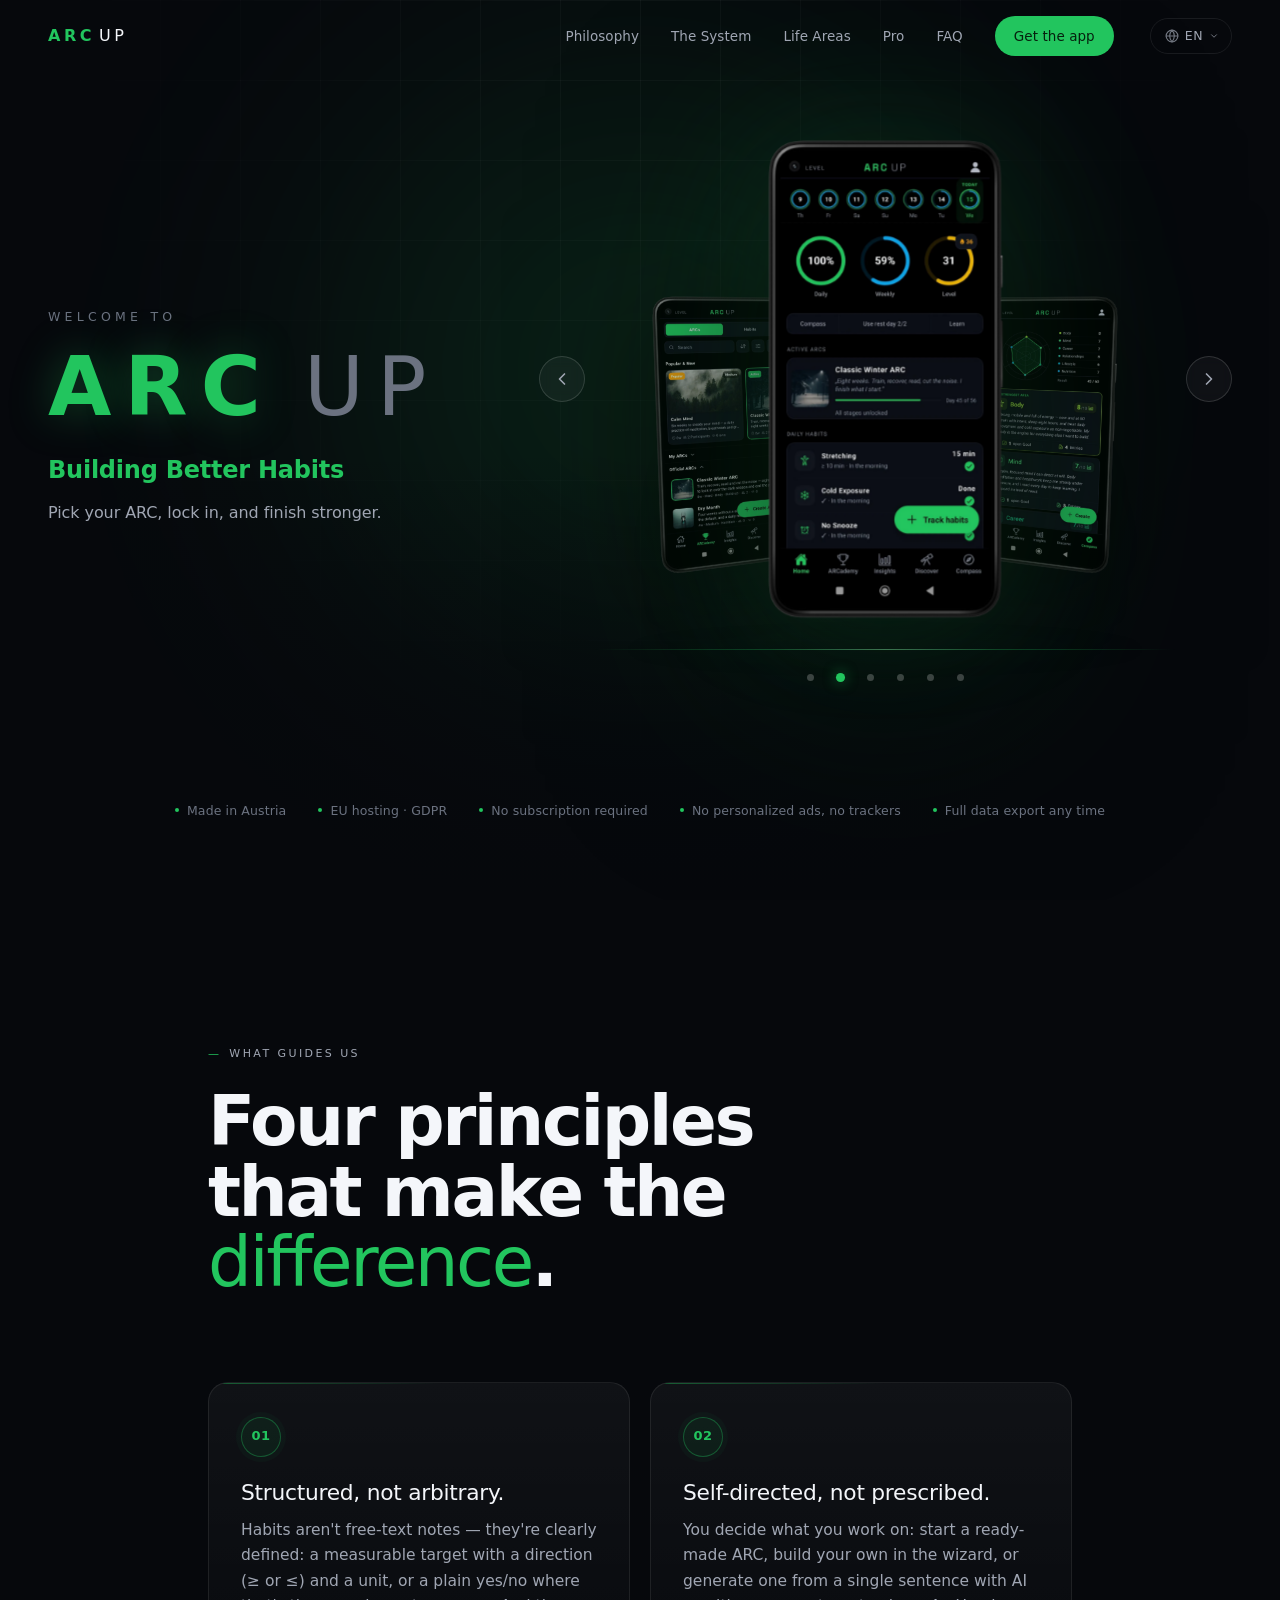
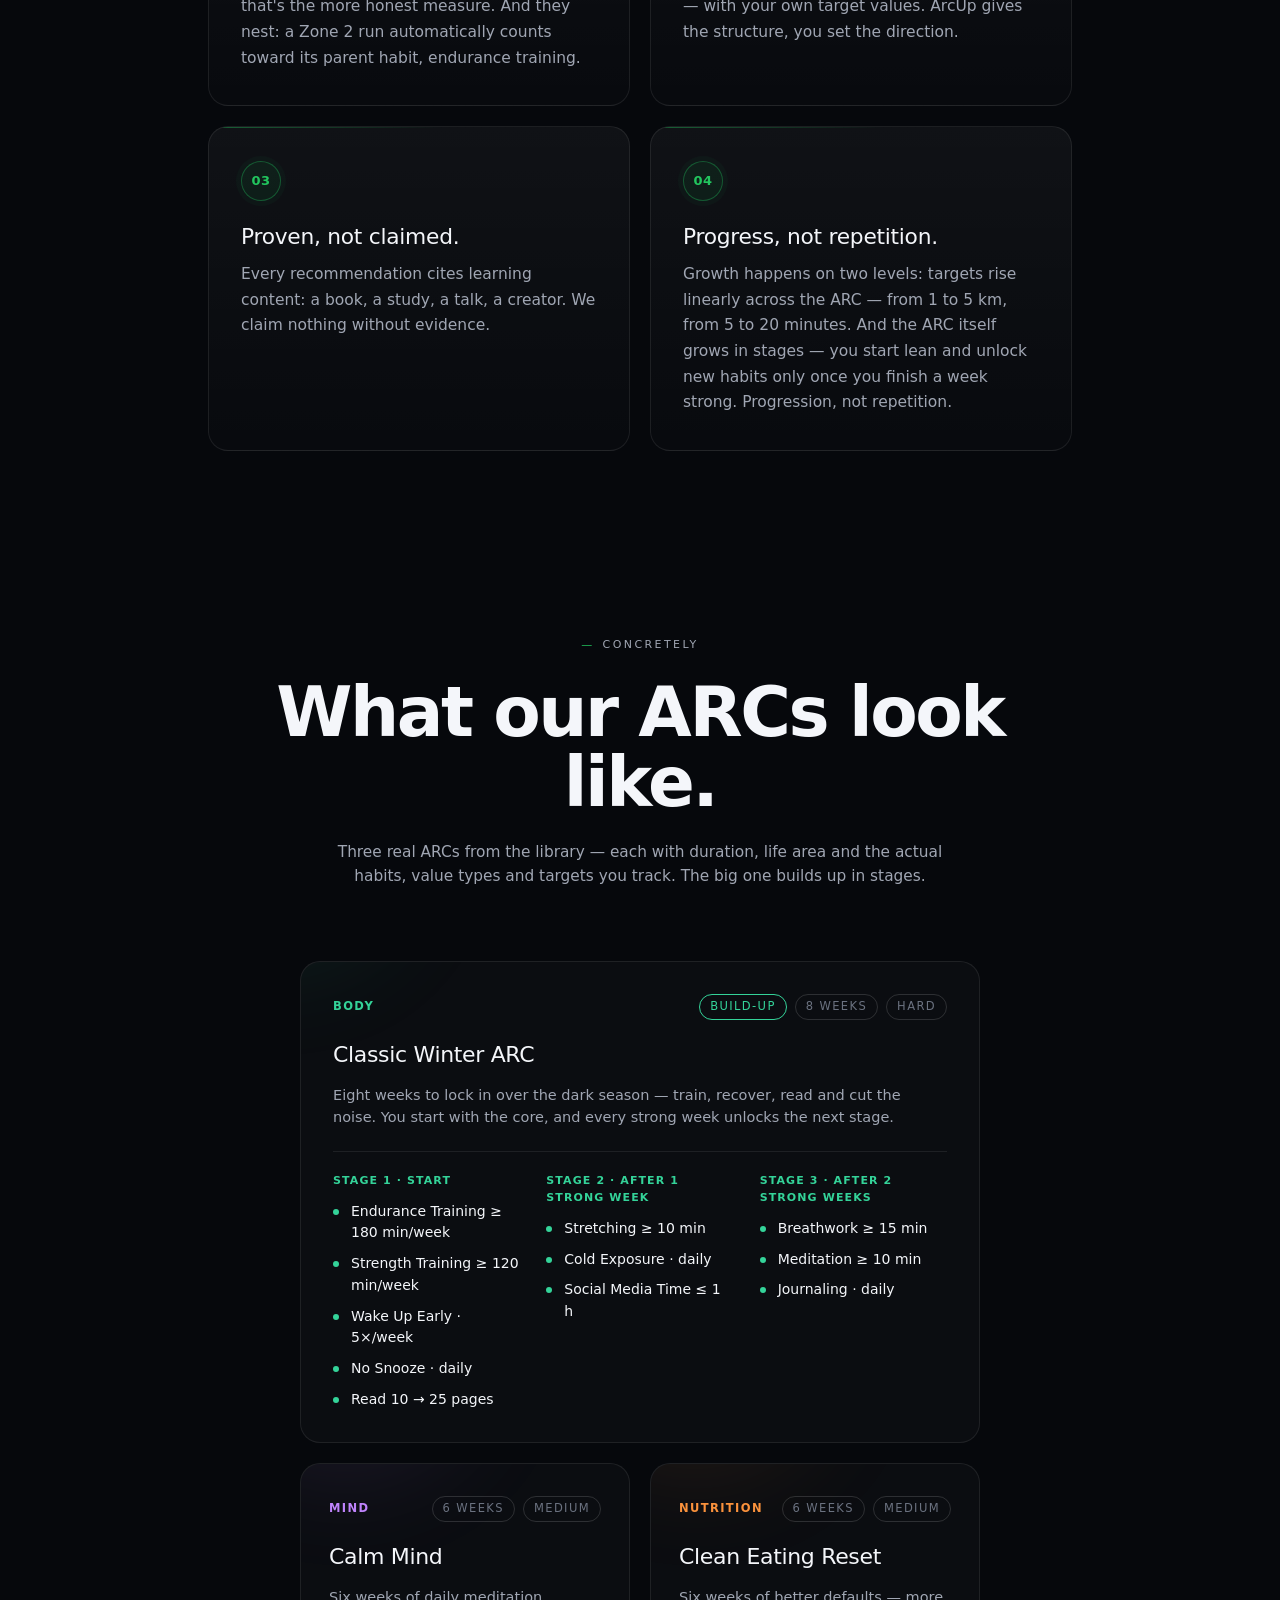
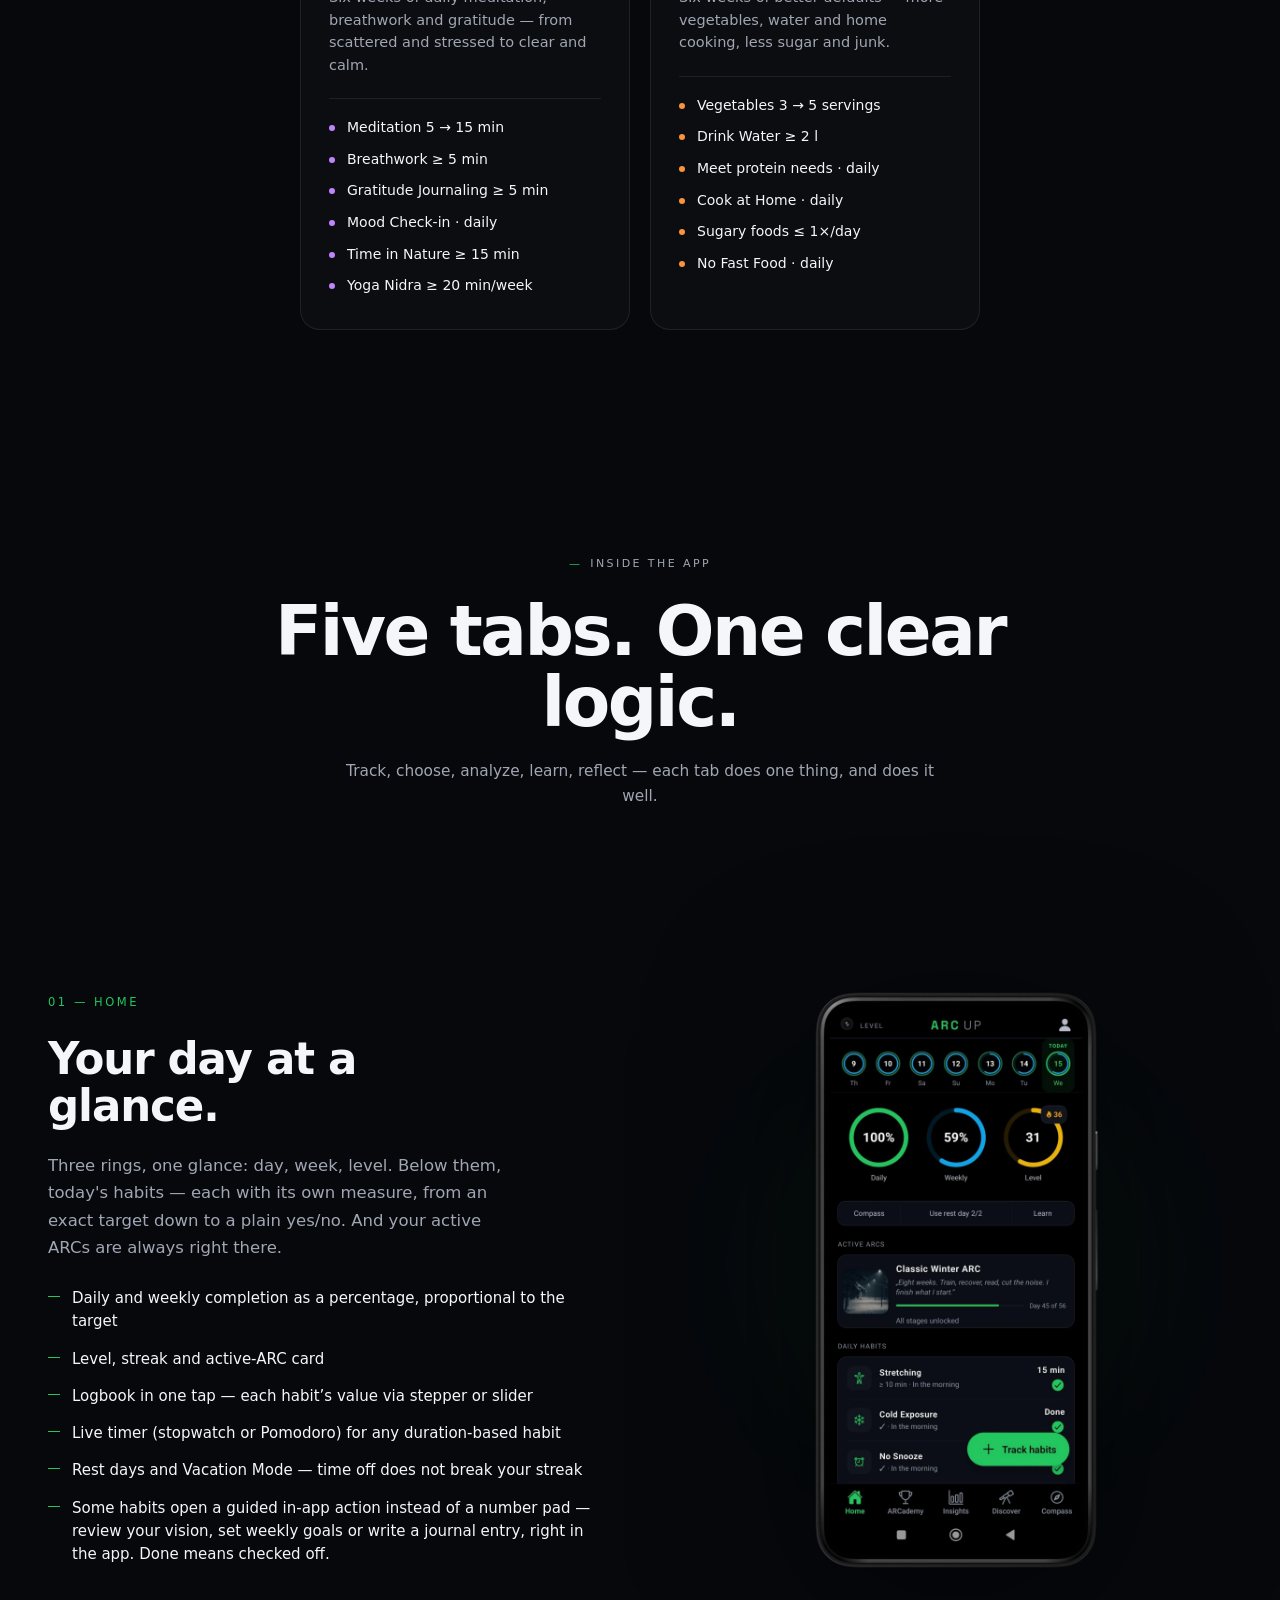
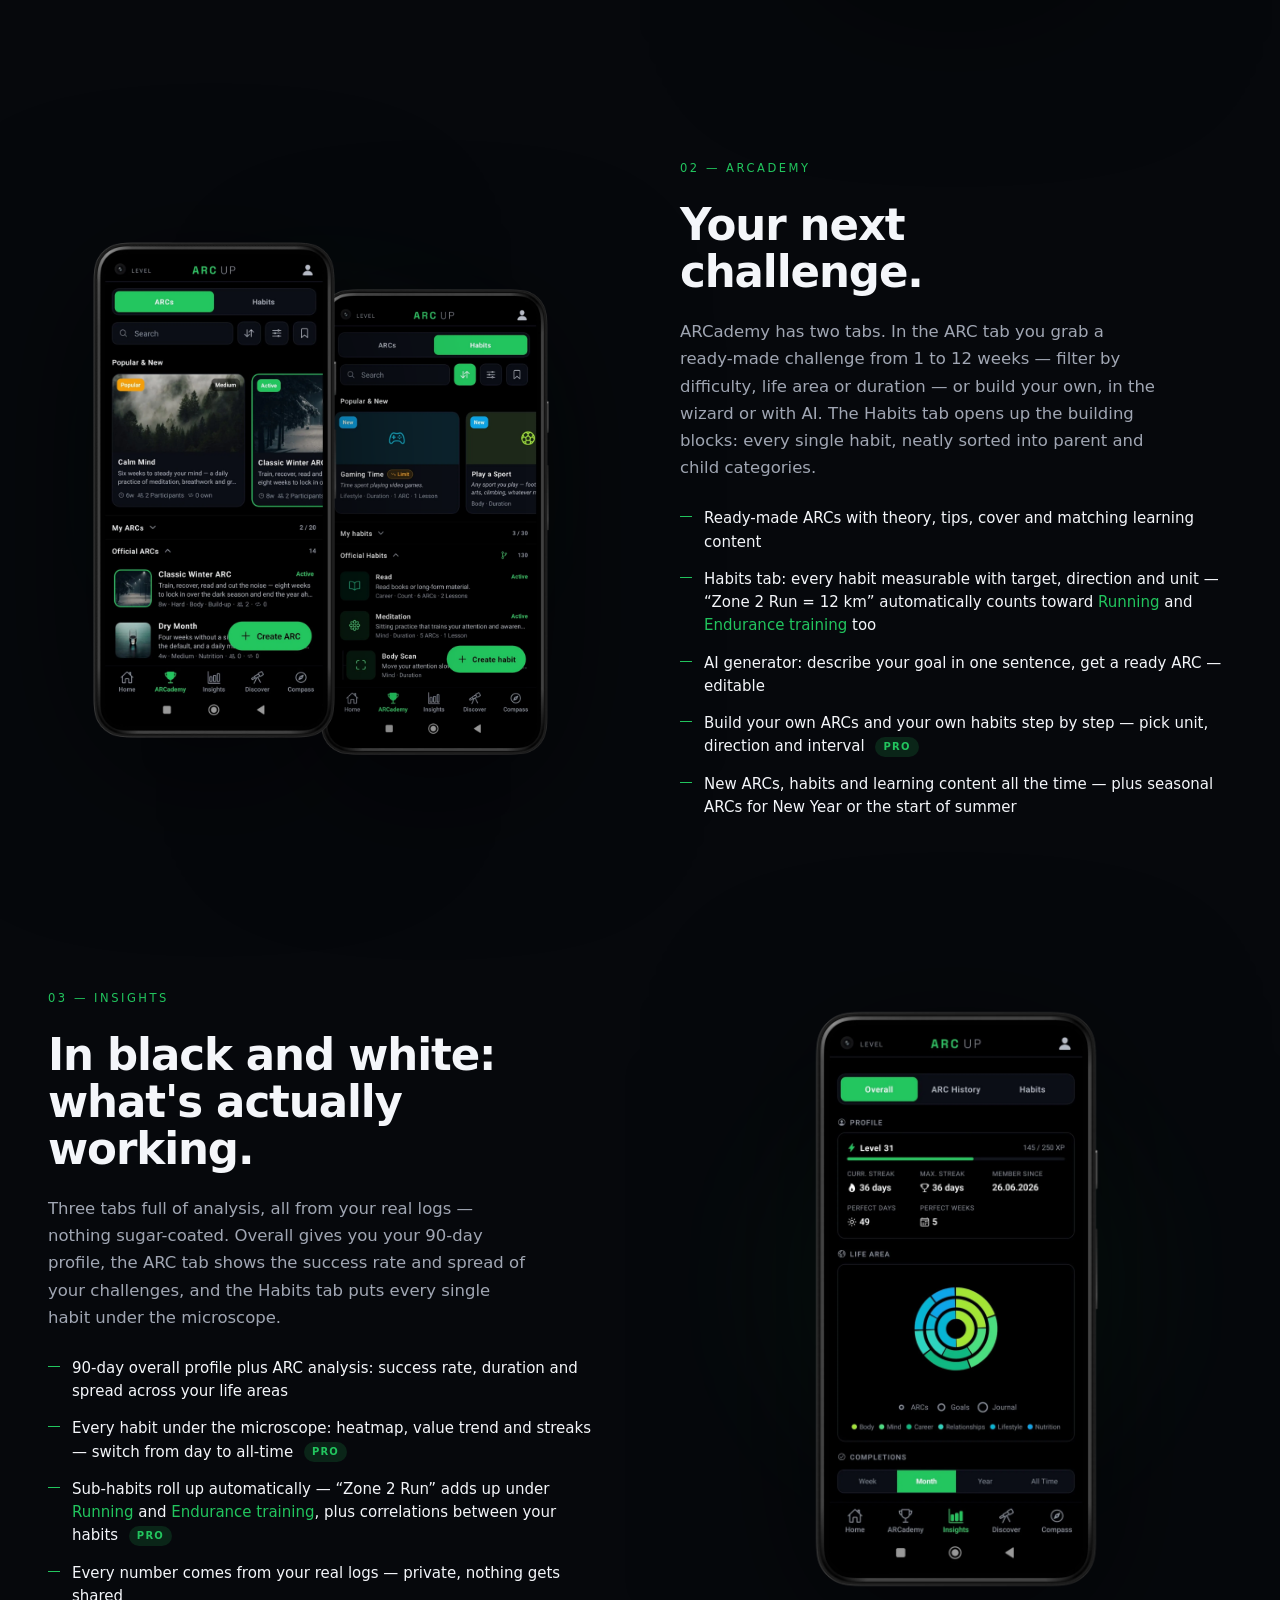
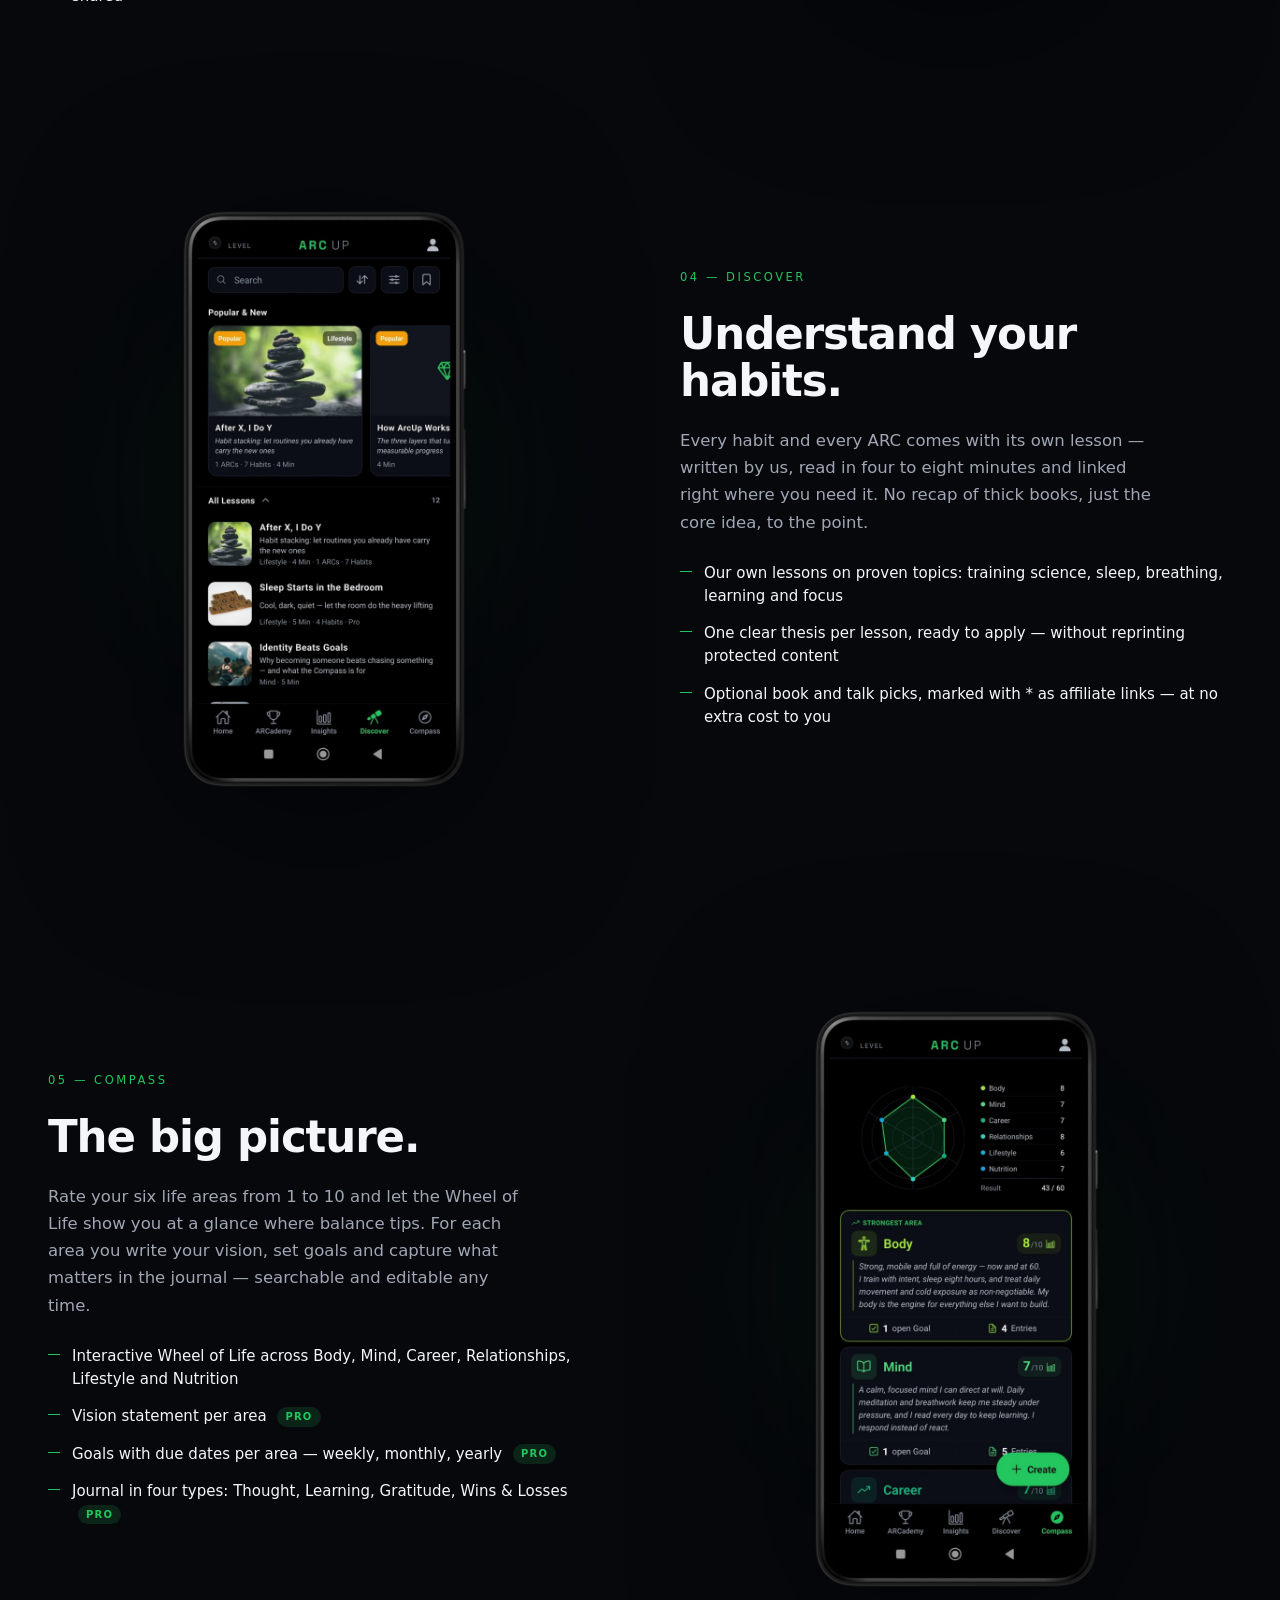
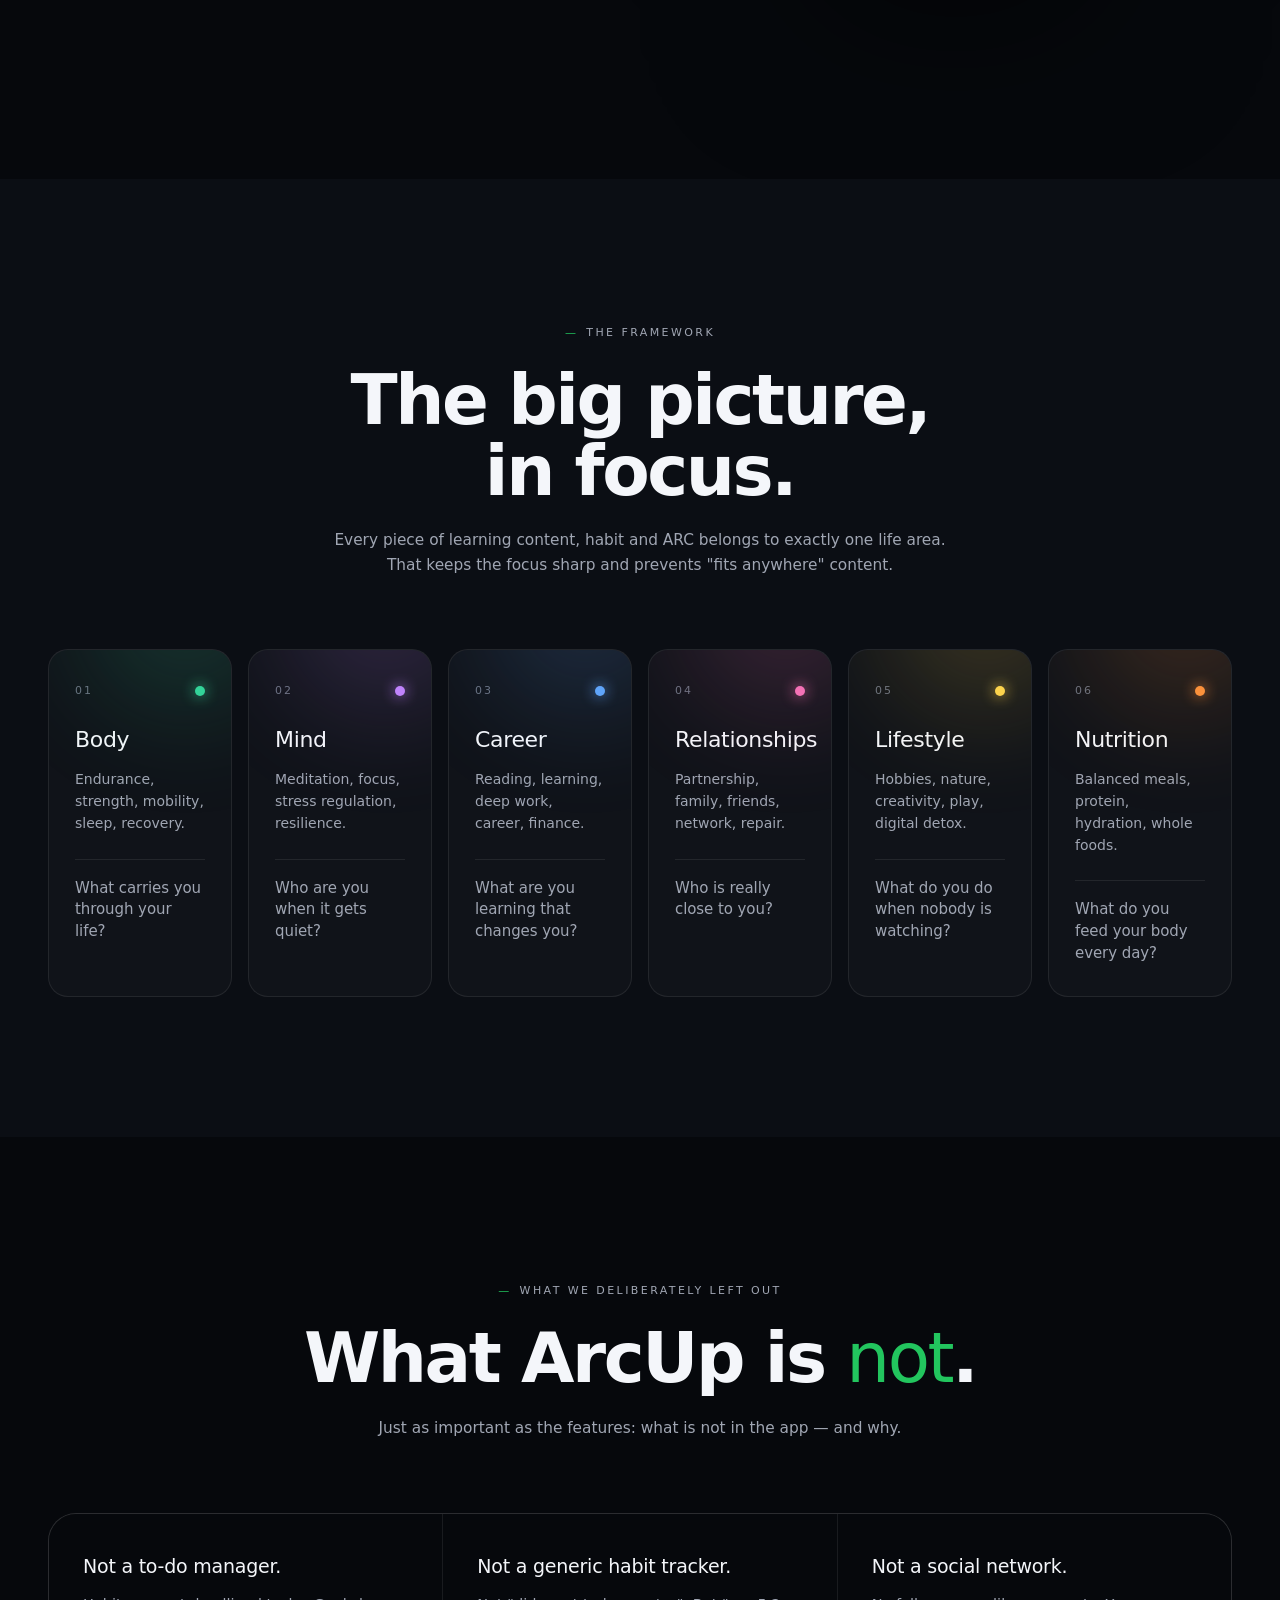
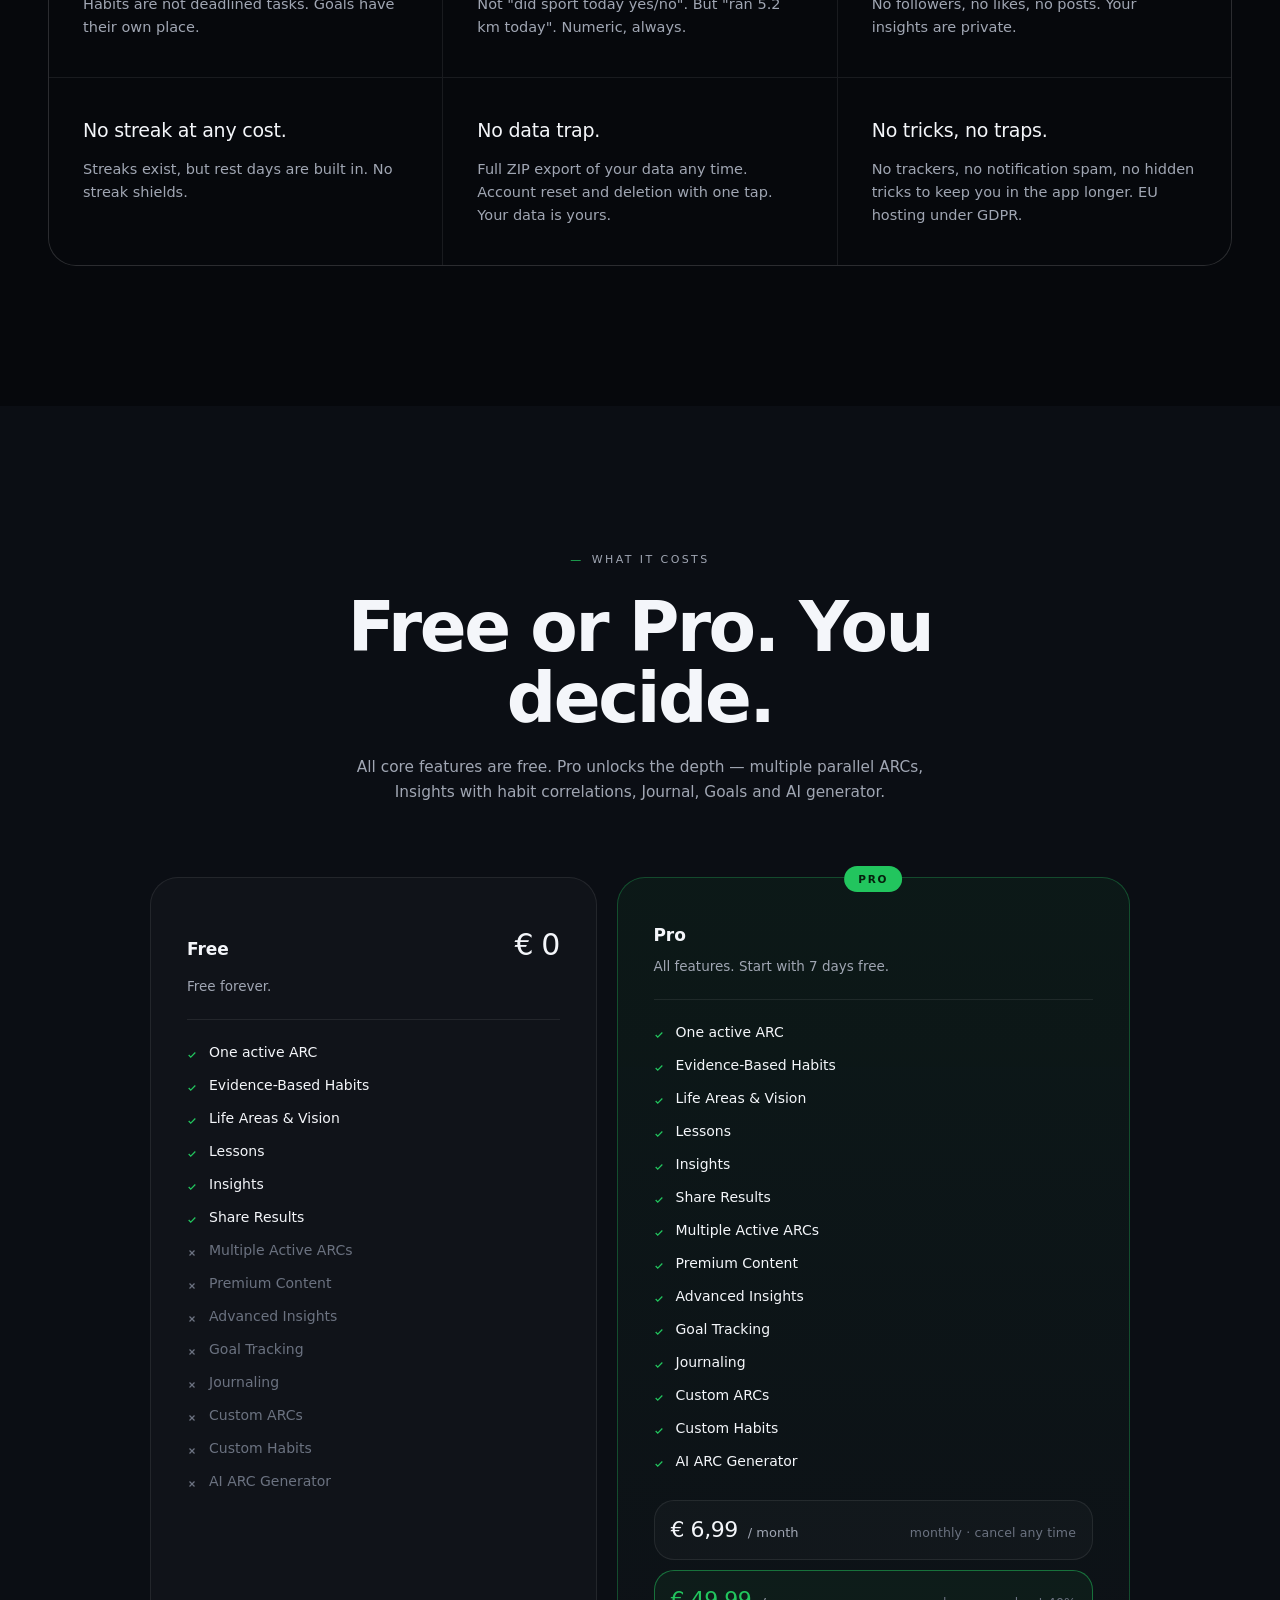
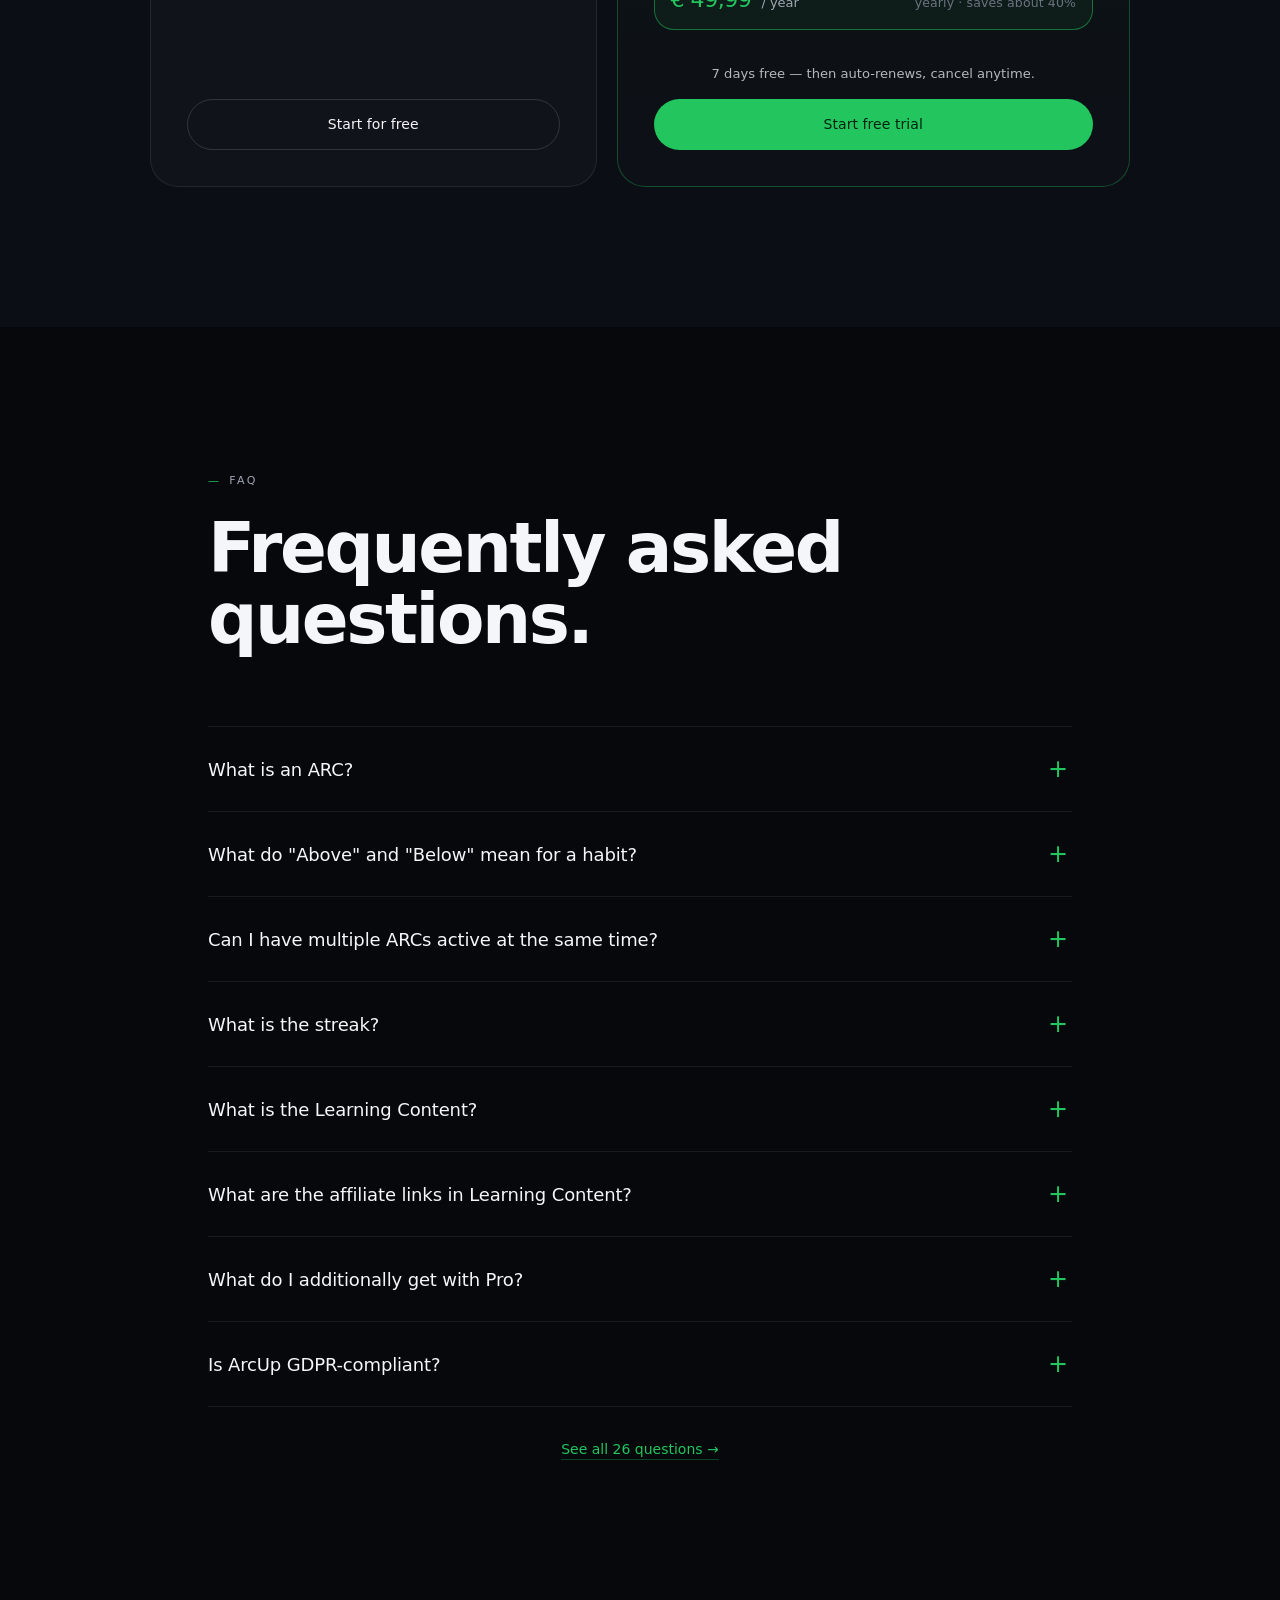
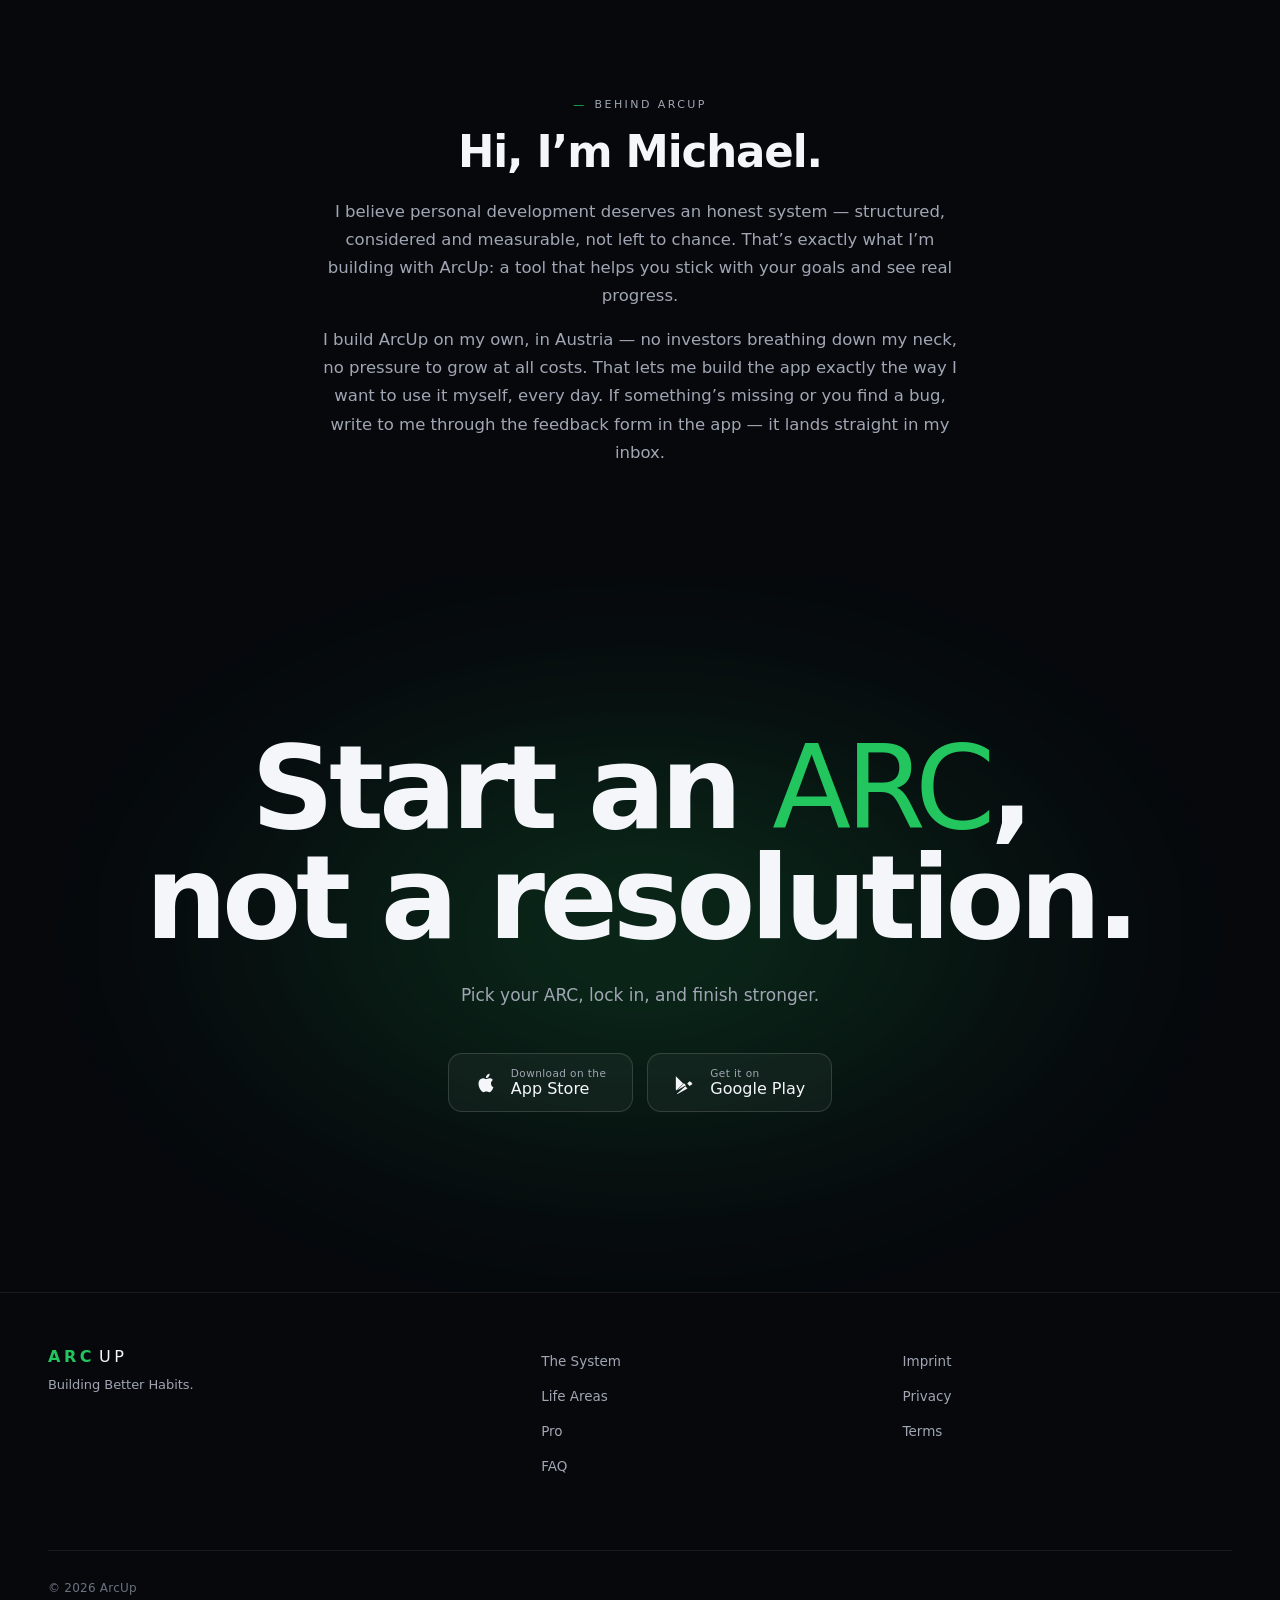
<file: index.html>
<!DOCTYPE html>
<html lang="de">
<head>
  <meta charset="UTF-8" />
  <meta name="viewport" content="width=device-width, initial-scale=1.0" />
  <script>(function(){try{var s=['de','en','es','fr','it'],l=localStorage.getItem('arcup-lang')||(navigator.language||'de').slice(0,2).toLowerCase();document.documentElement.lang=s.indexOf(l)>-1?l:'de';}catch(e){}})();</script>
  <title>ArcUp — Building Better Habits</title>
  <meta name="description" content="Pick your ARC, lock in, and finish stronger. ArcUp macht aus großen Zielen messbare Schritte — Tag für Tag, in sechs Lebensbereichen." />
  <meta name="theme-color" content="#06080C" />
  <link rel="icon" href="/favicon.ico" sizes="any" />
  <link rel="icon" type="image/png" href="./assets/favicon.png?v=2" />
  <link rel="apple-touch-icon" href="./assets/icon.png?v=2" />

  <meta property="og:site_name" content="ArcUp" />
  <meta property="og:title" content="ArcUp — Building Better Habits" />
  <meta property="og:description" content="Verbinde deine Vision mit deinem Alltag: ArcUp macht aus großen Zielen messbare Schritte — Tag für Tag, in sechs Lebensbereichen." />
  <meta property="og:type" content="website" />
  <meta property="og:url" content="https://arc-up.com/" />
  <meta property="og:image" content="https://arc-up.com/assets/og-image.png" />
  <meta property="og:image:width" content="1200" />
  <meta property="og:image:height" content="630" />
  <meta property="og:image:alt" content="ArcUp — Building Better Habits" />

  <meta name="twitter:card" content="summary_large_image" />
  <meta name="twitter:title" content="ArcUp — Building Better Habits" />
  <meta name="twitter:description" content="Verbinde deine Vision mit deinem Alltag: ArcUp macht aus großen Zielen messbare Schritte — Tag für Tag, in sechs Lebensbereichen." />
  <meta name="twitter:image" content="https://arc-up.com/assets/og-image.png" />

  <link rel="preload" href="assets/fonts/geist-latin.woff2" as="font" type="font/woff2" crossorigin />

  <link rel="stylesheet" href="css/styles.css" />
  <link rel="stylesheet" href="css/i18n.css" />

  <script type="application/ld+json">
  {
    "@context": "https://schema.org",
    "@type": "WebSite",
    "name": "ArcUp",
    "url": "https://arc-up.com/"
  }
  </script>
</head>
<body>

<!-- ════════════ NAV ════════════ -->
<nav id="nav">
  <div class="container nav-inner">
    <a href="index.html" class="nav-brand" data-i18n-attr-aria-label="nav.home" aria-label="ArcUp Startseite">
      <span class="brand-mark">
        <span class="brand-arc">ARC</span><span class="brand-up">UP</span>
      </span>
    </a>
    <ul class="nav-links" id="navLinks">
      <li><a href="#philosophy" data-i18n="nav.philosophy">Philosophie</a></li>
      <li><a href="#system" data-i18n="nav.system">Das System</a></li>
      <li><a href="#areas" data-i18n="nav.areas">Lebensbereiche</a></li>
      <li><a href="#pricing" data-i18n="nav.pricing">Pro</a></li>
      <li><a href="#faq" data-i18n="nav.faq">FAQ</a></li>
      <li><a href="#download" class="btn btn-pill" data-i18n="nav.download">App laden</a></li>
      <li><div data-lang-switcher></div></li>
    </ul>
    <button class="nav-toggle" id="navToggle" data-i18n-attr-aria-label="nav.menu" aria-label="Menü öffnen">
      <span></span><span></span><span></span>
    </button>
  </div>
</nav>

<!-- ════════════ HERO ════════════ -->
<header class="hero">
  <div class="hero-bg" aria-hidden="true">
    <div class="hero-grid-lines"></div>
  </div>

  <div class="hero-split">

    <div class="hero-copy">
      <span class="hero-kicker" data-i18n="hero.kicker">Willkommen bei</span>

      <h1 class="hero-brand">
        <span class="hero-brand-arc">ARC</span><span class="hero-brand-up">UP</span>
      </h1>

      <p class="hero-tagline" data-i18n="hero.tagline">Building Better Habits</p>

      <p class="hero-sub" data-i18n-html="hero.sub">
        Pick your ARC, lock in, and finish stronger.
      </p>
    </div>

    <div class="hero-showcase">
      <div class="hero-stage-shell">
    <button type="button" class="hero-stage-arrow hero-stage-arrow--prev" id="heroPrev" data-i18n-attr-aria-label="hero.prev" aria-label="Vorheriger Screenshot">
      <svg width="20" height="20" viewBox="0 0 24 24" fill="none" stroke="currentColor" stroke-width="2" stroke-linecap="round" stroke-linejoin="round" aria-hidden="true"><path d="M15 18l-6-6 6-6"/></svg>
    </button>

    <div class="hero-stage" id="heroStage" aria-hidden="false">
      <div class="hero-stage-glow"></div>
      <img src="./assets/marketing_new/2_ARCPage_ARCs-portrait.webp" data-i18n-attr-alt="hero.altARCs" alt="ARCademy — ausgewählte ARCs" class="hero-phone hero-phone--left" />
      <img src="./assets/marketing_new/1_Homepage-portrait.webp" data-i18n-attr-alt="hero.altHome" alt="ArcUp Home — Tageserfüllung, Wochenerfüllung, Level und aktive ARCs" class="hero-phone hero-phone--center" fetchpriority="high" />
      <img src="./assets/marketing_new/6_Compass-portrait.webp" data-i18n-attr-alt="hero.altRef" alt="Compass — Lebensrad" class="hero-phone hero-phone--right" />
      <img src="./assets/marketing_new/3_ARCPage_Habits-portrait.webp" data-i18n-attr-alt="hero.altHabits" alt="ARCademy — Gewohnheiten-Bibliothek" class="hero-phone hero-phone--hidden" fetchpriority="low" />
      <img src="./assets/marketing_new/4_Insights-portrait.webp" data-i18n-attr-alt="hero.altInsights" alt="Insights — Level, Streak und Statistiken der Lebensbereiche" class="hero-phone hero-phone--hidden" fetchpriority="low" />
      <img src="./assets/marketing_new/5_Discover-portrait.webp" data-i18n-attr-alt="hero.altDiscover" alt="Discover — Lerninhalte und Lektionen" class="hero-phone hero-phone--hidden" fetchpriority="low" />
    </div>

        <button type="button" class="hero-stage-arrow hero-stage-arrow--next" id="heroNext" data-i18n-attr-aria-label="hero.next" aria-label="Nächster Screenshot">
          <svg width="20" height="20" viewBox="0 0 24 24" fill="none" stroke="currentColor" stroke-width="2" stroke-linecap="round" stroke-linejoin="round" aria-hidden="true"><path d="M9 6l6 6-6 6"/></svg>
        </button>
      </div>

      <div class="hero-stage-dots">
        <button type="button" class="hero-stage-dot" data-i18n-attr-aria-label="hero.altARCs" aria-label="ARCademy — ausgewählte ARCs"></button>
        <button type="button" class="hero-stage-dot is-active" data-i18n-attr-aria-label="hero.altHome" aria-label="ArcUp Home — Tageserfüllung, Wochenerfüllung, Level und aktive ARCs"></button>
        <button type="button" class="hero-stage-dot" data-i18n-attr-aria-label="hero.altRef" aria-label="Compass — Lebensrad"></button>
        <button type="button" class="hero-stage-dot" data-i18n-attr-aria-label="hero.altHabits" aria-label="ARCademy — Gewohnheiten-Bibliothek"></button>
        <button type="button" class="hero-stage-dot" data-i18n-attr-aria-label="hero.altInsights" aria-label="Insights — Level, Streak und Statistiken der Lebensbereiche"></button>
        <button type="button" class="hero-stage-dot" data-i18n-attr-aria-label="hero.altDiscover" aria-label="Discover — Lerninhalte und Lektionen"></button>
      </div>
    </div>
  </div>

  <ul class="hero-trust">
    <li><span class="dot"></span><span data-i18n="hero.trust1">Made in Austria</span></li>
    <li><span class="dot"></span><span data-i18n="hero.trust2">EU-Hosting · DSGVO</span></li>
    <li><span class="dot"></span><span data-i18n="hero.trust3">Kein Abo-Zwang</span></li>
    <li><span class="dot"></span><span data-i18n="hero.trust4">Keine personalisierte Werbung, keine Tracker</span></li>
    <li><span class="dot"></span><span data-i18n="hero.trust5">Voller Datenexport jederzeit</span></li>
  </ul>
</header>

<!-- ════════════ PRINZIPIEN ════════════ -->
<section class="section philosophy" id="philosophy">
  <div class="container narrow manifesto">
    <span class="overline" data-i18n="mani.overline">Was uns leitet</span>
    <h2 class="display-md" data-i18n-html="mani.title">
      Vier Prinzipien,<br />
      die den <em>Unterschied</em> machen.
    </h2>

    <div class="principles">
      <div class="principle">
        <span class="principle-num">01</span>
        <h3 data-i18n="p1.h">Strukturiert statt beliebig.</h3>
        <p data-i18n="p1.b">Gewohnheiten sind keine Freitext-Notizen, sondern klar definiert: ein messbarer Zielwert mit Richtung (≥ oder ≤) und Einheit — oder ein klares Ja/Nein, wo das der ehrlichere Maßstab ist. Und sie bauen aufeinander auf — ein Zone-2-Lauf zählt automatisch auch für die übergeordnete Gewohnheit Ausdauertraining.</p>
      </div>
      <div class="principle">
        <span class="principle-num">02</span>
        <h3 data-i18n="p2.h">Selbstbestimmt statt vorgeschrieben.</h3>
        <p data-i18n="p2.b">Du entscheidest, woran du arbeitest: einen fertigen ARC starten, im Assistenten einen eigenen bauen oder per KI aus einem Satz generieren — mit deinen Zielwerten. ArcUp gibt die Struktur, die Richtung gibst du.</p>
      </div>
      <div class="principle">
        <span class="principle-num">03</span>
        <h3 data-i18n="p3.h">Belegt statt behauptet.</h3>
        <p data-i18n="p3.b">Jede Empfehlung beruht auf einem belegbaren Lerninhalt — Buch, Studie, Vortrag oder eigene Recherche. Wir behaupten nichts, was wir nicht stützen können.</p>
      </div>
      <div class="principle">
        <span class="principle-num">04</span>
        <h3 data-i18n="p4.h">Steigern statt wiederholen.</h3>
        <p data-i18n="p4.b">Wachstum passiert auf zwei Ebenen: Zielwerte steigen linear über die ARC-Dauer — von 1 auf 5 km, von 5 auf 20 Minuten. Und der ARC selbst wächst in Stufen — du startest schlank und schaltest neue Gewohnheiten erst frei, wenn du eine Woche stark abschließt. Gesteigert, nicht wiederholt.</p>
      </div>
    </div>
  </div>
</section>

<!-- ════════════ ARC EXAMPLES — make the abstract concrete ════════════ -->
<section class="section arcs-examples">
  <div class="container">
    <div class="section-head section-head--center">
      <span class="overline" data-i18n="arcs.overline">Konkret</span>
      <h2 class="display-md" data-i18n="arcs.title">So sehen unsere ARCs aus.</h2>
      <p class="section-sub" data-i18n="arcs.sub">Drei reale ARCs aus der Sammlung — jeweils mit Dauer, Lebensbereich und den echten Gewohnheiten, Werttypen und Zielwerten, die du trackst. Der große baut sich in Stufen auf.</p>
    </div>

    <div class="arcs-grid arcs-grid--single">
      <article class="arc-example arc-example--featured arc-example--staged" style="--area: var(--body);">
        <div class="arc-meta">
          <span class="arc-area" data-i18n="arc1.area">Körper</span>
          <span class="arc-pills">
            <span class="arc-dur arc-stage-pill" data-i18n="arc1.badge">Stufenmodell</span>
            <span class="arc-dur" data-i18n="arc1.dur">8 Wochen</span>
            <span class="arc-dur arc-diff" data-i18n="arc1.diff">Schwer</span>
          </span>
        </div>
        <h3 data-i18n="arc1.h">Classic Winter ARC</h3>
        <p data-i18n="arc1.b">Acht Wochen Lock-in für die dunkle Jahreszeit — trainieren, erholen, lesen und Ablenkung rausschneiden. Du startest mit dem Kern, und jede starke Woche schaltet die nächste Stufe frei.</p>
        <div class="arc-stages">
          <div class="arc-stage">
            <span class="arc-stage-label" data-i18n="arc1.s1">Stufe 1 · Start</span>
            <ul class="arc-habits">
              <li data-i18n="arc1.h1">Ausdauertraining ≥ 180 min/Woche</li>
              <li data-i18n="arc1.h2">Krafttraining ≥ 120 min/Woche</li>
              <li data-i18n="arc1.h3">Früh aufstehen · 5×/Woche</li>
              <li data-i18n="arc1.h4">Kein Snooze · täglich</li>
              <li data-i18n="arc1.h5">Lesen 10 → 25 Seiten</li>
            </ul>
          </div>
          <div class="arc-stage">
            <span class="arc-stage-label" data-i18n="arc1.s2">Stufe 2 · nach 1 starken Woche</span>
            <ul class="arc-habits">
              <li data-i18n="arc1.h6">Dehnen ≥ 10 min</li>
              <li data-i18n="arc1.h7">Kältereiz · täglich</li>
              <li data-i18n="arc1.h8">Social-Media-Zeit ≤ 1 h</li>
            </ul>
          </div>
          <div class="arc-stage">
            <span class="arc-stage-label" data-i18n="arc1.s3">Stufe 3 · nach 2 starken Wochen</span>
            <ul class="arc-habits">
              <li data-i18n="arc1.h9">Atemübungen ≥ 15 min</li>
              <li data-i18n="arc1.h10">Meditation ≥ 10 min</li>
              <li data-i18n="arc1.h11">Tagebuch schreiben · täglich</li>
            </ul>
          </div>
        </div>
      </article>
    </div>

    <div class="arcs-grid arcs-grid--two">
      <article class="arc-example" style="--area: var(--mind);">
        <div class="arc-meta">
          <span class="arc-area" data-i18n="arc2.area">Geist</span>
          <span class="arc-pills">
            <span class="arc-dur" data-i18n="arc2.dur">6 Wochen</span>
            <span class="arc-dur arc-diff" data-i18n="arc2.diff">Mittel</span>
          </span>
        </div>
        <h3 data-i18n="arc2.h">Ruhiger Geist</h3>
        <p data-i18n="arc2.b">Sechs Wochen tägliche Praxis aus Meditation, Atmung und Dankbarkeit — von zerstreut und gestresst zu klar und ruhig.</p>
        <ul class="arc-habits">
          <li data-i18n="arc2.h1">Meditation 5 → 15 min</li>
          <li data-i18n="arc2.h2">Atemübungen ≥ 5 min</li>
          <li data-i18n="arc2.h3">Dankbarkeitstagebuch ≥ 5 min</li>
          <li data-i18n="arc2.h4">Stimmungscheck · täglich</li>
          <li data-i18n="arc2.h5">Zeit in der Natur ≥ 15 min</li>
          <li data-i18n="arc2.h6">Yoga Nidra ≥ 20 min/Woche</li>
        </ul>
      </article>

      <article class="arc-example" style="--area: var(--nutrition);">
        <div class="arc-meta">
          <span class="arc-area" data-i18n="arc3.area">Ernährung</span>
          <span class="arc-pills">
            <span class="arc-dur" data-i18n="arc3.dur">6 Wochen</span>
            <span class="arc-dur arc-diff" data-i18n="arc3.diff">Mittel</span>
          </span>
        </div>
        <h3 data-i18n="arc3.h">Ernährungs-Neustart</h3>
        <p data-i18n="arc3.b">Sechs Wochen für bessere Standards — mehr Gemüse, Wasser und selbst kochen, weniger Zucker und Fertigkost.</p>
        <ul class="arc-habits">
          <li data-i18n="arc3.h1">Gemüse 3 → 5 Portionen</li>
          <li data-i18n="arc3.h2">Wasser trinken ≥ 2 l</li>
          <li data-i18n="arc3.h3">Proteinbedarf decken · täglich</li>
          <li data-i18n="arc3.h4">Zu Hause kochen · täglich</li>
          <li data-i18n="arc3.h5">Zuckerhaltiges ≤ 1×/Tag</li>
          <li data-i18n="arc3.h6">Kein Fast Food · täglich</li>
        </ul>
      </article>
    </div>

  </div>
</section>

<!-- ════════════ THE SYSTEM — 5 cinematic screen showcases ════════════ -->
<section class="section showcases" id="system">

  <div class="container">
    <div class="section-head section-head--center">
      <span class="overline" data-i18n="sys.overline">In der App</span>
      <h2 class="display-md" data-i18n="sys.title">Fünf Tabs. Eine klare Logik.</h2>
      <p class="section-sub" data-i18n="sys.sub">Tracken, wählen, auswerten, lernen, reflektieren — jeder Tab macht genau eine Sache, dafür richtig.</p>
    </div>
  </div>

  <!-- 01 — HOME -->
  <div class="showcase">
    <div class="container showcase-inner">
      <div class="showcase-copy">
        <div class="showcase-num" data-i18n="sc1.num">01 — Home</div>
        <h3 class="display-sm" data-i18n="sc1.h">Dein Tag auf einen Blick.</h3>
        <p data-i18n="sc1.b">Drei Ringe, ein Blick: Tag, Woche, Level. Darunter deine Gewohnheiten für heute — jede mit ihrem eigenen Maßstab, vom genauen Zielwert bis zum simplen Ja/Nein. Und deine aktiven ARCs hast du immer dabei.</p>
        <ul class="copy-list">
          <li data-i18n="sc1.li1">Tages- und Wochenerfüllung als Prozent, proportional zum Zielwert</li>
          <li data-i18n="sc1.li2">Level, Streak und aktive ARC-Karte</li>
          <li data-i18n="sc1.li3">Logbuch in einem Tap — Tageswert je Gewohnheit per Schrittwähler oder Schieberegler</li>
          <li data-i18n="sc1.li4">Live-Timer (Stoppuhr oder Pomodoro) für alle Dauer-Gewohnheiten</li>
          <li data-i18n="sc1.li5">Ruhetage und Urlaubsmodus — Auszeiten brechen deinen Streak nicht</li>
          <li data-i18n="sc1.li6">Manche Gewohnheiten öffnen beim Eintragen eine geführte Aktion statt eines Zahlenfelds — Vision überprüfen, Wochenziele setzen oder einen Tagebucheintrag schreiben, direkt in der App. Erledigt heißt abgehakt.</li>
        </ul>
      </div>
      <div class="showcase-art">
        <img src="./assets/marketing_new/1_Homepage-portrait.webp" data-i18n-attr-alt="sc1.alt" alt="ArcUp Home — Tages-, Wochen- und Level-Ringe mit aktivem Classic Winter ARC" />
      </div>
    </div>
  </div>

  <!-- 02 — ARCademy · ARCs + Gewohnheiten -->
  <div class="showcase showcase--reverse">
    <div class="container showcase-inner">
      <div class="showcase-copy">
        <div class="showcase-num" data-i18n="sc2.num">02 — ARCademy</div>
        <h3 class="display-sm" data-i18n="sc2.h">Deine nächste Challenge.</h3>
        <p data-i18n="sc2.b">Die ARCademy hat zwei Tabs. Im ARC-Tab suchst du dir eine fertige Challenge von 1 bis 12 Wochen — filterbar nach Schwierigkeit, Lebensbereich und Dauer — oder du baust dir selbst eine, im Assistenten oder per KI. Der Gewohnheiten-Tab öffnet die Bausteine dahinter: jede einzelne Gewohnheit, sauber in Ober- und Unterkategorien sortiert.</p>
        <ul class="copy-list">
          <li data-i18n="sc2.li1">Fertige ARCs mit Theorie, Tipps, Titelbild und passendem Lerninhalt</li>
          <li data-i18n-html="sc2.li2">Gewohnheiten-Tab: jede Gewohnheit messbar mit Ziel, Richtung und Einheit — „Zone 2 Laufen = 12 km" zählt automatisch auch für <em>Laufen</em> und <em>Ausdauertraining</em></li>
          <li data-i18n="sc2.li3">KI-Generator: Ziel in einem Satz beschreiben, fertigen ARC bekommen — editierbar</li>
          <li data-i18n-html="sc2.li4">Eigene ARCs und eigene Gewohnheiten Schritt für Schritt bauen — Einheit, Richtung und Intervall frei wählen <span class="pro-pill">Pro</span></li>
          <li data-i18n="sc2.li5">Ständig neue ARCs, Gewohnheiten und Lerninhalte — dazu saisonale ARCs zum Jahreswechsel oder Sommerstart</li>
        </ul>
      </div>
      <div class="showcase-art showcase-art--duo">
        <img src="./assets/marketing_new/2_ARCPage_ARCs-portrait.webp" data-i18n-attr-alt="sc2.alt" alt="ARCademy — ARC-Tab mit fertigen Challenges, Suche und Filter" />
        <img src="./assets/marketing_new/3_ARCPage_Habits-portrait.webp" data-i18n-attr-alt="sc2.alt2" alt="ARCademy — Gewohnheiten-Tab mit Ober- und Unterkategorien" />
      </div>
    </div>
  </div>

  <!-- 03 — Insights -->
  <div class="showcase">
    <div class="container showcase-inner">
      <div class="showcase-copy">
        <div class="showcase-num" data-i18n="sc3.num">03 — Insights</div>
        <h3 class="display-sm" data-i18n="sc3.h">Schwarz auf weiß, was wirklich läuft.</h3>
        <p data-i18n="sc3.b">Drei Tabs voller Auswertungen, alle aus deinen echten Logs — nichts geschönt. Overall gibt dir dein 90-Tage-Profil, der ARC-Tab zeigt Erfolgsquote und Verteilung deiner Challenges, und im Gewohnheiten-Tab nimmst du jede einzelne Gewohnheit unter die Lupe.</p>
        <ul class="copy-list">
          <li data-i18n="sc3.li1">Overall-Profil über 90 Tage plus ARC-Auswertung: Erfolgsquote, Dauer und Verteilung über deine Lebensbereiche</li>
          <li data-i18n-html="sc3.li2">Jede Gewohnheit einzeln unter der Lupe: Heatmap, Wert-Verlauf und Streaks — umschaltbar von Tag bis Gesamt <span class="pro-pill">Pro</span></li>
          <li data-i18n-html="sc3.li3">Unter-Gewohnheiten rollen automatisch hoch — „Zone 2 Laufen" summiert sich unter <em>Laufen</em> und <em>Ausdauertraining</em>, dazu Korrelationen zwischen deinen Gewohnheiten <span class="pro-pill">Pro</span></li>
          <li data-i18n="sc3.li4">Jede Zahl kommt aus deinen echten Logs — privat, nichts wird geteilt</li>
        </ul>
      </div>
      <div class="showcase-art">
        <img src="./assets/marketing_new/4_Insights-portrait.webp" data-i18n-attr-alt="sc3.alt" alt="Insights — Auswertungen aus deinen echten Logs" />
      </div>
    </div>
  </div>

  <!-- 04 — Discover · Lerninhalte -->
  <div class="showcase showcase--reverse">
    <div class="container showcase-inner">
      <div class="showcase-copy">
        <div class="showcase-num" data-i18n="sc4.num">04 — Discover</div>
        <h3 class="display-sm" data-i18n="sc4.h">Versteh deine Gewohnheiten.</h3>
        <p data-i18n="sc4.b">Zu jeder Gewohnheit und jedem ARC gehört ein eigener Lerninhalt — von uns geschrieben, in vier bis acht Minuten gelesen und genau dort verlinkt, wo du ihn brauchst. Kein Nacherzählen dicker Bücher, nur die Kernidee auf den Punkt.</p>
        <ul class="copy-list">
          <li data-i18n="sc4.li1">Eigene Lerninhalte zu erprobten Themen: Trainingswissenschaft, Schlaf, Atemtechnik, Lernen und Fokus</li>
          <li data-i18n="sc4.li2">Eine klare These pro Lerninhalt, sofort anwendbar — ohne geschützte Inhalte nachzudrucken</li>
          <li data-i18n="sc4.li3">Optionale Buch- und Talk-Tipps, mit * als Affiliate-Links markiert — ohne Mehrkosten für dich</li>
        </ul>
      </div>
      <div class="showcase-art">
        <img src="./assets/marketing_new/5_Discover-portrait.webp" data-i18n-attr-alt="sc4.alt" alt="Discover — Lerninhalte mit eigenen redaktionellen ArcUp-Texten" />
      </div>
    </div>
  </div>

  <!-- 05 — Compass -->
  <div class="showcase">
    <div class="container showcase-inner">
      <div class="showcase-copy">
        <div class="showcase-num" data-i18n="sc5.num">05 — Compass</div>
        <h3 class="display-sm" data-i18n="sc5.h">Das große Ganze.</h3>
        <p data-i18n="sc5.b">Bewerte deine sechs Lebensbereiche von 1 bis 10 und sieh im Lebensrad sofort, wo die Balance kippt. Zu jedem Bereich schreibst du deine Vision, setzt Ziele und hältst im Tagebuch fest, was zählt — durchsuchbar und jederzeit editierbar.</p>
        <ul class="copy-list">
          <li data-i18n="sc5.li1">Interaktives Lebensrad über Körper, Geist, Karriere, Beziehungen, Lebensstil und Ernährung</li>
          <li data-i18n-html="sc5.li2">Vision-Statement pro Bereich <span class="pro-pill">Pro</span></li>
          <li data-i18n-html="sc5.liGoals">Ziele mit Fälligkeit pro Bereich — wöchentlich, monatlich, jährlich <span class="pro-pill">Pro</span></li>
          <li data-i18n-html="sc5.li3">Tagebuch in vier Typen: Gedanke, Lernen, Dankbarkeit, Erfolge &amp; Verluste <span class="pro-pill">Pro</span></li>
        </ul>
      </div>
      <div class="showcase-art">
        <img src="./assets/marketing_new/6_Compass-portrait.webp" data-i18n-attr-alt="sc5.alt" alt="Compass — Lebensrad-Radar über deine Lebensbereiche" />
      </div>
    </div>
  </div>
</section>

<!-- ════════════ SIX LIFE AREAS ════════════ -->
<section class="section areas" id="areas">
  <div class="container">
    <div class="section-head section-head--center">
      <span class="overline" data-i18n="areas.overline">Der Rahmen</span>
      <h2 class="display-md" data-i18n-html="areas.title">Das große Ganze<br />im Blick.</h2>
      <p class="section-sub" data-i18n="areas.sub">Jeder Lerninhalt, jede Gewohnheit und jeder ARC gehört zu genau einem Lebensbereich. Das hält den Fokus klar und verhindert „passt-überall"-Inhalte.</p>
    </div>

    <div class="areas-grid">
      <article class="area" style="--area: var(--body);">
        <div class="area-head"><span class="area-num">01</span><span class="area-dot"></span></div>
        <h3 data-i18n="a1.h">Körper</h3>
        <p class="area-desc" data-i18n="a1.d">Ausdauer, Kraft, Beweglichkeit, Schlaf, Erholung.</p>
        <p class="area-q" data-i18n="a1.q">Was trägt dich durch dein Leben?</p>
      </article>
      <article class="area" style="--area: var(--mind);">
        <div class="area-head"><span class="area-num">02</span><span class="area-dot"></span></div>
        <h3 data-i18n="a2.h">Geist</h3>
        <p class="area-desc" data-i18n="a2.d">Meditation, Fokus, Stress-Regulation, Resilienz.</p>
        <p class="area-q" data-i18n="a2.q">Wer bist du, wenn es leise wird?</p>
      </article>
      <article class="area" style="--area: var(--growth);">
        <div class="area-head"><span class="area-num">03</span><span class="area-dot"></span></div>
        <h3 data-i18n="a3.h">Karriere</h3>
        <p class="area-desc" data-i18n="a3.d">Lesen, Lernen, konzentriertes Arbeiten, Karriere, Finanzen.</p>
        <p class="area-q" data-i18n="a3.q">Was lernst du, das dich verändert?</p>
      </article>
      <article class="area" style="--area: var(--relationships);">
        <div class="area-head"><span class="area-num">04</span><span class="area-dot"></span></div>
        <h3 data-i18n="a4.h">Beziehungen</h3>
        <p class="area-desc" data-i18n="a4.d">Partnerschaft, Familie, Freunde, Netzwerk, Versöhnung.</p>
        <p class="area-q" data-i18n="a4.q">Wer wird dich vermissen, wenn du fehlst?</p>
      </article>
      <article class="area" style="--area: var(--leisure);">
        <div class="area-head"><span class="area-num">05</span><span class="area-dot"></span></div>
        <h3 data-i18n="a5.h">Lebensstil</h3>
        <p class="area-desc" data-i18n="a5.d">Hobbys, Natur, Kreativität, Spiel, digitale Auszeit.</p>
        <p class="area-q" data-i18n="a5.q">Was tust du, wenn niemand zusieht?</p>
      </article>
      <article class="area" style="--area: var(--nutrition);">
        <div class="area-head"><span class="area-num">06</span><span class="area-dot"></span></div>
        <h3 data-i18n="a6.h">Ernährung</h3>
        <p class="area-desc" data-i18n="a6.d">Ausgewogene Mahlzeiten, Protein, Hydration, Whole Foods.</p>
        <p class="area-q" data-i18n="a6.q">Was gibst du deinem Körper jeden Tag?</p>
      </article>
    </div>
  </div>
</section>

<!-- ════════════ NOT THIS ════════════ -->
<section class="section not-this">
  <div class="container">
    <div class="section-head section-head--center">
      <span class="overline" data-i18n="not.over">Was wir bewusst weggelassen haben</span>
      <h2 class="display-md" data-i18n-html="not.h">Was ArcUp <em>nicht</em> ist.</h2>
      <p class="section-sub" data-i18n="not.sub">Genauso wichtig wie die Features: was nicht in der App ist — und warum.</p>
    </div>

    <div class="not-grid">
      <div class="not-item">
        <h4 data-i18n="not1.h">Kein To-Do-Manager.</h4>
        <p data-i18n="not1.b">Gewohnheiten sind keine Aufgaben mit Deadline. Ziele haben einen eigenen Platz.</p>
      </div>
      <div class="not-item">
        <h4 data-i18n="not2.h">Kein generischer Gewohnheits-Tracker.</h4>
        <p data-i18n="not2.b">Ein generischer Tracker kennt nur „erledigt". ArcUp misst, wie viel — „5,2 km gelaufen" — und nutzt ein klares Ja/Nein nur dort, wo es der ehrlichere Maßstab ist.</p>
      </div>
      <div class="not-item">
        <h4 data-i18n="not3.h">Kein Social Network.</h4>
        <p data-i18n="not3.b">Keine Follower, keine Likes, keine Posts. Deine Insights sind privat.</p>
      </div>
      <div class="not-item">
        <h4 data-i18n="not4.h">Kein Streak um jeden Preis.</h4>
        <p data-i18n="not4.b">Streaks gibt es, aber Rest-Days sind eingebaut. Es gibt keine Streak-Shields.</p>
      </div>
      <div class="not-item">
        <h4 data-i18n="not5.h">Keine Datenfalle.</h4>
        <p data-i18n="not5.b">Voller ZIP-Export deiner Daten jederzeit. Konto-Reset und -Löschung mit einem Tap. Deine Daten gehören dir.</p>
      </div>
      <div class="not-item">
        <h4 data-i18n="not6.h">Keine Tricks, keine Fallen.</h4>
        <p data-i18n="not6.b">Keine Tracker, kein Notification-Spam, keine versteckten Fallen, die dich länger in der App halten. EU-Hosting nach DSGVO.</p>
      </div>
    </div>
  </div>
</section>

<!-- ════════════ PRICING ════════════ -->
<section class="section pricing" id="pricing">
  <div class="container">
    <div class="section-head section-head--center">
      <span class="overline" data-i18n="pr.over">Was es kostet</span>
      <h2 class="display-md" data-i18n="pr.h">Free oder Pro. Du entscheidest.</h2>
      <p class="section-sub" data-i18n="pr.sub">Alle Kernfunktionen sind kostenlos. Pro schaltet die Tiefe frei — mehrere parallele ARCs, Insights mit Gewohnheits-Korrelationen, Tagebuch, Ziele und KI-Generator.</p>
    </div>

    <div class="plans plans--two">
      <article class="plan">
        <div class="plan-head">
          <span class="plan-name" data-i18n="pr.free.name">Free</span>
          <span class="plan-price">€ 0</span>
        </div>
        <p class="plan-tag" data-i18n="pr.free.tag">Für immer kostenlos.</p>
        <ul class="plan-list">
          <li data-i18n="pf.oneActiveArc">Ein aktiver ARC</li>
          <li data-i18n="pf.evidenceBasedHabits">Fundierte Gewohnheiten</li>
          <li data-i18n="pf.lifeAreas">Lebensbereiche &amp; Vision</li>
          <li data-i18n="pf.lessons">Lerninhalte</li>
          <li data-i18n="pf.insights">Insights</li>
          <li data-i18n="pf.shareResults">Erfolge teilen</li>
          <li class="off" data-i18n="pf.multipleArcs">Mehrere aktive ARCs</li>
          <li class="off" data-i18n="pf.premiumContent">Premium-Inhalte</li>
          <li class="off" data-i18n="pf.advancedInsights">Erweiterte Insights</li>
          <li class="off" data-i18n="pf.goalTracking">Ziel-Tracking</li>
          <li class="off" data-i18n="pf.journaling">Tagebuch schreiben</li>
          <li class="off" data-i18n="pf.customArcs">Eigene ARCs</li>
          <li class="off" data-i18n="pf.customHabits">Eigene Gewohnheiten</li>
          <li class="off" data-i18n="pf.aiGenerator">KI-Generator für ARCs</li>
        </ul>
        <a href="#download" class="btn btn-ghost btn-block" data-i18n="pr.free.cta">Kostenlos starten</a>
      </article>

      <article class="plan plan--featured">
        <span class="plan-flag" data-i18n="pr.pro.flag">Pro</span>
        <div class="plan-head">
          <span class="plan-name" data-i18n="pr.pro.name">Pro</span>
        </div>
        <p class="plan-tag" data-i18n="pr.pro.tag">Alle Features. Starte mit 7 Tagen gratis.</p>

        <ul class="plan-list">
          <li data-i18n="pf.oneActiveArc">Ein aktiver ARC</li>
          <li data-i18n="pf.evidenceBasedHabits">Fundierte Gewohnheiten</li>
          <li data-i18n="pf.lifeAreas">Lebensbereiche &amp; Vision</li>
          <li data-i18n="pf.lessons">Lerninhalte</li>
          <li data-i18n="pf.insights">Insights</li>
          <li data-i18n="pf.shareResults">Erfolge teilen</li>
          <li data-i18n="pf.multipleArcs">Mehrere aktive ARCs</li>
          <li data-i18n="pf.premiumContent">Premium-Inhalte</li>
          <li data-i18n="pf.advancedInsights">Erweiterte Insights</li>
          <li data-i18n="pf.goalTracking">Ziel-Tracking</li>
          <li data-i18n="pf.journaling">Tagebuch schreiben</li>
          <li data-i18n="pf.customArcs">Eigene ARCs</li>
          <li data-i18n="pf.customHabits">Eigene Gewohnheiten</li>
          <li data-i18n="pf.aiGenerator">KI-Generator für ARCs</li>
        </ul>

        <ul class="plan-prices">
          <li>
            <span class="plan-price-amount">€ 6,99</span>
            <span class="plan-price-unit" data-i18n="pr.pro.monthly.unit">/ Monat</span>
            <span class="plan-price-label" data-i18n="pr.pro.monthly.label">monatlich · jederzeit kündbar</span>
          </li>
          <li class="plan-price-best">
            <span class="plan-price-amount">€ 49,99</span>
            <span class="plan-price-unit" data-i18n="pr.pro.yearly.unit">/ Jahr</span>
            <span class="plan-price-label" data-i18n="pr.pro.yearly.label">jährlich · spart ca. 40 %</span>
          </li>
        </ul>

        <p class="plan-trial" style="font-size:.82rem;opacity:.72;text-align:center;margin:.5rem 0 .9rem" data-i18n="pr.pro.trial">7 Tage gratis testen — danach automatische Verlängerung, jederzeit kündbar.</p>

        <a href="#download" class="btn btn-primary btn-block" data-i18n="pr.pro.cta">Gratis testen</a>
      </article>
    </div>
  </div>
</section>

<!-- ════════════ FAQ (curated highlights — full list on faq.html) ════════════ -->
<section class="section faq" id="faq">
  <div class="container narrow">
    <div class="section-head">
      <span class="overline" data-i18n="faq.over">FAQ</span>
      <h2 class="display-md" data-i18n="faq.h">Häufige Fragen.</h2>
    </div>

    <details class="qa">
      <summary data-i18n="faq03.q">Was ist ein ARC?</summary>
      <div class="qa-body" data-i18n-html="faq03.a"></div>
    </details>

    <details class="qa">
      <summary data-i18n="faq08.q">Was bedeutet „Above" und „Below" bei einer Gewohnheit?</summary>
      <div class="qa-body" data-i18n-html="faq08.a"></div>
    </details>

    <details class="qa">
      <summary data-i18n="faq11.q">Kann ich gleichzeitig mehrere ARCs aktiv haben?</summary>
      <div class="qa-body" data-i18n-html="faq11.a"></div>
    </details>

    <details class="qa">
      <summary data-i18n="faq16.q">Was ist der Streak?</summary>
      <div class="qa-body" data-i18n-html="faq16.a"></div>
    </details>

    <details class="qa">
      <summary data-i18n="faq19.q">Was sind die Lerninhalte?</summary>
      <div class="qa-body" data-i18n-html="faq19.a"></div>
    </details>

    <details class="qa">
      <summary data-i18n="faq21.q">Was sind die Affiliate-Links bei den Lerninhalten?</summary>
      <div class="qa-body" data-i18n-html="faq21.a"></div>
    </details>

    <details class="qa">
      <summary data-i18n="faq23.q">Was bekomme ich zusätzlich mit Pro?</summary>
      <div class="qa-body" data-i18n-html="faq23.a"></div>
    </details>

    <details class="qa">
      <summary data-i18n="faq37.q">Ist ArcUp DSGVO-konform?</summary>
      <div class="qa-body" data-i18n-html="faq37.a"></div>
    </details>

    <p class="faq-allcta">
      <a href="faq.html" data-i18n="faq.allCta">Alle 26 Fragen ansehen →</a>
    </p>
  </div>
</section>

<!-- ════════════ FOUNDER NOTE ════════════ -->
<section class="section founder">
  <div class="container narrow">
    <span class="overline" data-i18n="founder.over">Hinter ArcUp</span>
    <h2 class="display-sm" data-i18n="founder.h">Hi, ich bin Michael.</h2>
    <p data-i18n="founder.b1">Ich bin überzeugt: persönliche Entwicklung verdient ein ehrliches System — strukturiert, durchdacht und messbar, statt dem Zufall überlassen. Genau das baue ich mit ArcUp: ein Werkzeug, das dir hilft, an deinen Zielen dranzubleiben und echten Fortschritt zu sehen.</p>
    <p data-i18n="founder.b2">Ich entwickle ArcUp allein, in Österreich — ohne Investoren im Nacken und ohne Wachstumsdruck. So kann ich die App genau so bauen, wie ich sie selbst täglich nutzen will. Wenn dir etwas fehlt oder du einen Bug findest, schreib mir über das Feedback-Formular in der App — das landet direkt bei mir.</p>
  </div>
</section>

<!-- ════════════ CTA ════════════ -->
<section class="cta" id="download">
  <div class="container">
    <h2 class="display" data-i18n-html="cta.h">
      Starte einen <em>ARC</em>,<br />
      keinen Vorsatz.
    </h2>
    <p class="cta-sub" data-i18n-html="cta.sub">Pick your ARC, lock in, and finish stronger.</p>

    <div class="cta-stores">
      <a href="#" class="store-btn" data-i18n-attr-aria-label="cta.appStoreAria" aria-label="Im App Store laden">
        <svg width="22" height="22" viewBox="0 0 24 24" fill="currentColor" aria-hidden="true"><path d="M18.71 19.5c-.83 1.24-1.71 2.45-3.05 2.47-1.34.03-1.77-.79-3.29-.79-1.53 0-2 .77-3.27.82-1.31.05-2.3-1.32-3.14-2.53C4.25 17 2.94 12.45 4.7 9.39c.87-1.52 2.43-2.48 4.12-2.51 1.28-.02 2.5.87 3.29.87.78 0 2.26-1.07 3.8-.91.65.03 2.47.26 3.64 1.98-.09.06-2.17 1.28-2.15 3.81.03 3.02 2.65 4.03 2.68 4.04-.03.07-.42 1.44-1.38 2.83M13 3.5c.73-.83 1.94-1.46 2.94-1.5.13 1.17-.34 2.35-1.04 3.19-.69.85-1.83 1.51-2.95 1.42-.15-1.15.41-2.35 1.05-3.11z"/></svg>
        <span><small data-i18n="cta.appStoreSmall">Download on the</small><strong data-i18n="cta.appStoreBig">App Store</strong></span>
      </a>
      <a href="#" class="store-btn" data-i18n-attr-aria-label="cta.googleAria" aria-label="Bei Google Play laden">
        <svg width="22" height="22" viewBox="0 0 24 24" fill="currentColor" aria-hidden="true"><path d="M3.18 23.76c.35.19.74.24 1.12.14l.08-.05 10.3-5.95-2.23-2.23-9.27 8.09zm-1.11-19.2A1.97 1.97 0 0 0 2 5.42v13.17c0 .56.22 1.06.58 1.4l.07.07 7.38-7.38v-.17L2.07 4.56zm17.38 7.04-2.5-1.45-2.5 2.51 2.5 2.5 2.51-1.45c.72-.41.72-1.1-.01-1.11zm-15.5 8.04 9.12-5.27-2.23-2.23-6.89 7.5z"/></svg>
        <span><small data-i18n="cta.googleSmall">Get it on</small><strong data-i18n="cta.googleBig">Google Play</strong></span>
      </a>
    </div>
  </div>
</section>

<!-- ════════════ FOOTER ════════════ -->
<footer class="footer">
  <div class="container footer-inner">
    <div class="footer-brand">
      <span class="brand-mark">
        <span class="brand-arc">ARC</span><span class="brand-up">UP</span>
      </span>
      <span class="footer-tag" data-i18n="ft.tag">Building Better Habits.</span>
    </div>

    <ul class="footer-links">
      <li><a href="#system" data-i18n="ft.system">Das System</a></li>
      <li><a href="#areas" data-i18n="ft.areas">Lebensbereiche</a></li>
      <li><a href="#pricing" data-i18n="ft.pricing">Pro</a></li>
      <li><a href="faq.html" data-i18n="ft.faq">FAQ</a></li>
    </ul>

    <ul class="footer-links footer-links--legal">
      <li><a href="impressum.html" data-i18n="ft.impressum">Impressum</a></li>
      <li><a href="datenschutz.html" data-i18n="ft.datenschutz">Datenschutz</a></li>
      <li><a href="agb.html" data-i18n="ft.agb">AGB</a></li>
    </ul>

    <div class="footer-meta">
      <span>&copy; <span id="year"></span> ArcUp</span>
    </div>
  </div>
</footer>

<script src="js/i18n.js"></script>
<script src="js/animations.js"></script>
<script>
  document.getElementById('year').textContent = new Date().getFullYear();

  const toggle = document.getElementById('navToggle');
  const links  = document.getElementById('navLinks');
  toggle.addEventListener('click', () => {
    links.classList.toggle('open');
    toggle.classList.toggle('open');
  });
  links.querySelectorAll('a').forEach(a =>
    a.addEventListener('click', () => {
      links.classList.remove('open');
      toggle.classList.remove('open');
    })
  );

  // Subtle scroll-state for nav
  const nav = document.getElementById('nav');
  window.addEventListener('scroll', () => {
    nav.classList.toggle('scrolled', window.scrollY > 8);
  }, { passive: true });
</script>

</body>
</html>
</file>
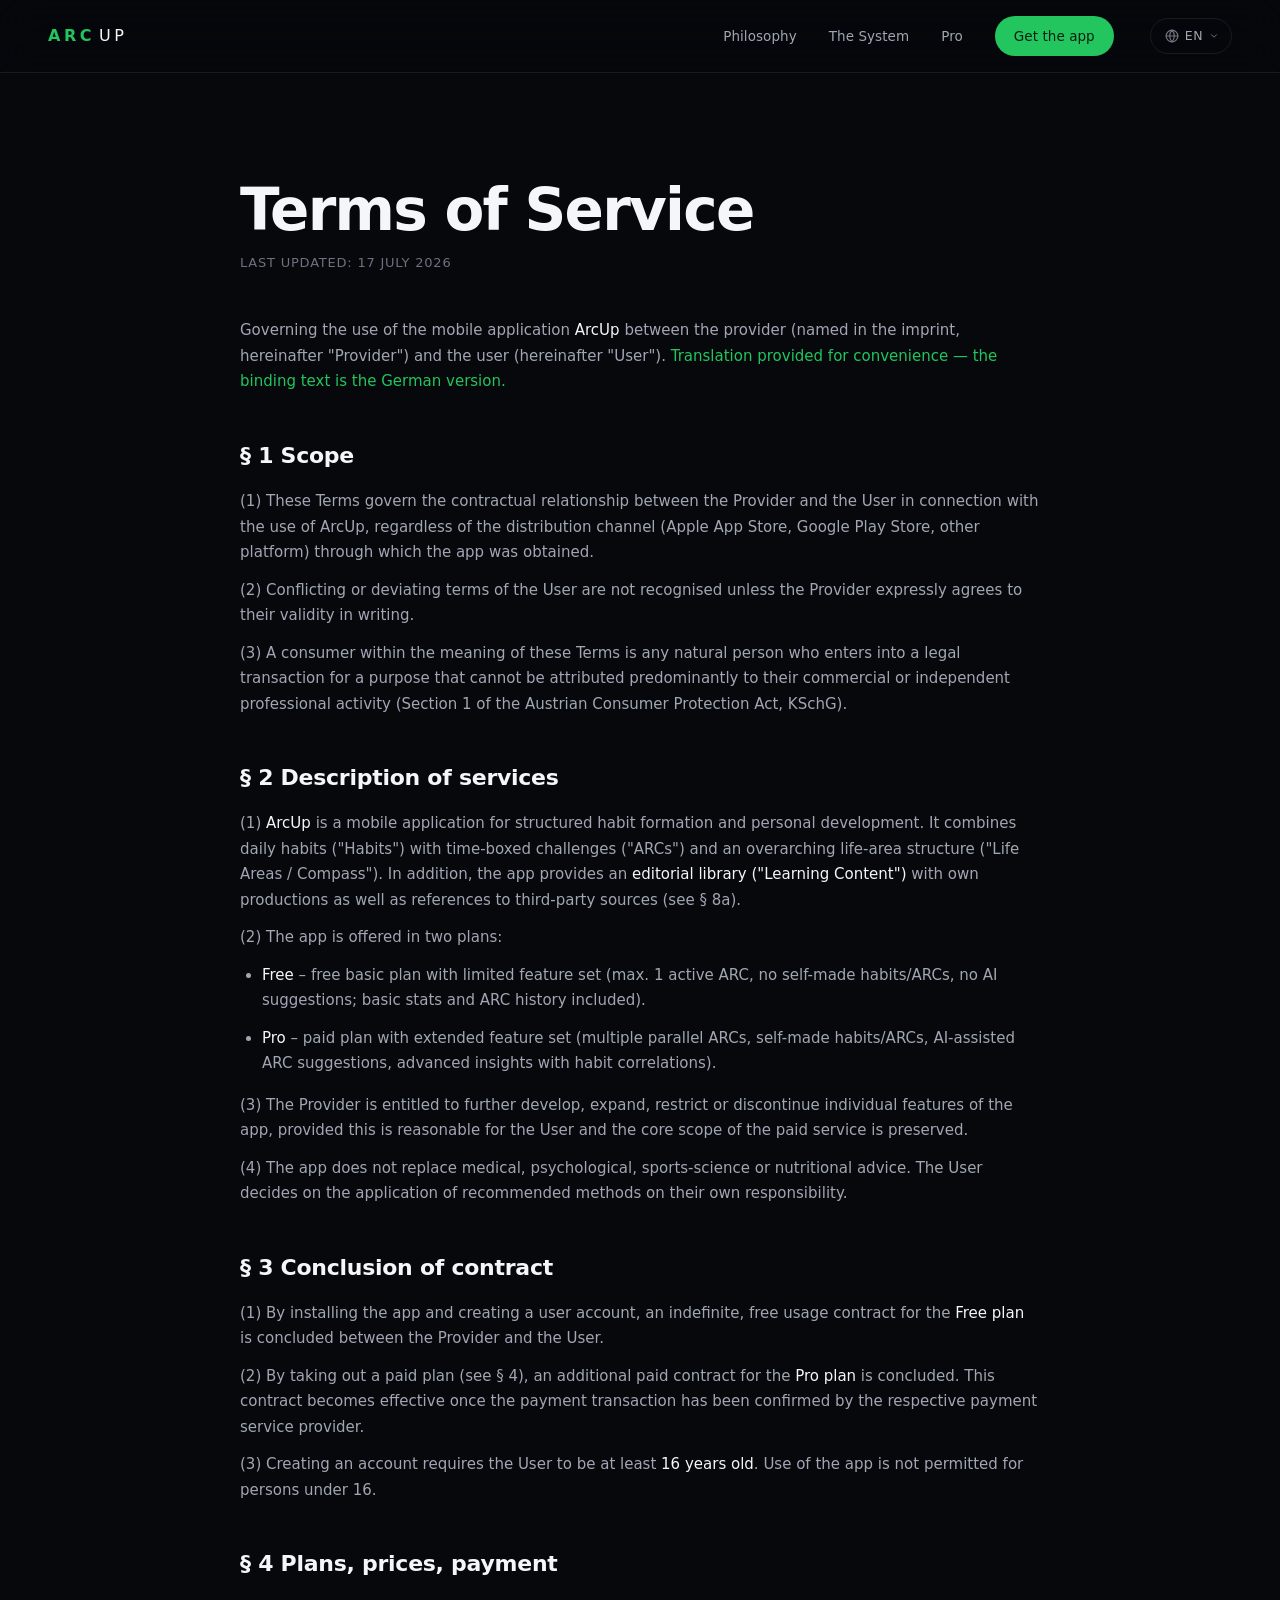
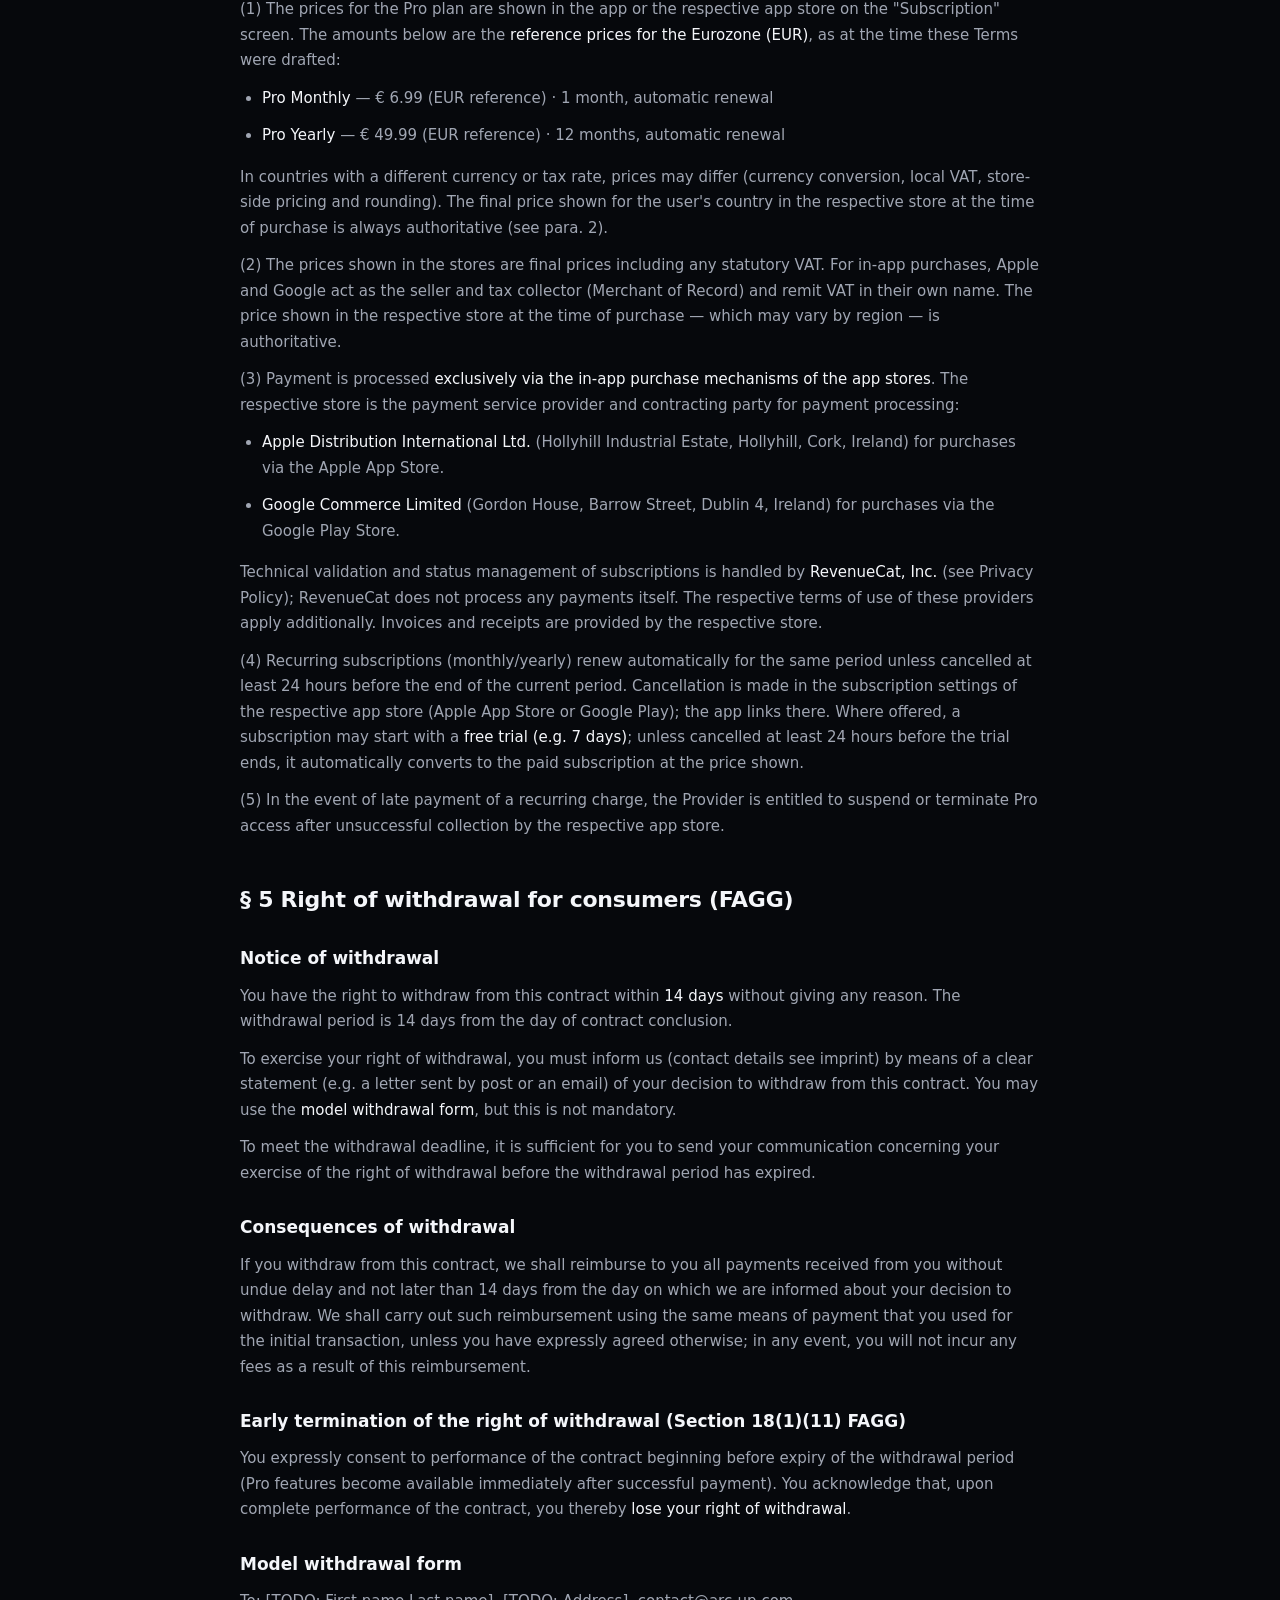
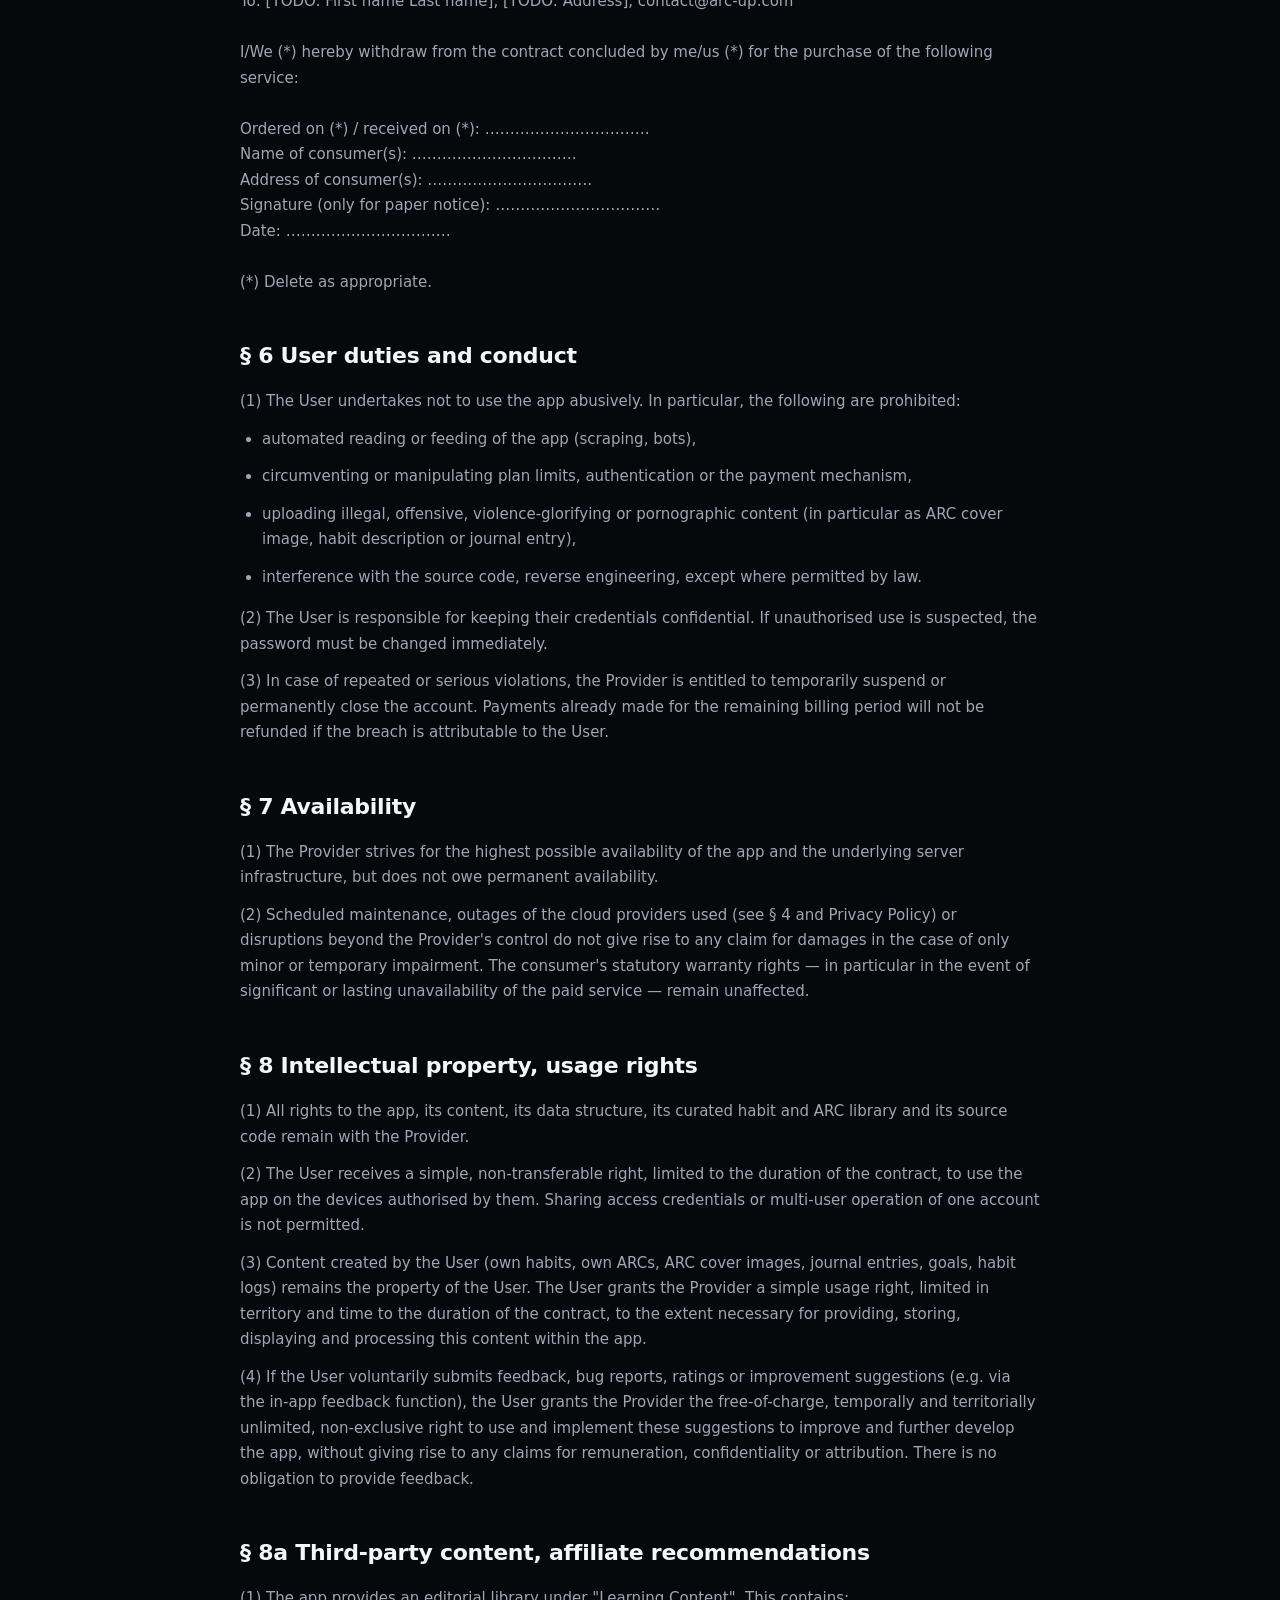
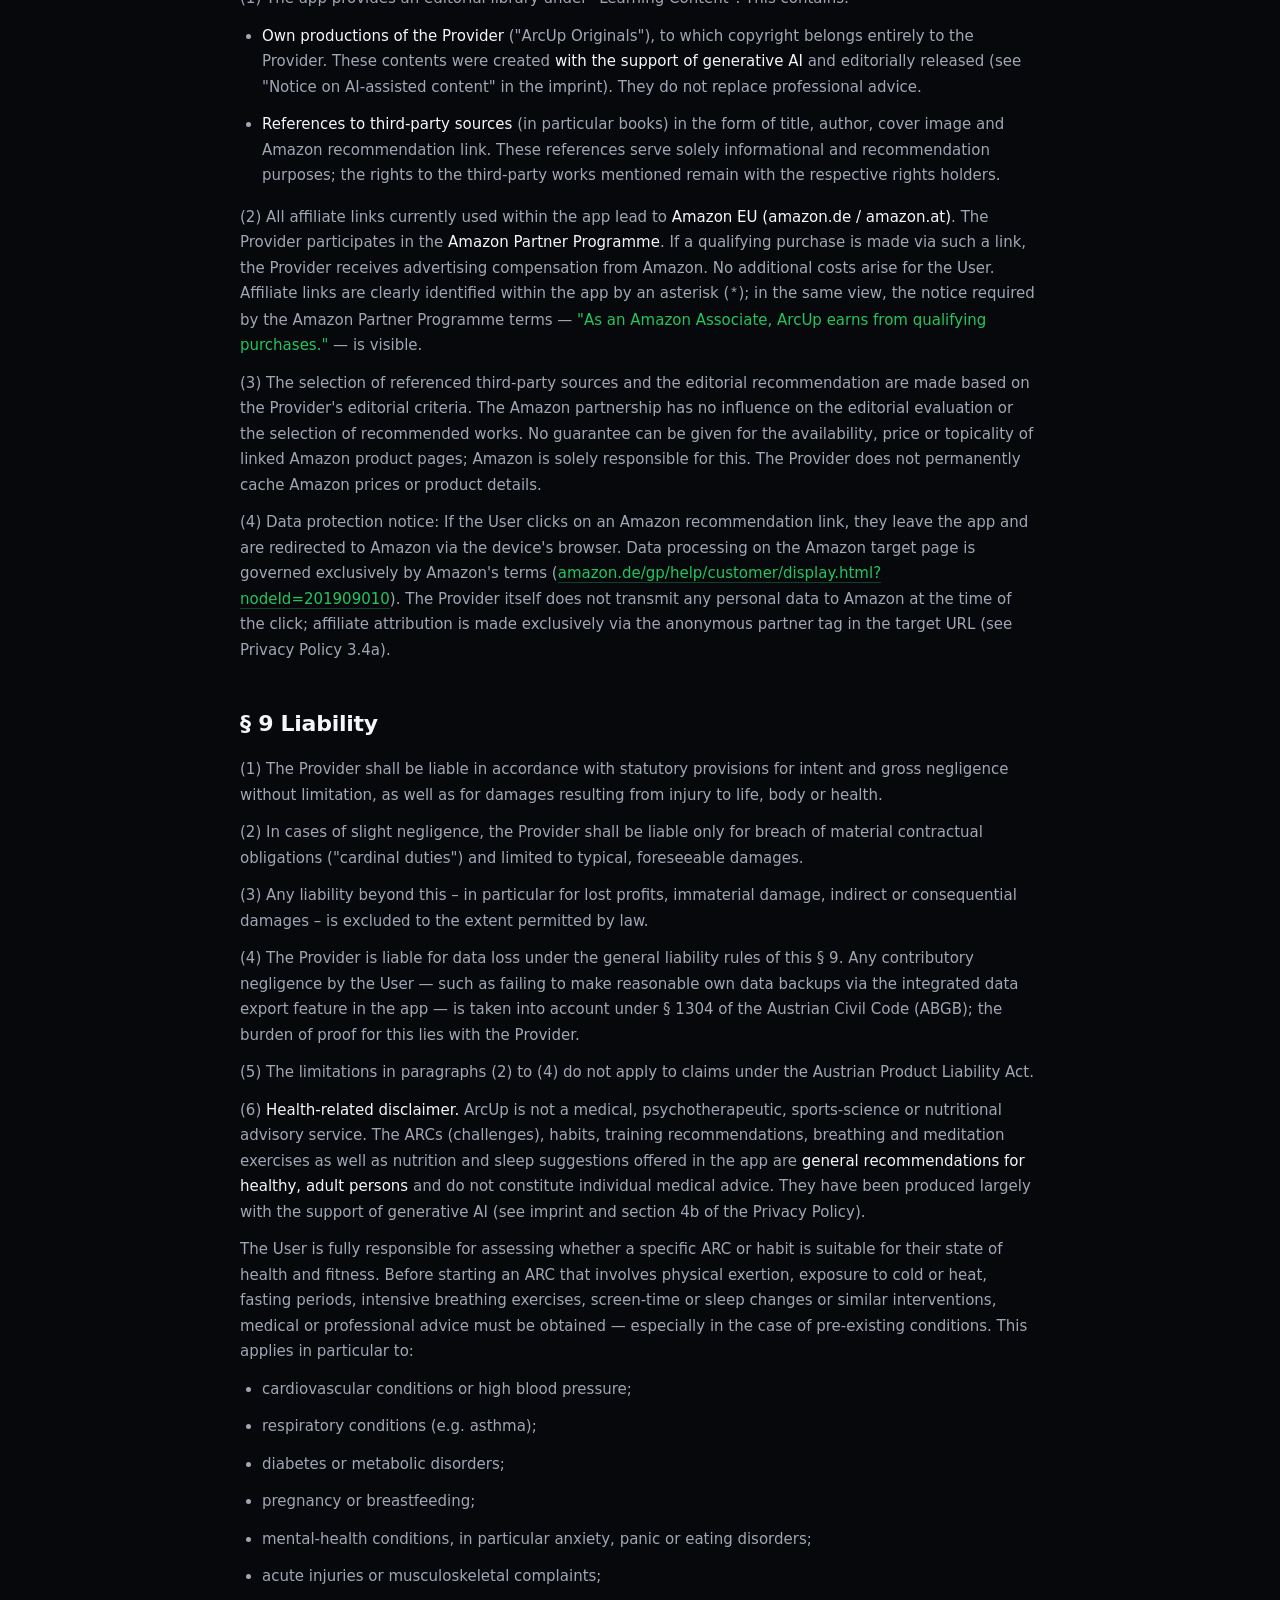
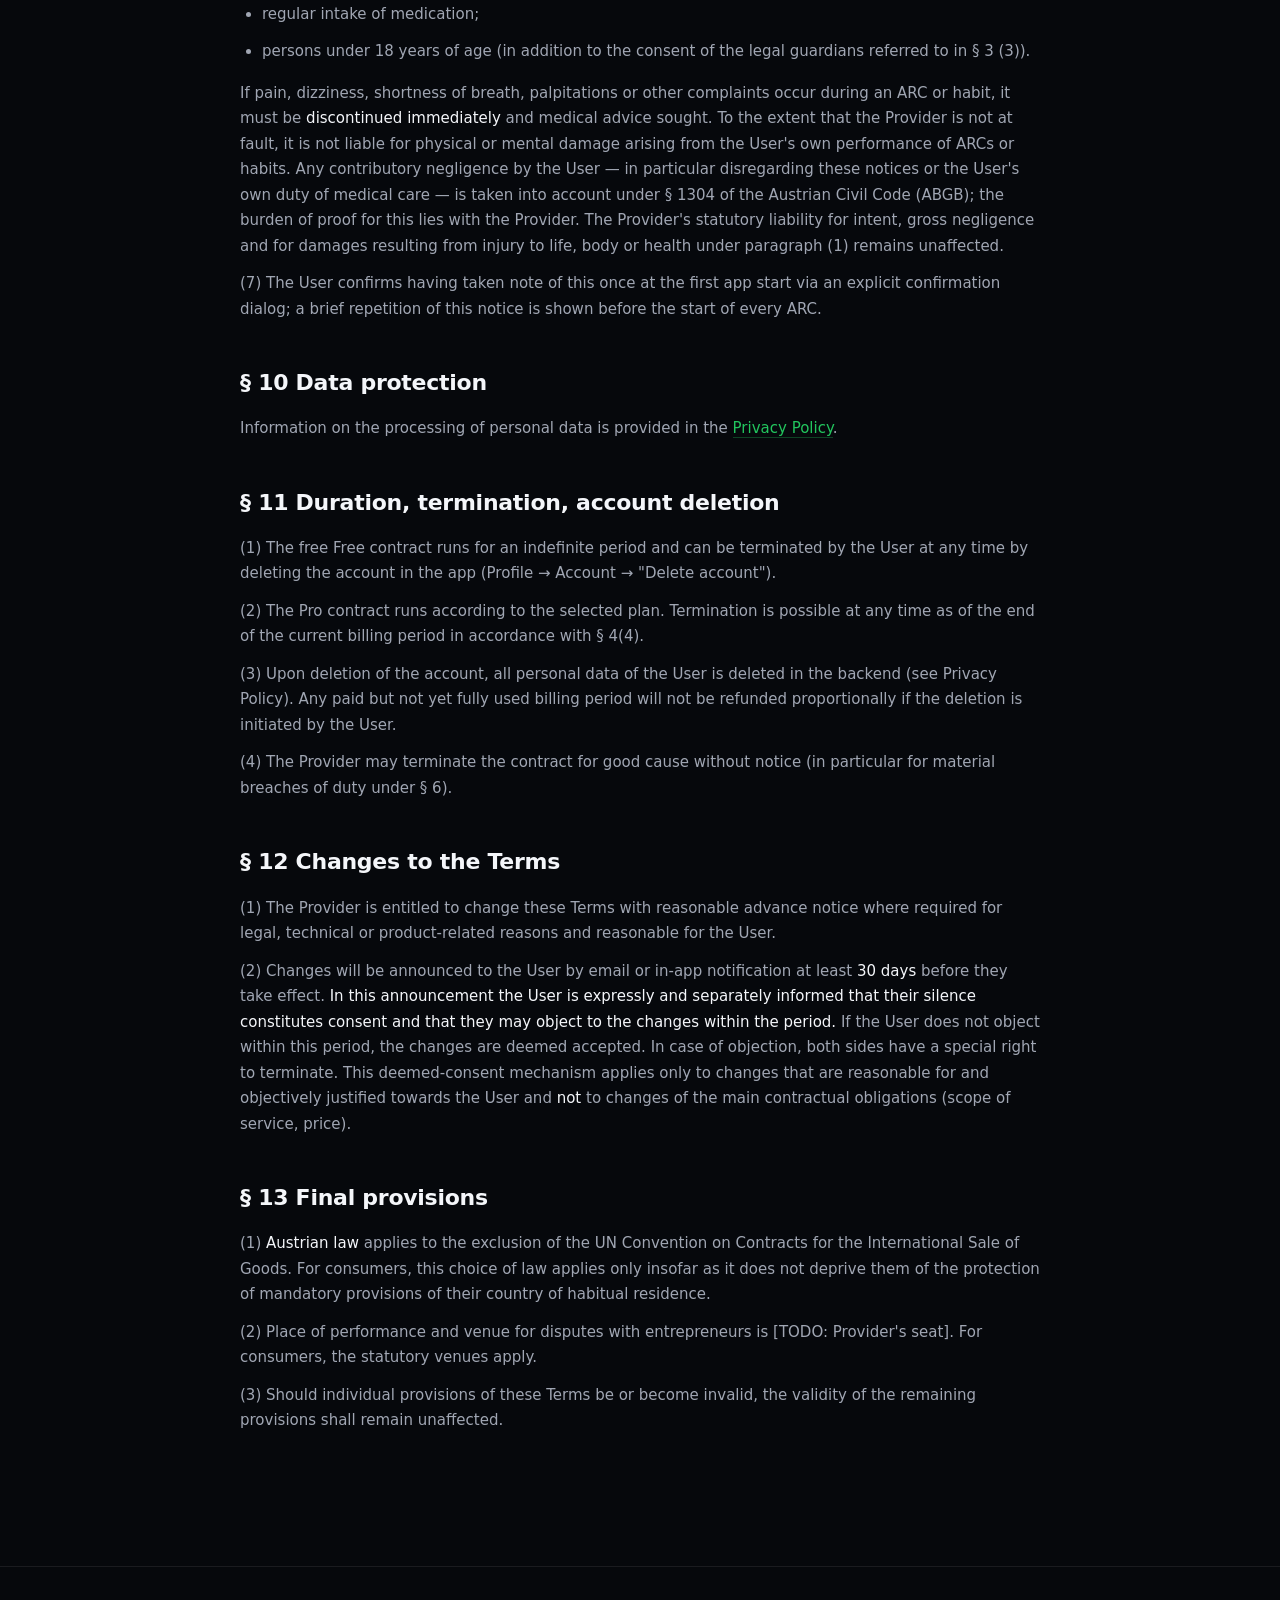
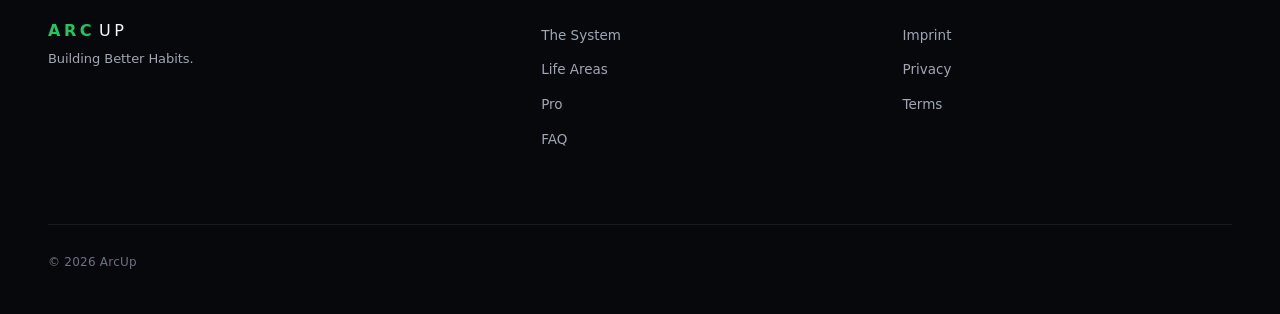
<file: agb.html>
<!DOCTYPE html>
<html lang="de" data-i18n-title="title.agb">
<head>
  <meta charset="UTF-8" />
  <meta name="viewport" content="width=device-width, initial-scale=1.0" />
  <script>(function(){try{var s=['de','en','es','fr','it'],l=localStorage.getItem('arcup-lang')||(navigator.language||'de').slice(0,2).toLowerCase();document.documentElement.lang=s.indexOf(l)>-1?l:'de';}catch(e){}})();</script>
  <title>AGB — ArcUp</title>
  <meta name="robots" content="noindex" />
  <link rel="icon" href="/favicon.ico" sizes="any" />
  <link rel="icon" type="image/png" href="assets/favicon.png?v=2" />
  <link rel="apple-touch-icon" href="assets/icon.png?v=2" />
  <link rel="preload" href="assets/fonts/geist-latin.woff2" as="font" type="font/woff2" crossorigin />
  <link rel="stylesheet" href="css/styles.css" />
  <link rel="stylesheet" href="css/i18n.css" />
</head>
<body>

<nav id="nav" class="scrolled">
  <div class="container nav-inner">
    <a href="index.html" class="nav-brand" data-i18n-attr-aria-label="nav.home" aria-label="ArcUp Startseite">
      <span class="brand-mark">
        <span class="brand-arc">ARC</span><span class="brand-up">UP</span>
      </span>
    </a>
    <ul class="nav-links" id="navLinks">
      <li><a href="index.html#philosophy" data-i18n="nav.philosophy">Philosophie</a></li>
      <li><a href="index.html#system" data-i18n="nav.system">Das System</a></li>
      <li><a href="index.html#pricing" data-i18n="nav.pricing">Pro</a></li>
      <li><a href="index.html#download" class="btn btn-pill" data-i18n="nav.download">App laden</a></li>
      <li><div data-lang-switcher></div></li>
    </ul>
    <button class="nav-toggle" id="navToggle" data-i18n-attr-aria-label="nav.menu" aria-label="Menü öffnen">
      <span></span><span></span><span></span>
    </button>
  </div>
</nav>

<main class="container">
  <div class="legal-page">
    <h1 data-i18n="legal.agb.title">Allgemeine Geschäftsbedingungen</h1>
    <p class="last-updated" data-i18n="legal.lastUpdated.agb">Stand: 17. Juli 2026</p>

    <p class="legal-fallback-notice" data-i18n="legal.fallbackNotice"></p>

    <!-- ════════════ DE ════════════ -->
    <section data-lang-section="de">
      <p>
        Für die Nutzung der mobilen Anwendung <strong>ArcUp</strong> zwischen dem Anbieter
        (im Impressum genannt, im Folgenden „Anbieter") und dem Nutzer (im Folgenden „Nutzer").
      </p>

      <h2>§ 1 Geltungsbereich</h2>
      <p>
        (1) Diese AGB regeln das Vertragsverhältnis zwischen dem Anbieter und dem Nutzer
        im Zusammenhang mit der Nutzung von ArcUp, unabhängig davon, über welchen Vertriebsweg
        (Apple App Store, Google Play Store, sonstige Plattform) die App bezogen wurde.
      </p>
      <p>
        (2) Entgegenstehende oder von diesen AGB abweichende Bedingungen des Nutzers werden
        nicht anerkannt, es sei denn, der Anbieter stimmt ihrer Geltung ausdrücklich
        schriftlich zu.
      </p>
      <p>
        (3) Verbraucher im Sinne dieser AGB ist jede natürliche Person, die ein Rechtsgeschäft
        zu einem Zweck abschließt, der weder ihrer gewerblichen noch ihrer selbständigen
        beruflichen Tätigkeit zugerechnet werden kann (§ 1 KSchG).
      </p>

      <h2>§ 2 Leistungsbeschreibung</h2>
      <p>
        (1) <strong>ArcUp</strong> ist eine mobile Anwendung für strukturierte Gewohnheitsbildung
        und persönliche Entwicklung. Sie verbindet tägliche Gewohnheiten („Habits") mit zeitlich
        begrenzten Herausforderungen („ARCs") und einer übergeordneten Lebensbereichs-Struktur
        („Life Areas / Compass"). Ergänzend stellt die App eine
        <strong>redaktionelle Bibliothek („Lerninhalte")</strong> mit Eigenproduktionen sowie
        referenzierten Drittquellen bereit (siehe § 8a).
      </p>
      <p>(2) Die App wird in zwei Tarifen angeboten:</p>
      <ul>
        <li><strong>Free</strong> – kostenloser Basistarif mit eingeschränktem Funktionsumfang (max. 1 aktiver ARC, keine selbst erstellten Habits/ARCs, keine KI-Vorschläge; Basis-Statistiken, ARC-Verlauf sowie die als frei gekennzeichneten System-ARCs und Lerninhalte enthalten). Einzelne freie System-ARCs setzen zusätzlich ein bestimmtes, durch normale Nutzung erreichbares Nutzer-Level voraus.</li>
        <li><strong>Pro</strong> – kostenpflichtiger Tarif mit erweitertem Funktionsumfang (mehrere parallele ARCs, selbst erstellte Habits/ARCs, KI-gestützte ARC-Vorschläge, erweiterte Insights mit Gewohnheits-Korrelationen sowie exklusive, als „Pro" gekennzeichnete System-ARCs und Lerninhalte).</li>
      </ul>
      <p>
        (3) Der Anbieter ist berechtigt, den Funktionsumfang der App weiterzuentwickeln, zu
        erweitern, einzuschränken oder einzelne Funktionen einzustellen, sofern dies dem
        Nutzer zumutbar ist und der Kernumfang der entgeltlichen Leistung erhalten bleibt.
      </p>
      <p>
        (4) Die App ersetzt keine medizinische, psychologische, sportwissenschaftliche oder
        ernährungswissenschaftliche Beratung. Der Nutzer entscheidet eigenverantwortlich
        über die Anwendung empfohlener Methoden.
      </p>

      <h2>§ 3 Vertragsschluss</h2>
      <p>
        (1) Mit der Installation und der Anlage eines Nutzerkontos kommt zwischen dem Anbieter
        und dem Nutzer ein unbefristeter, unentgeltlicher Nutzungsvertrag über den
        <strong>Free-Tarif</strong> zustande.
      </p>
      <p>
        (2) Mit Abschluss eines kostenpflichtigen Tarifs (siehe § 4) kommt ein zusätzlicher
        entgeltlicher Vertrag über den <strong>Pro-Tarif</strong> zustande. Dieser Vertrag
        wird wirksam, sobald die Zahlungstransaktion vom jeweiligen Zahlungsdienstleister
        bestätigt wurde.
      </p>
      <p>
        (3) Voraussetzung für die Anlage eines Kontos ist die Vollendung des
        <strong>16. Lebensjahres</strong>. Personen unter 16 Jahren ist die Nutzung der App
        nicht gestattet.
      </p>

      <h2>§ 4 Tarife, Preise, Zahlung</h2>
      <p>
        (1) Die Preise des Pro-Tarifs werden in der App bzw. im jeweiligen App Store im Bildschirm
        „Subscription" ausgewiesen. Die nachfolgenden Beträge sind die
        <strong>Referenzpreise für die Eurozone (EUR)</strong>, Stand bei Vertragserstellung dieser AGB:
      </p>
      <ul>
        <li><strong>Pro Monat</strong> — € 6,99 (EUR-Referenz) · 1 Monat, automatische Verlängerung</li>
        <li><strong>Pro Jahr</strong> — € 49,99 (EUR-Referenz) · 12 Monate, automatische Verlängerung</li>
      </ul>
      <p>
        In Ländern mit anderer Währung oder abweichendem Steuersatz können die Preise hiervon abweichen
        (Währungsumrechnung, lokale Umsatzsteuer, store-seitige Preisgestaltung und Rundung). Maßgeblich ist
        stets der zum Kaufzeitpunkt im jeweiligen Store für das Land des Nutzers angezeigte Endpreis (siehe Abs. 2).
      </p>
      <p>
        (2) Die in den Stores angezeigten Preise sind Endpreise inkl. der jeweils gesetzlich
        anfallenden Umsatzsteuer. Apple bzw. Google treten beim In-App-Kauf als Verkäufer und
        Steuereinbehalter (Merchant of Record) auf und führen die Umsatzsteuer im eigenen Namen ab.
        Maßgeblich ist der zum Kaufzeitpunkt im jeweiligen Store ausgewiesene, ggf. regional
        abweichende Preis.
      </p>
      <p>(3) Die Zahlung erfolgt <strong>ausschließlich über die In-App-Kauf-Mechanismen der App Stores</strong>. Zahlungsdienstleister und Vertragspartner für die Zahlungsabwicklung ist der jeweilige Store:</p>
      <ul>
        <li><strong>Apple Distribution International Ltd.</strong> (Hollyhill Industrial Estate, Hollyhill, Cork, Irland) bei Käufen über den Apple App Store.</li>
        <li><strong>Google Commerce Limited</strong> (Gordon House, Barrow Street, Dublin 4, Irland) bei Käufen über den Google Play Store.</li>
      </ul>
      <p>
        Die technische Validierung und Statusverwaltung der Abonnements erfolgt über
        <strong>RevenueCat, Inc.</strong> (siehe Datenschutzerklärung); RevenueCat wickelt selbst
        keine Zahlungen ab. Es gelten zusätzlich die jeweiligen Nutzungsbedingungen dieser Anbieter.
        Rechnungen und Belege werden vom jeweiligen Store bereitgestellt.
      </p>
      <p>
        (4) Bei wiederkehrenden Abonnements (Monat/Jahr) verlängert sich der Vertrag automatisch
        um die gleiche Laufzeit, sofern er nicht spätestens 24 Stunden vor Ende der laufenden
        Periode gekündigt wird. Die Kündigung erfolgt in den Abonnement-Einstellungen des jeweiligen
        App Stores (Apple App Store bzw. Google Play); die App verlinkt dorthin. Sofern angeboten,
        kann ein Abonnement mit einer <strong>kostenlosen Testphase (z. B. 7 Tage)</strong> beginnen;
        wird nicht spätestens 24 Stunden vor Ende der Testphase gekündigt, geht diese automatisch in
        das kostenpflichtige Abonnement zum angezeigten Preis über.
      </p>
      <p>
        (5) Bei Zahlungsverzug einer wiederkehrenden Zahlung ist der Anbieter berechtigt, den
        Pro-Zugang nach erfolglosem Einzug durch den jeweiligen App Store zu pausieren oder zu
        beenden.
      </p>

      <h2>§ 5 Widerrufsrecht für Verbraucher (FAGG)</h2>
      <h3>Widerrufsbelehrung</h3>
      <p>
        Sie haben das Recht, binnen <strong>14 Tagen</strong> ohne Angabe von Gründen diesen
        Vertrag zu widerrufen. Die Widerrufsfrist beträgt 14 Tage ab dem Tag des Vertragsabschlusses.
      </p>
      <p>
        Um Ihr Widerrufsrecht auszuüben, müssen Sie uns (Kontaktdaten siehe Impressum) mittels
        einer eindeutigen Erklärung (z. B. ein mit der Post versandter Brief oder eine E-Mail)
        über Ihren Entschluss, diesen Vertrag zu widerrufen, informieren. Sie können dafür
        das <strong>Muster-Widerrufsformular</strong> verwenden, das jedoch nicht vorgeschrieben ist.
      </p>
      <p>
        Zur Wahrung der Widerrufsfrist reicht es aus, dass Sie die Mitteilung über die Ausübung
        des Widerrufsrechts vor Ablauf der Widerrufsfrist absenden.
      </p>

      <h3>Folgen des Widerrufs</h3>
      <p>
        Wenn Sie diesen Vertrag widerrufen, haben wir Ihnen alle Zahlungen, die wir von Ihnen
        erhalten haben, unverzüglich und spätestens binnen 14 Tagen ab dem Tag zurückzuzahlen,
        an dem die Mitteilung über Ihren Widerruf bei uns eingegangen ist. Für diese Rückzahlung
        verwenden wir dasselbe Zahlungsmittel, das Sie bei der ursprünglichen Transaktion
        eingesetzt haben, es sei denn, mit Ihnen wurde ausdrücklich etwas anderes vereinbart;
        in keinem Fall werden Ihnen wegen dieser Rückzahlung Entgelte berechnet.
      </p>

      <h3>Vorzeitiges Erlöschen des Widerrufsrechts (§ 18 Abs. 1 Z 11 FAGG)</h3>
      <p>
        Sie willigen ausdrücklich ein, dass mit der Ausführung des Vertrags vor Ablauf der
        Widerrufsfrist begonnen wird (Bereitstellung der Pro-Funktionen unmittelbar nach
        erfolgreicher Zahlung). Sie nehmen zur Kenntnis, dass Sie hierdurch mit vollständiger
        Vertragserfüllung <strong>Ihr Widerrufsrecht verlieren</strong>.
      </p>

      <h3>Muster-Widerrufsformular</h3>
      <p>
        An: [TODO: Vorname Nachname], [TODO: Adresse], contact@arc-up.com<br /><br />
        Hiermit widerrufe(n) ich/wir (*) den von mir/uns (*) abgeschlossenen Vertrag über den
        Kauf der folgenden Dienstleistung:<br /><br />
        Bestellt am (*) / erhalten am (*): ……………………………<br />
        Name des/der Verbraucher(s): ……………………………<br />
        Anschrift des/der Verbraucher(s): ……………………………<br />
        Unterschrift (nur bei Mitteilung auf Papier): ……………………………<br />
        Datum: ……………………………<br /><br />
        (*) Unzutreffendes streichen.
      </p>

      <h2>§ 6 Pflichten und Verhalten des Nutzers</h2>
      <p>(1) Der Nutzer verpflichtet sich, die App nicht missbräuchlich zu nutzen. Untersagt sind insbesondere:</p>
      <ul>
        <li>automatisiertes Auslesen oder Bespielen der App (Scraping, Bots),</li>
        <li>Umgehung oder Manipulation der Tarif-Limits, der Authentifizierung oder der Zahlungsmechanik,</li>
        <li>Hochladen rechtswidriger, beleidigender, gewaltverherrlichender oder pornografischer Inhalte (insbesondere als ARC-Coverbild, Habit-Beschreibung oder Journal-Eintrag),</li>
        <li>Eingriffe in den Quellcode, Reverse Engineering, soweit nicht gesetzlich erlaubt.</li>
      </ul>
      <p>
        (2) Der Nutzer ist verantwortlich für die Geheimhaltung seiner Zugangsdaten. Bei
        Verdacht auf unbefugte Nutzung ist das Passwort umgehend zu ändern.
      </p>
      <p>
        (3) Bei wiederholten oder schwerwiegenden Verstößen ist der Anbieter berechtigt, das
        Konto vorübergehend zu sperren oder dauerhaft zu schließen. Bereits geleistete Zahlungen
        für den verbleibenden Abrechnungszeitraum werden in diesem Fall nicht erstattet, soweit
        der Verstoß dem Nutzer zuzurechnen ist.
      </p>

      <h2>§ 7 Verfügbarkeit</h2>
      <p>
        (1) Der Anbieter strebt eine möglichst hohe Verfügbarkeit der App und der dahinterliegenden
        Server-Infrastruktur an, schuldet jedoch keine ständige Verfügbarkeit.
      </p>
      <p>
        (2) Geplante Wartungsarbeiten, Ausfälle der genutzten Cloud-Dienstleister (siehe § 4
        sowie Datenschutzerklärung) oder Störungen außerhalb des Einflussbereichs des Anbieters
        begründen bei nur geringfügiger oder vorübergehender Beeinträchtigung keinen Anspruch
        auf Schadensersatz. Die gesetzlichen Gewährleistungsrechte des Verbrauchers – insbesondere
        bei erheblicher oder dauerhafter Nichtverfügbarkeit der entgeltlichen Leistung – bleiben
        unberührt.
      </p>

      <h2>§ 8 Geistiges Eigentum, Nutzungsrechte</h2>
      <p>
        (1) Sämtliche Rechte an der App, ihren Inhalten, ihrer Datenstruktur, ihrer kuratierten
        Habit- und ARC-Bibliothek sowie ihrem Quellcode verbleiben beim Anbieter.
      </p>
      <p>
        (2) Der Nutzer erhält ein einfaches, nicht übertragbares, zeitlich auf die Vertragslaufzeit
        beschränktes Recht zur Nutzung der App auf den von ihm autorisierten Endgeräten. Eine
        Weitergabe der Zugangsdaten oder eine Mehrfachnutzung eines Kontos durch verschiedene
        Personen ist unzulässig.
      </p>
      <p>
        (3) Vom Nutzer selbst erstellte Inhalte (eigene Gewohnheiten, eigene ARCs, ARC-Coverbilder,
        Journal-Einträge, Ziele, Habit-Logs) bleiben im Eigentum des Nutzers. Der Nutzer räumt
        dem Anbieter ein einfaches, räumlich und zeitlich auf die Vertragslaufzeit beschränktes
        Nutzungsrecht ein, soweit dies zur Bereitstellung, Speicherung, Anzeige und Verarbeitung
        dieser Inhalte innerhalb der App erforderlich ist.
      </p>
      <p>
        (4) Reicht der Nutzer freiwillig Feedback, Fehlermeldungen, Bewertungen oder
        Verbesserungsvorschläge ein (etwa über die In-App-Feedback-Funktion), räumt er dem
        Anbieter das unentgeltliche, zeitlich und räumlich unbeschränkte, nicht-exklusive Recht
        ein, diese Anregungen zur Verbesserung und Weiterentwicklung der App zu nutzen und
        umzusetzen, ohne dass hieraus Vergütungs-, Geheimhaltungs- oder Nennungsansprüche des
        Nutzers entstehen. Eine Pflicht zur Abgabe von Feedback besteht nicht.
      </p>

      <h2>§ 8a Inhalte Dritter, Affiliate-Empfehlungen</h2>
      <p>(1) Die App stellt unter „Lerninhalte" eine redaktionelle Bibliothek bereit. Diese enthält:</p>
      <ul>
        <li><strong>Eigenproduktionen des Anbieters</strong> („ArcUp Originals"), die vollständig urheberrechtlich beim Anbieter liegen. Diese Inhalte wurden <strong>mit Unterstützung generativer KI</strong> erstellt und redaktionell freigegeben (siehe „Hinweis auf KI-gestützte Inhalte" im Impressum). Sie ersetzen keine fachliche Beratung.</li>
        <li><strong>Verweise auf Drittquellen</strong> (insbesondere Bücher) in Form von Titel, Autor, Cover-Bild und Amazon-Empfehlungslink. Diese Verweise dienen ausschließlich der Information und Empfehlung; die Rechte an den genannten Drittwerken verbleiben bei den jeweiligen Rechteinhabern.</li>
      </ul>
      <p>
        (2) Sämtliche derzeit innerhalb der App eingesetzten Affiliate-Links führen zu
        <strong>Amazon EU (amazon.de / amazon.at)</strong>. Der Anbieter nimmt am
        <strong>Amazon-Partnerprogramm</strong> teil. Bei einem über einen solchen Link
        zustandekommenden qualifizierten Kauf erhält der Anbieter eine Werbekostenerstattung
        von Amazon. Für den Nutzer entstehen dadurch keine Mehrkosten. Affiliate-Links werden
        in der App durch ein Sternchen (<code>*</code>) klar erkennbar gemacht; in derselben
        Ansicht ist der nach Amazon-Partnerprogramm-Bedingungen erforderliche Hinweis
        <em>„Als Amazon-Partner verdient ArcUp an qualifizierten Käufen."</em> sichtbar.
      </p>
      <p>
        (3) Die Auswahl der referenzierten Drittquellen und die inhaltliche Empfehlung erfolgt
        nach redaktionellen Kriterien des Anbieters. Die Amazon-Partnerschaft hat keinen Einfluss
        auf die inhaltliche Bewertung oder die Auswahl der empfohlenen Werke. Eine Garantie für
        die Verfügbarkeit, den Preis oder die inhaltliche Aktualität der verlinkten
        Amazon-Produktseiten kann nicht übernommen werden; hierfür ist ausschließlich Amazon
        verantwortlich. Der Anbieter speichert keine Amazon-Preise oder -Produktdetails dauerhaft
        zwischen.
      </p>
      <p>
        (4) Datenschutzhinweis: Klickt der Nutzer auf einen Amazon-Empfehlungs-Link, verlässt
        er die App und wird über den Geräte-Browser zu Amazon weitergeleitet. Die Datenverarbeitung
        auf der Amazon-Zielseite richtet sich ausschließlich nach den Bestimmungen von Amazon
        (<a href="https://www.amazon.de/gp/help/customer/display.html?nodeId=201909010" target="_blank" rel="noopener noreferrer">amazon.de/gp/help/customer/display.html?nodeId=201909010</a>).
        Der Anbieter selbst überträgt im Zuge des Klicks keine personenbezogenen Daten an Amazon;
        die Affiliate-Zuordnung erfolgt ausschließlich über den anonymen Partner-Tag in der
        Ziel-URL (vgl. Datenschutzerklärung 3.4a).
      </p>

      <h2>§ 9 Haftung</h2>
      <p>
        (1) Der Anbieter haftet nach Maßgabe der gesetzlichen Vorschriften für Vorsatz und
        grobe Fahrlässigkeit unbeschränkt sowie für Schäden aus der Verletzung des Lebens,
        des Körpers oder der Gesundheit.
      </p>
      <p>
        (2) Bei leichter Fahrlässigkeit haftet der Anbieter nur bei Verletzung wesentlicher
        Vertragspflichten („Kardinalpflichten") und beschränkt auf den vertragstypischen,
        vorhersehbaren Schaden.
      </p>
      <p>
        (3) Eine darüber hinausgehende Haftung – insbesondere für entgangenen Gewinn,
        immateriellen Schaden, indirekte oder Folgeschäden – ist ausgeschlossen, soweit
        gesetzlich zulässig.
      </p>
      <p>
        (4) Für Datenverluste haftet der Anbieter nach den allgemeinen Haftungsregeln dieses § 9.
        Ein etwaiges Mitverschulden des Nutzers – etwa eine unterlassene zumutbare eigene
        Datensicherung über das in der App integrierte Datenexport-Feature – ist nach § 1304 ABGB
        zu berücksichtigen; die Beweislast hierfür trägt der Anbieter.
      </p>
      <p>
        (5) Die Einschränkungen der Absätze (2) bis (4) gelten nicht für Ansprüche nach dem
        Produkthaftungsgesetz.
      </p>
      <p>
        (6) <strong>Gesundheitsbezogener Haftungsausschluss.</strong> ArcUp ist kein medizinisches,
        psychotherapeutisches, sport- oder ernährungswissenschaftliches Beratungsangebot. Die in
        der App angebotenen ARCs (Challenges), Gewohnheiten, Trainingsempfehlungen, Atem- und
        Meditationsübungen sowie Ernährungs- und Schlafhinweise sind
        <strong>allgemeine Empfehlungen für gesunde, erwachsene Personen</strong> und stellen
        keine individuelle medizinische Beratung dar. Sie wurden überwiegend mit Unterstützung
        generativer KI erstellt (siehe Impressum und 4b der Datenschutzerklärung).
      </p>
      <p>
        Der Nutzer ist vollumfänglich selbst dafür verantwortlich zu beurteilen, ob eine konkrete
        ARC oder Gewohnheit für seinen Gesundheits- und Fitnesszustand geeignet ist. Vor Beginn
        einer ARC, die körperliche Belastung (einschließlich Lauf- und Kraft-Programmen mit
        steigenden Zielwerten), Kälte- oder Hitzeexposition, Fastenphasen, Ernährungsumstellungen
        oder den Verzicht auf Zucker, Koffein oder Alkohol, intensive Atemübungen, Bildschirm-
        oder Schlafänderungen oder ähnliche Interventionen
        umfasst, ist – insbesondere bei Vorerkrankungen – ärztlicher oder fachlicher Rat
        einzuholen. Dies gilt unter anderem bei:
      </p>
      <ul>
        <li>Herz-Kreislauf-Erkrankungen oder Bluthochdruck;</li>
        <li>Atemwegserkrankungen (z. B. Asthma);</li>
        <li>Diabetes oder Stoffwechselerkrankungen;</li>
        <li>Schwangerschaft oder Stillzeit;</li>
        <li>psychischen Erkrankungen, insbesondere Angst-, Panik- oder Essstörungen;</li>
        <li>akuten Verletzungen oder muskuloskelettalen Beschwerden;</li>
        <li>regelmäßiger Medikamenteneinnahme;</li>
        <li>Alkohol- oder sonstiger Substanzabhängigkeit — ein abrupter Alkoholverzicht (z. B.
        im Rahmen einer „Dry Month“-ARC) kann bei bestehender Abhängigkeit medizinisch gefährlich
        sein und gehört in ärztliche Begleitung; Challenges zum Alkoholverzicht richten sich
        ausschließlich an nicht abhängige Gelegenheits- und Gewohnheitskonsumenten;</li>
        <li>einem Alter unter 18 Jahren (zusätzlich zur in § 3 (3) genannten Zustimmung der Erziehungsberechtigten).</li>
      </ul>
      <p>
        Bei Auftreten von Schmerzen, Schwindel, Atemnot, Herzrasen oder anderen Beschwerden
        während einer ARC oder Gewohnheit ist diese <strong>sofort abzubrechen</strong> und
        ärztlicher Rat einzuholen. Soweit den Anbieter kein Verschulden trifft, haftet er nicht
        für gesundheitliche oder psychische Schäden, die aus der eigenverantwortlichen Durchführung
        von ARCs oder Habits durch den Nutzer entstehen. Ein Mitverschulden des Nutzers –
        insbesondere die Missachtung dieser Hinweise oder der ärztlichen Sorgfaltspflicht – ist
        nach § 1304 ABGB zu berücksichtigen; die Beweislast hierfür trägt der Anbieter. Die
        gesetzliche Haftung des Anbieters bei Vorsatz, grober Fahrlässigkeit sowie für Schäden
        aus der Verletzung des Lebens, des Körpers oder der Gesundheit nach Absatz (1) bleibt
        unberührt.
      </p>
      <p>
        (7) Der Nutzer bestätigt diese Kenntnisnahme einmalig beim ersten App-Start über einen
        ausdrücklichen Bestätigungsdialog; eine kurze Wiederholung dieses Hinweises wird vor
        dem Start jeder ARC angezeigt.
      </p>

      <h2>§ 10 Datenschutz</h2>
      <p>
        Hinweise zur Verarbeitung personenbezogener Daten finden sich in der
        <a href="datenschutz.html">Datenschutzerklärung</a>.
      </p>

      <h2>§ 11 Vertragsdauer, Kündigung, Kontolöschung</h2>
      <p>
        (1) Der unentgeltliche Free-Vertrag läuft auf unbestimmte Zeit und kann vom Nutzer
        jederzeit durch Löschung des Kontos in der App (Profil → Account → „Konto löschen")
        beendet werden.
      </p>
      <p>
        (2) Der Pro-Vertrag läuft je nach gewähltem Tarif. Eine Kündigung ist gemäß § 4 (4)
        jederzeit zum Ende der laufenden Abrechnungsperiode möglich.
      </p>
      <p>
        (3) Mit Löschung des Kontos werden sämtliche personenbezogenen Daten des Nutzers im
        Backend gelöscht (siehe Datenschutzerklärung). Eine etwaige bezahlte, aber noch nicht
        voll genutzte Abrechnungsperiode wird nicht anteilig erstattet, sofern die Löschung
        durch den Nutzer ausgelöst wird.
      </p>
      <p>
        (4) Der Anbieter kann den Vertrag aus wichtigem Grund (insbesondere bei wesentlichen
        Pflichtverletzungen nach § 6) fristlos kündigen.
      </p>

      <h2>§ 12 Änderung der AGB</h2>
      <p>
        (1) Der Anbieter ist berechtigt, diese AGB mit angemessener Vorankündigung zu ändern,
        soweit dies aus rechtlichen, technischen oder produktbezogenen Gründen erforderlich
        ist und dem Nutzer zumutbar ist.
      </p>
      <p>
        (2) Änderungen werden dem Nutzer per E-Mail oder per In-App-Benachrichtigung mit einer
        Frist von mindestens <strong>30 Tagen</strong> vor Inkrafttreten angekündigt.
        <strong>In dieser Ankündigung wird der Nutzer ausdrücklich und gesondert darauf
        hingewiesen, dass sein Schweigen als Zustimmung gilt und dass er den Änderungen innerhalb
        der Frist widersprechen kann.</strong> Widerspricht der Nutzer nicht binnen dieser Frist,
        gelten die Änderungen als angenommen. Im Widerspruchsfall steht beiden Seiten ein
        Sonderkündigungsrecht zu. Diese Zustimmungsfiktion gilt nur für dem Nutzer zumutbare,
        sachlich gerechtfertigte Änderungen und <strong>nicht</strong> für Änderungen der
        vertraglichen Hauptleistungen (Leistungsumfang, Entgelt).
      </p>

      <h2>§ 13 Schlussbestimmungen</h2>
      <p>
        (1) Es gilt <strong>österreichisches Recht</strong> unter Ausschluss des UN-Kaufrechts.
        Für Verbraucher gilt diese Rechtswahl nur insoweit, als ihnen dadurch nicht der Schutz
        zwingender Bestimmungen ihres gewöhnlichen Aufenthaltsstaates entzogen wird.
      </p>
      <p>
        (2) Erfüllungsort und Gerichtsstand für Streitigkeiten mit Unternehmern ist
        [TODO: Sitz des Anbieters]. Für Verbraucher gelten die gesetzlichen Gerichtsstände.
      </p>
      <p>
        (3) Sollten einzelne Bestimmungen dieser AGB unwirksam sein oder werden, bleibt die
        Wirksamkeit der übrigen Bestimmungen unberührt.
      </p>
    </section>

    <!-- ════════════ EN ════════════ -->
    <section data-lang-section="en">
      <p>
        Governing the use of the mobile application <strong>ArcUp</strong> between the
        provider (named in the imprint, hereinafter "Provider") and the user (hereinafter "User").
        <em>Translation provided for convenience — the binding text is the German version.</em>
      </p>

      <h2>§ 1 Scope</h2>
      <p>
        (1) These Terms govern the contractual relationship between the Provider and the User
        in connection with the use of ArcUp, regardless of the distribution channel (Apple App
        Store, Google Play Store, other platform) through which the app was obtained.
      </p>
      <p>
        (2) Conflicting or deviating terms of the User are not recognised unless the Provider
        expressly agrees to their validity in writing.
      </p>
      <p>
        (3) A consumer within the meaning of these Terms is any natural person who enters into
        a legal transaction for a purpose that cannot be attributed predominantly to their
        commercial or independent professional activity (Section 1 of the Austrian Consumer
        Protection Act, KSchG).
      </p>

      <h2>§ 2 Description of services</h2>
      <p>
        (1) <strong>ArcUp</strong> is a mobile application for structured habit formation and
        personal development. It combines daily habits ("Habits") with time-boxed challenges
        ("ARCs") and an overarching life-area structure ("Life Areas / Compass"). In addition,
        the app provides an <strong>editorial library ("Learning Content")</strong> with own
        productions as well as references to third-party sources (see § 8a).
      </p>
      <p>(2) The app is offered in two plans:</p>
      <ul>
        <li><strong>Free</strong> – free basic plan with limited feature set (max. 1 active ARC, no self-made habits/ARCs, no AI suggestions; basic stats and ARC history included).</li>
        <li><strong>Pro</strong> – paid plan with extended feature set (multiple parallel ARCs, self-made habits/ARCs, AI-assisted ARC suggestions, advanced insights with habit correlations).</li>
      </ul>
      <p>
        (3) The Provider is entitled to further develop, expand, restrict or discontinue
        individual features of the app, provided this is reasonable for the User and the core
        scope of the paid service is preserved.
      </p>
      <p>
        (4) The app does not replace medical, psychological, sports-science or nutritional
        advice. The User decides on the application of recommended methods on their own
        responsibility.
      </p>

      <h2>§ 3 Conclusion of contract</h2>
      <p>
        (1) By installing the app and creating a user account, an indefinite, free usage
        contract for the <strong>Free plan</strong> is concluded between the Provider and the User.
      </p>
      <p>
        (2) By taking out a paid plan (see § 4), an additional paid contract for the
        <strong>Pro plan</strong> is concluded. This contract becomes effective once the
        payment transaction has been confirmed by the respective payment service provider.
      </p>
      <p>
        (3) Creating an account requires the User to be at least <strong>16 years old</strong>.
        Use of the app is not permitted for persons under 16.
      </p>

      <h2>§ 4 Plans, prices, payment</h2>
      <p>
        (1) The prices for the Pro plan are shown in the app or the respective app store on the
        "Subscription" screen. The amounts below are the <strong>reference prices for the Eurozone (EUR)</strong>,
        as at the time these Terms were drafted:
      </p>
      <ul>
        <li><strong>Pro Monthly</strong> — € 6.99 (EUR reference) · 1 month, automatic renewal</li>
        <li><strong>Pro Yearly</strong> — € 49.99 (EUR reference) · 12 months, automatic renewal</li>
      </ul>
      <p>
        In countries with a different currency or tax rate, prices may differ (currency conversion, local VAT,
        store-side pricing and rounding). The final price shown for the user's country in the respective store
        at the time of purchase is always authoritative (see para. 2).
      </p>
      <p>
        (2) The prices shown in the stores are final prices including any statutory VAT. For
        in-app purchases, Apple and Google act as the seller and tax collector (Merchant of
        Record) and remit VAT in their own name. The price shown in the respective store at the
        time of purchase — which may vary by region — is authoritative.
      </p>
      <p>(3) Payment is processed <strong>exclusively via the in-app purchase mechanisms of the app stores</strong>. The respective store is the payment service provider and contracting party for payment processing:</p>
      <ul>
        <li><strong>Apple Distribution International Ltd.</strong> (Hollyhill Industrial Estate, Hollyhill, Cork, Ireland) for purchases via the Apple App Store.</li>
        <li><strong>Google Commerce Limited</strong> (Gordon House, Barrow Street, Dublin 4, Ireland) for purchases via the Google Play Store.</li>
      </ul>
      <p>
        Technical validation and status management of subscriptions is handled by
        <strong>RevenueCat, Inc.</strong> (see Privacy Policy); RevenueCat does not process any
        payments itself. The respective terms of use of these providers apply additionally.
        Invoices and receipts are provided by the respective store.
      </p>
      <p>
        (4) Recurring subscriptions (monthly/yearly) renew automatically for the same period
        unless cancelled at least 24 hours before the end of the current period. Cancellation is
        made in the subscription settings of the respective app store (Apple App Store or Google
        Play); the app links there. Where offered, a subscription may start with a <strong>free
        trial (e.g. 7 days)</strong>; unless cancelled at least 24 hours before the trial ends, it
        automatically converts to the paid subscription at the price shown.
      </p>
      <p>
        (5) In the event of late payment of a recurring charge, the Provider is entitled to
        suspend or terminate Pro access after unsuccessful collection by the respective app store.
      </p>

      <h2>§ 5 Right of withdrawal for consumers (FAGG)</h2>
      <h3>Notice of withdrawal</h3>
      <p>
        You have the right to withdraw from this contract within <strong>14 days</strong>
        without giving any reason. The withdrawal period is 14 days from the day of contract
        conclusion.
      </p>
      <p>
        To exercise your right of withdrawal, you must inform us (contact details see imprint)
        by means of a clear statement (e.g. a letter sent by post or an email) of your decision
        to withdraw from this contract. You may use the <strong>model withdrawal form</strong>,
        but this is not mandatory.
      </p>
      <p>
        To meet the withdrawal deadline, it is sufficient for you to send your communication
        concerning your exercise of the right of withdrawal before the withdrawal period has
        expired.
      </p>

      <h3>Consequences of withdrawal</h3>
      <p>
        If you withdraw from this contract, we shall reimburse to you all payments received
        from you without undue delay and not later than 14 days from the day on which we are
        informed about your decision to withdraw. We shall carry out such reimbursement using
        the same means of payment that you used for the initial transaction, unless you have
        expressly agreed otherwise; in any event, you will not incur any fees as a result of
        this reimbursement.
      </p>

      <h3>Early termination of the right of withdrawal (Section 18(1)(11) FAGG)</h3>
      <p>
        You expressly consent to performance of the contract beginning before expiry of the
        withdrawal period (Pro features become available immediately after successful payment).
        You acknowledge that, upon complete performance of the contract, you thereby
        <strong>lose your right of withdrawal</strong>.
      </p>

      <h3>Model withdrawal form</h3>
      <p>
        To: [TODO: First name Last name], [TODO: Address], contact@arc-up.com<br /><br />
        I/We (*) hereby withdraw from the contract concluded by me/us (*) for the purchase of
        the following service:<br /><br />
        Ordered on (*) / received on (*): ……………………………<br />
        Name of consumer(s): ……………………………<br />
        Address of consumer(s): ……………………………<br />
        Signature (only for paper notice): ……………………………<br />
        Date: ……………………………<br /><br />
        (*) Delete as appropriate.
      </p>

      <h2>§ 6 User duties and conduct</h2>
      <p>(1) The User undertakes not to use the app abusively. In particular, the following are prohibited:</p>
      <ul>
        <li>automated reading or feeding of the app (scraping, bots),</li>
        <li>circumventing or manipulating plan limits, authentication or the payment mechanism,</li>
        <li>uploading illegal, offensive, violence-glorifying or pornographic content (in particular as ARC cover image, habit description or journal entry),</li>
        <li>interference with the source code, reverse engineering, except where permitted by law.</li>
      </ul>
      <p>
        (2) The User is responsible for keeping their credentials confidential. If unauthorised
        use is suspected, the password must be changed immediately.
      </p>
      <p>
        (3) In case of repeated or serious violations, the Provider is entitled to temporarily
        suspend or permanently close the account. Payments already made for the remaining
        billing period will not be refunded if the breach is attributable to the User.
      </p>

      <h2>§ 7 Availability</h2>
      <p>
        (1) The Provider strives for the highest possible availability of the app and the
        underlying server infrastructure, but does not owe permanent availability.
      </p>
      <p>
        (2) Scheduled maintenance, outages of the cloud providers used (see § 4 and Privacy
        Policy) or disruptions beyond the Provider's control do not give rise to any claim
        for damages in the case of only minor or temporary impairment. The consumer's statutory
        warranty rights — in particular in the event of significant or lasting unavailability of
        the paid service — remain unaffected.
      </p>

      <h2>§ 8 Intellectual property, usage rights</h2>
      <p>
        (1) All rights to the app, its content, its data structure, its curated habit and ARC
        library and its source code remain with the Provider.
      </p>
      <p>
        (2) The User receives a simple, non-transferable right, limited to the duration of the
        contract, to use the app on the devices authorised by them. Sharing access credentials
        or multi-user operation of one account is not permitted.
      </p>
      <p>
        (3) Content created by the User (own habits, own ARCs, ARC cover images, journal
        entries, goals, habit logs) remains the property of the User. The User grants the
        Provider a simple usage right, limited in territory and time to the duration of the
        contract, to the extent necessary for providing, storing, displaying and processing
        this content within the app.
      </p>
      <p>
        (4) If the User voluntarily submits feedback, bug reports, ratings or improvement
        suggestions (e.g. via the in-app feedback function), the User grants the Provider the
        free-of-charge, temporally and territorially unlimited, non-exclusive right to use and
        implement these suggestions to improve and further develop the app, without giving rise
        to any claims for remuneration, confidentiality or attribution. There is no obligation
        to provide feedback.
      </p>

      <h2>§ 8a Third-party content, affiliate recommendations</h2>
      <p>(1) The app provides an editorial library under "Learning Content". This contains:</p>
      <ul>
        <li><strong>Own productions of the Provider</strong> ("ArcUp Originals"), to which copyright belongs entirely to the Provider. These contents were created <strong>with the support of generative AI</strong> and editorially released (see "Notice on AI-assisted content" in the imprint). They do not replace professional advice.</li>
        <li><strong>References to third-party sources</strong> (in particular books) in the form of title, author, cover image and Amazon recommendation link. These references serve solely informational and recommendation purposes; the rights to the third-party works mentioned remain with the respective rights holders.</li>
      </ul>
      <p>
        (2) All affiliate links currently used within the app lead to
        <strong>Amazon EU (amazon.de / amazon.at)</strong>. The Provider participates in the
        <strong>Amazon Partner Programme</strong>. If a qualifying purchase is made via such a
        link, the Provider receives advertising compensation from Amazon. No additional costs
        arise for the User. Affiliate links are clearly identified within the app by an asterisk
        (<code>*</code>); in the same view, the notice required by the Amazon Partner Programme
        terms — <em>"As an Amazon Associate, ArcUp earns from qualifying purchases."</em> — is
        visible.
      </p>
      <p>
        (3) The selection of referenced third-party sources and the editorial recommendation
        are made based on the Provider's editorial criteria. The Amazon partnership has no
        influence on the editorial evaluation or the selection of recommended works. No guarantee
        can be given for the availability, price or topicality of linked Amazon product pages;
        Amazon is solely responsible for this. The Provider does not permanently cache Amazon
        prices or product details.
      </p>
      <p>
        (4) Data protection notice: If the User clicks on an Amazon recommendation link, they
        leave the app and are redirected to Amazon via the device's browser. Data processing on
        the Amazon target page is governed exclusively by Amazon's terms
        (<a href="https://www.amazon.de/gp/help/customer/display.html?nodeId=201909010" target="_blank" rel="noopener noreferrer">amazon.de/gp/help/customer/display.html?nodeId=201909010</a>).
        The Provider itself does not transmit any personal data to Amazon at the time of the
        click; affiliate attribution is made exclusively via the anonymous partner tag in the
        target URL (see Privacy Policy 3.4a).
      </p>

      <h2>§ 9 Liability</h2>
      <p>
        (1) The Provider shall be liable in accordance with statutory provisions for intent
        and gross negligence without limitation, as well as for damages resulting from injury
        to life, body or health.
      </p>
      <p>
        (2) In cases of slight negligence, the Provider shall be liable only for breach of
        material contractual obligations ("cardinal duties") and limited to typical, foreseeable
        damages.
      </p>
      <p>
        (3) Any liability beyond this – in particular for lost profits, immaterial damage,
        indirect or consequential damages – is excluded to the extent permitted by law.
      </p>
      <p>
        (4) The Provider is liable for data loss under the general liability rules of this § 9.
        Any contributory negligence by the User — such as failing to make reasonable own data
        backups via the integrated data export feature in the app — is taken into account under
        § 1304 of the Austrian Civil Code (ABGB); the burden of proof for this lies with the
        Provider.
      </p>
      <p>
        (5) The limitations in paragraphs (2) to (4) do not apply to claims under the Austrian
        Product Liability Act.
      </p>
      <p>
        (6) <strong>Health-related disclaimer.</strong> ArcUp is not a medical, psychotherapeutic,
        sports-science or nutritional advisory service. The ARCs (challenges), habits, training
        recommendations, breathing and meditation exercises as well as nutrition and sleep
        suggestions offered in the app are
        <strong>general recommendations for healthy, adult persons</strong> and do not constitute
        individual medical advice. They have been produced largely with the support of generative
        AI (see imprint and section 4b of the Privacy Policy).
      </p>
      <p>
        The User is fully responsible for assessing whether a specific ARC or habit is suitable
        for their state of health and fitness. Before starting an ARC that involves physical
        exertion, exposure to cold or heat, fasting periods, intensive breathing exercises,
        screen-time or sleep changes or similar interventions, medical or professional advice
        must be obtained — especially in the case of pre-existing conditions. This applies in
        particular to:
      </p>
      <ul>
        <li>cardiovascular conditions or high blood pressure;</li>
        <li>respiratory conditions (e.g. asthma);</li>
        <li>diabetes or metabolic disorders;</li>
        <li>pregnancy or breastfeeding;</li>
        <li>mental-health conditions, in particular anxiety, panic or eating disorders;</li>
        <li>acute injuries or musculoskeletal complaints;</li>
        <li>regular intake of medication;</li>
        <li>persons under 18 years of age (in addition to the consent of the legal guardians referred to in § 3 (3)).</li>
      </ul>
      <p>
        If pain, dizziness, shortness of breath, palpitations or other complaints occur during
        an ARC or habit, it must be <strong>discontinued immediately</strong> and medical advice
        sought. To the extent that the Provider is not at fault, it is not liable for physical or
        mental damage arising from the User's own performance of ARCs or habits. Any contributory
        negligence by the User — in particular disregarding these notices or the User's own duty
        of medical care — is taken into account under § 1304 of the Austrian Civil Code (ABGB);
        the burden of proof for this lies with the Provider. The Provider's statutory liability
        for intent, gross negligence and for damages resulting from injury to life, body or health
        under paragraph (1) remains unaffected.
      </p>
      <p>
        (7) The User confirms having taken note of this once at the first app start via an
        explicit confirmation dialog; a brief repetition of this notice is shown before the
        start of every ARC.
      </p>

      <h2>§ 10 Data protection</h2>
      <p>
        Information on the processing of personal data is provided in the
        <a href="datenschutz.html">Privacy Policy</a>.
      </p>

      <h2>§ 11 Duration, termination, account deletion</h2>
      <p>
        (1) The free Free contract runs for an indefinite period and can be terminated by the
        User at any time by deleting the account in the app (Profile → Account → "Delete account").
      </p>
      <p>
        (2) The Pro contract runs according to the selected plan. Termination is possible at
        any time as of the end of the current billing period in accordance with § 4(4).
      </p>
      <p>
        (3) Upon deletion of the account, all personal data of the User is deleted in the
        backend (see Privacy Policy). Any paid but not yet fully used billing period will
        not be refunded proportionally if the deletion is initiated by the User.
      </p>
      <p>
        (4) The Provider may terminate the contract for good cause without notice (in
        particular for material breaches of duty under § 6).
      </p>

      <h2>§ 12 Changes to the Terms</h2>
      <p>
        (1) The Provider is entitled to change these Terms with reasonable advance notice
        where required for legal, technical or product-related reasons and reasonable for
        the User.
      </p>
      <p>
        (2) Changes will be announced to the User by email or in-app notification at least
        <strong>30 days</strong> before they take effect. <strong>In this announcement the User
        is expressly and separately informed that their silence constitutes consent and that they
        may object to the changes within the period.</strong> If the User does not object within
        this period, the changes are deemed accepted. In case of objection, both sides have a
        special right to terminate. This deemed-consent mechanism applies only to changes that are
        reasonable for and objectively justified towards the User and <strong>not</strong> to
        changes of the main contractual obligations (scope of service, price).
      </p>

      <h2>§ 13 Final provisions</h2>
      <p>
        (1) <strong>Austrian law</strong> applies to the exclusion of the UN Convention on
        Contracts for the International Sale of Goods. For consumers, this choice of law
        applies only insofar as it does not deprive them of the protection of mandatory
        provisions of their country of habitual residence.
      </p>
      <p>
        (2) Place of performance and venue for disputes with entrepreneurs is [TODO: Provider's seat].
        For consumers, the statutory venues apply.
      </p>
      <p>
        (3) Should individual provisions of these Terms be or become invalid, the validity of
        the remaining provisions shall remain unaffected.
      </p>
    </section>
  </div>
</main>

<footer class="footer">
  <div class="container footer-inner">
    <div class="footer-brand">
      <span class="brand-mark">
        <span class="brand-arc">ARC</span><span class="brand-up">UP</span>
      </span>
      <span class="footer-tag" data-i18n="ft.tag">Building Better Habits.</span>
    </div>

    <ul class="footer-links">
      <li><a href="index.html#system" data-i18n="ft.system">Das System</a></li>
      <li><a href="index.html#areas" data-i18n="ft.areas">Lebensbereiche</a></li>
      <li><a href="index.html#pricing" data-i18n="ft.pricing">Pro</a></li>
      <li><a href="faq.html" data-i18n="ft.faq">FAQ</a></li>
    </ul>

    <ul class="footer-links footer-links--legal">
      <li><a href="impressum.html" data-i18n="ft.impressum">Impressum</a></li>
      <li><a href="datenschutz.html" data-i18n="ft.datenschutz">Datenschutz</a></li>
      <li><a href="agb.html" data-i18n="ft.agb">AGB</a></li>
    </ul>

    <div class="footer-meta">
      <span>&copy; <span id="year"></span> ArcUp</span>
    </div>
  </div>
</footer>

<script src="js/i18n.js"></script>
<script>
  document.getElementById('year').textContent = new Date().getFullYear();
  const toggle = document.getElementById('navToggle');
  const links  = document.getElementById('navLinks');
  toggle.addEventListener('click', () => {
    links.classList.toggle('open');
    toggle.classList.toggle('open');
  });
</script>
</body>
</html>
</file>
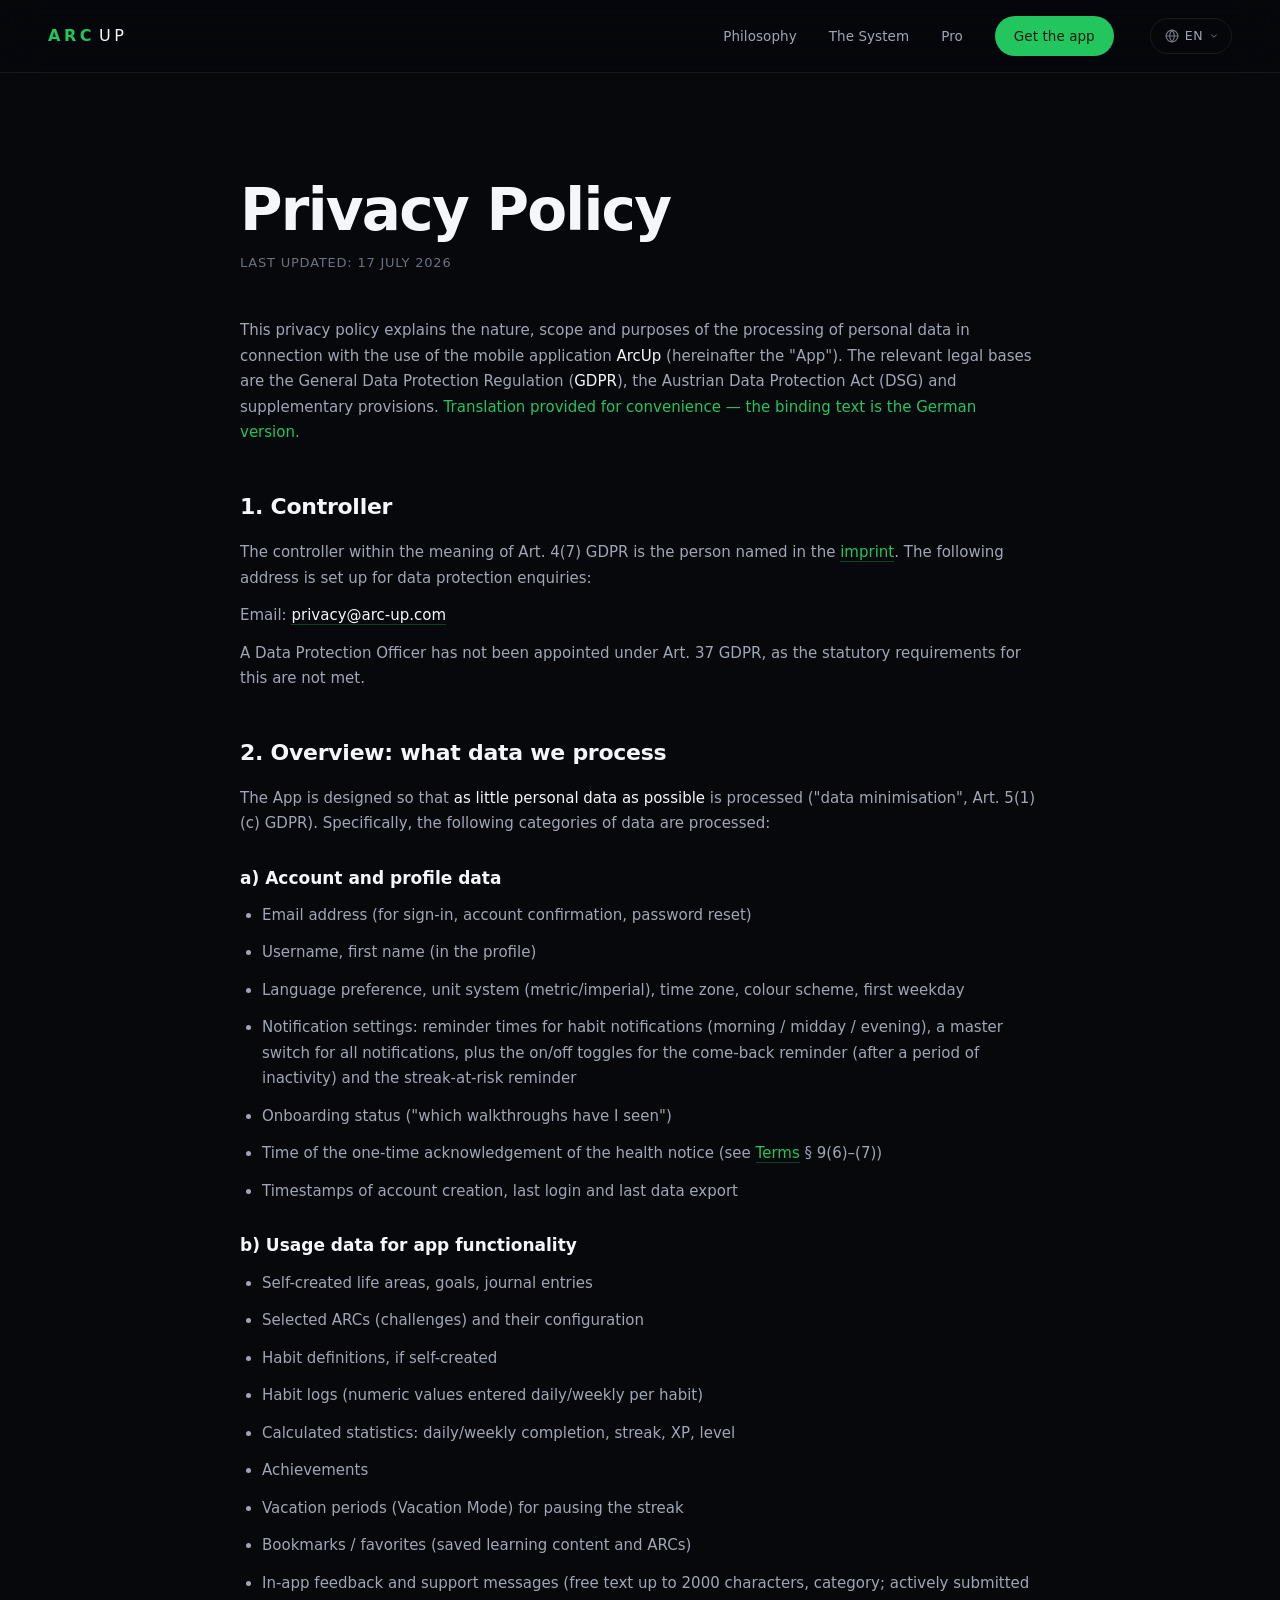
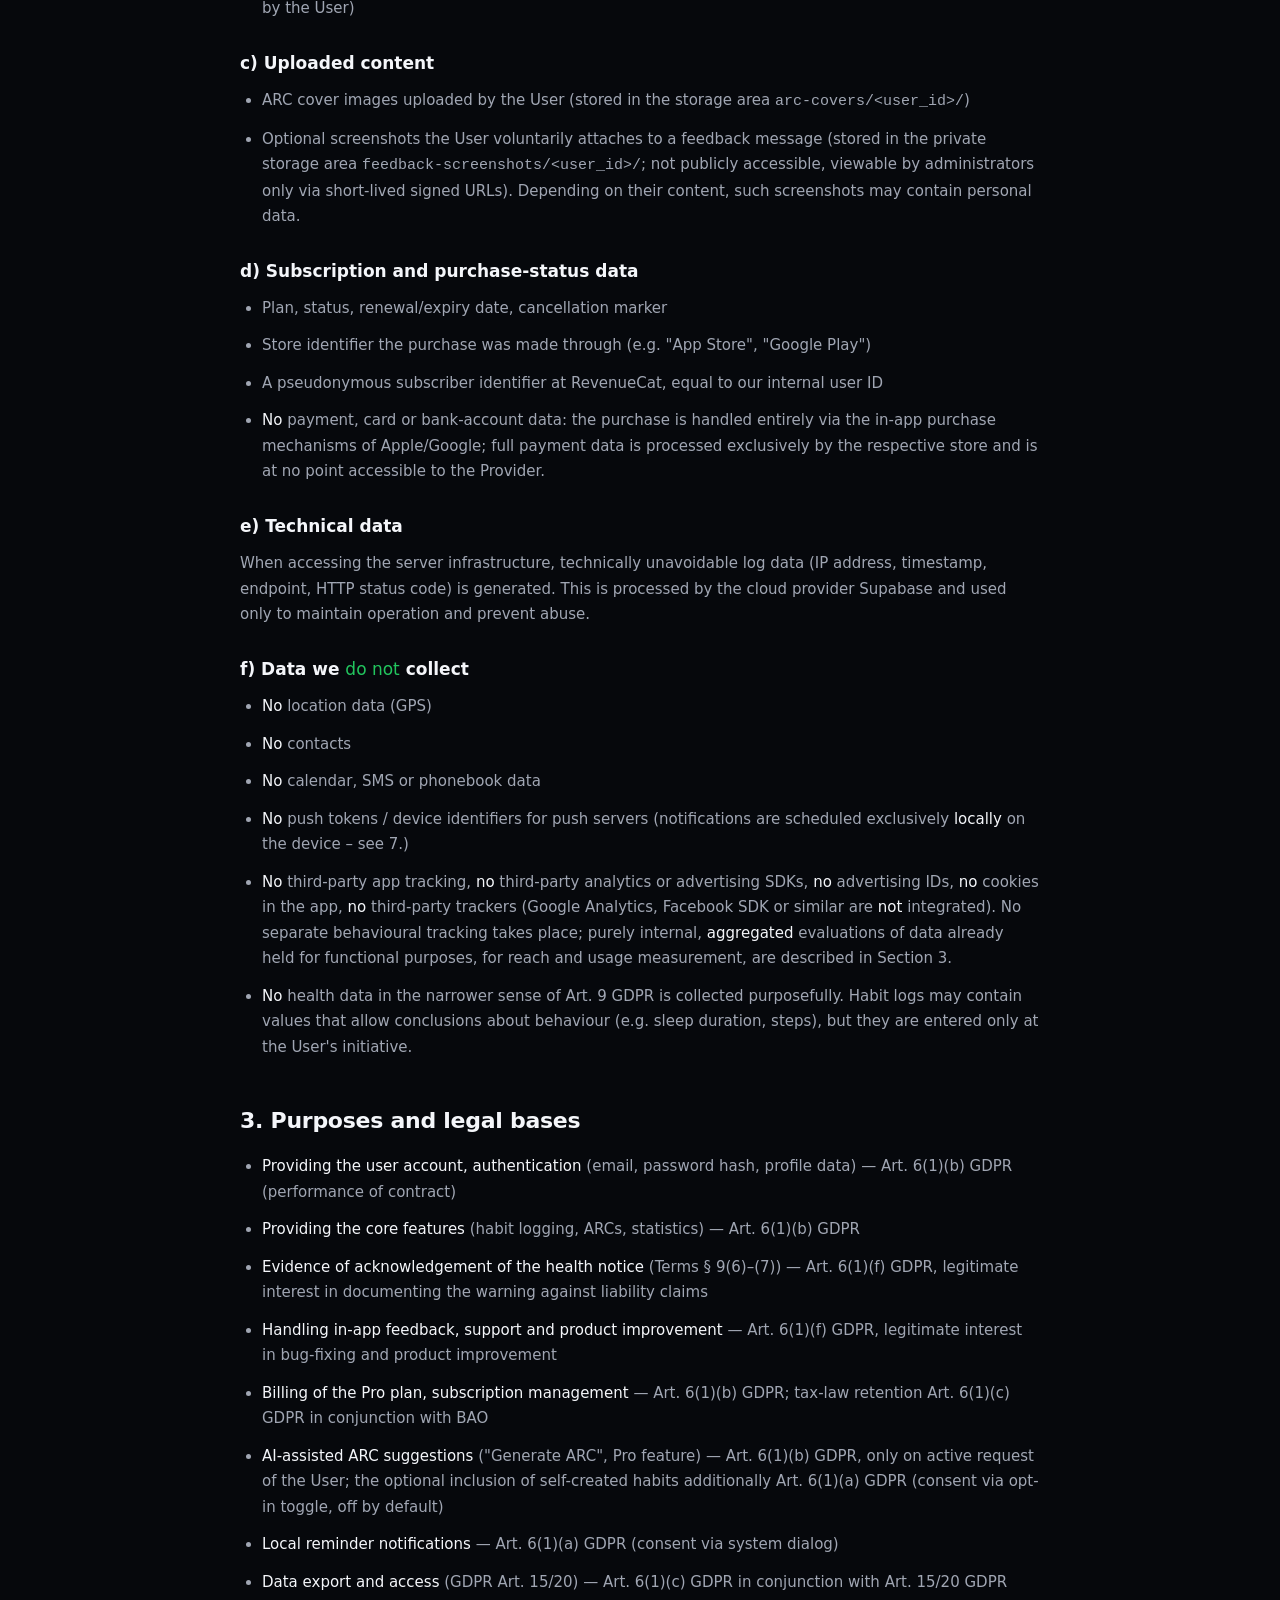
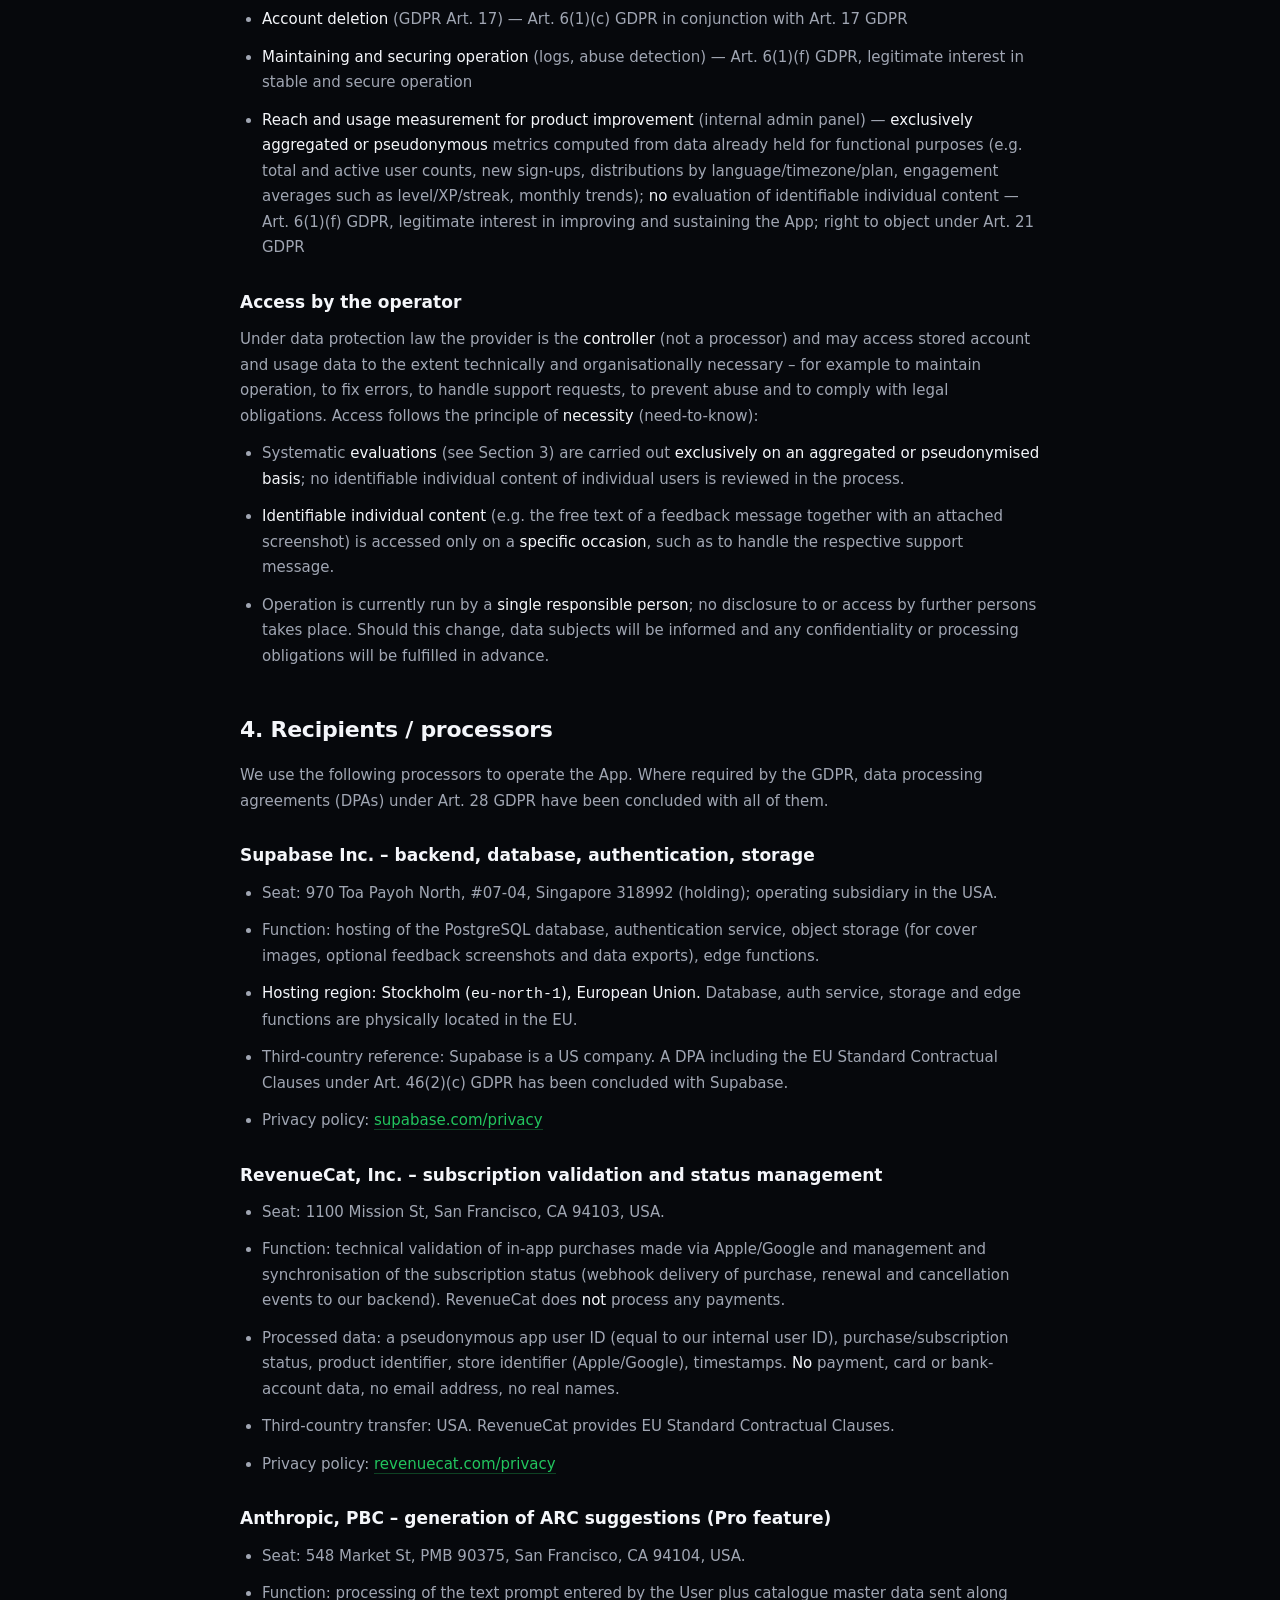
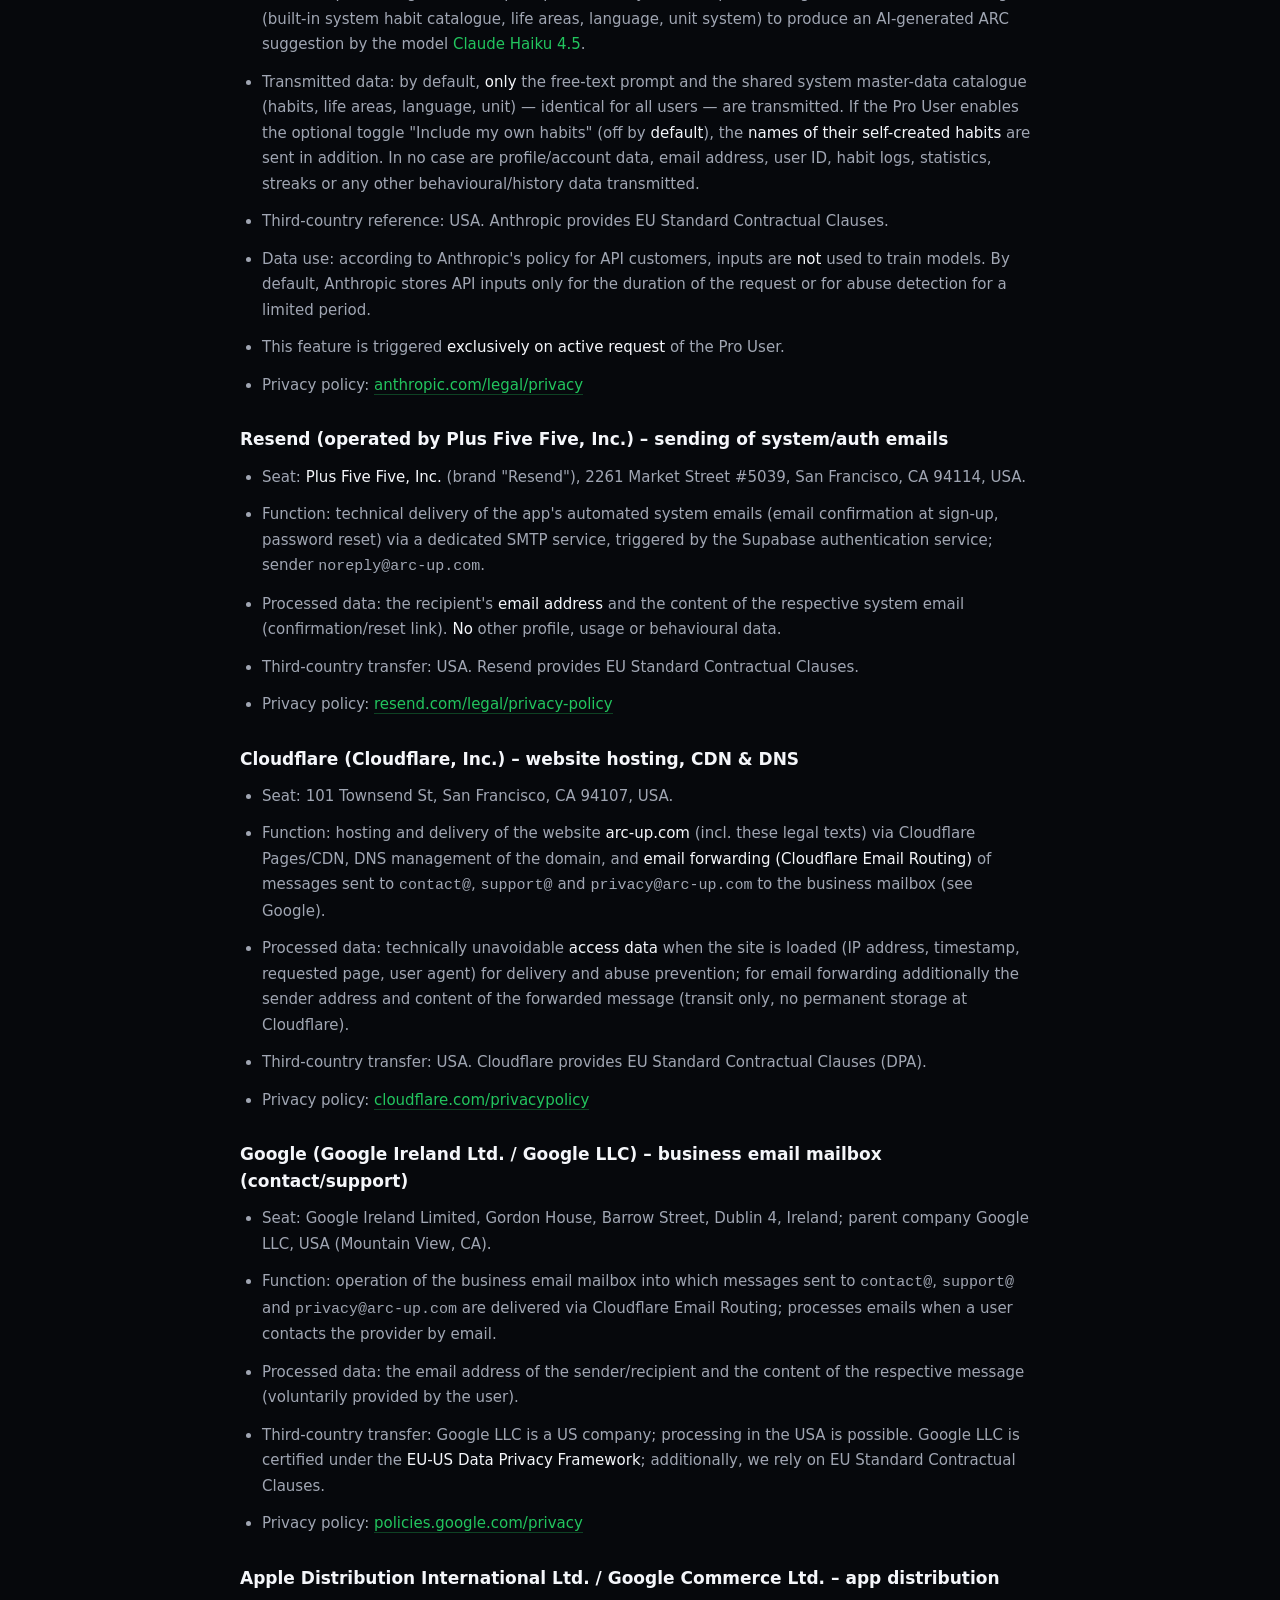
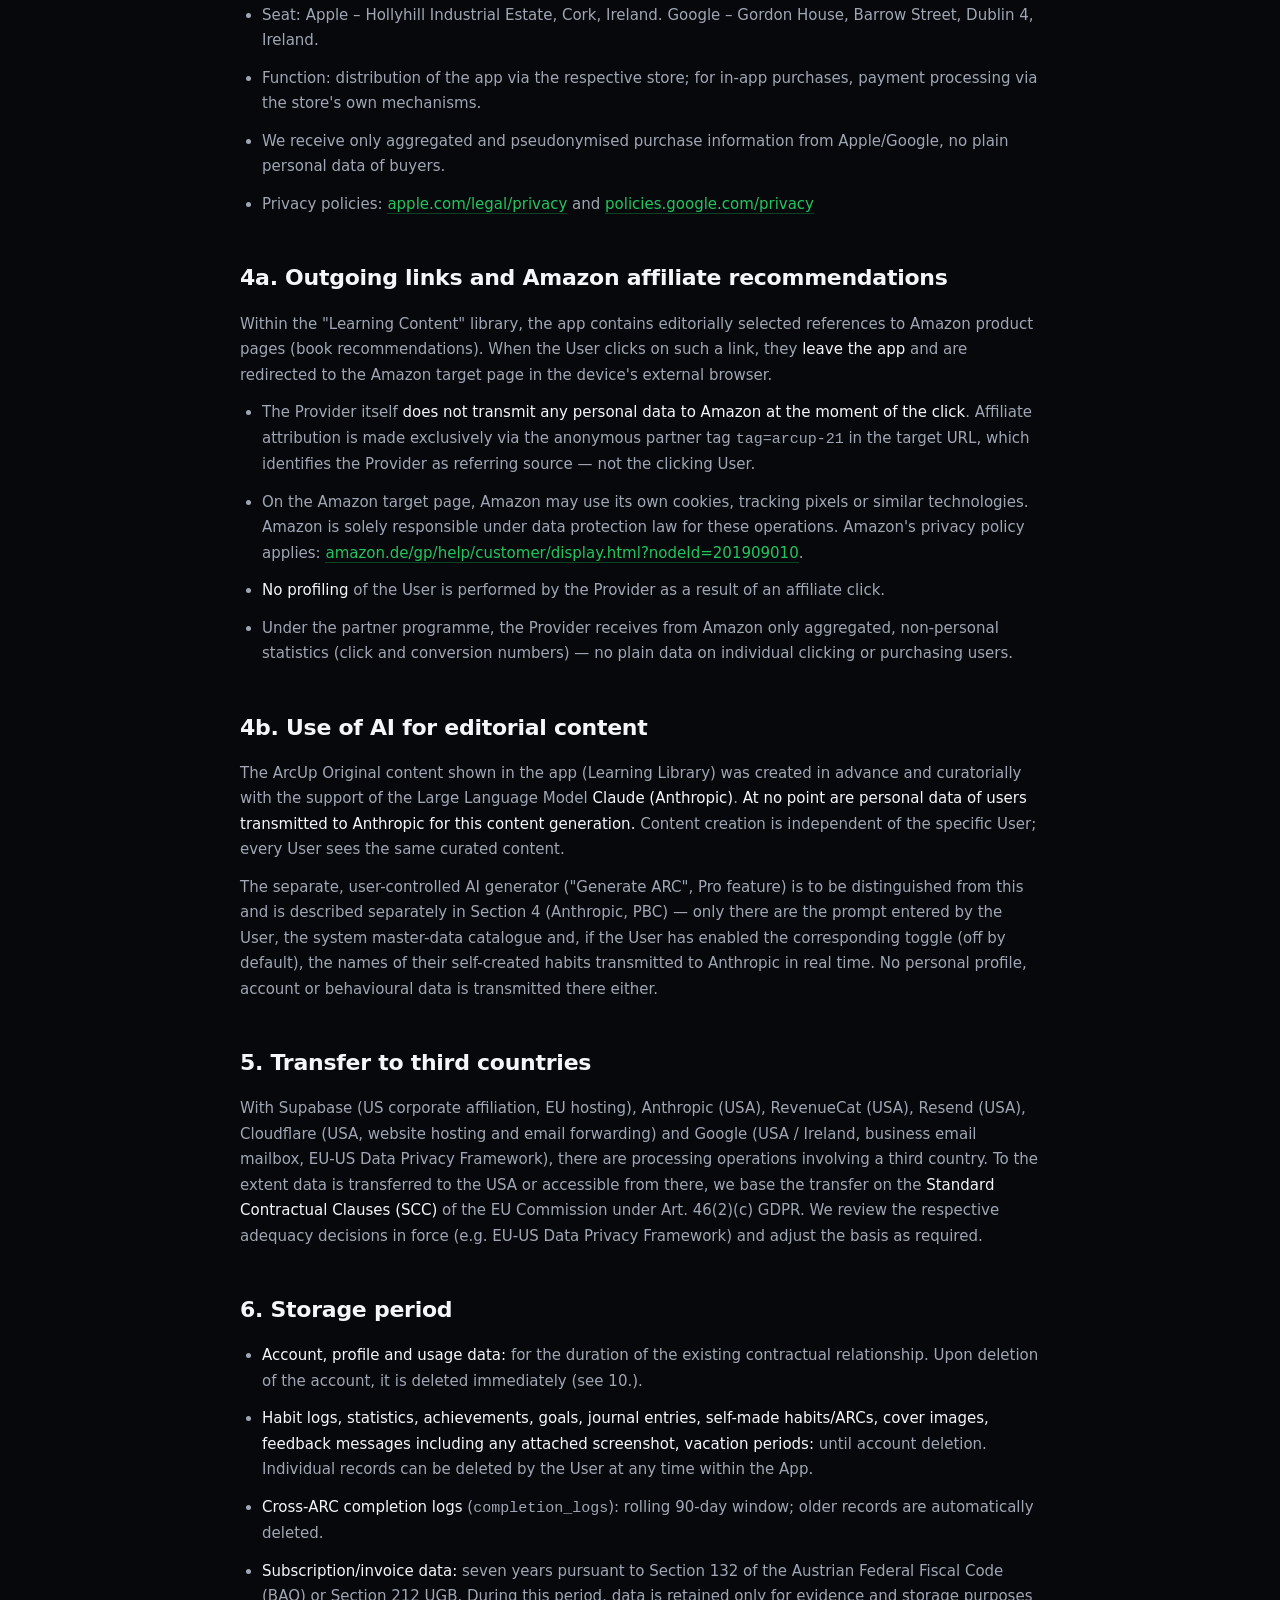
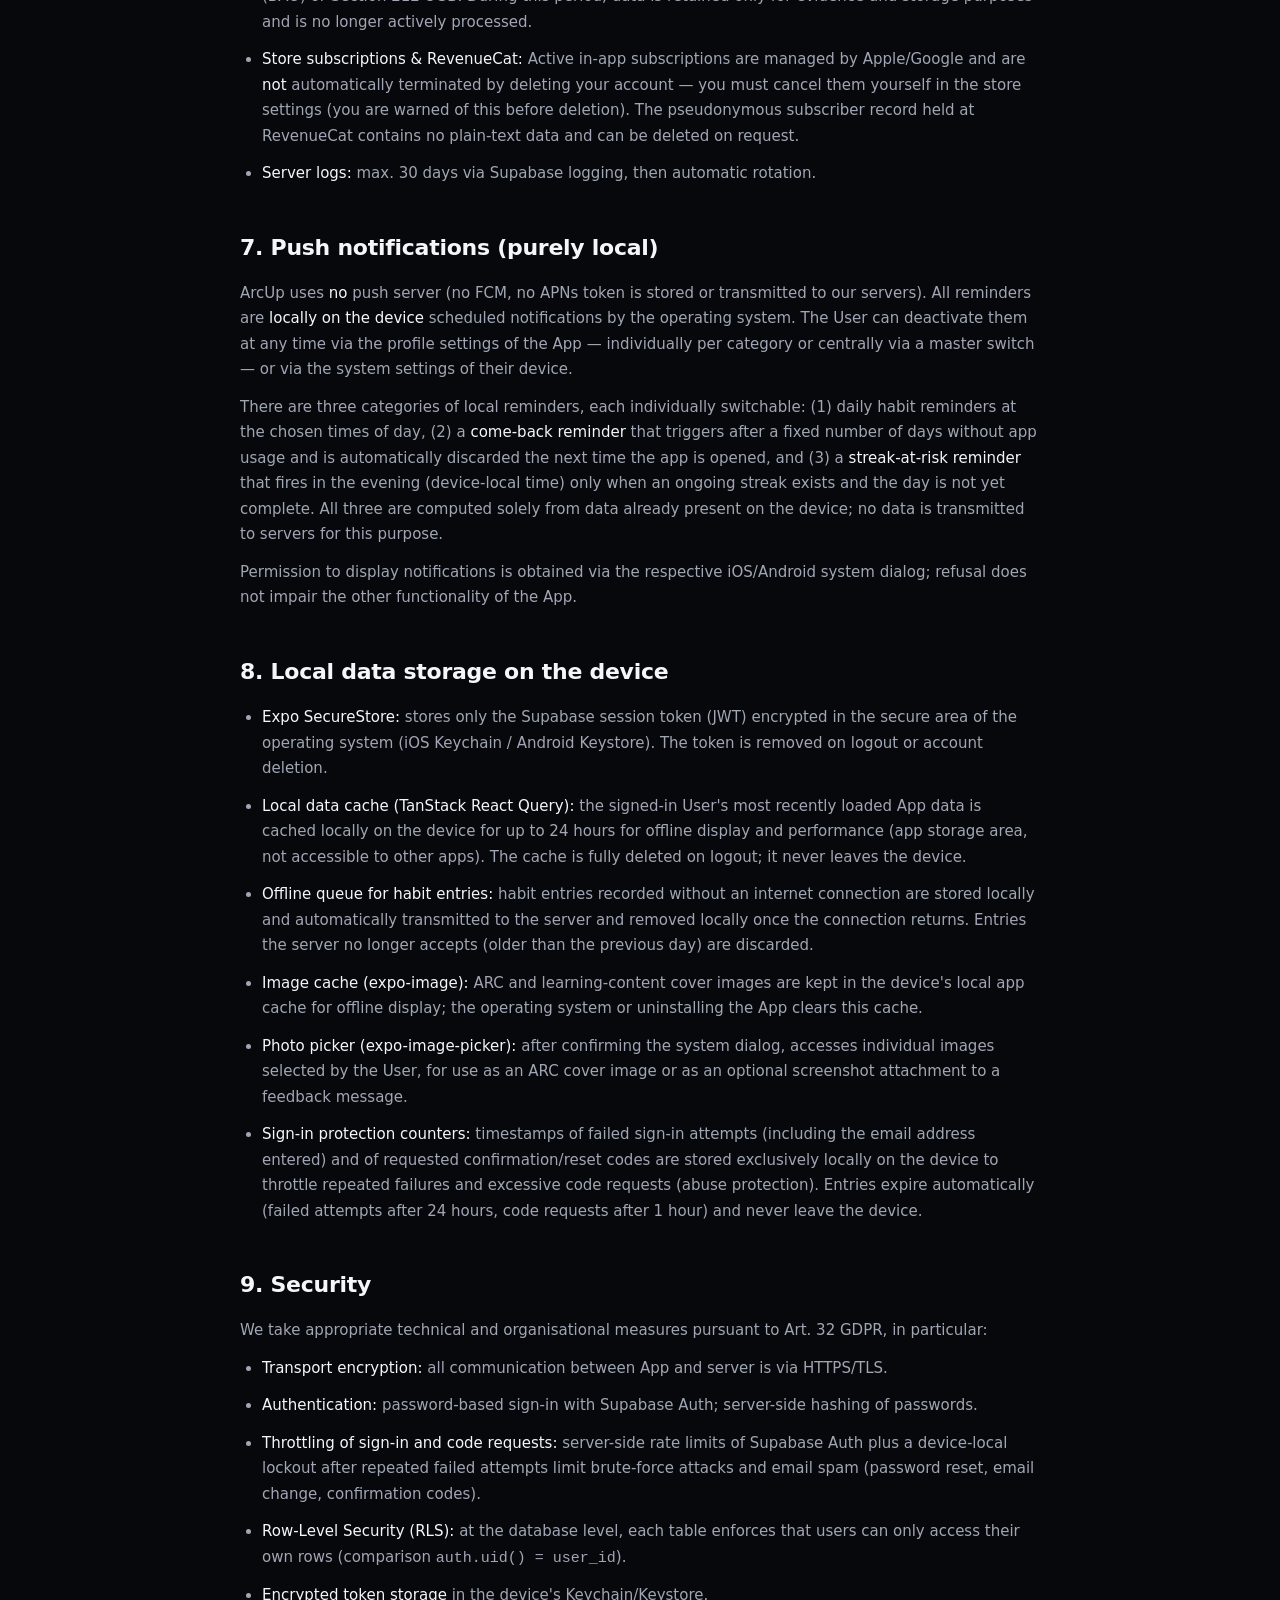
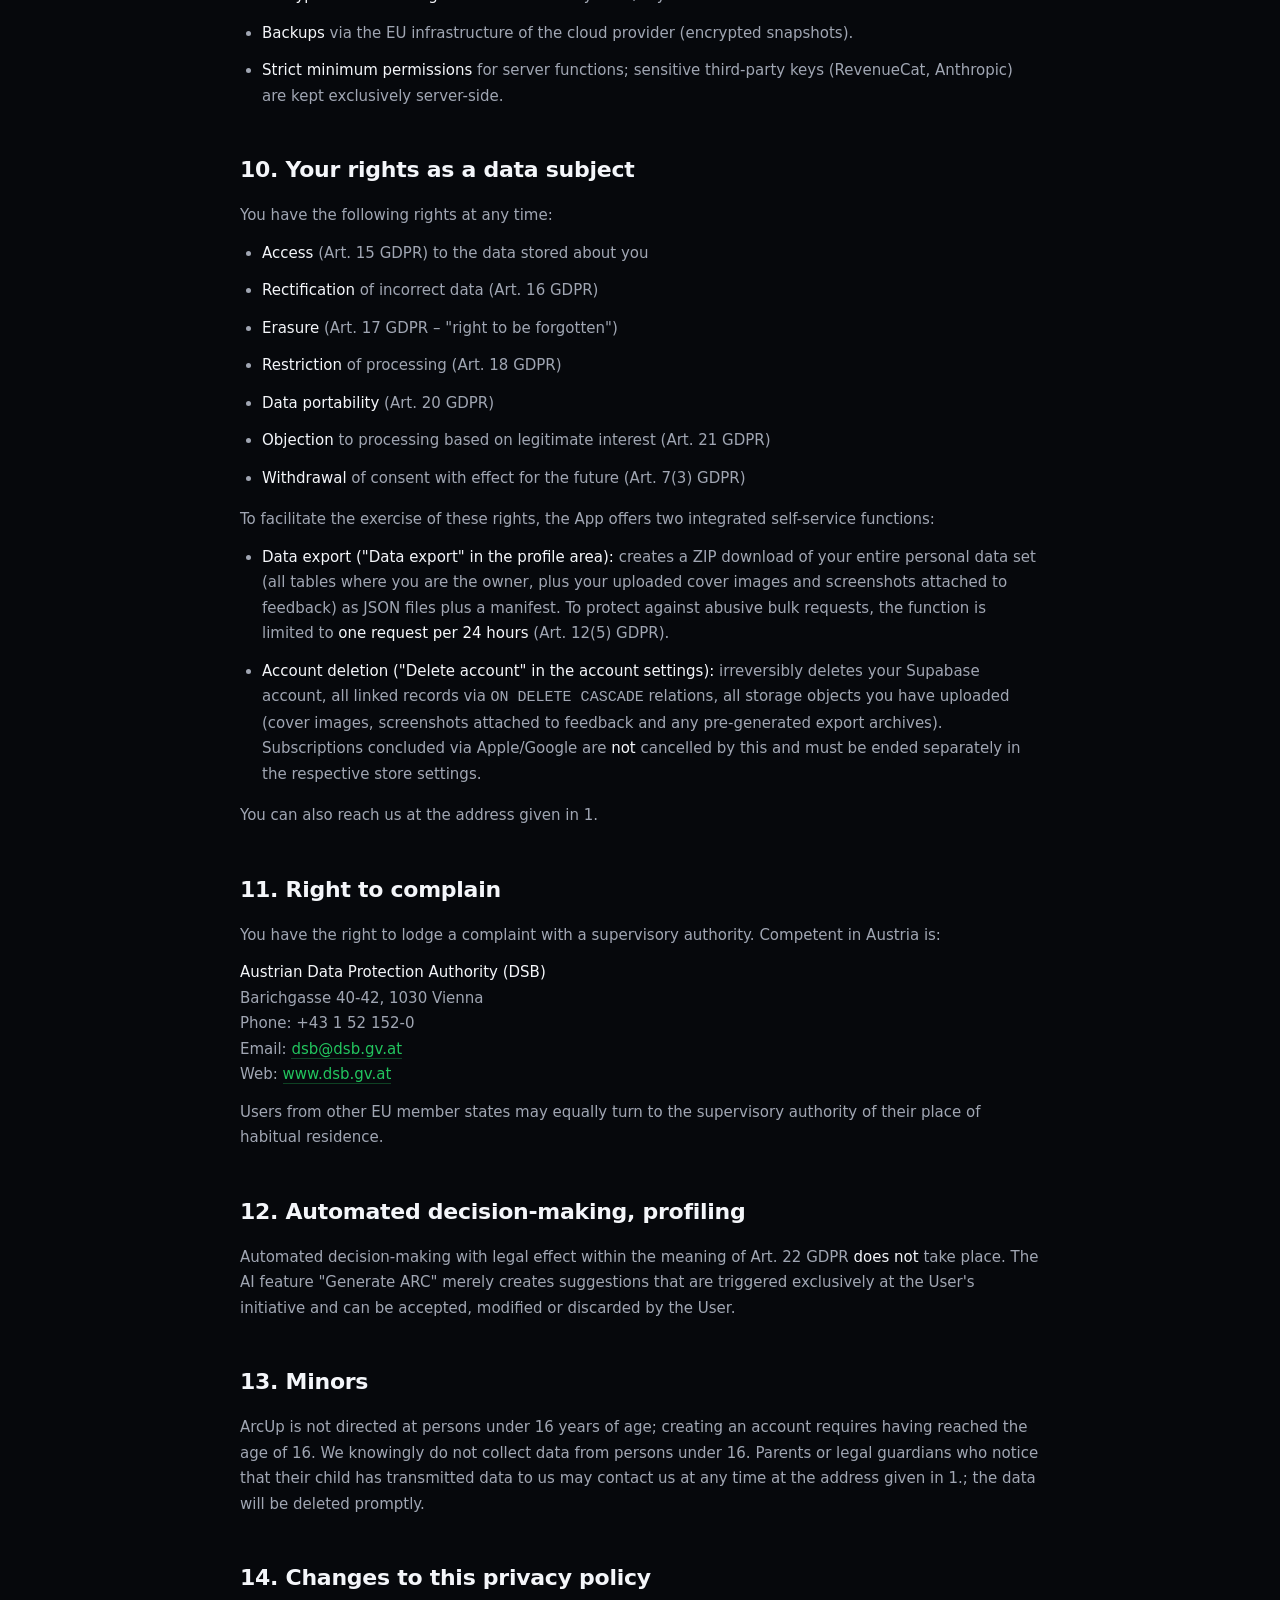
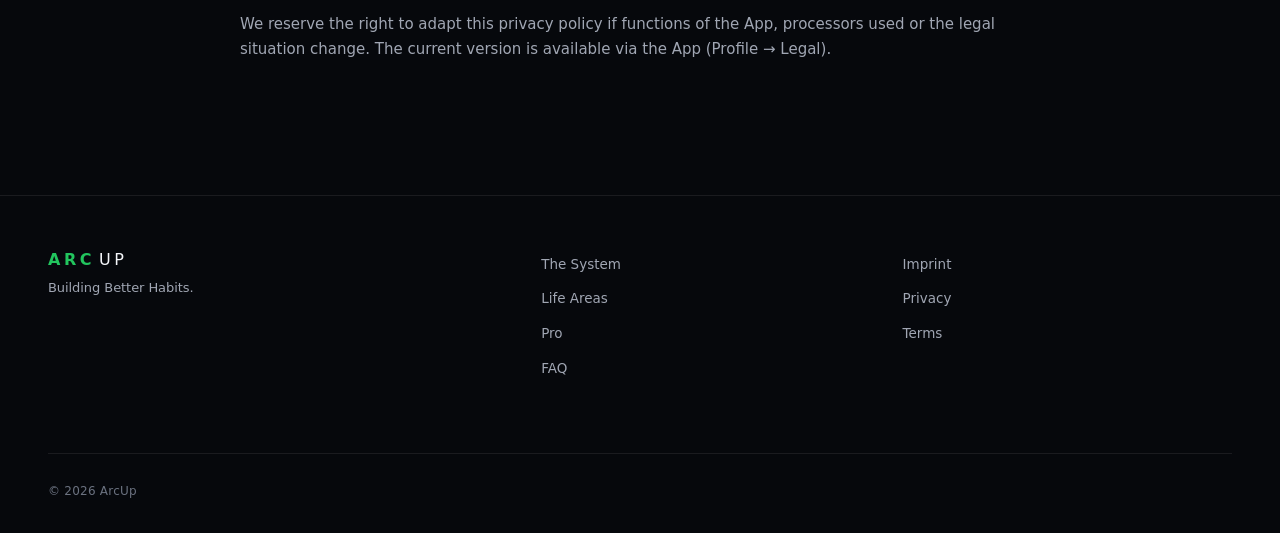
<file: datenschutz.html>
<!DOCTYPE html>
<html lang="de" data-i18n-title="title.datenschutz">
<head>
  <meta charset="UTF-8" />
  <meta name="viewport" content="width=device-width, initial-scale=1.0" />
  <script>(function(){try{var s=['de','en','es','fr','it'],l=localStorage.getItem('arcup-lang')||(navigator.language||'de').slice(0,2).toLowerCase();document.documentElement.lang=s.indexOf(l)>-1?l:'de';}catch(e){}})();</script>
  <title>Datenschutzerklärung — ArcUp</title>
  <meta name="robots" content="noindex" />
  <link rel="icon" href="/favicon.ico" sizes="any" />
  <link rel="icon" type="image/png" href="assets/favicon.png?v=2" />
  <link rel="apple-touch-icon" href="assets/icon.png?v=2" />
  <link rel="preload" href="assets/fonts/geist-latin.woff2" as="font" type="font/woff2" crossorigin />
  <link rel="stylesheet" href="css/styles.css" />
  <link rel="stylesheet" href="css/i18n.css" />
</head>
<body>

<nav id="nav" class="scrolled">
  <div class="container nav-inner">
    <a href="index.html" class="nav-brand" data-i18n-attr-aria-label="nav.home" aria-label="ArcUp Startseite">
      <span class="brand-mark">
        <span class="brand-arc">ARC</span><span class="brand-up">UP</span>
      </span>
    </a>
    <ul class="nav-links" id="navLinks">
      <li><a href="index.html#philosophy" data-i18n="nav.philosophy">Philosophie</a></li>
      <li><a href="index.html#system" data-i18n="nav.system">Das System</a></li>
      <li><a href="index.html#pricing" data-i18n="nav.pricing">Pro</a></li>
      <li><a href="index.html#download" class="btn btn-pill" data-i18n="nav.download">App laden</a></li>
      <li><div data-lang-switcher></div></li>
    </ul>
    <button class="nav-toggle" id="navToggle" data-i18n-attr-aria-label="nav.menu" aria-label="Menü öffnen">
      <span></span><span></span><span></span>
    </button>
  </div>
</nav>

<main class="container">
  <div class="legal-page">
    <h1 data-i18n="legal.datenschutz.title">Datenschutzerklärung</h1>
    <p class="last-updated" data-i18n="legal.lastUpdated.datenschutz">Stand: 17. Juli 2026</p>

    <p class="legal-fallback-notice" data-i18n="legal.fallbackNotice"></p>

    <!-- ════════════ DE ════════════ -->
    <section data-lang-section="de">
      <p>
        Diese Datenschutzerklärung erläutert Art, Umfang und Zwecke der Verarbeitung
        personenbezogener Daten im Rahmen der Nutzung der mobilen Anwendung
        <strong>ArcUp</strong> (im Folgenden „App"). Maßgeblich sind die
        Datenschutz-Grundverordnung (<strong>DSGVO</strong>), das österreichische
        <strong>Datenschutzgesetz (DSG)</strong> sowie ergänzende Bestimmungen.
      </p>

      <h2>1. Verantwortlicher</h2>
      <p>
        Verantwortlicher im Sinne des Art. 4 Z 7 DSGVO ist die im Impressum
        (siehe <a href="impressum.html">Impressum</a>) genannte Person. Für
        datenschutzrechtliche Anliegen ist folgende Kontaktadresse eingerichtet:
      </p>
      <p>E-Mail: <a href="mailto:privacy@arc-up.com"><strong>privacy@arc-up.com</strong></a></p>
      <p>
        Ein Datenschutzbeauftragter ist nach Art. 37 DSGVO nicht bestellt, da die gesetzlichen
        Voraussetzungen hierfür nicht vorliegen.
      </p>

      <h2>2. Übersicht: welche Daten wir verarbeiten</h2>
      <p>
        Die App ist so gestaltet, dass möglichst <strong>wenige personenbezogene Daten</strong>
        verarbeitet werden („Datenminimierung", Art. 5 Abs. 1 lit. c DSGVO). Konkret werden
        folgende Datenkategorien verarbeitet:
      </p>

      <h3>a) Account- und Profildaten</h3>
      <ul>
        <li>E-Mail-Adresse (für Anmeldung, Konto-Bestätigung, Passwort-Zurücksetzung)</li>
        <li>Benutzername, Vorname (im Profil)</li>
        <li>Spracheinstellung, Maßeinheit (metrisch/imperial), Zeitzone, Farbschema, erster Wochentag</li>
        <li>Benachrichtigungs-Einstellungen: Erinnerungszeiten für Habit-Benachrichtigungen (Morgen / Mittag / Abend), ein Hauptschalter für alle Benachrichtigungen sowie die An/Aus-Schalter für die Rückkehr-Erinnerung (bei längerer Inaktivität) und die Streak-in-Gefahr-Erinnerung</li>
        <li>Onboarding-Status („welche Walkthroughs habe ich gesehen")</li>
        <li>Zeitpunkt der einmaligen Kenntnisnahme des Gesundheits-Hinweises (siehe <a href="agb.html">AGB</a> § 9 Abs. 6–7)</li>
        <li>Zeitstempel der Kontoerstellung, des letzten Logins und des letzten Datenexports</li>
      </ul>

      <h3>b) Nutzungsdaten zur App-Funktionalität</h3>
      <ul>
        <li>Selbst angelegte Lebensbereiche (Life Areas), Ziele, Tagebucheinträge</li>
        <li>Gewählte ARCs (Herausforderungen) und ihre Konfiguration</li>
        <li>Habit-Definitionen, sofern selbst erstellt</li>
        <li>Habit-Logs (täglich/wöchentlich eingegebene numerische Werte je Habit)</li>
        <li>Berechnete Statistiken: tägliche/wöchentliche Vervollständigung, Streak, XP, Level</li>
        <li>Erfolge / Achievements</li>
        <li>Urlaubsperioden (Vacation Mode) zur Pausierung der Streak</li>
        <li>Lesezeichen / Favoriten (gespeicherte Lerninhalte und ARCs)</li>
        <li>In-App-Feedback- und Support-Nachrichten (Freitext bis 2000 Zeichen, Kategorie; vom Nutzer aktiv übermittelt)</li>
      </ul>

      <h3>c) Hochgeladene Inhalte</h3>
      <ul>
        <li>ARC-Coverbilder, die der Nutzer selbst hochlädt (gespeichert im Storage-Bereich <code>arc-covers/&lt;user_id&gt;/</code>)</li>
        <li>Optionale Screenshots, die der Nutzer freiwillig an eine Feedback-Nachricht anhängt (gespeichert im privaten Storage-Bereich <code>feedback-screenshots/&lt;user_id&gt;/</code>; nicht öffentlich abrufbar, nur über kurzlebige signierte URLs für Administratoren einsehbar). Solche Screenshots können je nach Bildinhalt personenbezogene Daten enthalten.</li>
      </ul>

      <h3>d) Abonnement- und Kaufstatus-Daten</h3>
      <ul>
        <li>Tarif, Status, Verlängerungs-/Ablaufdatum, Kündigungsmarkierung</li>
        <li>Store-Kennzeichen, über das der Kauf erfolgte (z. B. „App Store", „Google Play")</li>
        <li>Eine pseudonyme Abonnenten-Kennung bei RevenueCat, die unserer internen Nutzer-ID entspricht</li>
        <li><strong>Keine</strong> Zahlungs-, Karten- oder Kontodaten: Der Kauf wird vollständig über die In-App-Kauf-Mechanismen von Apple bzw. Google abgewickelt; vollständige Zahlungsdaten werden ausschließlich vom jeweiligen Store verarbeitet und sind dem Anbieter zu keinem Zeitpunkt zugänglich.</li>
      </ul>

      <h3>e) Technische Daten</h3>
      <p>
        Beim Aufruf der Server-Infrastruktur fallen technisch unvermeidbare Protokolldaten
        an (IP-Adresse, Zeitstempel, Endpunkt, HTTP-Statuscode). Diese werden vom Cloud-Anbieter
        Supabase verarbeitet und nur zur Aufrechterhaltung des Betriebs und zur Abwehr von
        Missbrauch genutzt.
      </p>

      <h3>f) Daten, die wir <em>nicht</em> erheben</h3>
      <ul>
        <li><strong>Keine</strong> Standortdaten (GPS)</li>
        <li><strong>Keine</strong> Kontakte</li>
        <li><strong>Keine</strong> Kalender-, SMS- oder Telefonbuchdaten</li>
        <li><strong>Keine</strong> Push-Token / Geräte-Identifier für Push-Server (Benachrichtigungen werden ausschließlich <strong>lokal</strong> auf dem Gerät geplant – siehe 7.)</li>
        <li><strong>Kein</strong> App-Tracking durch Dritte, <strong>keine</strong> Drittanbieter-Analyse- oder Werbe-SDKs, <strong>keine</strong> Werbe-IDs, <strong>keine</strong> Cookies in der App, <strong>keine</strong> Drittanbieter-Tracker (Google Analytics, Facebook SDK o. ä. sind <strong>nicht</strong> eingebunden). Ein separates Verhaltens-Tracking findet nicht statt; rein interne, <strong>aggregierte</strong> Auswertungen bereits zu Funktionszwecken vorhandener Daten zur Reichweiten- und Nutzungsmessung sind in Abschnitt 3 beschrieben.</li>
        <li><strong>Keine</strong> Gesundheitsdaten im engeren Sinne des Art. 9 DSGVO werden gezielt erhoben. Habit-Logs können zwar Werte enthalten, die Rückschlüsse auf Verhalten zulassen (z. B. Schlafdauer, Schritte), werden jedoch ausschließlich auf Initiative des Nutzers eingegeben.</li>
      </ul>

      <h2>3. Zwecke und Rechtsgrundlagen</h2>
      <ul>
        <li><strong>Bereitstellung des Nutzerkontos, Authentifizierung</strong> (E-Mail, Passwort-Hash, Profildaten) — Art. 6 Abs. 1 lit. b DSGVO (Vertragserfüllung)</li>
        <li><strong>Bereitstellung der Kernfunktionen</strong> (Habit-Logging, ARCs, Statistiken) — Art. 6 Abs. 1 lit. b DSGVO</li>
        <li><strong>Beweissicherung der Kenntnisnahme des Gesundheits-Hinweises</strong> (AGB § 9 Abs. 6–7) — Art. 6 Abs. 1 lit. f DSGVO, berechtigtes Interesse an der Dokumentation der Aufklärung gegenüber Haftungsansprüchen</li>
        <li><strong>Bearbeitung von In-App-Feedback, Support und Produktverbesserung</strong> — Art. 6 Abs. 1 lit. f DSGVO, berechtigtes Interesse an Fehlerbehebung und Produktverbesserung</li>
        <li><strong>Abrechnung des Pro-Tarifs, Abonnement-Verwaltung</strong> — Art. 6 Abs. 1 lit. b DSGVO; steuerrechtliche Aufbewahrung Art. 6 Abs. 1 lit. c DSGVO i. V. m. BAO</li>
        <li><strong>KI-gestützte ARC-Vorschläge</strong> („Generate ARC", Pro-Feature) — Art. 6 Abs. 1 lit. b DSGVO, nur auf aktive Anfrage des Nutzers; die optionale Mitsendung der selbst erstellten Gewohnheiten zusätzlich Art. 6 Abs. 1 lit. a DSGVO (Einwilligung per Opt-in-Schalter, standardmäßig deaktiviert)</li>
        <li><strong>Lokale Erinnerungs-Benachrichtigungen</strong> — Art. 6 Abs. 1 lit. a DSGVO (Einwilligung über System-Dialog)</li>
        <li><strong>Datenexport und Datenauskunft</strong> (DSGVO Art. 15/20) — Art. 6 Abs. 1 lit. c DSGVO i. V. m. Art. 15/20 DSGVO</li>
        <li><strong>Kontolöschung</strong> (DSGVO Art. 17) — Art. 6 Abs. 1 lit. c DSGVO i. V. m. Art. 17 DSGVO</li>
        <li><strong>Aufrechterhaltung und Sicherheit des Betriebs</strong> (Logs, Missbrauchserkennung) — Art. 6 Abs. 1 lit. f DSGVO, berechtigtes Interesse an stabilem und sicherem Betrieb</li>
        <li><strong>Reichweiten- und Nutzungsmessung zur Produktverbesserung</strong> (internes Admin-Panel) — <strong>ausschließlich aggregierte bzw. pseudonyme</strong> Kennzahlen, berechnet aus bereits zu Funktionszwecken vorhandenen Daten (z. B. Gesamt- und aktive Nutzerzahlen, Neuregistrierungen, Verteilungen nach Sprache/Zeitzone/Tarif, Engagement-Durchschnitte wie Level/XP/Streak, Monatstrends); <strong>keine</strong> Auswertung identifizierbarer Einzelinhalte — Art. 6 Abs. 1 lit. f DSGVO, berechtigtes Interesse an der Verbesserung und wirtschaftlichen Tragfähigkeit der App; Widerspruchsrecht nach Art. 21 DSGVO</li>
      </ul>

      <h3>Zugriff durch den Betreiber</h3>
      <p>
        Der Anbieter ist datenschutzrechtlich <strong>Verantwortlicher</strong> (nicht Auftragsverarbeiter)
        und kann im technisch und organisatorisch erforderlichen Umfang auf gespeicherte Account- und
        Nutzungsdaten zugreifen – etwa zur Aufrechterhaltung des Betriebs, zur Fehlerbehebung, zur
        Bearbeitung von Support-Anfragen, zur Abwehr von Missbrauch sowie zur Erfüllung gesetzlicher
        Pflichten. Der Zugriff erfolgt nach dem Grundsatz der <strong>Erforderlichkeit</strong>
        (need-to-know):
      </p>
      <ul>
        <li>Systematische <strong>Auswertungen</strong> (siehe Abschnitt 3) erfolgen <strong>ausschließlich auf aggregierter bzw. pseudonymisierter Basis</strong>; dabei werden keine identifizierbaren Einzelinhalte einzelner Nutzer durchgesehen.</li>
        <li>Auf <strong>identifizierbare Einzelinhalte</strong> (z. B. der Freitext einer Feedback-Nachricht samt angehängtem Screenshot) wird nur bei einem <strong>konkreten Anlass</strong> zugegriffen, etwa zur Bearbeitung der jeweiligen Support-Nachricht.</li>
        <li>Der Betrieb wird derzeit von einer <strong>einzelnen verantwortlichen Person</strong> geführt; eine Weitergabe an oder Einsicht durch weitere Personen findet nicht statt. Sollte sich dies ändern, werden die Betroffenen informiert und etwaige Vertraulichkeits- bzw. Auftragsverarbeitungspflichten vorab erfüllt.</li>
      </ul>

      <h2>4. Empfänger / Auftragsverarbeiter</h2>
      <p>
        Wir setzen für den Betrieb der App folgende Auftragsverarbeiter ein. Mit allen wurden –
        soweit DSGVO-pflichtig – Auftragsverarbeitungsverträge (AVV) nach Art. 28 DSGVO
        abgeschlossen.
      </p>

      <h3>Supabase Inc. – Backend, Datenbank, Authentifizierung, Storage</h3>
      <ul>
        <li>Sitz: 970 Toa Payoh North, #07-04, Singapore 318992 (Holding); operative Tochter in den USA.</li>
        <li>Funktion: Hosting der PostgreSQL-Datenbank, Authentifizierungs-Service, Object Storage (für Coverbilder, optionale Feedback-Screenshots und Daten-Exporte), Edge Functions.</li>
        <li><strong>Hosting-Region: Stockholm (<code>eu-north-1</code>), Europäische Union.</strong> Datenbank, Auth-Service, Storage und Edge Functions liegen physisch in der EU.</li>
        <li>Drittlandsbezug: Supabase ist ein US-amerikanisches Unternehmen. Mit Supabase besteht ein AVV inklusive der EU-Standardvertragsklauseln nach Art. 46 Abs. 2 lit. c DSGVO.</li>
        <li>Datenschutzerklärung: <a href="https://supabase.com/privacy" target="_blank" rel="noopener noreferrer">supabase.com/privacy</a></li>
      </ul>

      <h3>RevenueCat, Inc. – Abonnement-Validierung und -Statusverwaltung</h3>
      <ul>
        <li>Sitz: 1100 Mission St, San Francisco, CA 94103, USA.</li>
        <li>Funktion: Technische Validierung der über Apple/Google getätigten In-App-Käufe sowie Verwaltung und Synchronisation des Abonnement-Status (Webhook-Lieferung von Kauf-, Verlängerungs- und Kündigungs-Ereignissen an unser Backend). RevenueCat wickelt <strong>keine</strong> Zahlungen ab.</li>
        <li>Verarbeitete Daten: eine pseudonyme App-User-ID (entspricht unserer internen Nutzer-ID), Kauf-/Abonnement-Status, Produkt-Kennung, Store-Kennzeichen (Apple/Google), Zeitstempel. <strong>Keine</strong> Zahlungs-, Karten- oder Kontodaten, keine E-Mail-Adresse, keine Klarnamen.</li>
        <li>Drittlandsbezug: USA. RevenueCat stellt EU-Standardvertragsklauseln zur Verfügung.</li>
        <li>Datenschutzerklärung: <a href="https://www.revenuecat.com/privacy" target="_blank" rel="noopener noreferrer">revenuecat.com/privacy</a></li>
      </ul>

      <h3>Anthropic, PBC – Generierung von ARC-Vorschlägen (Pro-Feature)</h3>
      <ul>
        <li>Sitz: 548 Market St, PMB 90375, San Francisco, CA 94104, USA.</li>
        <li>Funktion: Verarbeitung des vom Nutzer eingegebenen Textprompts plus mitgeschickter Katalog-Stammdaten (integrierter System-Habit-Katalog, Lebensbereiche, Sprache, Einheitensystem) zur Erzeugung eines KI-generierten ARC-Vorschlags durch das Modell <em>Claude Haiku 4.5</em>.</li>
        <li>Übermittelte Daten: Standardmäßig werden <strong>nur</strong> der Prompt-Freitext sowie der gemeinsame, für alle Nutzer identische System-Stammdaten-Katalog (Gewohnheiten, Lebensbereiche, Sprache, Einheit) übermittelt. Aktiviert der Pro-Nutzer den optionalen Schalter „Eigene Gewohnheiten einbeziehen" (standardmäßig <strong>deaktiviert</strong>), werden zusätzlich die <strong>Bezeichnungen seiner selbst erstellten Gewohnheiten</strong> übertragen. <strong>Nicht</strong> übermittelt werden in keinem Fall Profil-/Kontodaten, E-Mail-Adresse, Nutzer-ID, Habit-Logs, Statistiken, Streaks oder sonstige Verhaltens-/Verlaufsdaten.</li>
        <li>Drittlandsbezug: USA. Anthropic stellt EU-Standardvertragsklauseln zur Verfügung.</li>
        <li>Datenverwendung: Eingaben werden laut Anthropic-Richtlinie für API-Kunden <strong>nicht</strong> für das Training von Modellen verwendet. Anthropic speichert API-Eingaben standardmäßig nur für die Dauer der Anfrage bzw. zur Missbrauchserkennung für einen begrenzten Zeitraum.</li>
        <li>Diese Funktion wird <strong>ausschließlich auf aktive Anfrage</strong> des Pro-Nutzers ausgelöst.</li>
        <li>Datenschutzerklärung: <a href="https://www.anthropic.com/legal/privacy" target="_blank" rel="noopener noreferrer">anthropic.com/legal/privacy</a></li>
      </ul>

      <h3>Resend (betrieben von Plus Five Five, Inc.) – Versand von System-/Auth-E-Mails</h3>
      <ul>
        <li>Sitz: <strong>Plus Five Five, Inc.</strong> (Marke „Resend"), 2261 Market Street #5039, San Francisco, CA 94114, USA.</li>
        <li>Funktion: technischer Versand der automatisierten System-E-Mails der App (E-Mail-Bestätigung bei der Registrierung, Passwort-Zurücksetzung) über einen eigenen SMTP-Dienst, ausgelöst durch den Supabase-Authentifizierungs-Service; Absender <code>noreply@arc-up.com</code>.</li>
        <li>Verarbeitete Daten: die <strong>E-Mail-Adresse</strong> des Empfängers sowie der Inhalt der jeweiligen System-Mail (Bestätigungs-/Reset-Link). <strong>Keine</strong> weiteren Profil-, Nutzungs- oder Verhaltensdaten.</li>
        <li>Drittlandsbezug: USA. Resend stellt EU-Standardvertragsklauseln zur Verfügung.</li>
        <li>Datenschutzerklärung: <a href="https://resend.com/legal/privacy-policy" target="_blank" rel="noopener noreferrer">resend.com/legal/privacy-policy</a></li>
      </ul>

      <h3>Cloudflare (Cloudflare, Inc.) – Website-Hosting, CDN &amp; DNS</h3>
      <ul>
        <li>Sitz: 101 Townsend St, San Francisco, CA 94107, USA.</li>
        <li>Funktion: Hosting und Auslieferung der Website <strong>arc-up.com</strong> (inkl. dieser Rechtstexte) über Cloudflare Pages/CDN, DNS-Verwaltung der Domain sowie <strong>E-Mail-Weiterleitung (Cloudflare Email Routing)</strong> der an <code>contact@</code>, <code>support@</code> und <code>privacy@arc-up.com</code> eingehenden Nachrichten an das geschäftliche Postfach (siehe Google).</li>
        <li>Verarbeitete Daten: technisch unvermeidbare <strong>Zugriffsdaten</strong> beim Aufruf der Website (IP-Adresse, Zeitstempel, angefragte Seite, User-Agent) zur Auslieferung und Missbrauchsabwehr; bei der E-Mail-Weiterleitung zusätzlich Absenderadresse und Inhalt der durchgeleiteten Nachricht (nur Transit, keine dauerhafte Speicherung bei Cloudflare).</li>
        <li>Drittlandsbezug: USA. Cloudflare stellt EU-Standardvertragsklauseln zur Verfügung (DPA).</li>
        <li>Datenschutzerklärung: <a href="https://www.cloudflare.com/privacypolicy/" target="_blank" rel="noopener noreferrer">cloudflare.com/privacypolicy</a></li>
      </ul>

      <h3>Google (Google Ireland Ltd. / Google LLC) – geschäftliches E-Mail-Postfach (Kontakt/Support)</h3>
      <ul>
        <li>Sitz: Google Ireland Limited, Gordon House, Barrow Street, Dublin 4, Irland; Muttergesellschaft Google LLC, USA (Mountain View, CA).</li>
        <li>Funktion: Betrieb des geschäftlichen E-Mail-Postfachs, in das die über Cloudflare Email Routing weitergeleiteten Nachrichten an <code>contact@</code>, <code>support@</code> und <code>privacy@arc-up.com</code> zugestellt werden; verarbeitet E-Mails, wenn ein Nutzer den Anbieter per E-Mail kontaktiert.</li>
        <li>Verarbeitete Daten: E-Mail-Adresse von Absender/Empfänger und der Inhalt der jeweiligen Nachricht (vom Nutzer freiwillig übermittelt).</li>
        <li>Drittlandsbezug: Google LLC ist ein US-Unternehmen; eine Verarbeitung in den USA ist möglich. Google LLC ist unter dem <strong>EU-US Data Privacy Framework</strong> zertifiziert; ergänzend stützen wir uns auf EU-Standardvertragsklauseln.</li>
        <li>Datenschutzerklärung: <a href="https://policies.google.com/privacy" target="_blank" rel="noopener noreferrer">policies.google.com/privacy</a></li>
      </ul>

      <h3>Apple Distribution International Ltd. / Google Commerce Ltd. – App-Vertrieb</h3>
      <ul>
        <li>Sitz: Apple – Hollyhill Industrial Estate, Cork, Irland. Google – Gordon House, Barrow Street, Dublin 4, Irland.</li>
        <li>Funktion: Vertrieb der App über den jeweiligen Store; bei In-App-Käufen Abwicklung der Zahlung über die Store-eigenen Mechanismen.</li>
        <li>Wir erhalten von Apple/Google nur aggregierte und pseudonymisierte Informationen über Käufe, keine personenbezogenen Klardaten der Käufer.</li>
        <li>Datenschutzerklärungen: <a href="https://www.apple.com/legal/privacy" target="_blank" rel="noopener noreferrer">apple.com/legal/privacy</a> und <a href="https://policies.google.com/privacy" target="_blank" rel="noopener noreferrer">policies.google.com/privacy</a></li>
      </ul>

      <h2>4a. Ausgehende Links und Amazon-Affiliate-Empfehlungen</h2>
      <p>
        Die App enthält in den „Lerninhalten" redaktionell ausgewählte Verweise zu
        Amazon-Produktseiten (Buchempfehlungen). Klickt der Nutzer auf einen solchen Link,
        <strong>verlässt er die App</strong> und wird im externen Browser des Geräts zur
        Amazon-Zielseite weitergeleitet.
      </p>
      <ul>
        <li>Der Anbieter selbst <strong>überträgt im Moment des Klicks keine personenbezogenen Daten</strong> an Amazon. Die Affiliate-Zuordnung erfolgt ausschließlich über den anonymen Partner-Tag <code>tag=arcup-21</code> in der Ziel-URL, der den Anbieter als vermittelnde Quelle ausweist, nicht den klickenden Nutzer.</li>
        <li>Auf der Amazon-Zielseite kann Amazon eigene Cookies, Tracking-Pixel oder ähnliche Technologien einsetzen. Für diese Vorgänge ist ausschließlich Amazon datenschutzrechtlich verantwortlich. Maßgeblich ist Amazons Datenschutzerklärung: <a href="https://www.amazon.de/gp/help/customer/display.html?nodeId=201909010" target="_blank" rel="noopener noreferrer">amazon.de/gp/help/customer/display.html?nodeId=201909010</a>.</li>
        <li>Es findet <strong>kein Profiling</strong> des Nutzers durch den Anbieter im Zuge eines Affiliate-Klicks statt.</li>
        <li>Der Anbieter erhält von Amazon im Rahmen des Partnerprogramms ausschließlich aggregierte, nicht personenbezogene Statistiken (Klick- und Conversionszahlen) — keine Klardaten zu einzelnen klickenden oder kaufenden Nutzern.</li>
      </ul>

      <h2>4b. Einsatz von KI für redaktionelle Inhalte</h2>
      <p>
        Die in der App angezeigten ArcUp-Original-Inhalte (Lerninhalte) wurden mit Unterstützung
        des Large Language Models <strong>Claude (Anthropic)</strong> vorab und kuratorisch erstellt.
        <strong>Es werden zu keinem Zeitpunkt personenbezogene Daten der Nutzer für diese
        Inhaltsgenerierung an Anthropic übermittelt.</strong> Die Inhaltserstellung erfolgt
        unabhängig vom konkreten Nutzer; jeder Nutzer sieht denselben kuratierten Inhalt.
      </p>
      <p>
        Der separate, nutzergesteuerte KI-Generator („Generate ARC", Pro-Feature) ist hiervon zu
        unterscheiden und in Abschnitt 4 (Anthropic, PBC) gesondert beschrieben — nur dort werden in
        Echtzeit der vom Nutzer eingegebene Prompt sowie der System-Stammdaten-Katalog und, sofern der
        Nutzer den entsprechenden Schalter aktiviert hat (standardmäßig deaktiviert), die Bezeichnungen
        seiner selbst erstellten Gewohnheiten an Anthropic übermittelt. Personenbezogene Profil-, Konto-
        oder Verhaltensdaten werden auch dort nicht übertragen.
      </p>

      <h2>5. Drittlandsübermittlung</h2>
      <p>
        Mit Supabase (US-Konzernzugehörigkeit, EU-Hosting), Anthropic (USA), RevenueCat (USA), Resend (USA), Cloudflare (USA, Website-Hosting und E-Mail-Weiterleitung) und Google (USA / Irland, geschäftliches E-Mail-Postfach, EU-US Data Privacy Framework) bestehen
        Datenverarbeitungen mit Bezug zu einem Drittstaat. Soweit Daten in die USA übertragen
        oder von dort aus zugänglich werden, stützen wir die Übermittlung auf die
        <strong>Standardvertragsklauseln (SCC)</strong> der EU-Kommission gem. Art. 46 Abs. 2
        lit. c DSGVO. Wir prüfen die jeweils aktuellen Angemessenheitsentscheidungen
        (z. B. EU-US Data Privacy Framework) und passen die Grundlage bei Bedarf an.
      </p>

      <h2>6. Speicherdauer</h2>
      <ul>
        <li><strong>Account-, Profil- und Nutzungsdaten:</strong> für die Dauer des bestehenden Vertragsverhältnisses. Bei Löschung des Kontos werden sie umgehend gelöscht (siehe 10.).</li>
        <li><strong>Habit-Logs, Statistiken, Achievements, Ziele, Journal-Einträge, Selfmade-Habits/-ARCs, Coverbilder, Feedback-Nachrichten samt optional angehängtem Screenshot, Urlaubsperioden:</strong> bis zur Kontolöschung. Einzelne Datensätze kann der Nutzer jederzeit selbst innerhalb der App löschen.</li>
        <li><strong>Cross-ARC-Vervollständigungs-Logs</strong> (<code>completion_logs</code>): rollierendes 90-Tage-Fenster; ältere Datensätze werden automatisch gelöscht.</li>
        <li><strong>Abo-/Rechnungsdaten:</strong> sieben Jahre gemäß § 132 Bundesabgabenordnung (BAO) bzw. § 212 UGB. Innerhalb dieser Frist werden Daten nur noch zu Beweis- und Aufbewahrungszwecken vorgehalten und nicht weiter aktiv verarbeitet.</li>
        <li><strong>Store-Abonnements &amp; RevenueCat:</strong> Aktive In-App-Abonnements werden von Apple bzw. Google verwaltet und durch eine Kontolöschung <strong>nicht</strong> automatisch beendet — der Nutzer muss sie in den Store-Einstellungen selbst kündigen (hierauf wird vor der Löschung hingewiesen). Der bei RevenueCat gespeicherte pseudonyme Abonnenten-Datensatz enthält keine Klardaten und wird bei der Konto-Löschung automatisch über die RevenueCat-API mitgelöscht.</li>
        <li><strong>Server-Logs:</strong> maximal 30 Tage durch Supabase-Logging, danach automatische Rotation.</li>
      </ul>

      <h2>7. Push-Benachrichtigungen (rein lokal)</h2>
      <p>
        ArcUp nutzt <strong>keinen</strong> Push-Server (kein FCM, kein APNs-Token wird gespeichert
        oder an unsere Server übertragen). Alle Erinnerungen sind <strong>lokal auf dem Gerät</strong>
        durch das Betriebssystem geplante Benachrichtigungen. Der Nutzer kann sie jederzeit über
        die Profil-Einstellungen der App – einzeln je Kategorie oder zentral über einen Hauptschalter –
        oder über die System-Einstellungen seines Geräts vollständig deaktivieren.
      </p>
      <p>
        Es gibt drei Kategorien lokaler Erinnerungen, jeweils einzeln abschaltbar:
        (1) tägliche Habit-Erinnerungen zu den gewählten Tageszeiten, (2) eine
        <strong>Rückkehr-Erinnerung</strong>, die nach einer festen Zahl an Tagen ohne App-Nutzung
        ausgelöst und beim nächsten Öffnen automatisch wieder verworfen wird, sowie (3) eine
        <strong>Streak-in-Gefahr-Erinnerung</strong>, die nur dann am Abend (gerätelokale Zeit)
        ausgelöst wird, wenn ein laufender Streak besteht und der Tag noch nicht abgeschlossen ist.
        Alle drei werden ausschließlich aus bereits auf dem Gerät vorhandenen Daten berechnet;
        es werden hierfür keine Daten an Server übertragen.
      </p>
      <p>
        Die Berechtigung zur Anzeige von Benachrichtigungen wird über den jeweiligen System-Dialog
        von iOS/Android eingeholt; eine Ablehnung beeinträchtigt die übrige Funktionalität der
        App nicht.
      </p>

      <h2>8. Lokale Datenspeicherung auf dem Gerät</h2>
      <ul>
        <li><strong>Expo SecureStore:</strong> speichert ausschließlich das Supabase-Sitzungstoken (JWT) verschlüsselt im sicheren Bereich des Betriebssystems (iOS Keychain / Android Keystore). Bei Logout oder Konto-Löschung wird das Token entfernt.</li>
        <li><strong>Lokaler Daten-Cache (TanStack React Query):</strong> zuletzt geladene App-Daten des angemeldeten Nutzers werden zur Offline-Anzeige und Performance-Optimierung bis zu 24 Stunden lokal auf dem Gerät zwischengespeichert (App-Speicherbereich, für andere Apps nicht zugänglich). Beim Logout wird der Cache vollständig gelöscht; er verlässt das Gerät zu keinem Zeitpunkt.</li>
        <li><strong>Offline-Warteschlange für Habit-Einträge:</strong> ohne Internetverbindung erfasste Habit-Einträge werden lokal zwischengespeichert und bei Wiederverbindung automatisch an den Server übertragen und lokal entfernt. Einträge, die serverseitig nicht mehr zulässig sind (älter als der Vortag), werden verworfen.</li>
        <li><strong>Bild-Cache (expo-image):</strong> ARC- und Lerninhalt-Coverbilder werden zur Offline-Anzeige im lokalen App-Cache des Geräts vorgehalten; das Betriebssystem bzw. die App-Deinstallation räumt diesen Cache auf.</li>
        <li><strong>Foto-Auswahl (expo-image-picker):</strong> greift nach Bestätigung des System-Dialogs auf einzelne, vom Nutzer ausgewählte Bilder zu, zur Verwendung als ARC-Coverbild oder als optionaler Screenshot-Anhang an eine Feedback-Nachricht.</li>
        <li><strong>Anmelde-Schutzzähler:</strong> Zeitstempel fehlgeschlagener Anmeldeversuche (inkl. der dabei eingegebenen E-Mail-Adresse) und angeforderter Bestätigungs-/Zurücksetzungs-Codes werden ausschließlich lokal auf dem Gerät gespeichert, um wiederholte Fehlversuche und übermäßige Code-Anfragen zu drosseln (Schutz vor Missbrauch). Einträge verfallen automatisch (Fehlversuche nach 24 Stunden, Code-Anfragen nach 1 Stunde) und verlassen das Gerät zu keinem Zeitpunkt.</li>
      </ul>

      <h2>9. Sicherheit</h2>
      <p>
        Wir treffen geeignete technische und organisatorische Maßnahmen gemäß Art. 32 DSGVO,
        insbesondere:
      </p>
      <ul>
        <li><strong>Transport-Verschlüsselung:</strong> Sämtliche Kommunikation zwischen App und Server erfolgt über HTTPS/TLS.</li>
        <li><strong>Authentifizierung:</strong> Passwort-basierte Anmeldung mit Supabase Auth; serverseitiges Hashing der Passwörter.</li>
        <li><strong>Drosselung von Anmelde- und Code-Anfragen:</strong> serverseitige Rate-Limits von Supabase Auth sowie eine gerätelokale Sperre nach wiederholten Fehlversuchen begrenzen Brute-Force-Angriffe und E-Mail-Spam (Passwort-Zurücksetzen, E-Mail-Änderung, Bestätigungs-Codes).</li>
        <li><strong>Row-Level Security (RLS):</strong> Auf Datenbank-Ebene ist für jede Tabelle erzwungen, dass Nutzer ausschließlich auf ihre eigenen Zeilen zugreifen können (Vergleich <code>auth.uid() = user_id</code>).</li>
        <li><strong>Verschlüsselte Token-Ablage</strong> im Keychain/Keystore des Endgeräts.</li>
        <li><strong>Backups</strong> durch die EU-Infrastruktur des Cloud-Anbieters (verschlüsselte Snapshots).</li>
        <li><strong>Strenge Minimal-Berechtigungen</strong> für Server-Funktionen; sensible Drittanbieter-Schlüssel (RevenueCat, Anthropic) liegen ausschließlich serverseitig.</li>
      </ul>

      <h2>10. Ihre Rechte als betroffene Person</h2>
      <p>Sie haben jederzeit folgende Rechte:</p>
      <ul>
        <li><strong>Auskunft</strong> (Art. 15 DSGVO) über die zu Ihrer Person gespeicherten Daten</li>
        <li><strong>Berichtigung</strong> unrichtiger Daten (Art. 16 DSGVO)</li>
        <li><strong>Löschung</strong> (Art. 17 DSGVO – „Recht auf Vergessenwerden")</li>
        <li><strong>Einschränkung</strong> der Verarbeitung (Art. 18 DSGVO)</li>
        <li><strong>Datenübertragbarkeit</strong> (Art. 20 DSGVO)</li>
        <li><strong>Widerspruch</strong> gegen Verarbeitungen, die auf berechtigtem Interesse beruhen (Art. 21 DSGVO)</li>
        <li><strong>Widerruf</strong> einer erteilten Einwilligung mit Wirkung für die Zukunft (Art. 7 Abs. 3 DSGVO)</li>
      </ul>
      <p>Zur Erleichterung der Ausübung dieser Rechte bietet die App zwei integrierte Selbstbedienungs-Funktionen:</p>
      <ul>
        <li><strong>Datenexport („Datenexport" im Profil-Bereich):</strong> erstellt einen ZIP-Download Ihres gesamten personenbezogenen Datenbestands (alle Tabellen, in denen Sie Eigentümer sind, plus Ihre hochgeladenen Coverbilder und an Feedback angehängten Screenshots) als JSON-Dateien plus Manifest. Aus Schutz vor missbräuchlichen Massenanfragen ist die Funktion auf <strong>eine Anfrage pro 24 Stunden</strong> beschränkt (Art. 12 Abs. 5 DSGVO).</li>
        <li><strong>Konto-Löschung („Konto löschen" in den Account-Einstellungen):</strong> löscht unwiderruflich Ihren Supabase-Account, alle damit verknüpften Datensätze über <code>ON DELETE CASCADE</code>-Verknüpfungen, sämtliche von Ihnen hochgeladenen Storage-Objekte (Coverbilder, an Feedback angehängte Screenshots und ggf. vorgenerierte Export-Archive) sowie den pseudonymen Abonnenten-Datensatz bei RevenueCat. Über Apple bzw. Google abgeschlossene Abonnements werden hierdurch <strong>nicht</strong> gekündigt und müssen separat in den Store-Einstellungen beendet werden.</li>
      </ul>
      <p>Darüber hinaus erreichen Sie uns unter der in 1. angegebenen Adresse.</p>

      <h2>11. Beschwerderecht</h2>
      <p>Sie haben das Recht, Beschwerde bei einer Aufsichtsbehörde einzulegen. Zuständig in Österreich ist:</p>
      <address>
        <p>
          <strong>Österreichische Datenschutzbehörde (DSB)</strong><br />
          Barichgasse 40-42, 1030 Wien<br />
          Telefon: +43 1 52 152-0<br />
          E-Mail: <a href="mailto:dsb@dsb.gv.at">dsb@dsb.gv.at</a><br />
          Web: <a href="https://www.dsb.gv.at" target="_blank" rel="noopener noreferrer">www.dsb.gv.at</a>
        </p>
      </address>
      <p>
        Nutzer aus anderen EU-Mitgliedstaaten können sich ebenso an die Aufsichtsbehörde
        ihres gewöhnlichen Aufenthaltsorts wenden.
      </p>

      <h2>12. Automatisierte Entscheidungsfindung, Profiling</h2>
      <p>
        Eine automatisierte Entscheidungsfindung mit rechtlicher Wirkung im Sinne des
        Art. 22 DSGVO findet <strong>nicht</strong> statt. Die KI-Funktion „Generate ARC"
        erstellt lediglich Vorschläge, die ausschließlich auf Initiative des Nutzers
        angestoßen werden und vom Nutzer angenommen, geändert oder verworfen werden können.
      </p>

      <h2>13. Minderjährige</h2>
      <p>
        ArcUp ist nicht auf Personen unter 16 Jahren ausgerichtet; eine Kontoerstellung setzt die
        Vollendung des 16. Lebensjahres voraus. Wir erheben wissentlich keine Daten von Personen
        unter 16 Jahren. Eltern oder Erziehungsberechtigte, die feststellen, dass ihr Kind uns
        Daten übermittelt hat, können sich jederzeit an die in 1. genannte Adresse wenden;
        die Daten werden umgehend gelöscht.
      </p>

      <h2>14. Änderungen dieser Datenschutzerklärung</h2>
      <p>
        Wir behalten uns vor, diese Datenschutzerklärung anzupassen, wenn sich Funktionen der
        App, eingesetzte Dienstleister oder die Rechtslage ändern. Die jeweils aktuelle Fassung
        ist über die App (Profil → Rechtliches) abrufbar.
      </p>
    </section>

    <!-- ════════════ EN ════════════ -->
    <section data-lang-section="en">
      <p>
        This privacy policy explains the nature, scope and purposes of the processing of
        personal data in connection with the use of the mobile application <strong>ArcUp</strong>
        (hereinafter the "App"). The relevant legal bases are the General Data Protection
        Regulation (<strong>GDPR</strong>), the Austrian Data Protection Act (DSG) and
        supplementary provisions. <em>Translation provided for convenience — the binding text
        is the German version.</em>
      </p>

      <h2>1. Controller</h2>
      <p>
        The controller within the meaning of Art. 4(7) GDPR is the person named in the
        <a href="impressum.html">imprint</a>. The following address is set up for data
        protection enquiries:
      </p>
      <p>Email: <a href="mailto:privacy@arc-up.com"><strong>privacy@arc-up.com</strong></a></p>
      <p>
        A Data Protection Officer has not been appointed under Art. 37 GDPR, as the statutory
        requirements for this are not met.
      </p>

      <h2>2. Overview: what data we process</h2>
      <p>
        The App is designed so that <strong>as little personal data as possible</strong> is
        processed ("data minimisation", Art. 5(1)(c) GDPR). Specifically, the following
        categories of data are processed:
      </p>

      <h3>a) Account and profile data</h3>
      <ul>
        <li>Email address (for sign-in, account confirmation, password reset)</li>
        <li>Username, first name (in the profile)</li>
        <li>Language preference, unit system (metric/imperial), time zone, colour scheme, first weekday</li>
        <li>Notification settings: reminder times for habit notifications (morning / midday / evening), a master switch for all notifications, plus the on/off toggles for the come-back reminder (after a period of inactivity) and the streak-at-risk reminder</li>
        <li>Onboarding status ("which walkthroughs have I seen")</li>
        <li>Time of the one-time acknowledgement of the health notice (see <a href="agb.html">Terms</a> § 9(6)–(7))</li>
        <li>Timestamps of account creation, last login and last data export</li>
      </ul>

      <h3>b) Usage data for app functionality</h3>
      <ul>
        <li>Self-created life areas, goals, journal entries</li>
        <li>Selected ARCs (challenges) and their configuration</li>
        <li>Habit definitions, if self-created</li>
        <li>Habit logs (numeric values entered daily/weekly per habit)</li>
        <li>Calculated statistics: daily/weekly completion, streak, XP, level</li>
        <li>Achievements</li>
        <li>Vacation periods (Vacation Mode) for pausing the streak</li>
        <li>Bookmarks / favorites (saved learning content and ARCs)</li>
        <li>In-app feedback and support messages (free text up to 2000 characters, category; actively submitted by the User)</li>
      </ul>

      <h3>c) Uploaded content</h3>
      <ul>
        <li>ARC cover images uploaded by the User (stored in the storage area <code>arc-covers/&lt;user_id&gt;/</code>)</li>
        <li>Optional screenshots the User voluntarily attaches to a feedback message (stored in the private storage area <code>feedback-screenshots/&lt;user_id&gt;/</code>; not publicly accessible, viewable by administrators only via short-lived signed URLs). Depending on their content, such screenshots may contain personal data.</li>
      </ul>

      <h3>d) Subscription and purchase-status data</h3>
      <ul>
        <li>Plan, status, renewal/expiry date, cancellation marker</li>
        <li>Store identifier the purchase was made through (e.g. "App Store", "Google Play")</li>
        <li>A pseudonymous subscriber identifier at RevenueCat, equal to our internal user ID</li>
        <li><strong>No</strong> payment, card or bank-account data: the purchase is handled entirely via the in-app purchase mechanisms of Apple/Google; full payment data is processed exclusively by the respective store and is at no point accessible to the Provider.</li>
      </ul>

      <h3>e) Technical data</h3>
      <p>
        When accessing the server infrastructure, technically unavoidable log data (IP address,
        timestamp, endpoint, HTTP status code) is generated. This is processed by the cloud
        provider Supabase and used only to maintain operation and prevent abuse.
      </p>

      <h3>f) Data we <em>do not</em> collect</h3>
      <ul>
        <li><strong>No</strong> location data (GPS)</li>
        <li><strong>No</strong> contacts</li>
        <li><strong>No</strong> calendar, SMS or phonebook data</li>
        <li><strong>No</strong> push tokens / device identifiers for push servers (notifications are scheduled exclusively <strong>locally</strong> on the device – see 7.)</li>
        <li><strong>No</strong> third-party app tracking, <strong>no</strong> third-party analytics or advertising SDKs, <strong>no</strong> advertising IDs, <strong>no</strong> cookies in the app, <strong>no</strong> third-party trackers (Google Analytics, Facebook SDK or similar are <strong>not</strong> integrated). No separate behavioural tracking takes place; purely internal, <strong>aggregated</strong> evaluations of data already held for functional purposes, for reach and usage measurement, are described in Section 3.</li>
        <li><strong>No</strong> health data in the narrower sense of Art. 9 GDPR is collected purposefully. Habit logs may contain values that allow conclusions about behaviour (e.g. sleep duration, steps), but they are entered only at the User's initiative.</li>
      </ul>

      <h2>3. Purposes and legal bases</h2>
      <ul>
        <li><strong>Providing the user account, authentication</strong> (email, password hash, profile data) — Art. 6(1)(b) GDPR (performance of contract)</li>
        <li><strong>Providing the core features</strong> (habit logging, ARCs, statistics) — Art. 6(1)(b) GDPR</li>
        <li><strong>Evidence of acknowledgement of the health notice</strong> (Terms § 9(6)–(7)) — Art. 6(1)(f) GDPR, legitimate interest in documenting the warning against liability claims</li>
        <li><strong>Handling in-app feedback, support and product improvement</strong> — Art. 6(1)(f) GDPR, legitimate interest in bug-fixing and product improvement</li>
        <li><strong>Billing of the Pro plan, subscription management</strong> — Art. 6(1)(b) GDPR; tax-law retention Art. 6(1)(c) GDPR in conjunction with BAO</li>
        <li><strong>AI-assisted ARC suggestions</strong> ("Generate ARC", Pro feature) — Art. 6(1)(b) GDPR, only on active request of the User; the optional inclusion of self-created habits additionally Art. 6(1)(a) GDPR (consent via opt-in toggle, off by default)</li>
        <li><strong>Local reminder notifications</strong> — Art. 6(1)(a) GDPR (consent via system dialog)</li>
        <li><strong>Data export and access</strong> (GDPR Art. 15/20) — Art. 6(1)(c) GDPR in conjunction with Art. 15/20 GDPR</li>
        <li><strong>Account deletion</strong> (GDPR Art. 17) — Art. 6(1)(c) GDPR in conjunction with Art. 17 GDPR</li>
        <li><strong>Maintaining and securing operation</strong> (logs, abuse detection) — Art. 6(1)(f) GDPR, legitimate interest in stable and secure operation</li>
        <li><strong>Reach and usage measurement for product improvement</strong> (internal admin panel) — <strong>exclusively aggregated or pseudonymous</strong> metrics computed from data already held for functional purposes (e.g. total and active user counts, new sign-ups, distributions by language/timezone/plan, engagement averages such as level/XP/streak, monthly trends); <strong>no</strong> evaluation of identifiable individual content — Art. 6(1)(f) GDPR, legitimate interest in improving and sustaining the App; right to object under Art. 21 GDPR</li>
      </ul>

      <h3>Access by the operator</h3>
      <p>
        Under data protection law the provider is the <strong>controller</strong> (not a processor) and may
        access stored account and usage data to the extent technically and organisationally necessary –
        for example to maintain operation, to fix errors, to handle support requests, to prevent abuse and
        to comply with legal obligations. Access follows the principle of <strong>necessity</strong>
        (need-to-know):
      </p>
      <ul>
        <li>Systematic <strong>evaluations</strong> (see Section 3) are carried out <strong>exclusively on an aggregated or pseudonymised basis</strong>; no identifiable individual content of individual users is reviewed in the process.</li>
        <li><strong>Identifiable individual content</strong> (e.g. the free text of a feedback message together with an attached screenshot) is accessed only on a <strong>specific occasion</strong>, such as to handle the respective support message.</li>
        <li>Operation is currently run by a <strong>single responsible person</strong>; no disclosure to or access by further persons takes place. Should this change, data subjects will be informed and any confidentiality or processing obligations will be fulfilled in advance.</li>
      </ul>

      <h2>4. Recipients / processors</h2>
      <p>
        We use the following processors to operate the App. Where required by the GDPR, data
        processing agreements (DPAs) under Art. 28 GDPR have been concluded with all of them.
      </p>

      <h3>Supabase Inc. – backend, database, authentication, storage</h3>
      <ul>
        <li>Seat: 970 Toa Payoh North, #07-04, Singapore 318992 (holding); operating subsidiary in the USA.</li>
        <li>Function: hosting of the PostgreSQL database, authentication service, object storage (for cover images, optional feedback screenshots and data exports), edge functions.</li>
        <li><strong>Hosting region: Stockholm (<code>eu-north-1</code>), European Union.</strong> Database, auth service, storage and edge functions are physically located in the EU.</li>
        <li>Third-country reference: Supabase is a US company. A DPA including the EU Standard Contractual Clauses under Art. 46(2)(c) GDPR has been concluded with Supabase.</li>
        <li>Privacy policy: <a href="https://supabase.com/privacy" target="_blank" rel="noopener noreferrer">supabase.com/privacy</a></li>
      </ul>

      <h3>RevenueCat, Inc. – subscription validation and status management</h3>
      <ul>
        <li>Seat: 1100 Mission St, San Francisco, CA 94103, USA.</li>
        <li>Function: technical validation of in-app purchases made via Apple/Google and management and synchronisation of the subscription status (webhook delivery of purchase, renewal and cancellation events to our backend). RevenueCat does <strong>not</strong> process any payments.</li>
        <li>Processed data: a pseudonymous app user ID (equal to our internal user ID), purchase/subscription status, product identifier, store identifier (Apple/Google), timestamps. <strong>No</strong> payment, card or bank-account data, no email address, no real names.</li>
        <li>Third-country transfer: USA. RevenueCat provides EU Standard Contractual Clauses.</li>
        <li>Privacy policy: <a href="https://www.revenuecat.com/privacy" target="_blank" rel="noopener noreferrer">revenuecat.com/privacy</a></li>
      </ul>

      <h3>Anthropic, PBC – generation of ARC suggestions (Pro feature)</h3>
      <ul>
        <li>Seat: 548 Market St, PMB 90375, San Francisco, CA 94104, USA.</li>
        <li>Function: processing of the text prompt entered by the User plus catalogue master data sent along (built-in system habit catalogue, life areas, language, unit system) to produce an AI-generated ARC suggestion by the model <em>Claude Haiku 4.5</em>.</li>
        <li>Transmitted data: by default, <strong>only</strong> the free-text prompt and the shared system master-data catalogue (habits, life areas, language, unit) — identical for all users — are transmitted. If the Pro User enables the optional toggle "Include my own habits" (off by <strong>default</strong>), the <strong>names of their self-created habits</strong> are sent in addition. In no case are profile/account data, email address, user ID, habit logs, statistics, streaks or any other behavioural/history data transmitted.</li>
        <li>Third-country reference: USA. Anthropic provides EU Standard Contractual Clauses.</li>
        <li>Data use: according to Anthropic's policy for API customers, inputs are <strong>not</strong> used to train models. By default, Anthropic stores API inputs only for the duration of the request or for abuse detection for a limited period.</li>
        <li>This feature is triggered <strong>exclusively on active request</strong> of the Pro User.</li>
        <li>Privacy policy: <a href="https://www.anthropic.com/legal/privacy" target="_blank" rel="noopener noreferrer">anthropic.com/legal/privacy</a></li>
      </ul>

      <h3>Resend (operated by Plus Five Five, Inc.) – sending of system/auth emails</h3>
      <ul>
        <li>Seat: <strong>Plus Five Five, Inc.</strong> (brand "Resend"), 2261 Market Street #5039, San Francisco, CA 94114, USA.</li>
        <li>Function: technical delivery of the app's automated system emails (email confirmation at sign-up, password reset) via a dedicated SMTP service, triggered by the Supabase authentication service; sender <code>noreply@arc-up.com</code>.</li>
        <li>Processed data: the recipient's <strong>email address</strong> and the content of the respective system email (confirmation/reset link). <strong>No</strong> other profile, usage or behavioural data.</li>
        <li>Third-country transfer: USA. Resend provides EU Standard Contractual Clauses.</li>
        <li>Privacy policy: <a href="https://resend.com/legal/privacy-policy" target="_blank" rel="noopener noreferrer">resend.com/legal/privacy-policy</a></li>
      </ul>

      <h3>Cloudflare (Cloudflare, Inc.) – website hosting, CDN &amp; DNS</h3>
      <ul>
        <li>Seat: 101 Townsend St, San Francisco, CA 94107, USA.</li>
        <li>Function: hosting and delivery of the website <strong>arc-up.com</strong> (incl. these legal texts) via Cloudflare Pages/CDN, DNS management of the domain, and <strong>email forwarding (Cloudflare Email Routing)</strong> of messages sent to <code>contact@</code>, <code>support@</code> and <code>privacy@arc-up.com</code> to the business mailbox (see Google).</li>
        <li>Processed data: technically unavoidable <strong>access data</strong> when the site is loaded (IP address, timestamp, requested page, user agent) for delivery and abuse prevention; for email forwarding additionally the sender address and content of the forwarded message (transit only, no permanent storage at Cloudflare).</li>
        <li>Third-country transfer: USA. Cloudflare provides EU Standard Contractual Clauses (DPA).</li>
        <li>Privacy policy: <a href="https://www.cloudflare.com/privacypolicy/" target="_blank" rel="noopener noreferrer">cloudflare.com/privacypolicy</a></li>
      </ul>

      <h3>Google (Google Ireland Ltd. / Google LLC) – business email mailbox (contact/support)</h3>
      <ul>
        <li>Seat: Google Ireland Limited, Gordon House, Barrow Street, Dublin 4, Ireland; parent company Google LLC, USA (Mountain View, CA).</li>
        <li>Function: operation of the business email mailbox into which messages sent to <code>contact@</code>, <code>support@</code> and <code>privacy@arc-up.com</code> are delivered via Cloudflare Email Routing; processes emails when a user contacts the provider by email.</li>
        <li>Processed data: the email address of the sender/recipient and the content of the respective message (voluntarily provided by the user).</li>
        <li>Third-country transfer: Google LLC is a US company; processing in the USA is possible. Google LLC is certified under the <strong>EU-US Data Privacy Framework</strong>; additionally, we rely on EU Standard Contractual Clauses.</li>
        <li>Privacy policy: <a href="https://policies.google.com/privacy" target="_blank" rel="noopener noreferrer">policies.google.com/privacy</a></li>
      </ul>

      <h3>Apple Distribution International Ltd. / Google Commerce Ltd. – app distribution</h3>
      <ul>
        <li>Seat: Apple – Hollyhill Industrial Estate, Cork, Ireland. Google – Gordon House, Barrow Street, Dublin 4, Ireland.</li>
        <li>Function: distribution of the app via the respective store; for in-app purchases, payment processing via the store's own mechanisms.</li>
        <li>We receive only aggregated and pseudonymised purchase information from Apple/Google, no plain personal data of buyers.</li>
        <li>Privacy policies: <a href="https://www.apple.com/legal/privacy" target="_blank" rel="noopener noreferrer">apple.com/legal/privacy</a> and <a href="https://policies.google.com/privacy" target="_blank" rel="noopener noreferrer">policies.google.com/privacy</a></li>
      </ul>

      <h2>4a. Outgoing links and Amazon affiliate recommendations</h2>
      <p>
        Within the "Learning Content" library, the app contains editorially selected references to
        Amazon product pages (book recommendations). When the User clicks on such a link, they
        <strong>leave the app</strong> and are redirected to the Amazon target page in the
        device's external browser.
      </p>
      <ul>
        <li>The Provider itself <strong>does not transmit any personal data to Amazon at the moment of the click</strong>. Affiliate attribution is made exclusively via the anonymous partner tag <code>tag=arcup-21</code> in the target URL, which identifies the Provider as referring source — not the clicking User.</li>
        <li>On the Amazon target page, Amazon may use its own cookies, tracking pixels or similar technologies. Amazon is solely responsible under data protection law for these operations. Amazon's privacy policy applies: <a href="https://www.amazon.de/gp/help/customer/display.html?nodeId=201909010" target="_blank" rel="noopener noreferrer">amazon.de/gp/help/customer/display.html?nodeId=201909010</a>.</li>
        <li><strong>No profiling</strong> of the User is performed by the Provider as a result of an affiliate click.</li>
        <li>Under the partner programme, the Provider receives from Amazon only aggregated, non-personal statistics (click and conversion numbers) — no plain data on individual clicking or purchasing users.</li>
      </ul>

      <h2>4b. Use of AI for editorial content</h2>
      <p>
        The ArcUp Original content shown in the app (Learning Library) was created in advance
        and curatorially with the support of the Large Language Model <strong>Claude (Anthropic)</strong>.
        <strong>At no point are personal data of users transmitted to Anthropic for this content
        generation.</strong> Content creation is independent of the specific User; every User
        sees the same curated content.
      </p>
      <p>
        The separate, user-controlled AI generator ("Generate ARC", Pro feature) is to be
        distinguished from this and is described separately in Section 4 (Anthropic, PBC) — only there
        are the prompt entered by the User, the system master-data catalogue and, if the User has
        enabled the corresponding toggle (off by default), the names of their self-created habits
        transmitted to Anthropic in real time. No personal profile, account or behavioural data is
        transmitted there either.
      </p>

      <h2>5. Transfer to third countries</h2>
      <p>
        With Supabase (US corporate affiliation, EU hosting), Anthropic (USA), RevenueCat (USA), Resend (USA), Cloudflare (USA, website hosting and email forwarding) and Google (USA / Ireland, business email mailbox, EU-US Data Privacy Framework), there are
        processing operations involving a third country. To the extent data is transferred to
        the USA or accessible from there, we base the transfer on the
        <strong>Standard Contractual Clauses (SCC)</strong> of the EU Commission under
        Art. 46(2)(c) GDPR. We review the respective adequacy decisions in force (e.g.
        EU-US Data Privacy Framework) and adjust the basis as required.
      </p>

      <h2>6. Storage period</h2>
      <ul>
        <li><strong>Account, profile and usage data:</strong> for the duration of the existing contractual relationship. Upon deletion of the account, it is deleted immediately (see 10.).</li>
        <li><strong>Habit logs, statistics, achievements, goals, journal entries, self-made habits/ARCs, cover images, feedback messages including any attached screenshot, vacation periods:</strong> until account deletion. Individual records can be deleted by the User at any time within the App.</li>
        <li><strong>Cross-ARC completion logs</strong> (<code>completion_logs</code>): rolling 90-day window; older records are automatically deleted.</li>
        <li><strong>Subscription/invoice data:</strong> seven years pursuant to Section 132 of the Austrian Federal Fiscal Code (BAO) or Section 212 UGB. During this period, data is retained only for evidence and storage purposes and is no longer actively processed.</li>
        <li><strong>Store subscriptions &amp; RevenueCat:</strong> Active in-app subscriptions are managed by Apple/Google and are <strong>not</strong> automatically terminated by deleting your account — you must cancel them yourself in the store settings (you are warned of this before deletion). The pseudonymous subscriber record held at RevenueCat contains no plain-text data and can be deleted on request.</li>
        <li><strong>Server logs:</strong> max. 30 days via Supabase logging, then automatic rotation.</li>
      </ul>

      <h2>7. Push notifications (purely local)</h2>
      <p>
        ArcUp uses <strong>no</strong> push server (no FCM, no APNs token is stored or
        transmitted to our servers). All reminders are <strong>locally on the device</strong>
        scheduled notifications by the operating system. The User can deactivate them at any
        time via the profile settings of the App — individually per category or centrally via a
        master switch — or via the system settings of their device.
      </p>
      <p>
        There are three categories of local reminders, each individually switchable:
        (1) daily habit reminders at the chosen times of day, (2) a <strong>come-back reminder</strong>
        that triggers after a fixed number of days without app usage and is automatically discarded
        the next time the app is opened, and (3) a <strong>streak-at-risk reminder</strong> that
        fires in the evening (device-local time) only when an ongoing streak exists and the day is
        not yet complete. All three are computed solely from data already present on the device;
        no data is transmitted to servers for this purpose.
      </p>
      <p>
        Permission to display notifications is obtained via the respective iOS/Android system
        dialog; refusal does not impair the other functionality of the App.
      </p>

      <h2>8. Local data storage on the device</h2>
      <ul>
        <li><strong>Expo SecureStore:</strong> stores only the Supabase session token (JWT) encrypted in the secure area of the operating system (iOS Keychain / Android Keystore). The token is removed on logout or account deletion.</li>
        <li><strong>Local data cache (TanStack React Query):</strong> the signed-in User's most recently loaded App data is cached locally on the device for up to 24 hours for offline display and performance (app storage area, not accessible to other apps). The cache is fully deleted on logout; it never leaves the device.</li>
        <li><strong>Offline queue for habit entries:</strong> habit entries recorded without an internet connection are stored locally and automatically transmitted to the server and removed locally once the connection returns. Entries the server no longer accepts (older than the previous day) are discarded.</li>
        <li><strong>Image cache (expo-image):</strong> ARC and learning-content cover images are kept in the device's local app cache for offline display; the operating system or uninstalling the App clears this cache.</li>
        <li><strong>Photo picker (expo-image-picker):</strong> after confirming the system dialog, accesses individual images selected by the User, for use as an ARC cover image or as an optional screenshot attachment to a feedback message.</li>
        <li><strong>Sign-in protection counters:</strong> timestamps of failed sign-in attempts (including the email address entered) and of requested confirmation/reset codes are stored exclusively locally on the device to throttle repeated failures and excessive code requests (abuse protection). Entries expire automatically (failed attempts after 24 hours, code requests after 1 hour) and never leave the device.</li>
      </ul>

      <h2>9. Security</h2>
      <p>
        We take appropriate technical and organisational measures pursuant to Art. 32 GDPR,
        in particular:
      </p>
      <ul>
        <li><strong>Transport encryption:</strong> all communication between App and server is via HTTPS/TLS.</li>
        <li><strong>Authentication:</strong> password-based sign-in with Supabase Auth; server-side hashing of passwords.</li>
        <li><strong>Throttling of sign-in and code requests:</strong> server-side rate limits of Supabase Auth plus a device-local lockout after repeated failed attempts limit brute-force attacks and email spam (password reset, email change, confirmation codes).</li>
        <li><strong>Row-Level Security (RLS):</strong> at the database level, each table enforces that users can only access their own rows (comparison <code>auth.uid() = user_id</code>).</li>
        <li><strong>Encrypted token storage</strong> in the device's Keychain/Keystore.</li>
        <li><strong>Backups</strong> via the EU infrastructure of the cloud provider (encrypted snapshots).</li>
        <li><strong>Strict minimum permissions</strong> for server functions; sensitive third-party keys (RevenueCat, Anthropic) are kept exclusively server-side.</li>
      </ul>

      <h2>10. Your rights as a data subject</h2>
      <p>You have the following rights at any time:</p>
      <ul>
        <li><strong>Access</strong> (Art. 15 GDPR) to the data stored about you</li>
        <li><strong>Rectification</strong> of incorrect data (Art. 16 GDPR)</li>
        <li><strong>Erasure</strong> (Art. 17 GDPR – "right to be forgotten")</li>
        <li><strong>Restriction</strong> of processing (Art. 18 GDPR)</li>
        <li><strong>Data portability</strong> (Art. 20 GDPR)</li>
        <li><strong>Objection</strong> to processing based on legitimate interest (Art. 21 GDPR)</li>
        <li><strong>Withdrawal</strong> of consent with effect for the future (Art. 7(3) GDPR)</li>
      </ul>
      <p>To facilitate the exercise of these rights, the App offers two integrated self-service functions:</p>
      <ul>
        <li><strong>Data export ("Data export" in the profile area):</strong> creates a ZIP download of your entire personal data set (all tables where you are the owner, plus your uploaded cover images and screenshots attached to feedback) as JSON files plus a manifest. To protect against abusive bulk requests, the function is limited to <strong>one request per 24 hours</strong> (Art. 12(5) GDPR).</li>
        <li><strong>Account deletion ("Delete account" in the account settings):</strong> irreversibly deletes your Supabase account, all linked records via <code>ON DELETE CASCADE</code> relations, all storage objects you have uploaded (cover images, screenshots attached to feedback and any pre-generated export archives). Subscriptions concluded via Apple/Google are <strong>not</strong> cancelled by this and must be ended separately in the respective store settings.</li>
      </ul>
      <p>You can also reach us at the address given in 1.</p>

      <h2>11. Right to complain</h2>
      <p>You have the right to lodge a complaint with a supervisory authority. Competent in Austria is:</p>
      <address>
        <p>
          <strong>Austrian Data Protection Authority (DSB)</strong><br />
          Barichgasse 40-42, 1030 Vienna<br />
          Phone: +43 1 52 152-0<br />
          Email: <a href="mailto:dsb@dsb.gv.at">dsb@dsb.gv.at</a><br />
          Web: <a href="https://www.dsb.gv.at" target="_blank" rel="noopener noreferrer">www.dsb.gv.at</a>
        </p>
      </address>
      <p>
        Users from other EU member states may equally turn to the supervisory authority of
        their place of habitual residence.
      </p>

      <h2>12. Automated decision-making, profiling</h2>
      <p>
        Automated decision-making with legal effect within the meaning of Art. 22 GDPR
        <strong>does not</strong> take place. The AI feature "Generate ARC" merely creates
        suggestions that are triggered exclusively at the User's initiative and can be
        accepted, modified or discarded by the User.
      </p>

      <h2>13. Minors</h2>
      <p>
        ArcUp is not directed at persons under 16 years of age; creating an account requires
        having reached the age of 16. We knowingly do not collect data from persons under 16.
        Parents or legal guardians who notice that their child has transmitted data to us may
        contact us at any time at the address given in 1.; the data will be deleted promptly.
      </p>

      <h2>14. Changes to this privacy policy</h2>
      <p>
        We reserve the right to adapt this privacy policy if functions of the App, processors
        used or the legal situation change. The current version is available via the App
        (Profile → Legal).
      </p>
    </section>
  </div>
</main>

<footer class="footer">
  <div class="container footer-inner">
    <div class="footer-brand">
      <span class="brand-mark">
        <span class="brand-arc">ARC</span><span class="brand-up">UP</span>
      </span>
      <span class="footer-tag" data-i18n="ft.tag">Building Better Habits.</span>
    </div>

    <ul class="footer-links">
      <li><a href="index.html#system" data-i18n="ft.system">Das System</a></li>
      <li><a href="index.html#areas" data-i18n="ft.areas">Lebensbereiche</a></li>
      <li><a href="index.html#pricing" data-i18n="ft.pricing">Pro</a></li>
      <li><a href="faq.html" data-i18n="ft.faq">FAQ</a></li>
    </ul>

    <ul class="footer-links footer-links--legal">
      <li><a href="impressum.html" data-i18n="ft.impressum">Impressum</a></li>
      <li><a href="datenschutz.html" data-i18n="ft.datenschutz">Datenschutz</a></li>
      <li><a href="agb.html" data-i18n="ft.agb">AGB</a></li>
    </ul>

    <div class="footer-meta">
      <span>&copy; <span id="year"></span> ArcUp</span>
    </div>
  </div>
</footer>

<script src="js/i18n.js"></script>
<script>
  document.getElementById('year').textContent = new Date().getFullYear();
  const toggle = document.getElementById('navToggle');
  const links  = document.getElementById('navLinks');
  toggle.addEventListener('click', () => {
    links.classList.toggle('open');
    toggle.classList.toggle('open');
  });
</script>
</body>
</html>
</file>
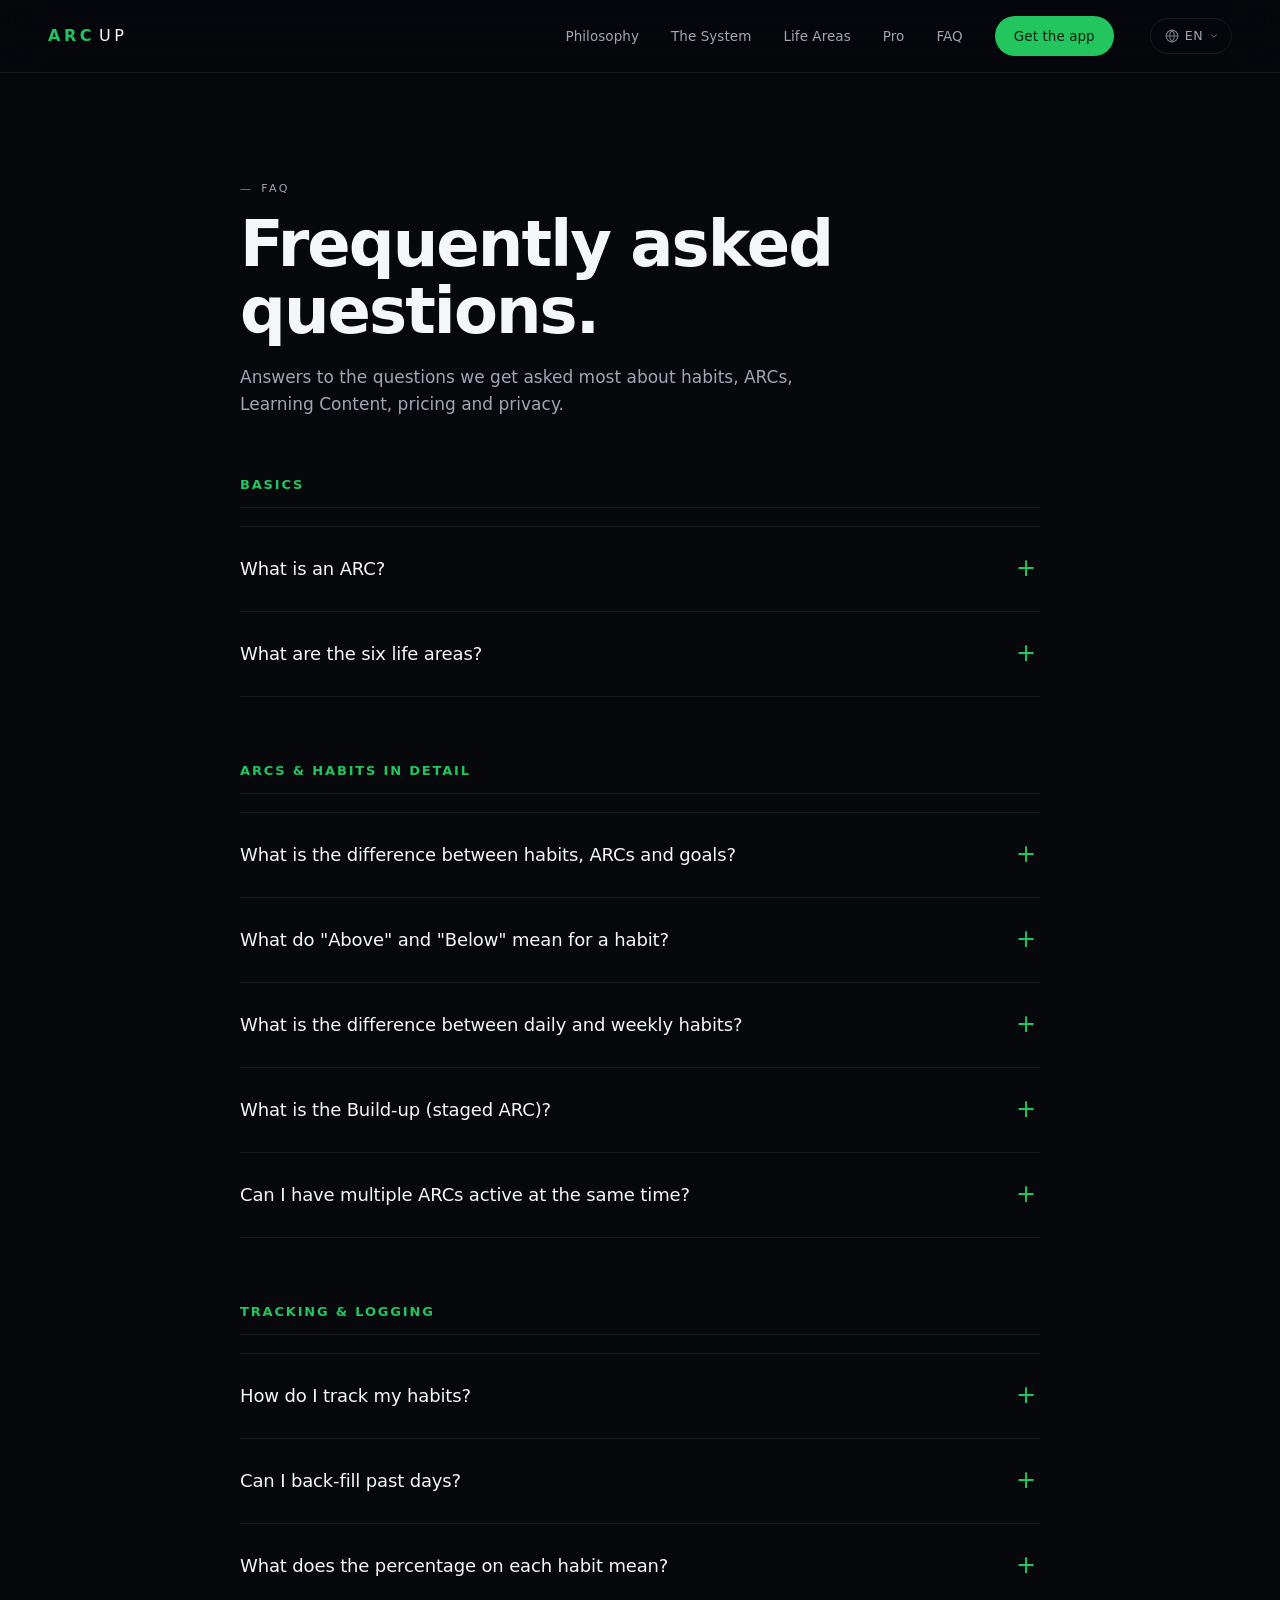
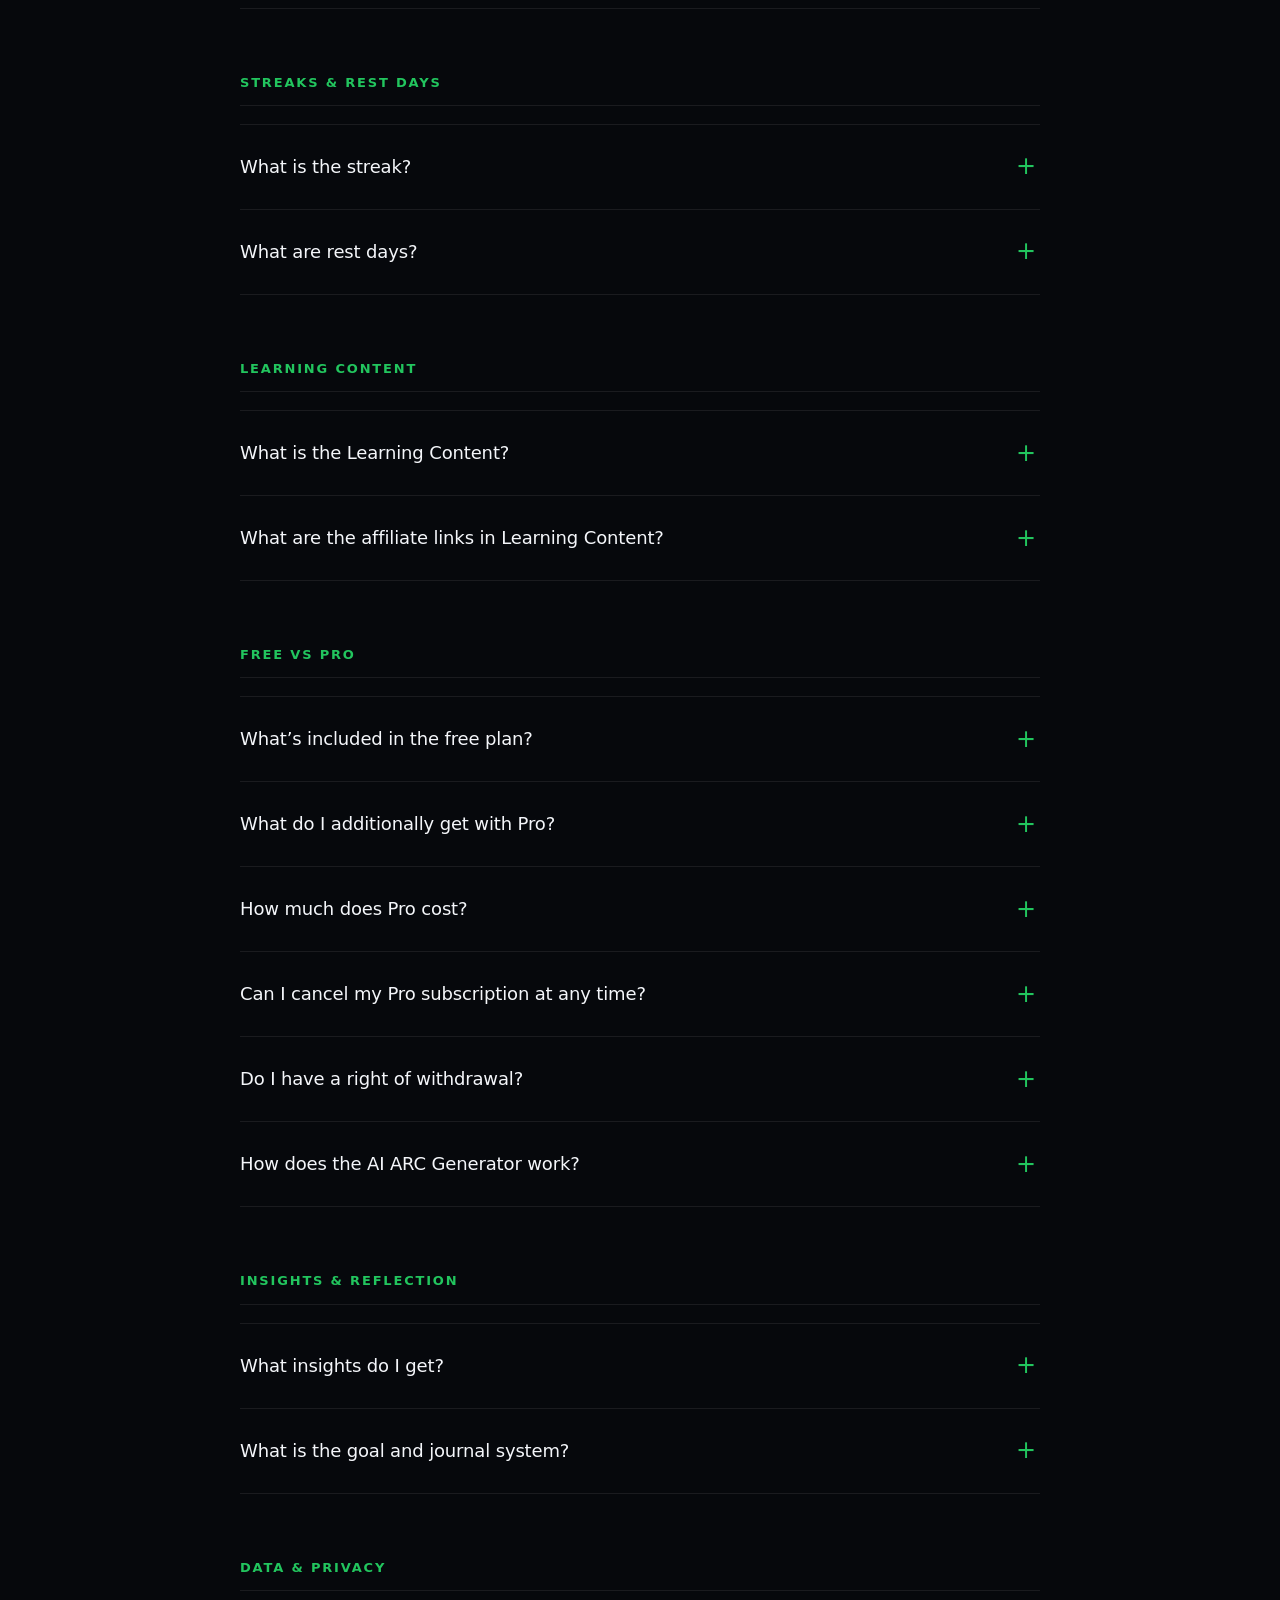
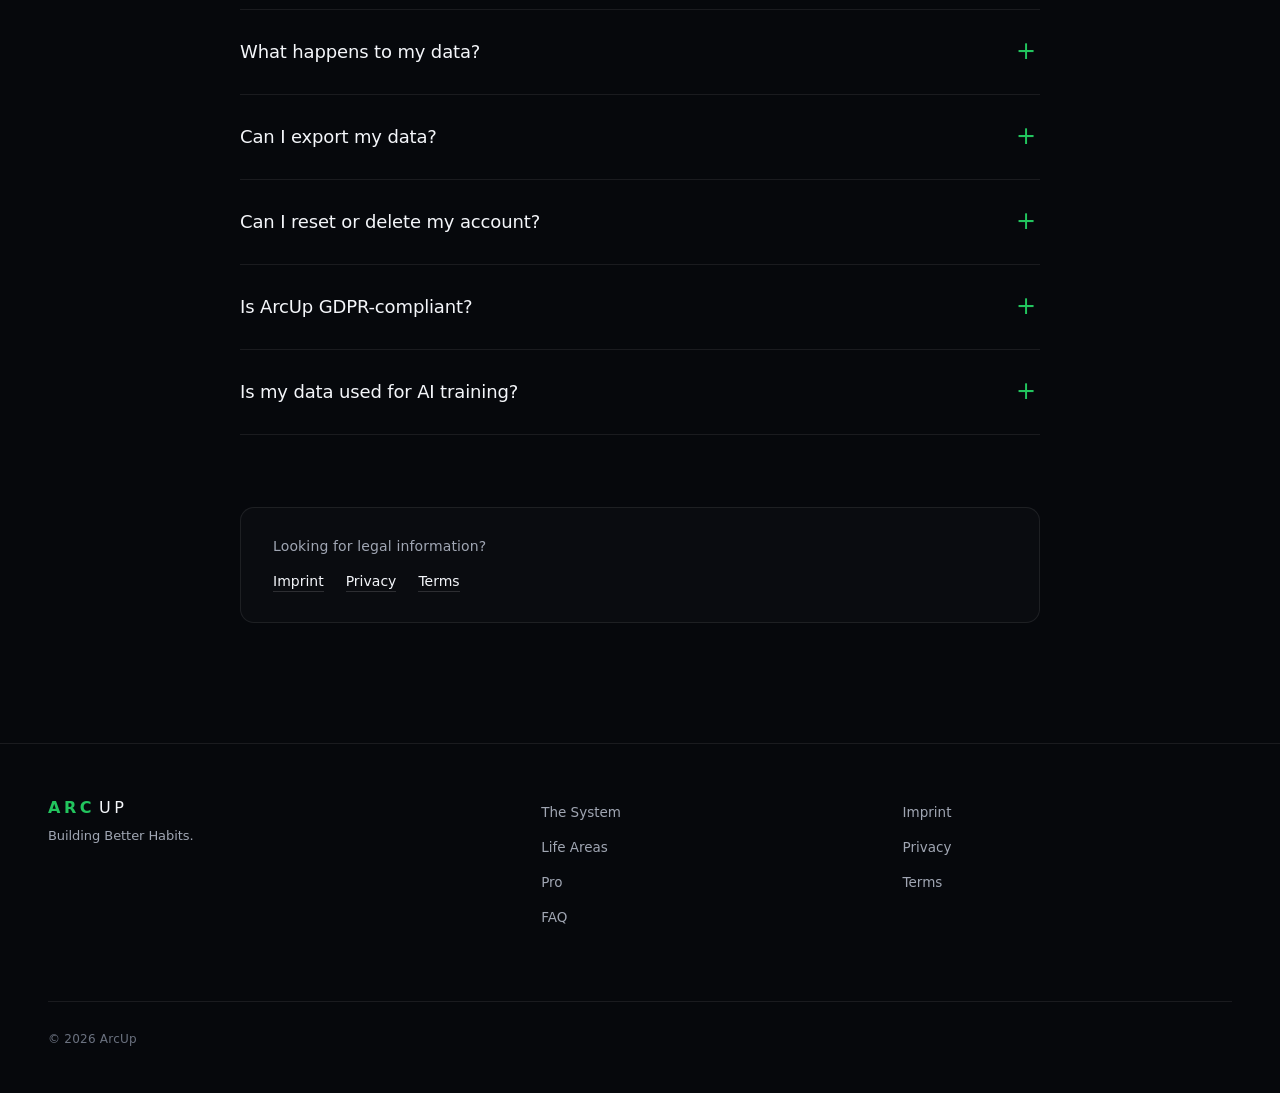
<file: faq.html>
<!DOCTYPE html>
<html lang="de" data-i18n-title="title.faq">
<head>
  <meta charset="UTF-8" />
  <meta name="viewport" content="width=device-width, initial-scale=1.0" />
  <script>(function(){try{var s=['de','en','es','fr','it'],l=localStorage.getItem('arcup-lang')||(navigator.language||'de').slice(0,2).toLowerCase();document.documentElement.lang=s.indexOf(l)>-1?l:'de';}catch(e){}})();</script>
  <title>FAQ — ArcUp</title>
  <meta name="description" content="Häufig gestellte Fragen zu ArcUp — Grundlagen, ARCs, Gewohnheiten, Tracking, Streaks, Lerninhalte, Free vs Pro, AI Coach, Ziele &amp; Datenschutz." />
  <meta name="theme-color" content="#06080C" />
  <link rel="icon" href="/favicon.ico" sizes="any" />
  <link rel="icon" type="image/png" href="./assets/favicon.png?v=2" />
  <link rel="apple-touch-icon" href="./assets/icon.png?v=2" />

  <meta property="og:site_name" content="ArcUp" />
  <meta property="og:title" content="FAQ — ArcUp" />
  <meta property="og:description" content="Häufig gestellte Fragen zu ArcUp — Grundlagen, ARCs, Gewohnheiten, Tracking, Streaks, Lerninhalte, Free vs Pro, Ziele &amp; Datenschutz." />
  <meta property="og:type" content="website" />
  <meta property="og:url" content="https://arc-up.com/faq.html" />
  <meta property="og:image" content="https://arc-up.com/assets/og-image.png" />
  <meta property="og:image:width" content="1200" />
  <meta property="og:image:height" content="630" />
  <meta property="og:image:alt" content="ArcUp — Building Better Habits" />

  <meta name="twitter:card" content="summary_large_image" />
  <meta name="twitter:image" content="https://arc-up.com/assets/og-image.png" />

  <link rel="preload" href="assets/fonts/geist-latin.woff2" as="font" type="font/woff2" crossorigin />

  <link rel="stylesheet" href="css/styles.css" />
  <link rel="stylesheet" href="css/i18n.css" />
</head>
<body>

<nav id="nav" class="scrolled">
  <div class="container nav-inner">
    <a href="index.html" class="nav-brand" data-i18n-attr-aria-label="nav.home" aria-label="ArcUp Startseite">
      <span class="brand-mark">
        <span class="brand-arc">ARC</span><span class="brand-up">UP</span>
      </span>
    </a>
    <ul class="nav-links" id="navLinks">
      <li><a href="index.html#philosophy" data-i18n="nav.philosophy">Philosophie</a></li>
      <li><a href="index.html#system" data-i18n="nav.system">Das System</a></li>
      <li><a href="index.html#areas" data-i18n="nav.areas">Lebensbereiche</a></li>
      <li><a href="index.html#pricing" data-i18n="nav.pricing">Pro</a></li>
      <li><a href="faq.html" data-i18n="nav.faq" aria-current="page">FAQ</a></li>
      <li><a href="index.html#download" class="btn btn-pill" data-i18n="nav.download">App laden</a></li>
      <li><div data-lang-switcher></div></li>
    </ul>
    <button class="nav-toggle" id="navToggle" data-i18n-attr-aria-label="nav.menu" aria-label="Menü öffnen">
      <span></span><span></span><span></span>
    </button>
  </div>
</nav>

<main class="container">
  <div class="faq-page">
    <header class="faq-page-head">
      <span class="overline" data-i18n="faq.over">FAQ</span>
      <h1 data-i18n="faq.h">Häufige Fragen.</h1>
      <p class="faq-intro" data-i18n="faq.intro">
        Alles, was du über ArcUp wissen musst — von der Grundidee über Tracking, ARCs und Lerninhalte bis zu Abo, KI und Datenschutz.
      </p>
    </header>

    <!-- ════════════ 1. Grundlagen ════════════ -->
    <h2 class="faq-section-title" data-i18n="faqs.basics">Grundlagen</h2>
    <section class="faq-list">
      <details class="qa" id="what-is-an-arc">
        <summary data-i18n="faq03.q">Was ist ein ARC?</summary>
        <div class="qa-body" data-i18n-html="faq03.a"></div>
      </details>
      <details class="qa" id="life-areas">
        <summary data-i18n="faq04.q">Was sind die sechs Lebensbereiche?</summary>
        <div class="qa-body" data-i18n-html="faq04.a"></div>
      </details>
    </section>

    <!-- ════════════ 2. ARCs & Gewohnheiten im Detail ════════════ -->
    <h2 class="faq-section-title" data-i18n="faqs.arcsHabits">ARCs &amp; Gewohnheiten im Detail</h2>
    <section class="faq-list">
      <details class="qa" id="habits-arcs-goals">
        <summary data-i18n="faq06.q">Wie unterscheiden sich Gewohnheiten, ARCs und Ziele?</summary>
        <div class="qa-body" data-i18n-html="faq06.a"></div>
      </details>
      <details class="qa" id="above-below">
        <summary data-i18n="faq08.q">Was bedeutet „Mindestens" und „Höchstens" bei einer Gewohnheit?</summary>
        <div class="qa-body" data-i18n-html="faq08.a"></div>
      </details>
      <details class="qa" id="daily-vs-weekly">
        <summary data-i18n="faq09.q">Was ist der Unterschied zwischen täglichen und wöchentlichen Gewohnheiten?</summary>
        <div class="qa-body" data-i18n-html="faq09.a"></div>
      </details>
      <details class="qa" id="build-up-stages">
        <summary data-i18n="faq10.q">Was ist der Stufenaufbau bei einem ARC?</summary>
        <div class="qa-body" data-i18n-html="faq10.a"></div>
      </details>
      <details class="qa" id="multiple-arcs">
        <summary data-i18n="faq11.q">Kann ich gleichzeitig mehrere ARCs aktiv haben?</summary>
        <div class="qa-body" data-i18n-html="faq11.a"></div>
      </details>
    </section>

    <!-- ════════════ 3. Tracking & Logging ════════════ -->
    <h2 class="faq-section-title" data-i18n="faqs.tracking">Tracking &amp; Logging</h2>
    <section class="faq-list">
      <details class="qa" id="how-to-track">
        <summary data-i18n="faq12.q">Wie tracke ich meine Gewohnheiten?</summary>
        <div class="qa-body" data-i18n-html="faq12.a"></div>
      </details>
      <details class="qa" id="back-dating">
        <summary data-i18n="faq13.q">Kann ich auch vergangene Tage nachtragen?</summary>
        <div class="qa-body" data-i18n-html="faq13.a"></div>
      </details>
      <details class="qa" id="percentage">
        <summary data-i18n="faq14.q">Was bedeutet die Prozentzahl bei jeder Gewohnheit?</summary>
        <div class="qa-body" data-i18n-html="faq14.a"></div>
      </details>
    </section>

    <!-- ════════════ 4. Streaks & Rest Days ════════════ -->
    <h2 class="faq-section-title" data-i18n="faqs.streaks">Streaks &amp; Rest Days</h2>
    <section class="faq-list">
      <details class="qa" id="streak">
        <summary data-i18n="faq16.q">Was ist der Streak?</summary>
        <div class="qa-body" data-i18n-html="faq16.a"></div>
      </details>
      <details class="qa" id="rest-days">
        <summary data-i18n="faq17.q">Was sind Ruhetage?</summary>
        <div class="qa-body" data-i18n-html="faq17.a"></div>
      </details>
    </section>

    <!-- ════════════ 5. Lerninhalte ════════════ -->
    <h2 class="faq-section-title" data-i18n="faqs.library">Lerninhalte</h2>
    <section class="faq-list">
      <details class="qa" id="arc-sources">
        <summary data-i18n="faq19.q">Was sind die Lerninhalte?</summary>
        <div class="qa-body" data-i18n-html="faq19.a"></div>
      </details>
      <details class="qa" id="affiliate-links">
        <summary data-i18n="faq21.q">Was sind die Affiliate-Links bei den Lerninhalten?</summary>
        <div class="qa-body" data-i18n-html="faq21.a"></div>
      </details>
    </section>

    <!-- ════════════ 6. Free vs Pro ════════════ -->
    <h2 class="faq-section-title" data-i18n="faqs.freePro">Free vs Pro</h2>
    <section class="faq-list">
      <details class="qa" id="free-plan">
        <summary data-i18n="faq22.q">Was ist im kostenlosen Tarif enthalten?</summary>
        <div class="qa-body" data-i18n-html="faq22.a"></div>
      </details>
      <details class="qa" id="pro-features">
        <summary data-i18n="faq23.q">Was bekomme ich zusätzlich mit Pro?</summary>
        <div class="qa-body" data-i18n-html="faq23.a"></div>
      </details>
      <details class="qa" id="pro-pricing">
        <summary data-i18n="faq24.q">Was kostet Pro?</summary>
        <div class="qa-body" data-i18n-html="faq24.a"></div>
      </details>
      <details class="qa" id="cancel-pro">
        <summary data-i18n="faq25.q">Kann ich mein Pro-Abo jederzeit kündigen?</summary>
        <div class="qa-body" data-i18n-html="faq25.a"></div>
      </details>
      <details class="qa" id="right-of-withdrawal">
        <summary data-i18n="faq26.q">Habe ich ein Widerrufsrecht?</summary>
        <div class="qa-body" data-i18n-html="faq26.a"></div>
      </details>
      <details class="qa" id="ai-arc-generator">
        <summary data-i18n="faq27.q">Wie funktioniert der KI-ARC-Generator?</summary>
        <div class="qa-body" data-i18n-html="faq27.a"></div>
      </details>
    </section>

    <!-- ════════════ 7. Insights & Reflexion ════════════ -->
    <h2 class="faq-section-title" data-i18n="faqs.insights">Insights &amp; Reflexion</h2>
    <section class="faq-list">
      <details class="qa" id="insights">
        <summary data-i18n="faq28.q">Welche Insights bekomme ich?</summary>
        <div class="qa-body" data-i18n-html="faq28.a"></div>
      </details>
      <details class="qa" id="goals-journal">
        <summary data-i18n="faq29.q">Was ist das Ziel- und Tagebuch-System?</summary>
        <div class="qa-body" data-i18n-html="faq29.a"></div>
      </details>
    </section>

    <!-- ════════════ 8. Daten & Datenschutz ════════════ -->
    <h2 class="faq-section-title" data-i18n="faqs.privacy">Daten &amp; Datenschutz</h2>
    <section class="faq-list">
      <details class="qa" id="data-storage">
        <summary data-i18n="faq34.q">Was passiert mit meinen Daten?</summary>
        <div class="qa-body" data-i18n-html="faq34.a"></div>
      </details>
      <details class="qa" id="data-export">
        <summary data-i18n="faq35.q">Kann ich meine Daten exportieren?</summary>
        <div class="qa-body" data-i18n-html="faq35.a"></div>
      </details>
      <details class="qa" id="reset-delete">
        <summary data-i18n="faq36.q">Kann ich mein Konto zurücksetzen oder löschen?</summary>
        <div class="qa-body" data-i18n-html="faq36.a"></div>
      </details>
      <details class="qa" id="gdpr">
        <summary data-i18n="faq37.q">Ist ArcUp DSGVO-konform?</summary>
        <div class="qa-body" data-i18n-html="faq37.a"></div>
      </details>
      <details class="qa" id="ai-training">
        <summary data-i18n="faq38.q">Werden meine Daten für KI-Training verwendet?</summary>
        <div class="qa-body" data-i18n-html="faq38.a"></div>
      </details>
    </section>

    <aside class="faq-legal-cta">
      <p data-i18n="faq.legalHint">Du suchst rechtliche Informationen?</p>
      <ul>
        <li><a href="impressum.html" data-i18n="ft.impressum">Impressum</a></li>
        <li><a href="datenschutz.html" data-i18n="ft.datenschutz">Datenschutz</a></li>
        <li><a href="agb.html" data-i18n="ft.agb">AGB</a></li>
      </ul>
    </aside>
  </div>
</main>

<footer class="footer">
  <div class="container footer-inner">
    <div class="footer-brand">
      <span class="brand-mark">
        <span class="brand-arc">ARC</span><span class="brand-up">UP</span>
      </span>
      <span class="footer-tag" data-i18n="ft.tag">Building Better Habits.</span>
    </div>

    <ul class="footer-links">
      <li><a href="index.html#system" data-i18n="ft.system">Das System</a></li>
      <li><a href="index.html#areas" data-i18n="ft.areas">Lebensbereiche</a></li>
      <li><a href="index.html#pricing" data-i18n="ft.pricing">Pro</a></li>
      <li><a href="faq.html" data-i18n="ft.faq">FAQ</a></li>
    </ul>

    <ul class="footer-links footer-links--legal">
      <li><a href="impressum.html" data-i18n="ft.impressum">Impressum</a></li>
      <li><a href="datenschutz.html" data-i18n="ft.datenschutz">Datenschutz</a></li>
      <li><a href="agb.html" data-i18n="ft.agb">AGB</a></li>
    </ul>

    <div class="footer-meta">
      <span>&copy; <span id="year"></span> ArcUp</span>
    </div>
  </div>
</footer>

<script src="js/i18n.js"></script>
<script>
  document.getElementById('year').textContent = new Date().getFullYear();

  // Mobile nav toggle
  const toggle = document.getElementById('navToggle');
  const links  = document.getElementById('navLinks');
  toggle.addEventListener('click', () => {
    links.classList.toggle('open');
    toggle.classList.toggle('open');
  });
  links.querySelectorAll('a').forEach(a =>
    a.addEventListener('click', () => {
      links.classList.remove('open');
      toggle.classList.remove('open');
    })
  );

  // Deep-link support: open targeted <details> and scroll into view
  function openHashTarget() {
    const hash = decodeURIComponent(window.location.hash.replace(/^#/, ''));
    if (!hash) return;
    const target = document.getElementById(hash);
    if (target && target.tagName === 'DETAILS') {
      target.open = true;
      requestAnimationFrame(() => {
        const y = target.getBoundingClientRect().top + window.scrollY - 90;
        window.scrollTo({ top: y, behavior: 'smooth' });
      });
    }
  }
  window.addEventListener('hashchange', openHashTarget);
  window.addEventListener('load', openHashTarget);
</script>

</body>
</html>
</file>
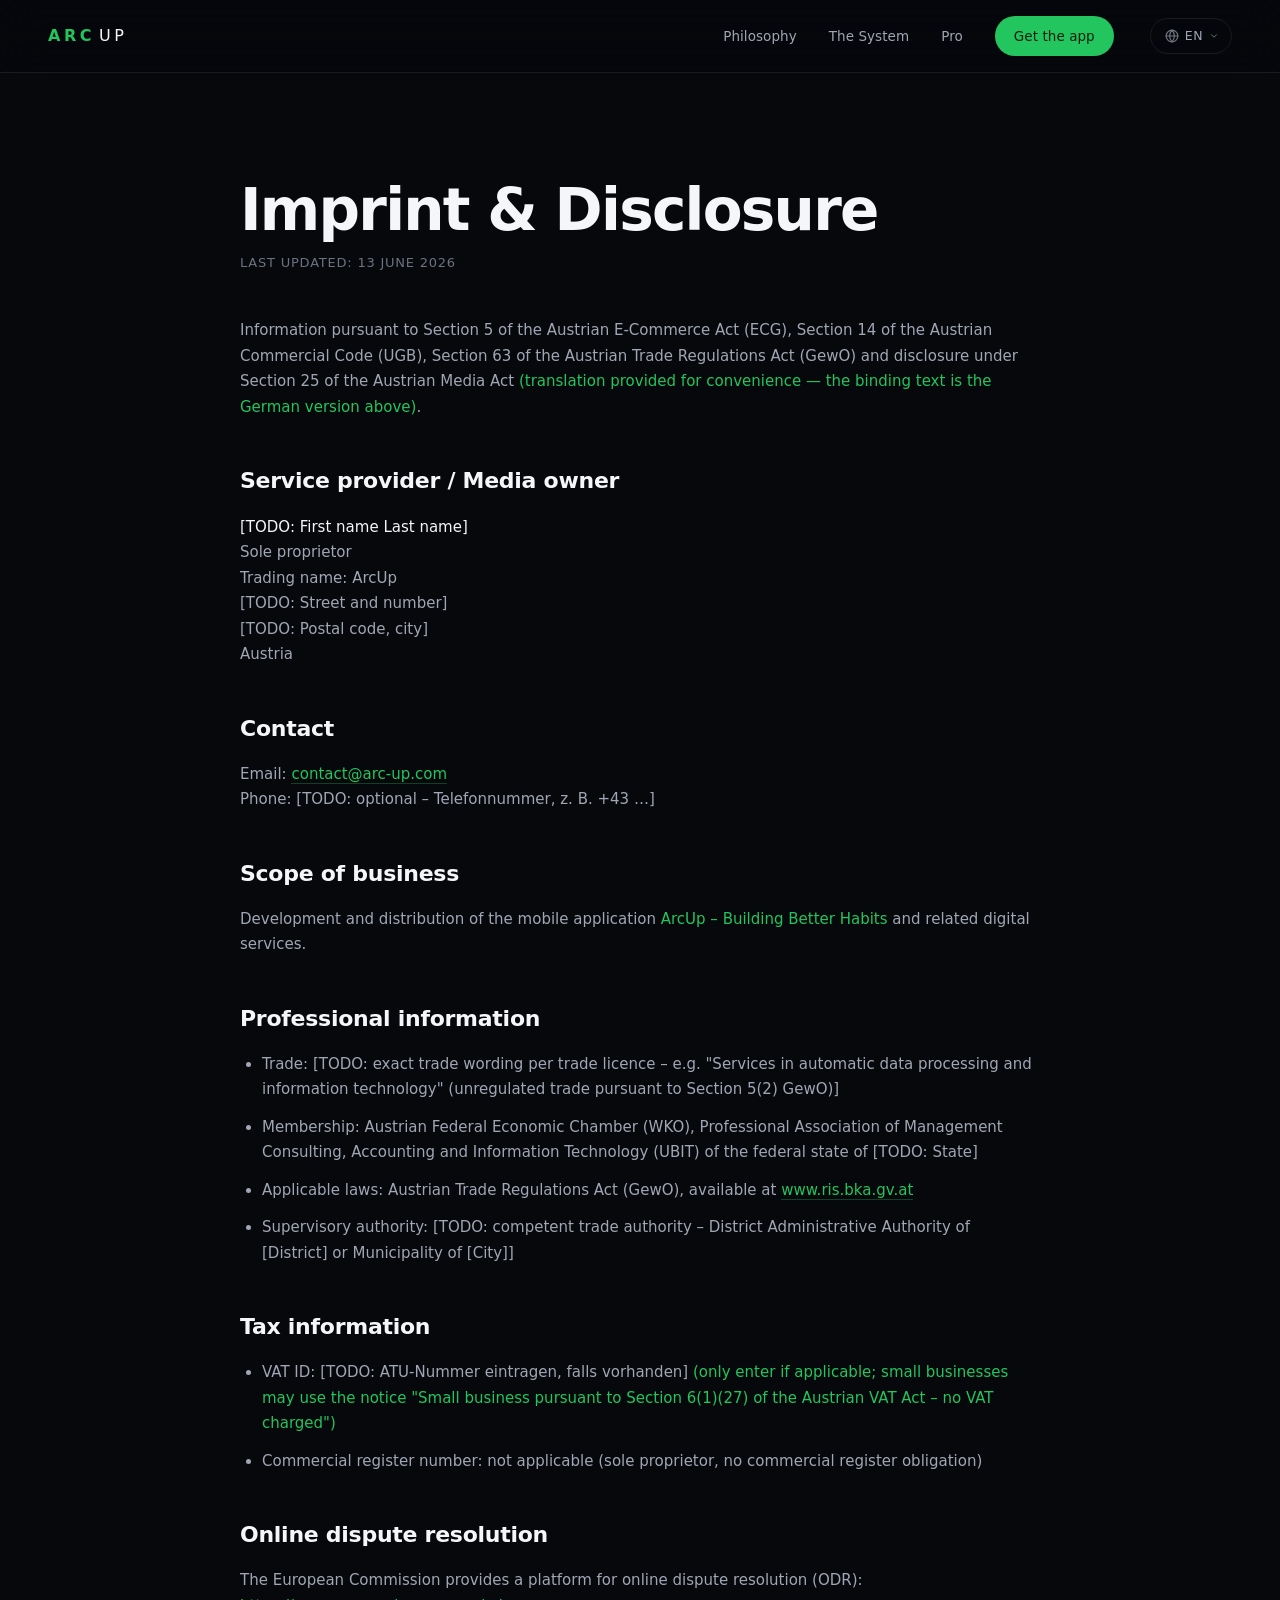
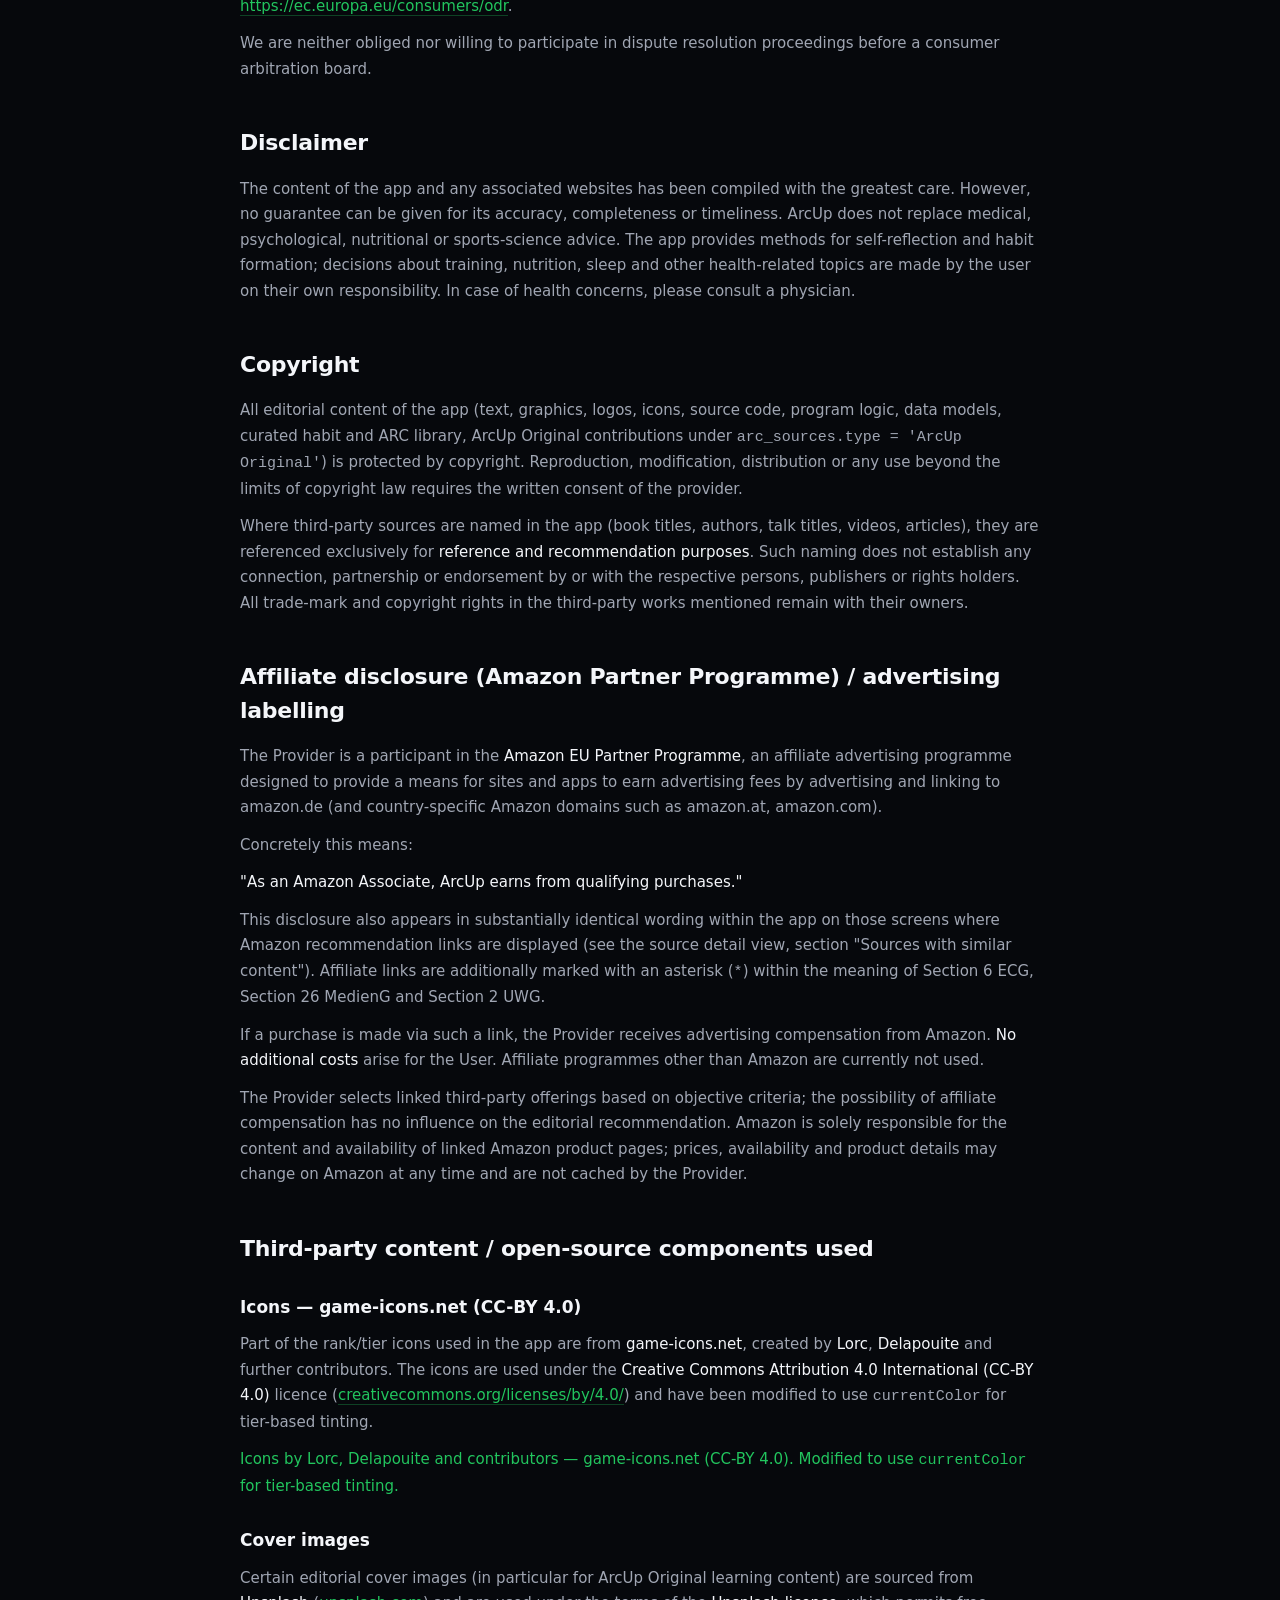
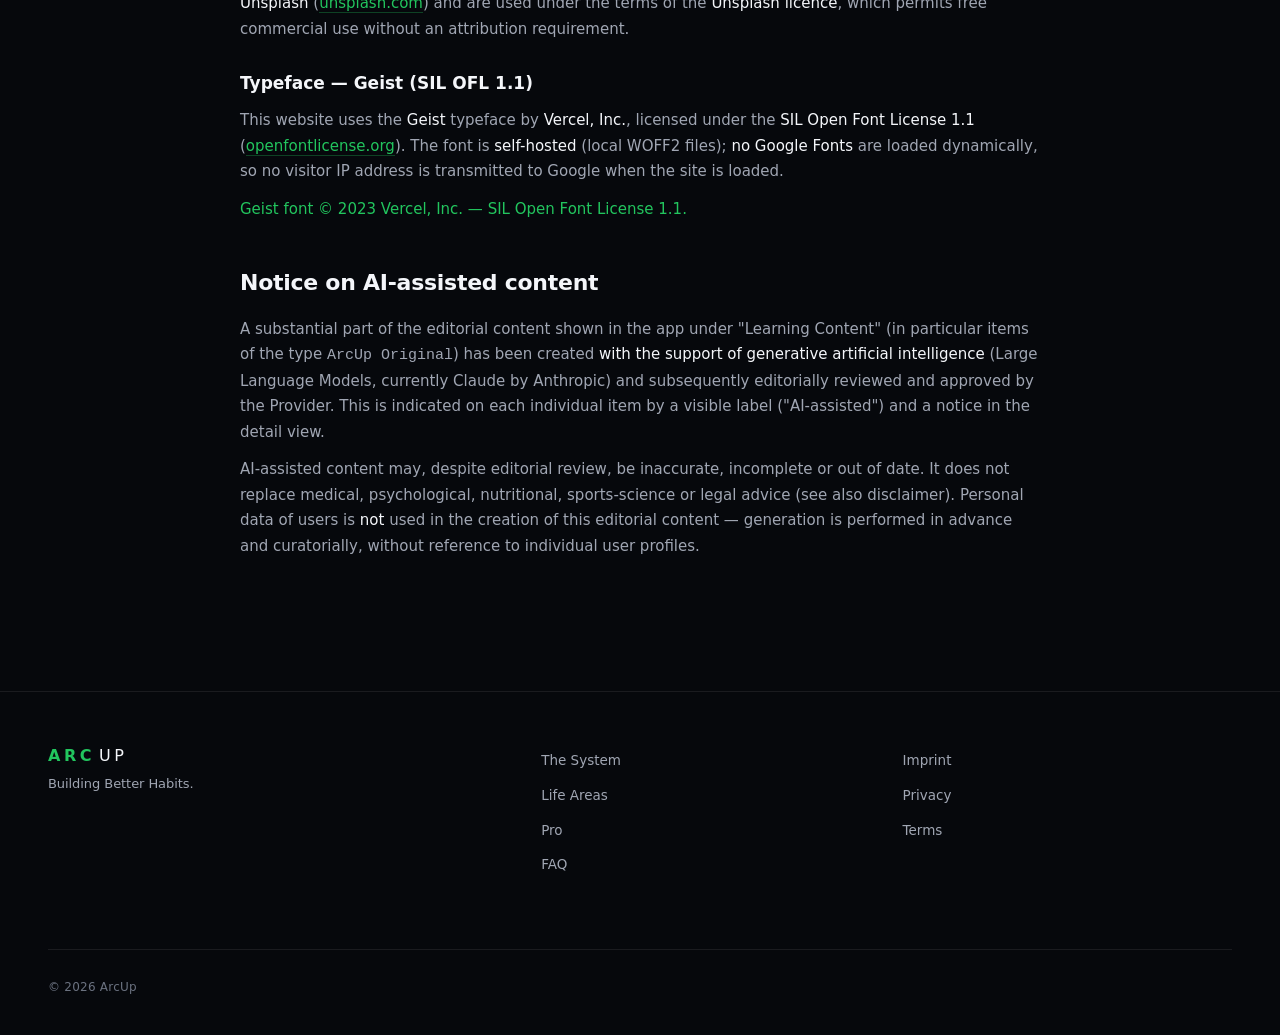
<file: impressum.html>
<!DOCTYPE html>
<html lang="de" data-i18n-title="title.impressum">
<head>
  <meta charset="UTF-8" />
  <meta name="viewport" content="width=device-width, initial-scale=1.0" />
  <script>(function(){try{var s=['de','en','es','fr','it'],l=localStorage.getItem('arcup-lang')||(navigator.language||'de').slice(0,2).toLowerCase();document.documentElement.lang=s.indexOf(l)>-1?l:'de';}catch(e){}})();</script>
  <title>Impressum — ArcUp</title>
  <meta name="robots" content="noindex" />
  <link rel="icon" href="/favicon.ico" sizes="any" />
  <link rel="icon" type="image/png" href="assets/favicon.png?v=2" />
  <link rel="apple-touch-icon" href="assets/icon.png?v=2" />
  <link rel="preload" href="assets/fonts/geist-latin.woff2" as="font" type="font/woff2" crossorigin />
  <link rel="stylesheet" href="css/styles.css" />
  <link rel="stylesheet" href="css/i18n.css" />
</head>
<body>

<nav id="nav" class="scrolled">
  <div class="container nav-inner">
    <a href="index.html" class="nav-brand" data-i18n-attr-aria-label="nav.home" aria-label="ArcUp Startseite">
      <span class="brand-mark">
        <span class="brand-arc">ARC</span><span class="brand-up">UP</span>
      </span>
    </a>
    <ul class="nav-links" id="navLinks">
      <li><a href="index.html#philosophy" data-i18n="nav.philosophy">Philosophie</a></li>
      <li><a href="index.html#system" data-i18n="nav.system">Das System</a></li>
      <li><a href="index.html#pricing" data-i18n="nav.pricing">Pro</a></li>
      <li><a href="index.html#download" class="btn btn-pill" data-i18n="nav.download">App laden</a></li>
      <li><div data-lang-switcher></div></li>
    </ul>
    <button class="nav-toggle" id="navToggle" data-i18n-attr-aria-label="nav.menu" aria-label="Menü öffnen">
      <span></span><span></span><span></span>
    </button>
  </div>
</nav>

<main class="container">
  <div class="legal-page">
    <h1 data-i18n-html="legal.impressum.title">Impressum &amp; Offenlegung</h1>
    <p class="last-updated" data-i18n="legal.lastUpdated.impressum">Stand: 13. Juni 2026</p>

    <p class="legal-fallback-notice" data-i18n="legal.fallbackNotice"></p>

    <!-- ════════════ DE ════════════ -->
    <section data-lang-section="de">
      <p>
        Informationen gemäß § 5 E-Commerce-Gesetz (ECG), § 14 Unternehmensgesetzbuch (UGB),
        § 63 Gewerbeordnung (GewO) sowie Offenlegung nach § 25 Mediengesetz.
      </p>

      <h2>Diensteanbieter / Medieninhaber</h2>
      <address>
        <p>
          <strong>[TODO: Vorname Nachname]</strong><br />
          Einzelunternehmer<br />
          Geschäftsbezeichnung: ArcUp<br />
          [TODO: Straße Hausnummer]<br />
          [TODO: PLZ Ort]<br />
          Österreich
        </p>
      </address>

      <h2>Kontakt</h2>
      <p>
        E-Mail: <a href="mailto:contact@arc-up.com">contact@arc-up.com</a><br />
        Telefon: [TODO: optional – Telefonnummer, z. B. +43 …]
      </p>

      <h2>Unternehmensgegenstand</h2>
      <p>
        Entwicklung und Vertrieb der mobilen Anwendung <em>ArcUp – Building Better Habits</em>
        sowie damit verbundener digitaler Dienstleistungen.
      </p>

      <h2>Berufsrechtliche Angaben</h2>
      <ul>
        <li>Gewerbe: [TODO: exakten Gewerbewortlaut lt. Gewerbeschein – z. B. „Dienstleistungen in der automatischen Datenverarbeitung und Informationstechnik" (freies Gewerbe gemäß § 5 Abs. 2 GewO)]</li>
        <li>Mitgliedschaft: Wirtschaftskammer Österreich (WKO), Fachgruppe Unternehmensberatung, Buchhaltung und Informationstechnologie (UBIT) des Bundeslandes [TODO: Bundesland]</li>
        <li>Anwendbare Rechtsvorschriften: Gewerbeordnung (GewO), abrufbar unter <a href="https://www.ris.bka.gv.at" target="_blank" rel="noopener noreferrer">www.ris.bka.gv.at</a></li>
        <li>Aufsichtsbehörde: [TODO: zuständige Gewerbebehörde – Bezirkshauptmannschaft [Bezirk] bzw. Magistrat [Stadt]]</li>
      </ul>

      <h2>Steuerliche Angaben</h2>
      <ul>
        <li>UID-Nummer: [TODO: ATU-Nummer eintragen, falls vorhanden] <em>(nur eintragen, falls vorhanden; Kleinunternehmer können den Hinweis „Kleinunternehmer gemäß § 6 Abs. 1 Z 27 UStG – keine Umsatzsteuer ausgewiesen" verwenden)</em></li>
        <li>Firmenbuchnummer: entfällt (Einzelunternehmer, nicht firmenbuchpflichtig)</li>
      </ul>

      <h2>Online-Streitbeilegung</h2>
      <p>
        Die Europäische Kommission stellt eine Plattform zur Online-Streitbeilegung (OS) bereit:
        <a href="https://ec.europa.eu/consumers/odr" target="_blank" rel="noopener noreferrer">https://ec.europa.eu/consumers/odr</a>.
      </p>
      <p>
        Wir sind weder verpflichtet noch bereit, an einem Streitbeilegungsverfahren vor einer
        Verbraucherschlichtungsstelle teilzunehmen.
      </p>

      <h2>Haftungsausschluss</h2>
      <p>
        Die Inhalte der App und etwaiger Webseiten wurden mit größter Sorgfalt erstellt.
        Für die Richtigkeit, Vollständigkeit und Aktualität der Inhalte kann jedoch keine
        Gewähr übernommen werden. ArcUp ersetzt keine medizinische, psychologische,
        ernährungswissenschaftliche oder sportwissenschaftliche Beratung. Die App vermittelt
        Methoden zur Selbstreflexion und Gewohnheitsbildung; Entscheidungen über Training,
        Ernährung, Schlaf oder andere gesundheitsrelevante Themen trifft der Nutzer
        eigenverantwortlich. Bei gesundheitlichen Beschwerden ist ärztlicher Rat einzuholen.
      </p>

      <h2>Urheberrecht</h2>
      <p>
        Sämtliche redaktionellen Inhalte der App (Texte, Grafiken, Logos, Icons, Quellcode,
        Programmlogik, Datenmodelle, kuratierte Habit- und ARC-Bibliothek, ArcUp-Originalbeiträge
        unter <code>arc_sources.type = 'ArcUp Original'</code>) sind urheberrechtlich geschützt.
        Eine Vervielfältigung, Bearbeitung, Verbreitung oder Verwertung außerhalb der Grenzen
        des Urheberrechts bedarf der schriftlichen Zustimmung des Anbieters.
      </p>
      <p>
        Soweit in der App Drittquellen genannt werden (Buchtitel, Autorinnen und Autoren,
        Vortragstitel, Videos, Artikel), erfolgt die Nennung ausschließlich zu
        <strong>Referenz- und Empfehlungszwecken</strong>. Die Nennung begründet keine Verbindung
        zu, Partnerschaft mit oder Befürwortung durch die jeweils genannten Personen, Verlage
        oder Rechteinhaber. Sämtliche Marken- und Urheberrechte an den genannten Drittwerken
        verbleiben bei deren Inhabern.
      </p>

      <h2>Affiliate-Hinweis (Amazon-Partnerprogramm) / Werbekennzeichnung</h2>
      <p>
        Der Anbieter ist Teilnehmer am <strong>Partnerprogramm von Amazon EU</strong>, das zur
        Bereitstellung eines Mediums für Websites und Apps konzipiert wurde, mittels dessen durch
        die Platzierung von Werbeanzeigen und Links zu amazon.de (sowie länderspezifischen
        Amazon-Domains wie amazon.at, amazon.com) Werbekostenerstattungen verdient werden können.
      </p>
      <p>Konkret bedeutet das:</p>
      <p><strong>„Als Amazon-Partner verdient ArcUp an qualifizierten Käufen."</strong></p>
      <p>
        Dieser Hinweis ist im sinngemäß identischen Wortlaut auch innerhalb der App auf jenen
        Bildschirmen sichtbar, auf denen Amazon-Empfehlungs-Links angezeigt werden (siehe
        Lerninhalt-Detailansicht, Abschnitt „Verwandte Empfehlungen"). Affiliate-Links
        werden zusätzlich mit einem Sternchen (<code>*</code>) gekennzeichnet im Sinne des
        § 6 ECG, § 26 MedienG und § 2 UWG.
      </p>
      <p>
        Bei einem über einen solchen Link zustandekommenden Kauf erhält der Anbieter eine
        Werbekostenerstattung von Amazon. Für den Nutzer entstehen dadurch
        <strong>keine Mehrkosten</strong>. Andere Affiliate-Programme als Amazon werden derzeit
        nicht eingesetzt.
      </p>
      <p>
        Der Anbieter wählt verlinkte Drittangebote nach sachlichen Kriterien aus; die Möglichkeit
        einer Affiliate-Vergütung hat keinen Einfluss auf die inhaltliche Empfehlung. Für die
        Inhalte und die Verfügbarkeit verlinkter Amazon-Produktseiten ist ausschließlich Amazon
        verantwortlich; Preise, Verfügbarkeit und Produktdetails können sich auf Amazon jederzeit
        ändern und werden vom Anbieter nicht zwischengespeichert.
      </p>

      <h2>Verwendete Drittinhalte / Open-Source-Bestandteile</h2>

      <h3>Icons — game-icons.net (CC-BY 4.0)</h3>
      <p>
        Ein Teil der in der App verwendeten Ränge-/Tier-Icons stammt von
        <strong>game-icons.net</strong>, erstellt von <strong>Lorc</strong>,
        <strong>Delapouite</strong> und weiteren Mitwirkenden. Die Icons werden unter der Lizenz
        <strong>Creative Commons Attribution 4.0 International (CC-BY 4.0)</strong> verwendet
        (<a href="https://creativecommons.org/licenses/by/4.0/" target="_blank" rel="noopener noreferrer">creativecommons.org/licenses/by/4.0/</a>)
        und wurden so modifiziert, dass sie <code>currentColor</code> für die Tier-abhängige
        Färbung nutzen.
      </p>
      <p>
        <em>Icons by Lorc, Delapouite and contributors — game-icons.net (CC-BY 4.0).
        Modified to use <code>currentColor</code> for tier-based tinting.</em>
      </p>

      <h3>Cover-Bilder</h3>
      <p>
        Bestimmte redaktionelle Cover-Bilder (insbesondere für ArcUp-Original-Lerninhalte) stammen
        von <strong>Unsplash</strong>
        (<a href="https://unsplash.com" target="_blank" rel="noopener noreferrer">unsplash.com</a>)
        und werden unter den Bedingungen der <strong>Unsplash-Lizenz</strong> verwendet, die eine
        kostenfreie kommerzielle Nutzung ohne Attributionspflicht erlaubt.
      </p>

      <h3>Schriftart — Geist (SIL OFL 1.1)</h3>
      <p>
        Diese Website verwendet die Schriftfamilie <strong>Geist</strong> von
        <strong>Vercel, Inc.</strong>, lizenziert unter der
        <strong>SIL Open Font License 1.1</strong>
        (<a href="https://openfontlicense.org" target="_blank" rel="noopener noreferrer">openfontlicense.org</a>).
        Die Schrift wird <strong>selbst gehostet</strong> (lokale WOFF2-Dateien); es werden
        <strong>keine Google Fonts</strong> dynamisch geladen, sodass beim Aufruf der Website keine
        Besucher-IP-Adresse an Google übertragen wird.
      </p>
      <p>
        <em>Geist font © 2023 Vercel, Inc. — SIL Open Font License 1.1.</em>
      </p>

      <h2>Hinweis auf KI-gestützte Inhalte</h2>
      <p>
        Ein wesentlicher Teil der in der App unter „Lerninhalte" angezeigten
        redaktionellen Inhalte (insbesondere Lerninhalte vom Typ <code>ArcUp Original</code>) wurde
        <strong>mit Unterstützung generativer Künstlicher Intelligenz</strong> (Large Language
        Models, derzeit Claude von Anthropic) erstellt und anschließend redaktionell durch den
        Anbieter geprüft und freigegeben. Auf jedem einzelnen Lerninhalt ist dies durch ein sichtbares
        Kennzeichen („KI-gestützt erstellt") sowie einen Hinweistext in der Detailansicht ersichtlich.
      </p>
      <p>
        KI-gestützt erstellte Inhalte können trotz redaktioneller Prüfung fehlerhaft, unvollständig
        oder veraltet sein. Sie ersetzen keine medizinische, psychologische, ernährungswissenschaftliche,
        sportwissenschaftliche oder rechtliche Beratung (siehe auch Haftungsausschluss). Personenbezogene
        Daten der Nutzer fließen <strong>nicht</strong> in die Erstellung dieser redaktionellen Inhalte
        ein — die Generierung erfolgt vorab und kuratorisch, ohne Bezug zu individuellen Nutzerprofilen.
      </p>
    </section>

    <!-- ════════════ EN ════════════ -->
    <section data-lang-section="en">
      <p>
        Information pursuant to Section 5 of the Austrian E-Commerce Act (ECG), Section 14
        of the Austrian Commercial Code (UGB), Section 63 of the Austrian Trade Regulations
        Act (GewO) and disclosure under Section 25 of the Austrian Media Act
        <em>(translation provided for convenience — the binding text is the German version above)</em>.
      </p>

      <h2>Service provider / Media owner</h2>
      <address>
        <p>
          <strong>[TODO: First name Last name]</strong><br />
          Sole proprietor<br />
          Trading name: ArcUp<br />
          [TODO: Street and number]<br />
          [TODO: Postal code, city]<br />
          Austria
        </p>
      </address>

      <h2>Contact</h2>
      <p>
        Email: <a href="mailto:contact@arc-up.com">contact@arc-up.com</a><br />
        Phone: [TODO: optional – Telefonnummer, z. B. +43 …]
      </p>

      <h2>Scope of business</h2>
      <p>
        Development and distribution of the mobile application <em>ArcUp – Building Better Habits</em>
        and related digital services.
      </p>

      <h2>Professional information</h2>
      <ul>
        <li>Trade: [TODO: exact trade wording per trade licence – e.g. "Services in automatic data processing and information technology" (unregulated trade pursuant to Section 5(2) GewO)]</li>
        <li>Membership: Austrian Federal Economic Chamber (WKO), Professional Association of Management Consulting, Accounting and Information Technology (UBIT) of the federal state of [TODO: State]</li>
        <li>Applicable laws: Austrian Trade Regulations Act (GewO), available at <a href="https://www.ris.bka.gv.at" target="_blank" rel="noopener noreferrer">www.ris.bka.gv.at</a></li>
        <li>Supervisory authority: [TODO: competent trade authority – District Administrative Authority of [District] or Municipality of [City]]</li>
      </ul>

      <h2>Tax information</h2>
      <ul>
        <li>VAT ID: [TODO: ATU-Nummer eintragen, falls vorhanden] <em>(only enter if applicable; small businesses may use the notice "Small business pursuant to Section 6(1)(27) of the Austrian VAT Act – no VAT charged")</em></li>
        <li>Commercial register number: not applicable (sole proprietor, no commercial register obligation)</li>
      </ul>

      <h2>Online dispute resolution</h2>
      <p>
        The European Commission provides a platform for online dispute resolution (ODR):
        <a href="https://ec.europa.eu/consumers/odr" target="_blank" rel="noopener noreferrer">https://ec.europa.eu/consumers/odr</a>.
      </p>
      <p>
        We are neither obliged nor willing to participate in dispute resolution proceedings
        before a consumer arbitration board.
      </p>

      <h2>Disclaimer</h2>
      <p>
        The content of the app and any associated websites has been compiled with the greatest
        care. However, no guarantee can be given for its accuracy, completeness or timeliness.
        ArcUp does not replace medical, psychological, nutritional or sports-science advice.
        The app provides methods for self-reflection and habit formation; decisions about
        training, nutrition, sleep and other health-related topics are made by the user on
        their own responsibility. In case of health concerns, please consult a physician.
      </p>

      <h2>Copyright</h2>
      <p>
        All editorial content of the app (text, graphics, logos, icons, source code, program
        logic, data models, curated habit and ARC library, ArcUp Original contributions under
        <code>arc_sources.type = 'ArcUp Original'</code>) is protected by copyright. Reproduction,
        modification, distribution or any use beyond the limits of copyright law requires the
        written consent of the provider.
      </p>
      <p>
        Where third-party sources are named in the app (book titles, authors, talk titles, videos,
        articles), they are referenced exclusively for <strong>reference and recommendation
        purposes</strong>. Such naming does not establish any connection, partnership or endorsement
        by or with the respective persons, publishers or rights holders. All trade-mark and
        copyright rights in the third-party works mentioned remain with their owners.
      </p>

      <h2>Affiliate disclosure (Amazon Partner Programme) / advertising labelling</h2>
      <p>
        The Provider is a participant in the <strong>Amazon EU Partner Programme</strong>, an
        affiliate advertising programme designed to provide a means for sites and apps to earn
        advertising fees by advertising and linking to amazon.de (and country-specific Amazon
        domains such as amazon.at, amazon.com).
      </p>
      <p>Concretely this means:</p>
      <p><strong>"As an Amazon Associate, ArcUp earns from qualifying purchases."</strong></p>
      <p>
        This disclosure also appears in substantially identical wording within the app on those
        screens where Amazon recommendation links are displayed (see the source detail view,
        section "Sources with similar content"). Affiliate links are additionally marked with
        an asterisk (<code>*</code>) within the meaning of Section 6 ECG, Section 26 MedienG
        and Section 2 UWG.
      </p>
      <p>
        If a purchase is made via such a link, the Provider receives advertising compensation
        from Amazon. <strong>No additional costs</strong> arise for the User. Affiliate programmes
        other than Amazon are currently not used.
      </p>
      <p>
        The Provider selects linked third-party offerings based on objective criteria; the
        possibility of affiliate compensation has no influence on the editorial recommendation.
        Amazon is solely responsible for the content and availability of linked Amazon product
        pages; prices, availability and product details may change on Amazon at any time and are
        not cached by the Provider.
      </p>

      <h2>Third-party content / open-source components used</h2>

      <h3>Icons — game-icons.net (CC-BY 4.0)</h3>
      <p>
        Part of the rank/tier icons used in the app are from
        <strong>game-icons.net</strong>, created by <strong>Lorc</strong>,
        <strong>Delapouite</strong> and further contributors. The icons are used under the
        <strong>Creative Commons Attribution 4.0 International (CC-BY 4.0)</strong> licence
        (<a href="https://creativecommons.org/licenses/by/4.0/" target="_blank" rel="noopener noreferrer">creativecommons.org/licenses/by/4.0/</a>)
        and have been modified to use <code>currentColor</code> for tier-based tinting.
      </p>
      <p>
        <em>Icons by Lorc, Delapouite and contributors — game-icons.net (CC-BY 4.0).
        Modified to use <code>currentColor</code> for tier-based tinting.</em>
      </p>

      <h3>Cover images</h3>
      <p>
        Certain editorial cover images (in particular for ArcUp Original learning content) are sourced
        from <strong>Unsplash</strong>
        (<a href="https://unsplash.com" target="_blank" rel="noopener noreferrer">unsplash.com</a>)
        and are used under the terms of the <strong>Unsplash licence</strong>, which permits
        free commercial use without an attribution requirement.
      </p>

      <h3>Typeface — Geist (SIL OFL 1.1)</h3>
      <p>
        This website uses the <strong>Geist</strong> typeface by <strong>Vercel, Inc.</strong>,
        licensed under the <strong>SIL Open Font License 1.1</strong>
        (<a href="https://openfontlicense.org" target="_blank" rel="noopener noreferrer">openfontlicense.org</a>).
        The font is <strong>self-hosted</strong> (local WOFF2 files); <strong>no Google Fonts</strong>
        are loaded dynamically, so no visitor IP address is transmitted to Google when the site is loaded.
      </p>
      <p>
        <em>Geist font © 2023 Vercel, Inc. — SIL Open Font License 1.1.</em>
      </p>

      <h2>Notice on AI-assisted content</h2>
      <p>
        A substantial part of the editorial content shown in the app under "Learning Content"
        (in particular items of the type <code>ArcUp Original</code>) has
        been created <strong>with the support of generative artificial intelligence</strong>
        (Large Language Models, currently Claude by Anthropic) and subsequently editorially
        reviewed and approved by the Provider. This is indicated on each individual item by a
        visible label ("AI-assisted") and a notice in the detail view.
      </p>
      <p>
        AI-assisted content may, despite editorial review, be inaccurate, incomplete or out of
        date. It does not replace medical, psychological, nutritional, sports-science or legal
        advice (see also disclaimer). Personal data of users is <strong>not</strong> used in the
        creation of this editorial content — generation is performed in advance and curatorially,
        without reference to individual user profiles.
      </p>
    </section>
  </div>
</main>

<footer class="footer">
  <div class="container footer-inner">
    <div class="footer-brand">
      <span class="brand-mark">
        <span class="brand-arc">ARC</span><span class="brand-up">UP</span>
      </span>
      <span class="footer-tag" data-i18n="ft.tag">Building Better Habits.</span>
    </div>

    <ul class="footer-links">
      <li><a href="index.html#system" data-i18n="ft.system">Das System</a></li>
      <li><a href="index.html#areas" data-i18n="ft.areas">Lebensbereiche</a></li>
      <li><a href="index.html#pricing" data-i18n="ft.pricing">Pro</a></li>
      <li><a href="faq.html" data-i18n="ft.faq">FAQ</a></li>
    </ul>

    <ul class="footer-links footer-links--legal">
      <li><a href="impressum.html" data-i18n="ft.impressum">Impressum</a></li>
      <li><a href="datenschutz.html" data-i18n="ft.datenschutz">Datenschutz</a></li>
      <li><a href="agb.html" data-i18n="ft.agb">AGB</a></li>
    </ul>

    <div class="footer-meta">
      <span>&copy; <span id="year"></span> ArcUp</span>
    </div>
  </div>
</footer>

<script src="js/i18n.js"></script>
<script>
  document.getElementById('year').textContent = new Date().getFullYear();
  const toggle = document.getElementById('navToggle');
  const links  = document.getElementById('navLinks');
  toggle.addEventListener('click', () => {
    links.classList.toggle('open');
    toggle.classList.toggle('open');
  });
</script>
</body>
</html>
</file>
<file: css/styles.css>
/* ============================================================
   ArcUp — Website v3
   Cinematic dark layout, big display typography, marketing renders.
   Inspired by once.film aesthetic principles: minimal palette,
   generous whitespace, vertical story flow, numbered sections.
   ============================================================ */

:root {
  /* Surface */
  --bg:           #06080C;
  --bg-soft:      #0B0E14;
  --bg-elev:      #11151E;
  --bg-card:      rgba(255, 255, 255, 0.025);
  --bg-card-hov:  rgba(255, 255, 255, 0.045);
  --hairline:     rgba(255, 255, 255, 0.08);
  --hairline-2:   rgba(255, 255, 255, 0.14);

  /* Text */
  --text:         #F4F6FA;
  --text-mute:    #A0A6B3;
  --text-dim:     #6B7280;

  /* Accent — ArcUp green */
  --accent:       #22C55E;
  --accent-soft:  #4ADE80;
  --accent-glow:  rgba(34, 197, 94, 0.30);

  /* Life-area hues */
  --body:          #34D399;
  --mind:          #C084FC;
  --growth:        #60A5FA;
  --relationships: #F472B6;
  --leisure:       #FCD34D;
  --nutrition:     #FB923C;

  /* Layout */
  --max:       1240px;
  --max-narrow: 920px;
  --radius:    20px;
  --radius-lg: 28px;
  --radius-sm: 10px;

  /* Type — single uniform modern grotesque */
  --font-sans:    'Geist', -apple-system, BlinkMacSystemFont, 'Segoe UI', 'Inter', system-ui, sans-serif;
}

/* ── Reset ─────────────────────────────────────────────────── */
*, *::before, *::after { box-sizing: border-box; margin: 0; padding: 0; }
html { scroll-behavior: smooth; }

body {
  font-family: var(--font-sans);
  background: var(--bg);
  color: var(--text);
  line-height: 1.55;
  font-feature-settings: 'ss01' on, 'cv11' on;
  -webkit-font-smoothing: antialiased;
  -moz-osx-font-smoothing: grayscale;
  overflow-x: hidden;
  text-rendering: optimizeLegibility;
}

a { color: inherit; text-decoration: none; }
img { max-width: 100%; display: block; }
em { font-style: normal; font-weight: 500; color: var(--accent); }

::selection { background: var(--accent); color: var(--bg); }

.container {
  width: 100%;
  max-width: var(--max);
  margin: 0 auto;
  padding: 0 28px;
}
.container.narrow { max-width: var(--max-narrow); }

.section { padding: 140px 0; position: relative; }

/* ── Typography ────────────────────────────────────────────── */
.overline {
  display: inline-block;
  font-size: 11px;
  font-weight: 500;
  letter-spacing: 0.22em;
  text-transform: uppercase;
  color: var(--text-mute);
  margin-bottom: 24px;
}
.overline::before {
  content: '— ';
  color: var(--accent);
  margin-right: 2px;
}

.display {
  font-size: clamp(54px, 9vw, 132px);
  line-height: 0.96;
  letter-spacing: -0.045em;
  font-weight: 600;
  color: var(--text);
}
.display-md {
  font-size: clamp(38px, 5.4vw, 76px);
  line-height: 1.02;
  letter-spacing: -0.035em;
  font-weight: 600;
}
.display-sm {
  font-size: clamp(28px, 3.4vw, 46px);
  line-height: 1.08;
  letter-spacing: -0.025em;
  font-weight: 600;
}

.section-head { max-width: 760px; margin-bottom: 72px; }
.section-head--center { margin-inline: auto; text-align: center; }
.section-sub {
  margin-top: 22px;
  font-size: clamp(15px, 1.2vw, 17px);
  color: var(--text-mute);
  line-height: 1.6;
  max-width: 620px;
}
.section-head--center .section-sub { margin-inline: auto; }

/* ── Brand mark ────────────────────────────────────────────── */
.brand-mark {
  display: inline-flex;
  align-items: baseline;
  font-weight: 700;
  font-size: 16px;
  letter-spacing: 0.22em;
  line-height: 1;
}
.brand-arc { color: var(--accent); }
.brand-up  { color: var(--text); font-weight: 300; margin-left: 4px; }

/* ── Buttons ───────────────────────────────────────────────── */
.btn {
  display: inline-flex;
  align-items: center;
  justify-content: center;
  gap: 8px;
  padding: 14px 26px;
  border-radius: 999px;
  font-family: var(--font-sans);
  font-size: 14px;
  font-weight: 500;
  letter-spacing: 0.005em;
  cursor: pointer;
  border: 1px solid transparent;
  background: transparent;
  color: var(--text);
  transition: transform 0.2s ease, background 0.2s ease, border-color 0.2s ease, color 0.2s ease;
  white-space: nowrap;
}
.btn-primary  { background: var(--accent); color: #06210E; }
.btn-primary:hover {
  background: var(--accent-soft);
  transform: translateY(-1px);
}
.btn-ghost {
  border-color: var(--hairline-2);
  color: var(--text);
}
.btn-ghost:hover { border-color: var(--text); background: rgba(255,255,255,0.04); }
.btn-pill { padding: 9px 18px; font-size: 13px; background: var(--accent); color: #06210E; }
.btn-pill:hover { background: var(--accent-soft); }
.btn-lg { padding: 18px 34px; font-size: 15px; }
.btn-block { display: flex; width: 100%; }

/* ════════════════════════════════════════════════════════════
   NAV
   ════════════════════════════════════════════════════════════ */
nav {
  position: fixed; top: 0; left: 0; right: 0;
  z-index: 100;
  transition: background 0.25s ease, border-color 0.25s ease, backdrop-filter 0.25s ease;
  border-bottom: 1px solid transparent;
}
nav.scrolled {
  background: rgba(6, 8, 12, 0.72);
  backdrop-filter: blur(20px) saturate(140%);
  -webkit-backdrop-filter: blur(20px) saturate(140%);
  border-bottom-color: var(--hairline);
}
.nav-inner {
  display: flex;
  align-items: center;
  height: 72px;
  gap: 32px;
}
.nav-brand { display: flex; align-items: center; }

.nav-links {
  display: flex;
  align-items: center;
  gap: 32px;
  list-style: none;
  margin-left: auto;
}
.nav-links a {
  font-size: 13.5px;
  color: var(--text-mute);
  font-weight: 400;
  letter-spacing: 0.005em;
  transition: color 0.15s ease;
}
.nav-links a:hover { color: var(--text); }
.nav-links .btn-pill { color: #06210E; }

.nav-toggle {
  display: none;
  flex-direction: column;
  justify-content: space-between;
  width: 26px;
  height: 18px;
  background: none;
  border: none;
  margin-left: auto;
  cursor: pointer;
}
.nav-toggle span {
  height: 1.5px;
  background: var(--text);
  display: block;
  transition: transform 0.25s ease, opacity 0.25s ease;
}
.nav-toggle.open span:nth-child(1) { transform: translateY(8px) rotate(45deg); }
.nav-toggle.open span:nth-child(2) { opacity: 0; }
.nav-toggle.open span:nth-child(3) { transform: translateY(-8px) rotate(-45deg); }

/* ════════════════════════════════════════════════════════════
   HERO — Cinematic, once.film-inspired
   ════════════════════════════════════════════════════════════ */
.hero {
  position: relative;
  padding: 150px 0 0;
  overflow: hidden;
  isolation: isolate;
  min-height: 100vh;
  display: flex;
  flex-direction: column;
}

/* Background — soft radial wash + subtle grid lines */
.hero-bg {
  position: absolute;
  inset: 0;
  pointer-events: none;
  z-index: -1;
}
.hero-bg::before {
  content: '';
  position: absolute;
  top: -20%; left: 50%;
  width: 1100px; height: 1100px;
  transform: translateX(-50%);
  background: radial-gradient(circle, var(--accent-glow) 0%, transparent 60%);
  filter: blur(110px);
  opacity: 0.55;
}
.hero-bg::after {
  content: '';
  position: absolute;
  bottom: 0; left: 0; right: 0;
  height: 50%;
  background: linear-gradient(180deg, transparent 0%, var(--bg) 100%);
}
.hero-grid-lines {
  position: absolute;
  inset: 0;
  background-image:
    linear-gradient(to right, rgba(255,255,255,0.035) 1px, transparent 1px),
    linear-gradient(to bottom, rgba(255,255,255,0.035) 1px, transparent 1px);
  background-size: 80px 80px;
  mask-image: radial-gradient(ellipse at center top, black 0%, transparent 70%);
  -webkit-mask-image: radial-gradient(ellipse at center top, black 0%, transparent 70%);
}

/* Layout — stacked and centered by default (the mobile look); on wide
 * screens the split media query below turns this into two columns:
 * welcome copy on the left, the phone stage on the right. */
.hero-split {
  flex: 1;
  width: 100%;
  display: flex;
  flex-direction: column;
}
.hero-copy {
  text-align: center;
  position: relative;
  z-index: 2;
  padding: 0 24px;
}

/* Welcome block — mirrors the app's landing slide: small uppercase kicker,
 * the big ARC UP brand mark (ARC slides in from the left, UP from the
 * right), the bold green tagline and the one-line sub. */
.hero-kicker {
  display: block;
  font-size: 12.5px;
  font-weight: 500;
  letter-spacing: 0.34em;
  text-transform: uppercase;
  color: var(--text-dim);
  margin-bottom: 20px;
}
.hero-brand {
  display: flex;
  justify-content: center;
  align-items: baseline;
  gap: clamp(14px, 2.4vw, 30px);
  font-size: clamp(58px, 9vw, 112px);
  letter-spacing: 0.16em;
  line-height: 1;
  color: var(--text);
  margin: 0 auto;
}
.hero-brand-arc {
  font-weight: 700;
  color: var(--accent);
  text-shadow: 0 0 44px rgba(34, 197, 94, 0.35);
}
.hero-brand-up {
  font-weight: 300;
  color: var(--text-dim);
}
.hero-tagline {
  margin-top: 24px;
  font-size: clamp(19px, 2vw, 24px);
  font-weight: 700;
  letter-spacing: -0.01em;
  color: var(--accent);
}

.hero-sub {
  max-width: 580px;
  margin: 12px auto 0;
  font-size: clamp(15px, 1.25vw, 18px);
  line-height: 1.55;
  color: var(--text-mute);
  letter-spacing: -0.005em;
}

/* The stage — swipeable 3D fan: three phones cycle through the left /
 * center / right slots (drag, swipe, tap a side phone or a dot).
 * Children live in one shared 3D space (preserve-3d + translateZ), so the
 * JS pointer tilt on --tilt-x/--tilt-y produces real depth parallax.
 * Slot positions are transforms on absolutely positioned phones, so a slot
 * change simply transitions `transform`. Float/entrance animations use the
 * individual `translate` property so they compose with that transform.
 * The static .hero-phone--left/center/right classes stay on the elements as
 * the no-JS fallback and as anchors for the one-time entrance animations;
 * the JS-managed .slot-* classes (specificity 0,2,0) override them. */
/* Shell wraps the stage plus the two arrow buttons: the sizing variables
 * live here so stage AND arrows share them, and the arrows stay outside the
 * stage's 3D tilt transform. */
.hero-stage-shell {
  --phone-w: clamp(260px, 28vw, 380px);
  --fan-x: calc(var(--phone-w) * 0.70);
  --side-scale: 0.74;
  position: relative;
  margin-top: 56px;
}
.hero-stage {
  --drag: 0px;
  position: relative;
  height: calc(var(--phone-w) * 1.852); /* screenshots are 1480x2740 */
  z-index: 1;
  perspective: 1400px;
  transform-style: preserve-3d;
  transform: perspective(1200px) rotateX(var(--tilt-x, 0deg)) rotateY(var(--tilt-y, 0deg));
  touch-action: pan-y;
}
/* Prev/next arrows — the no-swipe path on desktop. Hidden on touch-only
 * devices, where swiping the stage is the natural gesture. */
.hero-stage-arrow {
  position: absolute;
  top: 50%;
  translate: 0 -50%;
  z-index: 3;
  width: 46px;
  height: 46px;
  padding: 0;
  border-radius: 50%;
  border: 1px solid var(--hairline-2);
  background: rgba(255, 255, 255, 0.045);
  backdrop-filter: blur(6px);
  -webkit-backdrop-filter: blur(6px);
  color: var(--text-mute);
  display: flex;
  align-items: center;
  justify-content: center;
  cursor: pointer;
  appearance: none;
  transition: color 0.2s ease, border-color 0.2s ease, background 0.2s ease;
}
.hero-stage-arrow:hover {
  color: var(--accent);
  border-color: rgba(34, 197, 94, 0.5);
  background: rgba(34, 197, 94, 0.08);
}
.hero-stage-arrow--prev {
  left: max(12px, calc(50% - var(--fan-x) - var(--phone-w) * var(--side-scale) / 2 - 72px));
}
.hero-stage-arrow--next {
  right: max(12px, calc(50% - var(--fan-x) - var(--phone-w) * var(--side-scale) / 2 - 72px));
}
@media (hover: none) and (pointer: coarse) {
  .hero-stage-arrow { display: none; }
}
.hero-stage-glow {
  position: absolute;
  width: 70%; height: 60%;
  bottom: -6%; left: 15%;
  background: radial-gradient(ellipse at bottom, var(--accent-glow) 0%, transparent 65%);
  filter: blur(80px);
  z-index: -1;
  transform: translateZ(-180px);
}
/* Stage floor — thin light line the phones appear to stand on */
.hero-stage::after {
  content: '';
  position: absolute;
  left: 8%; right: 8%; bottom: -34px;
  height: 1px;
  background: linear-gradient(90deg,
    transparent,
    rgba(34, 197, 94, 0.35) 30%,
    rgba(134, 239, 172, 0.65) 50%,
    rgba(34, 197, 94, 0.35) 70%,
    transparent);
  filter: drop-shadow(0 0 14px rgba(34, 197, 94, 0.5));
}
.hero-phone {
  position: absolute;
  bottom: 0;
  left: calc(50% - var(--phone-w) / 2);
  width: var(--phone-w);
  height: auto;
  transform-origin: 50% 100%;
  will-change: transform;
  cursor: grab;
  user-select: none;
  -webkit-user-select: none;
  -webkit-user-drag: none;
}
.hero-stage.is-dragging .hero-phone { cursor: grabbing; }
/* Both filters keep the same two-shadow structure so the green glow
 * cross-fades smoothly when a phone enters/leaves the center slot. */
.hero-phone--center,
.hero-phone.slot-center {
  transform: translateX(var(--drag)) translateZ(70px);
  z-index: 2;
  opacity: 1;
  filter: drop-shadow(0 50px 100px rgba(0, 0, 0, 0.7))
          drop-shadow(0 0 60px rgba(34, 197, 94, 0.18));
}
.hero-phone--left,
.hero-phone.slot-left {
  transform: translateX(calc(var(--drag) - var(--fan-x))) translateZ(-110px)
             rotateY(20deg) rotate(-2deg) scale(var(--side-scale));
  z-index: 1;
  opacity: 0.9;
  filter: drop-shadow(0 40px 80px rgba(0, 0, 0, 0.55))
          drop-shadow(0 0 60px rgba(34, 197, 94, 0));
}
.hero-phone--right,
.hero-phone.slot-right {
  transform: translateX(calc(var(--drag) + var(--fan-x))) translateZ(-110px)
             rotateY(-20deg) rotate(2deg) scale(var(--side-scale));
  z-index: 1;
  opacity: 0.9;
  filter: drop-shadow(0 40px 80px rgba(0, 0, 0, 0.55))
          drop-shadow(0 0 60px rgba(34, 197, 94, 0));
}
.hero-phone.slot-left, .hero-phone.slot-right { cursor: pointer; }
/* Off-stage slots — phones beyond the visible three wait here, pushed
 * deeper and faded out, and slide in from the side they will enter. */
.hero-phone--hidden,
.hero-phone.slot-hidden-left,
.hero-phone.slot-hidden-right {
  z-index: 0;
  opacity: 0;
  pointer-events: none;
}
.hero-phone--hidden,
.hero-phone.slot-hidden-right {
  transform: translateX(calc(var(--drag) + var(--fan-x) * 1.55)) translateZ(-260px)
             rotateY(-26deg) rotate(2deg) scale(calc(var(--side-scale) * 0.85));
}
.hero-phone.slot-hidden-left {
  transform: translateX(calc(var(--drag) - var(--fan-x) * 1.55)) translateZ(-260px)
             rotateY(26deg) rotate(-2deg) scale(calc(var(--side-scale) * 0.85));
}

/* Slot indicator dots */
.hero-stage-dots {
  display: flex;
  justify-content: center;
  gap: 4px;
  margin-top: 48px;
  position: relative;
  z-index: 2;
}
.hero-stage-dot {
  width: 26px;
  height: 26px;
  padding: 0;
  border: 0;
  background: none;
  appearance: none;
  cursor: pointer;
  position: relative;
}
.hero-stage-dot::before {
  content: '';
  position: absolute;
  top: 50%; left: 50%;
  width: 7px; height: 7px;
  margin: -3.5px 0 0 -3.5px;
  border-radius: 50%;
  background: rgba(255, 255, 255, 0.22);
  transition: background 0.25s ease, box-shadow 0.25s ease, transform 0.25s ease;
}
.hero-stage-dot:hover::before { background: rgba(255, 255, 255, 0.45); }
.hero-stage-dot.is-active::before {
  background: var(--accent);
  transform: scale(1.3);
  box-shadow: 0 0 10px rgba(34, 197, 94, 0.6);
}

/* Two-column hero on laptop/desktop: copy left, stage right — the whole
 * highlight fits the first viewport. Mobile keeps the stacked app look.
 * (Placed after the base stage rules so its overrides win the cascade.) */
@media (min-width: 1024px) {
  .hero { padding-top: 96px; }
  .hero-split {
    display: grid;
    grid-template-columns: minmax(340px, 440px) 1fr;
    align-items: center;
    gap: clamp(24px, 4vw, 72px);
    max-width: 1320px;
    margin: 0 auto;
    padding: 0 48px;
  }
  .hero-copy { text-align: left; padding: 0; }
  .hero-brand { justify-content: flex-start; font-size: clamp(52px, 6.4vw, 92px); }
  .hero-sub { margin-left: 0; }
  .hero-showcase { min-width: 0; }
  .hero-stage-shell {
    margin-top: 0;
    --phone-w: clamp(200px, 20vw, 290px);
  }
  /* Column is narrower than the centered-position formula assumes —
   * pin the arrows to the column edges instead. */
  .hero-stage-arrow--prev { left: 0; }
  .hero-stage-arrow--next { right: 0; }
  .hero-trust { margin: 20px auto 44px; }
}

/* ── Motion: staggered entrance, floating phones, breathing glow, reveal ──
 * Entrance keyframes only define `from`; the browser animates toward each
 * phone's natural state, so base opacity/position stay the single source
 * of truth. Float starts after the entrance has fully settled. */
@media (prefers-reduced-motion: no-preference) {
  /* Welcome entrance — mirrors the app landing: the brand words slide in
   * from the sides while the block fades; tagline, sub and CTA follow. */
  .hero-kicker { animation: heroFade 0.5s ease both; }
  .hero-brand-arc { animation: brandArcIn 0.75s cubic-bezier(0.22, 1, 0.36, 1) both; }
  .hero-brand-up { animation: brandUpIn 0.75s cubic-bezier(0.22, 1, 0.36, 1) both; }
  .hero-tagline, .hero-sub {
    animation: heroFadeUp 0.6s cubic-bezier(0.16, 1, 0.3, 1) 0.55s both;
  }

  .hero-phone {
    transition: transform 0.7s cubic-bezier(0.22, 1, 0.36, 1),
                opacity 0.7s ease,
                filter 0.7s ease;
  }
  /* Live drag feedback must track the pointer directly */
  .hero-stage.is-dragging .hero-phone { transition: none; }

  /* Base float for phones without an entrance (the initially hidden ones);
   * the three entrance rules below override with their own timings. */
  .hero-phone { animation: floatPhone 6.5s ease-in-out 1.6s infinite; }

  .hero-phone--center {
    animation: phoneRise 0.9s cubic-bezier(0.16, 1, 0.3, 1) 0.1s both,
               floatPhone 6s ease-in-out 1.4s infinite;
  }
  .hero-phone--left {
    animation: phoneFanLeft 1s cubic-bezier(0.16, 1, 0.3, 1) 0.35s both,
               floatPhone 7s ease-in-out 1.8s infinite;
  }
  .hero-phone--right {
    animation: phoneFanRight 1s cubic-bezier(0.16, 1, 0.3, 1) 0.5s both,
               floatPhone 6.5s ease-in-out 2.1s infinite;
  }
  .hero-stage-glow { animation: glowBreathe 8s ease-in-out infinite; }

  .js-anim .reveal {
    opacity: 0;
    transform: translateY(28px);
    transition: opacity 0.7s cubic-bezier(0.16, 1, 0.3, 1),
                transform 0.7s cubic-bezier(0.16, 1, 0.3, 1);
  }
  .js-anim .reveal.is-visible { opacity: 1; transform: none; }
}
@keyframes heroFade   { from { opacity: 0; } }
@keyframes heroFadeUp { from { opacity: 0; translate: 0 26px; } }
@keyframes brandArcIn { from { opacity: 0; translate: -340px 0; } }
@keyframes brandUpIn  { from { opacity: 0; translate: 340px 0; } }
@keyframes phoneRise     { from { opacity: 0; translate: 0 60px; } }
@keyframes phoneFanLeft  { from { opacity: 0; translate: 96px 36px; } }
@keyframes phoneFanRight { from { opacity: 0; translate: -96px 36px; } }
@keyframes floatPhone    { 0%, 100% { translate: 0 0; } 50% { translate: 0 -12px; } }
@keyframes glowBreathe   { 0%, 100% { opacity: 0.7; scale: 1; } 50% { opacity: 1; scale: 1.08; } }

/* Trust strip at the very bottom of hero */
.hero-trust {
  display: flex;
  justify-content: center;
  flex-wrap: wrap;
  gap: 32px;
  margin: 64px auto 80px;
  padding: 0 24px;
  list-style: none;
  font-size: 12.5px;
  color: var(--text-dim);
  letter-spacing: 0.01em;
  position: relative;
  z-index: 2;
}
.hero-trust li { display: flex; align-items: center; gap: 8px; }
.hero-trust .dot {
  width: 4px; height: 4px;
  border-radius: 50%;
  background: var(--accent);
}

/* ════════════════════════════════════════════════════════════
   MANIFESTO
   ════════════════════════════════════════════════════════════ */
.manifesto h2 {
  margin-bottom: 84px;
  max-width: 880px;
}

.principles {
  display: grid;
  grid-template-columns: repeat(2, 1fr);
  gap: 20px;
}
.principle {
  position: relative;
  overflow: hidden;
  background: linear-gradient(180deg, rgba(255, 255, 255, 0.045), rgba(255, 255, 255, 0.012));
  border: 1px solid var(--hairline);
  border-radius: var(--radius);
  padding: 34px 32px;
  transition: transform 0.28s ease, border-color 0.28s ease, box-shadow 0.28s ease;
}
.principle::before {
  content: "";
  position: absolute;
  inset: 0 0 auto 0;
  height: 1px;
  background: linear-gradient(90deg, var(--accent), transparent 55%);
  opacity: 0.45;
  transition: opacity 0.28s ease;
}
.principle:hover {
  transform: translateY(-4px);
  border-color: rgba(34, 197, 94, 0.32);
  box-shadow: 0 18px 48px -20px rgba(34, 197, 94, 0.30);
}
.principle:hover::before { opacity: 1; }
.principle-num {
  display: inline-flex;
  align-items: center;
  justify-content: center;
  width: 40px;
  height: 40px;
  border-radius: 50%;
  border: 1px solid rgba(34, 197, 94, 0.35);
  background: rgba(34, 197, 94, 0.08);
  box-shadow: 0 0 0 5px rgba(34, 197, 94, 0.04);
  color: var(--accent);
  font-size: 13px;
  font-weight: 600;
  letter-spacing: 0.04em;
  margin-bottom: 22px;
}
.principle h3 {
  font-size: clamp(20px, 1.7vw, 24px);
  font-weight: 500;
  letter-spacing: -0.012em;
  line-height: 1.25;
  margin-bottom: 12px;
}
.principle p {
  color: var(--text-mute);
  font-size: 15.5px;
  line-height: 1.65;
}

/* ════════════════════════════════════════════════════════════
   LAYERS — Macro / Meso / Micro
   ════════════════════════════════════════════════════════════ */
.layers { background: var(--bg-soft); }

.layers-grid {
  display: grid;
  grid-template-columns: repeat(3, 1fr);
  gap: 20px;
}

.layer {
  position: relative;
  background: var(--bg-card);
  border: 1px solid var(--hairline);
  border-radius: var(--radius-lg);
  padding: 42px 36px 44px;
  transition: background 0.25s ease, border-color 0.25s ease, transform 0.25s ease;
}
.layer:hover {
  background: var(--bg-card-hov);
  border-color: var(--hairline-2);
  transform: translateY(-2px);
}
.layer--accent {
  background: linear-gradient(180deg, rgba(34, 197, 94, 0.06), rgba(34, 197, 94, 0.0) 60%);
  border-color: rgba(34, 197, 94, 0.25);
}

.layer-meta {
  display: flex;
  justify-content: space-between;
  align-items: center;
  margin-bottom: 32px;
  font-size: 11.5px;
  letter-spacing: 0.18em;
  text-transform: uppercase;
}
.layer-tier { color: var(--accent); font-weight: 600; }
.layer-time { color: var(--text-dim); font-weight: 400; }

.layer h3 {
  font-size: clamp(34px, 3vw, 44px);
  font-weight: 500;
  letter-spacing: -0.035em;
  margin-bottom: 16px;
}
.layer-q {
  font-size: 13px;
  color: var(--text-mute);
  letter-spacing: 0.02em;
  margin-bottom: 14px;
  padding-bottom: 14px;
  border-bottom: 1px solid var(--hairline);
}
.layer p:last-child {
  color: var(--text-mute);
  font-size: 14.5px;
  line-height: 1.6;
}

/* ════════════════════════════════════════════════════════════
   SHOWCASES — 4 cinematic feature blocks
   ════════════════════════════════════════════════════════════ */
.showcases { padding-top: 140px; padding-bottom: 80px; }
.showcase { padding: 80px 0; }

.showcase-inner {
  display: grid;
  grid-template-columns: 1fr 1fr;
  gap: 80px;
  align-items: center;
}
.showcase--reverse .showcase-inner > .showcase-copy { order: 2; }
.showcase--reverse .showcase-inner > .showcase-art  { order: 1; }

.showcase-num {
  font-size: 11.5px;
  font-weight: 500;
  color: var(--accent);
  letter-spacing: 0.22em;
  text-transform: uppercase;
  margin-bottom: 24px;
}
.showcase-copy h3 { margin-bottom: 22px; max-width: 460px; }
.showcase-copy > p {
  font-size: 16.5px;
  line-height: 1.65;
  color: var(--text-mute);
  margin-bottom: 26px;
  max-width: 480px;
}

.copy-list {
  list-style: none;
  padding: 0;
  margin: 0;
  display: flex;
  flex-direction: column;
  gap: 14px;
}
.copy-list li {
  font-size: 15px;
  line-height: 1.55;
  color: var(--text);
  padding-left: 24px;
  position: relative;
}
.copy-list li::before {
  content: '';
  position: absolute;
  left: 0; top: 9px;
  width: 12px; height: 1px;
  background: var(--accent);
}

.pro-pill {
  display: inline-block;
  font-size: 10px;
  font-weight: 600;
  letter-spacing: 0.12em;
  padding: 2px 8px;
  border-radius: 999px;
  background: rgba(34, 197, 94, 0.15);
  color: var(--accent);
  text-transform: uppercase;
  vertical-align: middle;
  margin-left: 6px;
}

.showcase-art {
  display: flex;
  justify-content: center;
  position: relative;
}
.showcase-art::before {
  content: '';
  position: absolute;
  width: 75%; height: 65%;
  top: 15%; left: 12.5%;
  background: radial-gradient(ellipse, var(--accent-glow) 0%, transparent 65%);
  filter: blur(80px);
  z-index: -1;
  opacity: 0.55;
}
.showcase-art img {
  max-height: 640px;
  width: auto;
  filter: drop-shadow(0 30px 80px rgba(0, 0, 0, 0.55));
}

/* Duo variant: two phones side by side (front tab + back tab).
   max-width keeps the pair inside the column on narrow viewports:
   54% + 54% − 14% overlap ≈ 94% of the container. */
.showcase-art--duo img {
  max-height: 560px;
  max-width: 54%;
}
.showcase-art--duo img:first-child {
  position: relative;
  z-index: 2;
}
.showcase-art--duo img:last-child {
  margin-left: -14%;
  transform: translateY(32px) scale(0.94);
  z-index: 1;
}

/* ════════════════════════════════════════════════════════════
   FIVE AREAS
   ════════════════════════════════════════════════════════════ */
.areas { background: var(--bg-soft); }

.areas-grid {
  display: grid;
  grid-template-columns: repeat(6, 1fr);
  gap: 16px;
  margin-top: 56px;
}
.area {
  padding: 32px 26px 32px;
  border-radius: var(--radius);
  background: var(--bg-card);
  border: 1px solid var(--hairline);
  transition: background 0.25s ease, transform 0.25s ease, border-color 0.25s ease;
  position: relative;
  overflow: hidden;
}
.area::before {
  content: '';
  position: absolute;
  top: -40%; right: -30%;
  width: 200px; height: 200px;
  border-radius: 50%;
  background: var(--area, var(--accent));
  filter: blur(60px);
  opacity: 0.18;
  transition: opacity 0.3s ease;
}
.area:hover {
  background: var(--bg-card-hov);
  border-color: var(--hairline-2);
  transform: translateY(-4px);
}
.area:hover::before { opacity: 0.32; }

.area-head {
  display: flex;
  justify-content: space-between;
  align-items: center;
  margin-bottom: 24px;
}
.area-num {
  font-size: 11px;
  font-weight: 500;
  letter-spacing: 0.18em;
  color: var(--text-dim);
}
.area-dot {
  width: 10px; height: 10px;
  border-radius: 50%;
  background: var(--area, var(--accent));
  box-shadow: 0 0 14px var(--area, var(--accent));
}
.area h3 {
  font-size: 22px;
  font-weight: 500;
  letter-spacing: -0.015em;
  margin-bottom: 12px;
}
.area-desc {
  font-size: 14px;
  color: var(--text-mute);
  line-height: 1.55;
  margin-bottom: 24px;
  min-height: 64px;
}
.area-q {
  font-size: 15px;
  font-weight: 400;
  color: var(--text-mute);
  line-height: 1.45;
  letter-spacing: -0.005em;
  padding-top: 18px;
  border-top: 1px solid var(--hairline);
}

/* ════════════════════════════════════════════════════════════
   FOUNDATION — Sources + Hierarchy
   ════════════════════════════════════════════════════════════ */
.foundation-grid {
  display: grid;
  grid-template-columns: 1fr 1fr;
  gap: 24px;
}
.foundation-card {
  background: var(--bg-card);
  border: 1px solid var(--hairline);
  border-radius: var(--radius-lg);
  padding: 48px 44px;
}
.foundation-card .overline { margin-bottom: 16px; }
.foundation-card h3 { margin-bottom: 18px; }
.foundation-card > p {
  font-size: 15.5px;
  color: var(--text-mute);
  line-height: 1.65;
  margin-bottom: 28px;
}

.src-list {
  list-style: none;
  margin: 0;
  padding: 18px 0 0;
  border-top: 1px solid var(--hairline);
  display: flex;
  flex-direction: column;
  gap: 14px;
}
.src-list li {
  display: flex;
  align-items: center;
  gap: 14px;
  font-size: 14.5px;
  color: var(--text);
}
.src-tag {
  font-size: 10.5px;
  font-weight: 600;
  letter-spacing: 0.12em;
  text-transform: uppercase;
  padding: 4px 10px;
  border-radius: 999px;
  border: 1px solid var(--hairline-2);
  color: var(--text-mute);
  min-width: 78px;
  text-align: center;
}

/* Hierarchy tree */
.tree, .tree ul {
  list-style: none;
  padding: 0;
  margin: 0;
}
.tree {
  padding: 18px 0 0;
  border-top: 1px solid var(--hairline);
  font-size: 14.5px;
}
.tree ul { padding-left: 24px; border-left: 1px solid var(--hairline); margin: 8px 0 8px 8px; }
.tree li { padding: 6px 0; position: relative; }
.tree li::before {
  content: '';
  position: absolute;
  left: -24px; top: 18px;
  width: 16px; height: 1px;
  background: var(--hairline);
}
.tree > li::before { display: none; }
.t-1 { color: var(--text); font-weight: 500; padding-left: 0 !important; }
.t-1::before { display: none; }
.t-2 { color: var(--text); }
.t-3 { color: var(--text-mute); }
.t-meta {
  font-size: 11.5px;
  color: var(--text-dim);
  letter-spacing: 0.06em;
  margin-left: 8px;
  padding: 1px 8px;
  border: 1px solid var(--hairline);
  border-radius: 999px;
}

/* ════════════════════════════════════════════════════════════
   NOT THIS
   ════════════════════════════════════════════════════════════ */
.not-grid {
  display: grid;
  grid-template-columns: repeat(3, 1fr);
  gap: 1px;
  background: var(--hairline);
  border: 1px solid var(--hairline);
  border-radius: var(--radius-lg);
  overflow: hidden;
  margin-top: 56px;
}
.not-item {
  background: var(--bg);
  padding: 38px 34px;
  transition: background 0.2s ease;
}
.not-item:hover { background: var(--bg-soft); }
.not-item h4 {
  font-size: 19px;
  font-weight: 500;
  letter-spacing: -0.012em;
  margin-bottom: 12px;
  color: var(--text);
}
.not-item p {
  font-size: 14.5px;
  line-height: 1.6;
  color: var(--text-mute);
}

/* ════════════════════════════════════════════════════════════
   PRICING
   ════════════════════════════════════════════════════════════ */
.pricing { background: var(--bg-soft); }

.plans {
  display: grid;
  grid-template-columns: repeat(3, 1fr);
  gap: 20px;
  margin-top: 56px;
}
.plans--two {
  grid-template-columns: minmax(0, 1fr) minmax(0, 1.15fr);
  max-width: 980px;
  margin-left: auto;
  margin-right: auto;
}
.plan-prices {
  list-style: none;
  padding: 0;
  margin: 0 0 26px;
  display: flex;
  flex-direction: column;
  gap: 10px;
}
.plan-prices li {
  display: grid;
  grid-template-columns: auto auto 1fr;
  align-items: baseline;
  column-gap: 10px;
  padding: 12px 16px;
  border: 1px solid var(--hairline);
  border-radius: var(--radius);
  background: var(--bg-card);
}
.plan-prices li.plan-price-best {
  border-color: rgba(34, 197, 94, 0.5);
  background: rgba(34, 197, 94, 0.06);
}
.plan-price-amount {
  font-size: 22px;
  font-weight: 500;
  letter-spacing: -0.02em;
  color: var(--text);
}
.plan-price-unit {
  font-size: 13px;
  color: var(--text-mute);
}
.plan-price-label {
  font-size: 12.5px;
  color: var(--text-dim);
  letter-spacing: 0.01em;
  text-align: right;
}
.plan-prices li.plan-price-best .plan-price-amount { color: var(--accent); }
.plan {
  position: relative;
  padding: 44px 36px 36px;
  background: var(--bg-card);
  border: 1px solid var(--hairline);
  border-radius: var(--radius-lg);
  display: flex;
  flex-direction: column;
}
.plan--featured {
  background: linear-gradient(180deg, rgba(34, 197, 94, 0.06), rgba(255,255,255,0.01));
  border-color: rgba(34, 197, 94, 0.32);
}
.plan-flag {
  position: absolute;
  top: -12px; left: 50%;
  transform: translateX(-50%);
  font-size: 10.5px;
  font-weight: 600;
  letter-spacing: 0.16em;
  text-transform: uppercase;
  padding: 5px 14px;
  background: var(--accent);
  color: #06210E;
  border-radius: 999px;
}

.plan-head {
  display: flex;
  align-items: baseline;
  justify-content: space-between;
  margin-bottom: 8px;
  gap: 12px;
}
.plan-name {
  font-size: 17px;
  font-weight: 600;
  letter-spacing: -0.005em;
}
.plan-price {
  font-size: 30px;
  font-weight: 500;
  letter-spacing: -0.03em;
  color: var(--text);
}
.plan-price small {
  font-size: 13px;
  font-weight: 400;
  color: var(--text-mute);
  margin-left: 4px;
}
.plan-tag {
  font-size: 13.5px;
  color: var(--text-mute);
  margin-bottom: 22px;
  padding-bottom: 22px;
  border-bottom: 1px solid var(--hairline);
}

.plan-list {
  list-style: none;
  padding: 0;
  margin: 0 0 28px;
  display: flex;
  flex-direction: column;
  gap: 12px;
  flex: 1;
}
.plan-list li {
  font-size: 14px;
  color: var(--text);
  line-height: 1.5;
  padding-left: 22px;
  position: relative;
}
.plan-list li::before {
  content: '';
  position: absolute;
  left: 0; top: 8px;
  width: 10px; height: 10px;
  background: url("data:image/svg+xml;utf8,<svg xmlns='http://www.w3.org/2000/svg' viewBox='0 0 24 24' fill='none' stroke='%2322C55E' stroke-width='3'><polyline points='20 6 9 17 4 12'/></svg>") center/contain no-repeat;
}
.plan-list li.off { color: var(--text-dim); }
.plan-list li.off::before {
  background: url("data:image/svg+xml;utf8,<svg xmlns='http://www.w3.org/2000/svg' viewBox='0 0 24 24' fill='none' stroke='%236B7280' stroke-width='3'><line x1='6' y1='6' x2='18' y2='18'/><line x1='18' y1='6' x2='6' y2='18'/></svg>") center/contain no-repeat;
}
.plan-list li strong { color: var(--accent); font-weight: 600; }

/* ════════════════════════════════════════════════════════════
   FAQ
   ════════════════════════════════════════════════════════════ */
.faq .section-head { text-align: left; }

.qa {
  border-top: 1px solid var(--hairline);
  padding: 24px 0;
  transition: background 0.2s ease;
}
.qa:last-of-type { border-bottom: 1px solid var(--hairline); }
.qa summary {
  list-style: none;
  cursor: pointer;
  display: flex;
  align-items: center;
  justify-content: space-between;
  font-size: 18px;
  font-weight: 500;
  letter-spacing: -0.008em;
  color: var(--text);
  padding: 4px 0;
  gap: 24px;
}
.qa summary::-webkit-details-marker { display: none; }
.qa summary::after {
  content: '+';
  font-size: 24px;
  font-weight: 300;
  color: var(--accent);
  width: 28px; height: 28px;
  display: inline-flex;
  align-items: center;
  justify-content: center;
  transition: transform 0.25s ease;
  flex-shrink: 0;
}
.qa[open] summary::after { transform: rotate(45deg); }
.qa-body {
  font-size: 15.5px;
  color: var(--text-mute);
  line-height: 1.7;
  padding-top: 16px;
  max-width: 720px;
}
.qa-body strong { color: var(--text); font-weight: 500; }

/* ════════════════════════════════════════════════════════════
   CTA
   ════════════════════════════════════════════════════════════ */
.cta {
  padding: 160px 0 180px;
  text-align: center;
  position: relative;
  overflow: hidden;
}
.cta::before {
  content: '';
  position: absolute;
  inset: 0;
  background: radial-gradient(ellipse at center, var(--accent-glow) 0%, transparent 60%);
  filter: blur(80px);
  z-index: -1;
  opacity: 0.7;
}
.cta h2 { margin-bottom: 28px; }
.cta-sub {
  font-size: 17px;
  color: var(--text-mute);
  max-width: 540px;
  margin: 0 auto 44px;
  line-height: 1.6;
}
.cta-stores {
  display: flex;
  justify-content: center;
  gap: 14px;
  flex-wrap: wrap;
}
.store-btn {
  display: inline-flex;
  align-items: center;
  gap: 14px;
  padding: 14px 26px;
  background: rgba(255,255,255,0.04);
  border: 1px solid var(--hairline-2);
  color: var(--text);
  border-radius: 14px;
  transition: background 0.2s ease, border-color 0.2s ease, transform 0.2s ease;
}
.store-btn:hover {
  background: rgba(255,255,255,0.08);
  border-color: var(--text);
  transform: translateY(-2px);
}
.store-btn span {
  display: flex;
  flex-direction: column;
  text-align: left;
  line-height: 1.1;
}
.store-btn small { font-size: 10.5px; color: var(--text-mute); letter-spacing: 0.04em; }
.store-btn strong { font-size: 16px; font-weight: 500; }

/* ════════════════════════════════════════════════════════════
   FOOTER
   ════════════════════════════════════════════════════════════ */
.footer {
  border-top: 1px solid var(--hairline);
  padding: 56px 0 44px;
  background: var(--bg);
}
.footer-inner {
  display: grid;
  grid-template-columns: 1.4fr 1fr 1fr;
  gap: 32px;
  align-items: start;
}
.footer-brand {
  display: flex;
  flex-direction: column;
  gap: 10px;
}
.footer-tag {
  font-size: 13px;
  color: var(--text-mute);
  letter-spacing: -0.005em;
}
.footer-links {
  list-style: none;
  display: flex;
  flex-direction: column;
  gap: 10px;
}
.footer-links a {
  font-size: 13.5px;
  color: var(--text-mute);
  transition: color 0.15s ease;
}
.footer-links a:hover { color: var(--text); }
.footer-meta {
  grid-column: 1 / -1;
  display: flex;
  justify-content: space-between;
  margin-top: 40px;
  padding-top: 28px;
  border-top: 1px solid var(--hairline);
  font-size: 12px;
  color: var(--text-dim);
  letter-spacing: 0.02em;
}

/* ════════════════════════════════════════════════════════════
   LEGAL PAGES
   ════════════════════════════════════════════════════════════ */
.legal-page {
  max-width: 800px;
  margin: 0 auto;
  padding: 180px 0 120px;
}
.legal-page h1 {
  font-size: clamp(36px, 5vw, 58px);
  font-weight: 600;
  letter-spacing: -0.03em;
  line-height: 1.04;
  margin-bottom: 12px;
}
.legal-page .last-updated {
  font-size: 13px;
  color: var(--text-dim);
  letter-spacing: 0.06em;
  text-transform: uppercase;
  margin-bottom: 44px;
}
.legal-page h2 {
  font-size: 22px;
  font-weight: 600;
  letter-spacing: -0.012em;
  margin: 44px 0 16px;
}
.legal-page h3 {
  font-size: 17px;
  font-weight: 600;
  margin: 28px 0 12px;
  color: var(--text);
}
.legal-page p,
.legal-page address,
.legal-page li {
  font-size: 15px;
  color: var(--text-mute);
  line-height: 1.7;
  margin-bottom: 12px;
  font-style: normal;
}
.legal-page a {
  color: var(--accent);
  border-bottom: 1px solid rgba(34, 197, 94, 0.3);
  transition: border-color 0.15s ease;
  /* Long link text (e.g. full Amazon help URLs) must break instead of forcing
     a horizontal scroll on narrow phones. */
  overflow-wrap: anywhere;
}
.legal-page a:hover { border-bottom-color: var(--accent); }
.legal-page ul, .legal-page ol {
  padding-left: 22px;
  margin-bottom: 16px;
}
.legal-page strong { color: var(--text); font-weight: 500; }

/* ════════════════════════════════════════════════════════════
   RESPONSIVE
   ════════════════════════════════════════════════════════════ */
@media (max-width: 1080px) {
  .areas-grid { grid-template-columns: repeat(3, 1fr); }
  .area-desc { min-height: 0; }
  .not-grid { grid-template-columns: repeat(2, 1fr); }
}

@media (max-width: 900px) {
  .section { padding: 100px 0; }
  .hero { padding: 130px 0 0; min-height: 0; }
  .hero-stage-shell {
    margin-top: 48px;
    --phone-w: clamp(210px, 52vw, 340px);
    --fan-x: calc(var(--phone-w) * 0.60);
    --side-scale: 0.58;
  }
  .hero-stage-dots { margin-top: 44px; }
  .hero-trust { margin: 44px auto 64px; gap: 22px; }

  .layers-grid { grid-template-columns: 1fr; }
  .principles { grid-template-columns: 1fr; gap: 16px; }
  .foundation-grid { grid-template-columns: 1fr; }
  .plans, .plans--two { grid-template-columns: 1fr; }
  .plan-prices li { grid-template-columns: auto auto; row-gap: 4px; }
  .plan-price-label { grid-column: 1 / -1; text-align: left; }

  .showcase-inner {
    grid-template-columns: 1fr;
    gap: 56px;
  }
  .showcase--reverse .showcase-inner > .showcase-copy { order: 1; }
  .showcase--reverse .showcase-inner > .showcase-art  { order: 2; }
  .showcase { padding: 50px 0; }
  .showcase-art img { max-height: 520px; }
}

@media (max-width: 720px) {
  .container { padding: 0 22px; }
  .section { padding: 80px 0; }

  .nav-links {
    position: fixed;
    top: 72px; left: 0; right: 0;
    flex-direction: column;
    align-items: stretch;
    gap: 0;
    padding: 16px 22px 28px;
    background: rgba(6, 8, 12, 0.96);
    backdrop-filter: blur(20px);
    -webkit-backdrop-filter: blur(20px);
    border-bottom: 1px solid var(--hairline);
    transform: translateY(-150%);
    opacity: 0;
    transition: transform 0.25s ease, opacity 0.25s ease;
    pointer-events: none;
  }
  .nav-links.open {
    transform: translateY(0);
    opacity: 1;
    pointer-events: auto;
  }
  .nav-links li {
    border-bottom: 1px solid var(--hairline);
  }
  .nav-links li:last-child { border-bottom: none; padding-top: 12px; }
  .nav-links a:not(.btn) {
    display: block;
    padding: 16px 4px;
    font-size: 16px;
    color: var(--text);
  }
  .nav-toggle { display: flex; }

  .hero { padding: 110px 0 0; }
  .hero-brand { font-size: clamp(48px, 15vw, 64px); }
  .hero-sub { font-size: 15px; max-width: 92%; }

  .areas-grid { grid-template-columns: 1fr 1fr; }
  .area-desc { min-height: 0; }
  .not-grid { grid-template-columns: 1fr; }
  .not-item { padding: 30px 26px; }

  .foundation-card { padding: 36px 28px; }

  .qa summary { font-size: 16px; }

  .footer-inner {
    grid-template-columns: 1fr;
    gap: 28px;
  }
  .footer-meta {
    flex-direction: column;
    gap: 8px;
    margin-top: 24px;
  }

  .cta { padding: 100px 0 120px; }
}

@media (max-width: 460px) {
  .areas-grid { grid-template-columns: 1fr; }
}

/* ════════════════════════════════════════════════════════════
   ARC EXAMPLES — concrete preview cards
   ════════════════════════════════════════════════════════════ */
.arcs-examples { padding-top: 40px; padding-bottom: 80px; }

.arcs-grid {
  display: grid;
  grid-template-columns: repeat(3, 1fr);
  gap: 20px;
  margin-top: 48px;
}
.arc-example {
  padding: 32px 28px;
  border-radius: var(--radius);
  background: var(--bg-card);
  border: 1px solid var(--hairline);
  position: relative;
  overflow: hidden;
  transition: background 0.25s ease, border-color 0.25s ease, transform 0.25s ease;
}
.arc-example::before {
  content: '';
  position: absolute;
  top: -50%; left: -20%;
  width: 220px; height: 220px;
  border-radius: 50%;
  background: var(--area, var(--accent));
  filter: blur(70px);
  opacity: 0.16;
  transition: opacity 0.3s ease;
}
.arc-example:hover {
  background: var(--bg-card-hov);
  border-color: var(--hairline-2);
  transform: translateY(-3px);
}
.arc-example:hover::before { opacity: 0.28; }

.arc-meta {
  display: flex;
  justify-content: space-between;
  align-items: center;
  margin-bottom: 18px;
  font-size: 11.5px;
  letter-spacing: 0.12em;
  text-transform: uppercase;
  color: var(--text-dim);
  position: relative;
}
.arc-area { color: var(--area, var(--text-mute)); font-weight: 600; }
.arc-dur {
  padding: 3px 10px;
  border: 1px solid var(--hairline-2);
  border-radius: 999px;
}
.arc-example h3 {
  font-size: 22px;
  font-weight: 500;
  letter-spacing: -0.015em;
  margin-bottom: 12px;
  position: relative;
}
.arc-example > p {
  font-size: 14.5px;
  color: var(--text-mute);
  line-height: 1.55;
  margin-bottom: 22px;
  position: relative;
}
.arc-habits {
  list-style: none;
  margin: 0;
  padding: 18px 0 0;
  border-top: 1px solid var(--hairline);
  display: flex;
  flex-direction: column;
  gap: 10px;
  position: relative;
}
.arc-habits li {
  font-size: 14px;
  color: var(--text);
  padding-left: 18px;
  position: relative;
}
.arc-habits li::before {
  content: '';
  position: absolute;
  left: 0; top: 8px;
  width: 6px; height: 6px;
  border-radius: 50%;
  background: var(--area, var(--accent));
}

/* Duration + difficulty pills, shown together top-right on each ARC card.
   flex-wrap lets them fall onto a second line instead of crushing / breaking
   mid-word on narrow phones (the staged card carries three pills). */
.arc-pills { display: flex; align-items: center; gap: 8px; flex-wrap: wrap; }

/* Featured ARC (Classic Winter) on top — full width, 2-column habit list — with
   the two newer ARCs side-by-side below in a width-matched row. The compound
   selectors keep these from being overridden by the responsive .arcs-grid rules. */
.arcs-examples .arcs-grid--single {
  grid-template-columns: minmax(0, 680px);
  justify-content: center;
}
.arcs-examples .arcs-grid--two {
  grid-template-columns: 1fr 1fr;
  max-width: 680px;
  margin: 20px auto 0;
}
.arc-example--featured { padding: 32px 32px; }
.arc-example--featured .arc-habits {
  display: grid;
  grid-template-columns: 1fr 1fr;
  gap: 11px 28px;
}
@media (max-width: 640px) {
  .arcs-examples .arcs-grid--two { grid-template-columns: 1fr; }
  .arc-example--featured .arc-habits { grid-template-columns: 1fr; }
}

/* Staged ARC (Morning Momentum) — habits grouped by unlock stage into three
   columns, so the build-up is visible at a glance. Sits below the two-column row. */
.arcs-examples .arcs-grid--single + .arcs-grid--single { margin-top: 20px; }
.arc-example--staged .arc-stages {
  display: grid;
  grid-template-columns: repeat(3, 1fr);
  gap: 22px 26px;
  border-top: 1px solid var(--hairline);
  padding-top: 20px;
}
.arc-stage-label {
  display: block;
  font-size: 11px;
  letter-spacing: 0.1em;
  text-transform: uppercase;
  font-weight: 600;
  color: var(--area, var(--text-dim));
  margin-bottom: 12px;
}
.arc-example--staged .arc-habits {
  display: flex;
  flex-direction: column;
  border-top: none;
  padding-top: 0;
  gap: 9px;
}
.arc-stage-pill { border-color: var(--area); color: var(--area); }
@media (max-width: 640px) {
  .arc-example--staged .arc-stages { grid-template-columns: 1fr; gap: 18px; }
}

/* Small phones — the meta row (area label + duration/difficulty pills) no longer
   fits on one line, so stack it: area on top, pills left-aligned below. Trim the
   card padding a touch to give the content more breathing room too. */
@media (max-width: 480px) {
  .arc-example,
  .arc-example--featured { padding: 26px 20px; }
  .arc-meta {
    flex-direction: column;
    align-items: flex-start;
    gap: 10px;
  }
}

/* ════════════════════════════════════════════════════════════
   FOUNDATION single-card variant
   ════════════════════════════════════════════════════════════ */
.foundation-grid--single {
  grid-template-columns: minmax(0, 720px);
  justify-content: center;
}

/* ════════════════════════════════════════════════════════════
   ACHIEVEMENTS / BADGES
   ════════════════════════════════════════════════════════════ */
.achievements { background: var(--bg-soft); }

.ach-grid {
  display: grid;
  grid-template-columns: repeat(6, 1fr);
  gap: 16px;
  margin-top: 48px;
}
.ach-item {
  padding: 28px 18px;
  border-radius: var(--radius);
  background: var(--bg-card);
  border: 1px solid var(--hairline);
  text-align: center;
  transition: background 0.25s ease, border-color 0.25s ease, transform 0.25s ease;
}
.ach-item:hover {
  background: var(--bg-card-hov);
  border-color: var(--hairline-2);
  transform: translateY(-3px);
}
.ach-value {
  font-size: 38px;
  font-weight: 300;
  letter-spacing: -0.02em;
  color: var(--accent);
  margin-bottom: 8px;
  line-height: 1;
}
.ach-label {
  font-size: 13px;
  color: var(--text-mute);
  line-height: 1.4;
}
.ach-note {
  margin: 40px auto 0;
  max-width: 720px;
  text-align: center;
  font-size: 14.5px;
  color: var(--text-mute);
  line-height: 1.6;
}

/* ════════════════════════════════════════════════════════════
   FOUNDER NOTE
   ════════════════════════════════════════════════════════════ */
.founder {
  padding: 90px 0;
  text-align: center;
}
.founder .overline { display: inline-block; margin-bottom: 16px; }
.founder h2 { margin-bottom: 22px; }
.founder p {
  font-size: 16.5px;
  color: var(--text-mute);
  line-height: 1.7;
  max-width: 640px;
  margin: 0 auto 16px;
}
.founder p + p { margin-top: 16px; }

/* Responsive breakpoints for new sections */
@media (max-width: 980px) {
  .arcs-grid { grid-template-columns: 1fr 1fr; }
  .ach-grid { grid-template-columns: repeat(3, 1fr); }
}
@media (max-width: 640px) {
  .arcs-grid { grid-template-columns: 1fr; }
  .ach-grid { grid-template-columns: repeat(2, 1fr); }
  .ach-value { font-size: 32px; }
  .founder { padding: 70px 0; }
  .founder p { font-size: 15.5px; }
}

/* Reduced motion */
@media (prefers-reduced-motion: reduce) {
  *, *::before, *::after {
    transition: none !important;
    animation: none !important;
  }
}
</file>
<file: css/i18n.css>
/* ════════════════════════════════════════════════════════════
   LANGUAGE SWITCHER
   ════════════════════════════════════════════════════════════ */
.lang-switch {
  position: relative;
  display: inline-block;
  margin-left: 4px;
}
.lang-switch-btn {
  display: inline-flex;
  align-items: center;
  gap: 6px;
  background: transparent;
  border: 1px solid var(--hairline);
  border-radius: 999px;
  color: var(--text-mute);
  font: inherit;
  font-size: 12.5px;
  font-weight: 500;
  letter-spacing: 0.04em;
  padding: 7px 12px 7px 14px;
  cursor: pointer;
  transition: color 0.15s ease, border-color 0.15s ease, background 0.15s ease;
}
.lang-switch-btn:hover {
  color: var(--text);
  border-color: var(--hairline-2);
  background: rgba(255, 255, 255, 0.03);
}
.lang-switch-btn svg {
  opacity: 0.7;
  transition: transform 0.2s ease;
}
.lang-switch.open .lang-switch-btn {
  color: var(--text);
  border-color: var(--hairline-2);
}
.lang-switch.open .lang-switch-btn svg { transform: rotate(180deg); }

.lang-switch-menu {
  position: absolute;
  top: calc(100% + 8px);
  right: 0;
  min-width: 160px;
  background: rgba(10, 13, 18, 0.96);
  backdrop-filter: blur(20px) saturate(140%);
  -webkit-backdrop-filter: blur(20px) saturate(140%);
  border: 1px solid var(--hairline-2);
  border-radius: 12px;
  padding: 6px;
  list-style: none;
  margin: 0;
  opacity: 0;
  transform: translateY(-4px);
  pointer-events: none;
  transition: opacity 0.18s ease, transform 0.18s ease;
  z-index: 110;
}
.lang-switch.open .lang-switch-menu {
  opacity: 1;
  transform: translateY(0);
  pointer-events: auto;
}
.lang-switch-menu li { margin: 0; }
.lang-switch-menu button {
  width: 100%;
  display: flex;
  align-items: center;
  justify-content: space-between;
  gap: 12px;
  background: transparent;
  border: none;
  color: var(--text-mute);
  font: inherit;
  font-size: 13.5px;
  text-align: left;
  padding: 9px 12px;
  border-radius: 8px;
  cursor: pointer;
  transition: color 0.15s ease, background 0.15s ease;
}
.lang-switch-menu button:hover {
  color: var(--text);
  background: rgba(255, 255, 255, 0.04);
}
.lang-switch-menu button[aria-current="true"] {
  color: var(--accent);
  background: rgba(34, 197, 94, 0.08);
}
.lang-switch-menu .lang-code {
  font-size: 11px;
  letter-spacing: 0.08em;
  text-transform: uppercase;
  opacity: 0.55;
}

/* Legal page language sections: show only the active language */
.legal-page [data-lang-section] { display: none; }
html[lang="de"] .legal-page [data-lang-section="de"],
html[lang="en"] .legal-page [data-lang-section="en"],
html[lang="es"] .legal-page [data-lang-section="en"],
html[lang="fr"] .legal-page [data-lang-section="en"],
html[lang="it"] .legal-page [data-lang-section="en"] { display: block; }

/* ════════════════════════════════════════════════════════════
   FAQ PAGE
   ════════════════════════════════════════════════════════════ */
.faq-page {
  max-width: 800px;
  margin: 0 auto;
  padding: 180px 0 120px;
}
.faq-page-head {
  margin-bottom: 56px;
}
.faq-page-head .overline {
  display: block;
  margin-bottom: 14px;
}
.faq-page-head h1 {
  font-size: clamp(40px, 6vw, 64px);
  font-weight: 600;
  letter-spacing: -0.03em;
  line-height: 1.04;
  margin: 0 0 20px;
}
.faq-intro {
  font-size: 17px;
  color: var(--text-mute);
  line-height: 1.6;
  max-width: 620px;
  margin: 0;
}
.faq-allcta {
  margin-top: 32px;
  text-align: center;
  font-size: 14px;
}
.faq-allcta a {
  color: var(--accent);
  border-bottom: 1px solid rgba(34, 197, 94, 0.3);
  padding-bottom: 2px;
  transition: border-color 0.15s ease;
}
.faq-allcta a:hover { border-bottom-color: var(--accent); }

.faq-section-title {
  font-size: 13px;
  font-weight: 600;
  letter-spacing: 0.14em;
  text-transform: uppercase;
  color: var(--accent);
  margin: 56px 0 18px;
  padding-bottom: 12px;
  border-bottom: 1px solid var(--hairline);
}
.faq-list + .faq-section-title { margin-top: 64px; }
.faq-list .qa {
  scroll-margin-top: 96px;
}
.faq-list .qa-body ul,
.faq-list .qa-body ol {
  margin: 10px 0 4px;
  padding-left: 22px;
}
.faq-list .qa-body li {
  margin-bottom: 6px;
  line-height: 1.55;
}
.faq-list .qa-body p {
  margin: 0 0 10px;
}
.faq-list .qa-body code {
  font-size: 0.9em;
  padding: 1px 6px;
  background: rgba(255, 255, 255, 0.05);
  border-radius: 4px;
}
.faq-list .qa[open] {
  border-color: var(--accent-soft);
}
.faq-list .qa:target {
  border-color: var(--accent);
  box-shadow: 0 0 0 1px var(--accent) inset;
}

.faq-legal-cta {
  margin-top: 72px;
  padding: 28px 32px;
  border: 1px solid var(--hairline);
  border-radius: 14px;
  background: rgba(255, 255, 255, 0.02);
}
.faq-legal-cta p {
  margin: 0 0 12px;
  color: var(--text-mute);
  font-size: 14px;
  letter-spacing: 0.01em;
}
.faq-legal-cta ul {
  display: flex;
  gap: 22px;
  flex-wrap: wrap;
  list-style: none;
  padding: 0;
  margin: 0;
}
.faq-legal-cta a {
  color: var(--text);
  font-size: 14px;
  border-bottom: 1px solid var(--hairline-2);
  padding-bottom: 2px;
  transition: border-color 0.15s ease, color 0.15s ease;
}
.faq-legal-cta a:hover {
  color: var(--accent);
  border-bottom-color: var(--accent);
}

@media (max-width: 720px) {
  .faq-page { padding: 130px 0 90px; }
  .faq-legal-cta { padding: 22px 20px; }
}

.foundation-disclosure {
  margin-top: 18px;
  font-size: 12.5px;
  color: var(--text-dim);
  letter-spacing: 0.01em;
  line-height: 1.55;
}

.legal-fallback-notice {
  margin: 0 0 28px;
  padding: 14px 18px;
  border: 1px solid var(--hairline);
  border-radius: 10px;
  background: rgba(255, 255, 255, 0.02);
  font-size: 13px;
  color: var(--text-mute);
  line-height: 1.55;
}
html[lang="de"] .legal-fallback-notice,
html[lang="en"] .legal-fallback-notice { display: none; }

/* Mobile placement */
@media (max-width: 720px) {
  .lang-switch {
    margin: 12px 0 0;
    align-self: stretch;
  }
  .lang-switch-btn {
    width: 100%;
    justify-content: space-between;
    padding: 12px 16px;
    font-size: 14px;
  }
  .lang-switch-menu {
    position: static;
    width: 100%;
    margin-top: 6px;
    min-width: 0;
    background: rgba(255, 255, 255, 0.02);
  }
}
</file>
